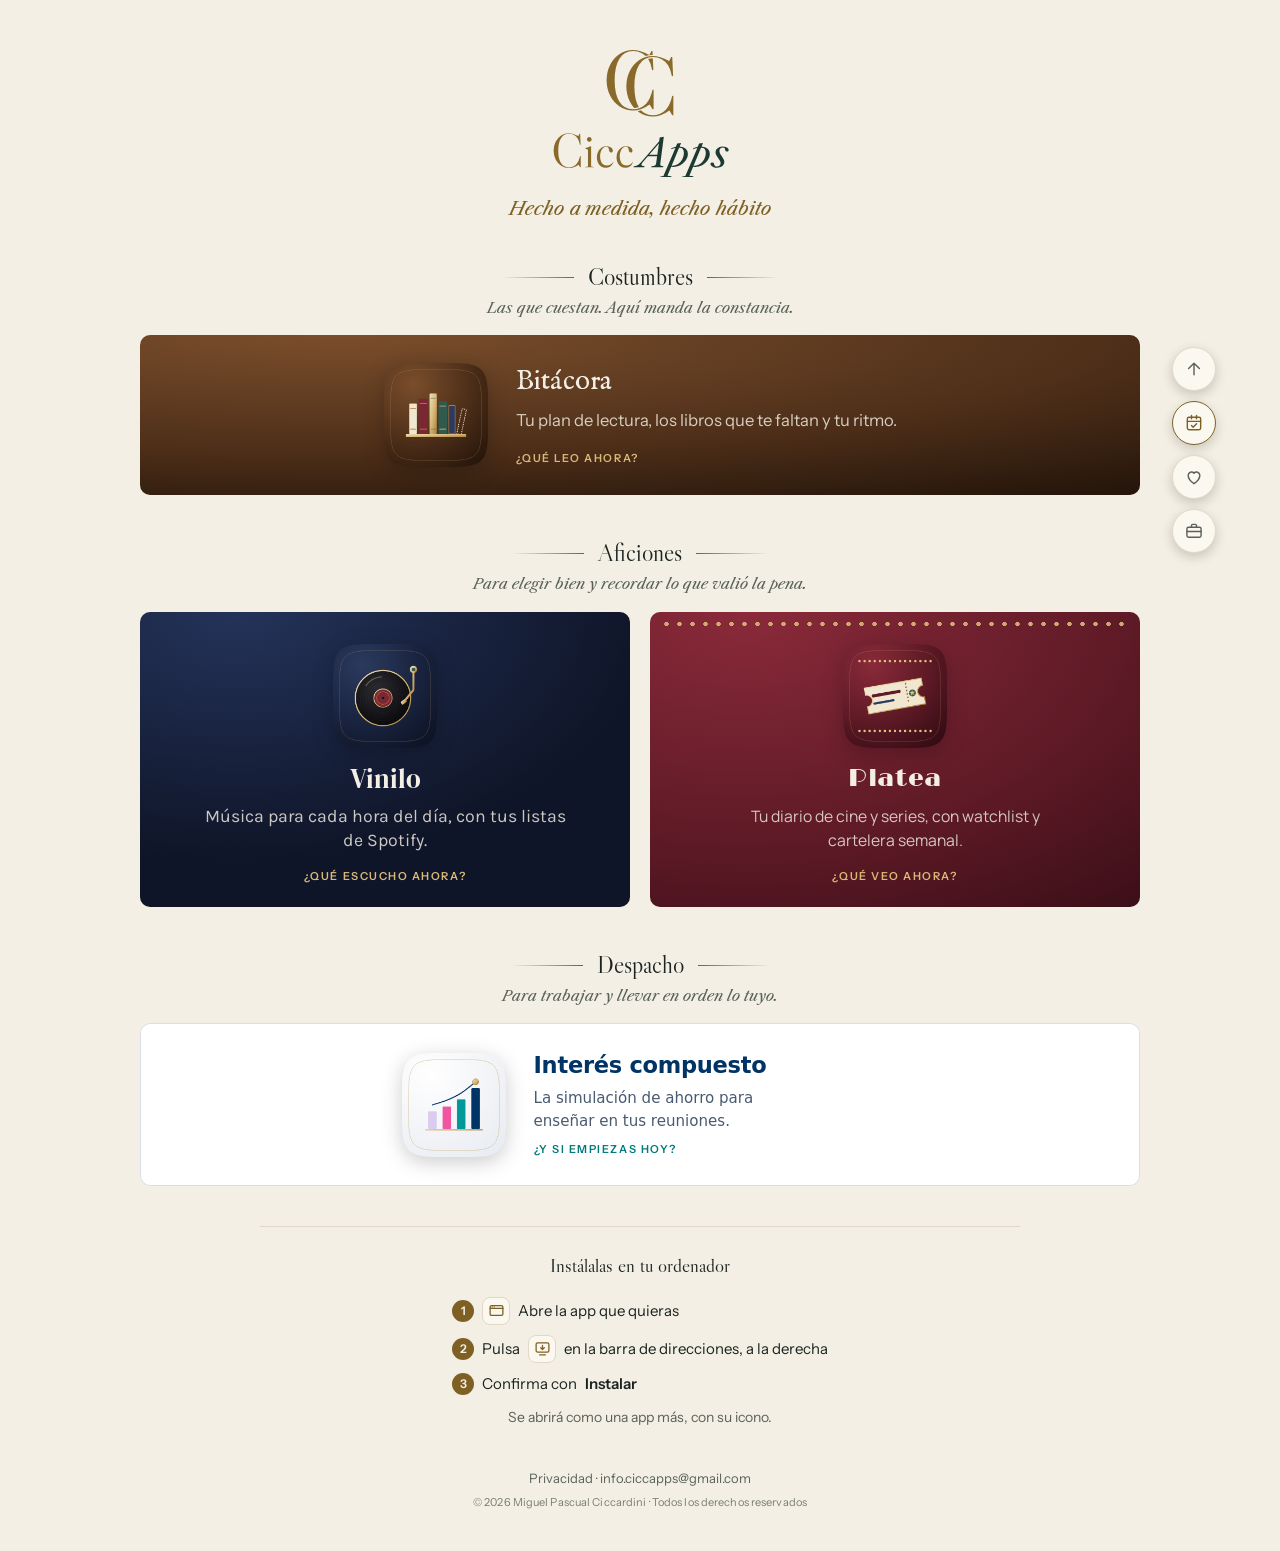
<file: index.html>
<!doctype html>
<html lang="es">
<head>
<meta charset="utf-8">
<meta name="viewport" content="width=device-width,initial-scale=1,viewport-fit=cover">
<title>CiccApps</title>
<meta name="description" content="CiccApps: hecho a medida, hecho hábito.">
<meta name="theme-color" content="#F3EFE4" media="(prefers-color-scheme: light)">
<meta name="theme-color" content="#0F1A17" media="(prefers-color-scheme: dark)">
<meta name="apple-mobile-web-app-capable" content="yes">
<meta name="mobile-web-app-capable" content="yes">
<meta name="apple-mobile-web-app-title" content="CiccApps">
<link rel="manifest" href="manifest.webmanifest">
<link rel="apple-touch-icon" href="iconos/ciccapps-180.png?v=6">
<link rel="icon" type="image/png" href="iconos/favicon-32.png">
<link rel="stylesheet" href="compartido/ciccapps.css?v=37">
<style>
/* Portada: la firma arriba, las apps en una cuadrícula de dos en dos y cómo instalarlas debajo */
* { box-sizing: border-box; }
html { -webkit-text-size-adjust: 100%; }
:root { padding-top: env(safe-area-inset-top, 0px); padding-bottom: env(safe-area-inset-bottom, 0px); }
body { margin: 0; background: var(--cc-fondo); color: var(--cc-tinta); font-family: var(--cc-sans); font-size: 16px; line-height: 1.55; }
.wrap { max-width: 1040px; margin: 0 auto; padding-block: 48px 40px; padding-left: max(20px, env(safe-area-inset-left, 0px)); padding-right: max(20px, env(safe-area-inset-right, 0px)); display: flex; flex-direction: column; gap: 40px; }
header { display: flex; flex-direction: column; align-items: center; gap: 14px; text-align: center; }
header img { width: auto; height: 132px; max-width: 82%; }
header .osc { display: none; }
@media (prefers-color-scheme: dark) { header .cla { display: none; } header .osc { display: block; } }
header p { margin: 0; text-wrap: balance; font-family: var(--cc-serif); font-style: italic; font-size: 19px; color: var(--cc-oro); }
.apps { display: grid; grid-template-columns: repeat(2, minmax(0, 1fr)); gap: 20px; }
.app { display: flex; flex-direction: column; gap: 12px; padding: 28px 18px 18px; background: var(--cc-fondo-alto); border: 1px solid var(--cc-linea); border-radius: 10px; text-decoration: none; color: inherit; transition: border-color .15s, transform .15s; min-width: 0; }
.app:hover { border-color: var(--cc-oro); transform: translateY(-2px); }
.app:focus-visible { outline: 2px solid var(--cc-oro); outline-offset: 2px; }
.app .ico { align-self: flex-start; line-height: 0; filter: drop-shadow(0 5px 10px rgba(0,0,0,.2)); }
.app img { width: 64px; height: 64px; display: block; -webkit-mask: url("data:image/svg+xml,%3Csvg xmlns='http://www.w3.org/2000/svg' viewBox='0 0 100 100'%3E%3Cpath d='M100.0 50.0L100.0 63.7L99.9 68.1L99.9 71.2L99.8 73.8L99.6 76.0L99.4 77.9L99.2 79.7L99.0 81.3L98.7 82.7L98.4 84.0L98.1 85.3L97.7 86.5L97.3 87.5L96.9 88.6L96.4 89.5L95.9 90.4L95.4 91.3L94.8 92.1L94.2 92.8L93.5 93.5L92.8 94.2L92.1 94.8L91.3 95.4L90.4 95.9L89.5 96.4L88.6 96.9L87.5 97.3L86.5 97.7L85.3 98.1L84.0 98.4L82.7 98.7L81.3 99.0L79.7 99.2L77.9 99.4L76.0 99.6L73.8 99.8L71.2 99.9L68.1 99.9L63.7 100.0L50.0 100.0L36.3 100.0L31.9 99.9L28.8 99.9L26.2 99.8L24.0 99.6L22.1 99.4L20.3 99.2L18.7 99.0L17.3 98.7L16.0 98.4L14.7 98.1L13.5 97.7L12.5 97.3L11.4 96.9L10.5 96.4L9.6 95.9L8.7 95.4L7.9 94.8L7.2 94.2L6.5 93.5L5.8 92.8L5.2 92.1L4.6 91.3L4.1 90.4L3.6 89.5L3.1 88.6L2.7 87.5L2.3 86.5L1.9 85.3L1.6 84.0L1.3 82.7L1.0 81.3L0.8 79.7L0.6 77.9L0.4 76.0L0.2 73.8L0.1 71.2L0.1 68.1L0.0 63.7L0.0 50.0L0.0 36.3L0.1 31.9L0.1 28.8L0.2 26.2L0.4 24.0L0.6 22.1L0.8 20.3L1.0 18.7L1.3 17.3L1.6 16.0L1.9 14.7L2.3 13.5L2.7 12.5L3.1 11.4L3.6 10.5L4.1 9.6L4.6 8.7L5.2 7.9L5.8 7.2L6.5 6.5L7.2 5.8L7.9 5.2L8.7 4.6L9.6 4.1L10.5 3.6L11.4 3.1L12.5 2.7L13.5 2.3L14.7 1.9L16.0 1.6L17.3 1.3L18.7 1.0L20.3 0.8L22.1 0.6L24.0 0.4L26.2 0.2L28.8 0.1L31.9 0.1L36.3 0.0L50.0 0.0L63.7 0.0L68.1 0.1L71.2 0.1L73.8 0.2L76.0 0.4L77.9 0.6L79.7 0.8L81.3 1.0L82.7 1.3L84.0 1.6L85.3 1.9L86.5 2.3L87.5 2.7L88.6 3.1L89.5 3.6L90.4 4.1L91.3 4.6L92.1 5.2L92.8 5.8L93.5 6.5L94.2 7.2L94.8 7.9L95.4 8.7L95.9 9.6L96.4 10.5L96.9 11.4L97.3 12.5L97.7 13.5L98.1 14.7L98.4 16.0L98.7 17.3L99.0 18.7L99.2 20.3L99.4 22.1L99.6 24.0L99.8 26.2L99.9 28.8L99.9 31.9L100.0 36.3Z'/%3E%3C/svg%3E") center / 100% 100% no-repeat; mask: url("data:image/svg+xml,%3Csvg xmlns='http://www.w3.org/2000/svg' viewBox='0 0 100 100'%3E%3Cpath d='M100.0 50.0L100.0 63.7L99.9 68.1L99.9 71.2L99.8 73.8L99.6 76.0L99.4 77.9L99.2 79.7L99.0 81.3L98.7 82.7L98.4 84.0L98.1 85.3L97.7 86.5L97.3 87.5L96.9 88.6L96.4 89.5L95.9 90.4L95.4 91.3L94.8 92.1L94.2 92.8L93.5 93.5L92.8 94.2L92.1 94.8L91.3 95.4L90.4 95.9L89.5 96.4L88.6 96.9L87.5 97.3L86.5 97.7L85.3 98.1L84.0 98.4L82.7 98.7L81.3 99.0L79.7 99.2L77.9 99.4L76.0 99.6L73.8 99.8L71.2 99.9L68.1 99.9L63.7 100.0L50.0 100.0L36.3 100.0L31.9 99.9L28.8 99.9L26.2 99.8L24.0 99.6L22.1 99.4L20.3 99.2L18.7 99.0L17.3 98.7L16.0 98.4L14.7 98.1L13.5 97.7L12.5 97.3L11.4 96.9L10.5 96.4L9.6 95.9L8.7 95.4L7.9 94.8L7.2 94.2L6.5 93.5L5.8 92.8L5.2 92.1L4.6 91.3L4.1 90.4L3.6 89.5L3.1 88.6L2.7 87.5L2.3 86.5L1.9 85.3L1.6 84.0L1.3 82.7L1.0 81.3L0.8 79.7L0.6 77.9L0.4 76.0L0.2 73.8L0.1 71.2L0.1 68.1L0.0 63.7L0.0 50.0L0.0 36.3L0.1 31.9L0.1 28.8L0.2 26.2L0.4 24.0L0.6 22.1L0.8 20.3L1.0 18.7L1.3 17.3L1.6 16.0L1.9 14.7L2.3 13.5L2.7 12.5L3.1 11.4L3.6 10.5L4.1 9.6L4.6 8.7L5.2 7.9L5.8 7.2L6.5 6.5L7.2 5.8L7.9 5.2L8.7 4.6L9.6 4.1L10.5 3.6L11.4 3.1L12.5 2.7L13.5 2.3L14.7 1.9L16.0 1.6L17.3 1.3L18.7 1.0L20.3 0.8L22.1 0.6L24.0 0.4L26.2 0.2L28.8 0.1L31.9 0.1L36.3 0.0L50.0 0.0L63.7 0.0L68.1 0.1L71.2 0.1L73.8 0.2L76.0 0.4L77.9 0.6L79.7 0.8L81.3 1.0L82.7 1.3L84.0 1.6L85.3 1.9L86.5 2.3L87.5 2.7L88.6 3.1L89.5 3.6L90.4 4.1L91.3 4.6L92.1 5.2L92.8 5.8L93.5 6.5L94.2 7.2L94.8 7.9L95.4 8.7L95.9 9.6L96.4 10.5L96.9 11.4L97.3 12.5L97.7 13.5L98.1 14.7L98.4 16.0L98.7 17.3L99.0 18.7L99.2 20.3L99.4 22.1L99.6 24.0L99.8 26.2L99.9 28.8L99.9 31.9L100.0 36.3Z'/%3E%3C/svg%3E") center / 100% 100% no-repeat; }
.app h3 { margin: 0; font-family: var(--cc-display); font-weight: 400; font-size: 22px; line-height: 1.15; text-wrap: balance; }
.app p { margin: 0; font-size: 14px; line-height: 1.45; color: var(--cc-tinta-suave); }
.app small { margin-top: auto; font-size: 11px; font-weight: 600; letter-spacing: .14em; text-transform: uppercase; color: var(--cc-oro); padding-top: 4px; }
.instalar { border-top: 1px solid var(--cc-linea); padding-top: 24px; display: grid; grid-template-columns: repeat(2, minmax(0, 1fr)); gap: 20px; }
.instalar h3 { margin: 0 0 6px; font-family: var(--cc-display); font-weight: 400; font-size: 19px; }
.instalar p { margin: 0; font-size: 14px; color: var(--cc-tinta-suave); }
.instalar.una { grid-template-columns: 1fr; text-align: center; justify-items: center; }
.instalar.una p { max-width: 52ch; text-wrap: pretty; }
.pasos { list-style: none; counter-reset: paso; margin: 10px auto 12px; padding: 0; display: inline-grid; gap: 10px; text-align: left; font-size: 15px; color: var(--cc-tinta); }
.pasos li { counter-increment: paso; display: flex; align-items: center; gap: 8px; flex-wrap: wrap; line-height: 1.4; }
.pasos li::before { content: counter(paso); flex: none; width: 22px; height: 22px; border-radius: 50%; display: grid; place-items: center; font: 600 12px var(--cc-sans); color: var(--cc-sobre-primario, #0F1A17); background: var(--cc-oro); }
.pasos b { font-weight: 600; }
.ico-i { display: inline-grid; place-items: center; width: 28px; height: 28px; border-radius: 8px; background: var(--cc-fondo-alto); border: 1px solid var(--cc-linea); color: var(--cc-oro); flex: none; }
.ico-i svg { width: 17px; height: 17px; fill: none; stroke: currentColor; stroke-width: 1.8; stroke-linecap: round; stroke-linejoin: round; }
.ico-i svg circle { fill: currentColor; stroke: none; }
.instalar[hidden] { display: none; }
.pie { text-align: center; font-size: 13px; color: var(--cc-tinta-suave); }
.pie { display: flex; flex-direction: column; align-items: center; gap: 6px; }
.pie p { margin: 0; }
.pie .cc-copy { margin-top: 0; }
.pie a { color: var(--cc-tinta-suave); text-decoration: none; }
.pie a:hover { color: var(--cc-oro); }

/* Cada tarjeta con la identidad de su app: su color y su letra */
.app { position: relative; overflow: hidden; border: 0; color: #F3EFE4; }
.app p { color: inherit; opacity: .82; }
.app small { color: var(--acento); }
.app:hover { border-color: transparent; box-shadow: 0 10px 24px rgba(0,0,0,.18); }
.a-bit { background: radial-gradient(130% 120% at 20% 0%, #7A4E2C, #4E2F19 60%, #26160B); --acento: #D9B878; }
.a-bit h3 { font-family: "IM Fell English", Georgia, serif; }
.a-pla { background: radial-gradient(130% 130% at 20% 0%, #8A2A3A, #5E1A26 60%, #3A0E17); --acento: #D9B878; }
.a-pla::before { content: ""; position: absolute; left: 10px; right: 10px; top: 9px; height: 6px; background: radial-gradient(circle, #D9B878 2px, transparent 2.4px) 0 0/13px 6px repeat-x; opacity: .9; }
.a-pla h3 { font-family: "Limelight", Georgia, serif; letter-spacing: .02em; }
.a-pla p, .a-vin p { font-family: "Manrope", system-ui, sans-serif; }
.a-vin { background: radial-gradient(130% 130% at 20% 0%, #24335A, #0F1528 65%); --acento: #D9B878; }
.a-vin h3 { font-family: "DM Serif Display", Georgia, serif; }
.a-vin p { font-family: "Karla", system-ui, sans-serif; }
.a-ic { background: #FFFFFF; color: #003366; box-shadow: inset 0 0 0 1px #D9DEE7; --acento: #007A7A; }
.a-ic h3 { font-family: "Segoe UI Black", "Segoe UI", "Open Sans", system-ui, sans-serif; font-weight: 800; letter-spacing: -.01em; }
.a-ic p { font-family: "Segoe UI", "Open Sans", system-ui, sans-serif; color: #4A5A70; opacity: 1; }
.app img { box-shadow: none; }
/* Tarjetas centradas, con el icono como protagonista */
.app { align-items: center; text-align: center; }
.app .ico { align-self: center; margin-bottom: 4px; }
.app img { width: 84px; height: 84px; }
.app small { align-self: center; }
/* Cada app con su letra, pero todas del mismo tamaño a la vista: se iguala la altura de las minúsculas */
.app h3 { font-size-adjust: 0.5; }
.app p { font-size-adjust: 0.53; text-wrap: pretty; }
@media (max-width: 520px) {
  .wrap { padding-block: 32px 28px; gap: 32px; }
  .app { padding: 24px 14px 14px; gap: 10px; }
  .app small { font-size: 10.5px; letter-spacing: .06em; }
  /* Del mismo tamaño que en la pantalla de inicio del iPhone (80 pt en uno de 440 pt de ancho) */
  .app img { width: min(18vw, 80px); height: min(18vw, 80px); }
  .app h3 { font-size: 19px; }
  .app p { font-size: 13px; }
  .instalar { grid-template-columns: 1fr; gap: 14px; }
}
@media (min-width: 900px) { .instalar { max-width: 760px; margin-inline: auto; width: 100%; } }
@media (prefers-reduced-motion: reduce) { .app { transition: none; } }

/* Familias: título con filetes dorados y una línea en cursiva; cada familia con su cuadrícula */
.familias { display: flex; flex-direction: column; gap: 36px; }
.familia { display: flex; flex-direction: column; gap: 16px; }
.fam-cab { display: flex; flex-direction: column; align-items: center; gap: 4px; text-align: center; }
.fam-cab h2 { margin: 0; display: flex; align-items: center; justify-content: center; gap: 14px; width: 100%; font-family: var(--cc-display); font-weight: 400; font-size: 24px; line-height: 1.2; }
.fam-cab h2::before, .fam-cab h2::after { content: ""; flex: 0 1 72px; height: 1px; background: linear-gradient(to right, transparent, var(--cc-oro)); }
.fam-cab h2::after { background: linear-gradient(to left, transparent, var(--cc-oro)); }
.fam-cab p { margin: 0; font-family: var(--cc-serif); font-style: italic; font-size: 15px; color: var(--cc-tinta-suave); text-wrap: balance; }
/* Una familia impar en el móvil: la primera app va a lo ancho (en Despacho, la última), con el icono a la izquierda, para que ninguna quede sola en su fila */
:is(.apps:not(.al-final) > .app:first-child:nth-last-child(odd), .apps.al-final > .app:last-child:nth-child(odd)) { grid-column: 1 / -1; display: grid; grid-template-columns: auto minmax(0, 1fr); column-gap: 18px; row-gap: 4px; align-items: center; text-align: left; padding: 20px 20px 18px; }
:is(.apps:not(.al-final) > .app:first-child:nth-last-child(odd), .apps.al-final > .app:last-child:nth-child(odd)) .ico { grid-row: 1 / span 3; align-self: center; margin: 0; }
:is(.apps:not(.al-final) > .app:first-child:nth-last-child(odd), .apps.al-final > .app:last-child:nth-child(odd)) small { align-self: start; justify-self: start; padding-top: 2px; }
:is(.apps:not(.al-final) > .app:first-child:nth-last-child(odd), .apps.al-final > .app:last-child:nth-child(odd)) p { text-wrap: balance; }
@media (min-width: 900px) {
  .familias { gap: 44px; }
  /* En la pantalla grande y en el ordenador cada fila llena el ancho: dos apps, mitad y mitad; una, la fila entera con el icono a la izquierda */
  .apps { display: flex; justify-content: center; gap: 20px; }
  .apps > .app { flex: 1 1 0; min-width: 0; padding: 32px 24px 22px; }
  .app img { width: 104px; height: 104px; }
  .app h3 { font-size: 26px; }
  .app p { font-size: 16px; max-width: 36ch; }
  :is(.apps:not(.al-final) > .app:first-child:nth-last-child(odd), .apps.al-final > .app:last-child:nth-child(odd)) { grid-column: auto; display: flex; flex-direction: column; align-items: center; text-align: center; padding: 28px 18px 18px; }
  :is(.apps:not(.al-final) > .app:first-child:nth-last-child(odd), .apps.al-final > .app:last-child:nth-child(odd)) .ico { margin-bottom: 4px; }
  :is(.apps:not(.al-final) > .app:first-child:nth-last-child(odd), .apps.al-final > .app:last-child:nth-child(odd)) small { align-self: center; }
  .familia .apps > .app:first-child:only-child { display: grid; grid-template-columns: auto minmax(0, max-content); column-gap: 28px; row-gap: 6px; align-items: center; justify-content: center; text-align: left; padding: 28px 32px; }
  .familia .apps > .app:first-child:only-child .ico { grid-row: 1 / span 3; margin: 0; }
  .familia .apps > .app:first-child:only-child small { align-self: start; justify-self: start; }
}
/* Barra lateral: en pantallas con una franja segura ancha a un lado (la exterior del iPhone Duo), botones para ir por familias. Igual que en Vinilo */
.rail { z-index: 40; display: none; }
.rail.si { display: flex; }
/* Con la barra lateral, los saltos dejan el título de la familia a 22px de arriba, donde Platea y Bitácora dejan sus pestañas (iOS puede difuminar ese borde) */
html.con-rail { scroll-padding-top: 22px; }
.rail button { appearance: none; width: 44px; height: 44px; border-radius: 50%; border: 1px solid var(--cc-linea); background: var(--cc-fondo-alto); color: var(--cc-tinta-suave); display: grid; place-items: center; cursor: pointer; padding: 0; box-shadow: 0 4px 12px rgba(0,0,0,.18); }
.rail button.on { color: var(--cc-oro); border-color: var(--cc-oro); }
.rail svg { width: 20px; height: 20px; fill: none; stroke: currentColor; stroke-width: 1.7; stroke-linecap: round; stroke-linejoin: round; }
</style>
</head>
<body>
<div class="wrap">
  <header>
    <img class="cla" src="iconos/logotipo-apilado-claro.svg" alt="CiccApps">
    <img class="osc" src="iconos/logotipo-apilado-oscuro.svg" alt="CiccApps">
    <p>Hecho a medida, hecho hábito</p>
  </header>

  <main class="familias">
    <section class="familia" aria-labelledby="fCos">
      <div class="fam-cab"><h2 id="fCos">Costumbres</h2><p>Las que cuestan. Aquí manda la constancia.</p></div>
      <div class="apps">
    <a class="app a-bit" href="bitacora/"><span class="ico"><img src="iconos/bitacora-192.png?v=6" alt=""></span><h3>Bitácora</h3><p>Tu plan de lectura, los libros que te faltan y tu ritmo.</p><small>¿Qué leo ahora?</small></a>
      </div>
    </section>
    <section class="familia" aria-labelledby="fAfi">
      <div class="fam-cab"><h2 id="fAfi">Aficiones</h2><p>Para elegir bien y recordar lo que valió la pena.</p></div>
      <div class="apps">
    <a class="app a-vin" href="vinilo/"><span class="ico"><img src="iconos/vinilo-192.png?v=6" alt=""></span><h3>Vinilo</h3><p>Música para cada hora del día, con tus listas de Spotify.</p><small>¿Qué escucho ahora?</small></a>
    <a class="app a-pla" href="platea/"><span class="ico"><img src="iconos/platea-192.png?v=6" alt=""></span><h3>Platea</h3><p>Tu diario de cine y series, con watchlist y cartelera semanal.</p><small>¿Qué veo ahora?</small></a>
      </div>
    </section>
    <section class="familia" aria-labelledby="fDes">
      <div class="fam-cab"><h2 id="fDes">Despacho</h2><p>Para trabajar y llevar en orden lo tuyo.</p></div>
      <!-- Interés compuesto siempre la última; Cartapacio y Cochera van antes -->
      <div class="apps al-final">
    <a class="app a-ic" href="interes-compuesto/"><span class="ico"><img src="iconos/interes-compuesto-192.png?v=6" alt=""></span><h3>Interés compuesto</h3><p>La simulación de ahorro para enseñar en tus reuniones.</p><small>¿Y si empiezas hoy?</small></a>
      </div>
    </section>
  </main>

  <section class="instalar" id="instalar" aria-label="Cómo instalar">
    <div><h3>En el móvil</h3><p>En iPhone, abre la app en Safari, pulsa Compartir y elige «Añadir a pantalla de inicio». En Android, en Chrome: menú ⋮ › «Instalar aplicación». Se abrirá a pantalla completa, con su icono.</p></div>
    <div><h3>En el ordenador</h3><p>En Chrome o Edge, pulsa el icono de instalar de la barra de direcciones. En Safari para Mac: Archivo › Añadir al Dock.</p></div>
  </section>
<script>
/* Solo la explicación que toca según el dispositivo y el navegador; si ya se abre como app instalada, no hace falta */
(function(){
  var sec=document.getElementById('instalar');if(!sec)return;
  var instalada=(window.matchMedia&&matchMedia('(display-mode: standalone)').matches)||navigator.standalone===true;
  if(instalada){sec.hidden=true;return}
  var ua=navigator.userAgent||'',pl=(navigator.userAgentData&&navigator.userAgentData.platform)||navigator.platform||'';
  var ios=/iPhone|iPad|iPod/.test(ua)||(/Mac/.test(pl)&&navigator.maxTouchPoints>1);
  var android=/Android/i.test(ua),mac=!ios&&/Mac/i.test(pl+ua),win=/Win/i.test(pl+ua);
  var edge=/Edg\//.test(ua),firefox=/Firefox|FxiOS/.test(ua),chrome=/Chrome|CriOS/.test(ua)&&!edge,safari=/Safari/.test(ua)&&!chrome&&!edge&&!firefox&&!/CriOS|FxiOS|EdgiOS/.test(ua);
  var ipad=ios&&(/iPad/.test(ua)||navigator.maxTouchPoints>1&&!/iPhone/.test(ua));
  // iconos como los del sistema, para que se reconozcan a la primera
  var I={
    compartir:'<svg viewBox="0 0 24 24"><path d="M12 3v12M8 7l4-4 4 4"/><path d="M7 10H6a1 1 0 0 0-1 1v9a1 1 0 0 0 1 1h12a1 1 0 0 0 1-1v-9a1 1 0 0 0-1-1h-1"/></svg>',
    anadir:'<svg viewBox="0 0 24 24"><rect x="4" y="4" width="16" height="16" rx="4"/><path d="M12 8v8M8 12h8"/></svg>',
    menu:'<svg viewBox="0 0 24 24"><circle cx="12" cy="5" r="1.6"/><circle cx="12" cy="12" r="1.6"/><circle cx="12" cy="19" r="1.6"/></svg>',
    menuh:'<svg viewBox="0 0 24 24"><circle cx="5" cy="12" r="1.6"/><circle cx="12" cy="12" r="1.6"/><circle cx="19" cy="12" r="1.6"/></svg>',
    instalar:'<svg viewBox="0 0 24 24"><rect x="3" y="4" width="18" height="13" rx="2"/><path d="M12 7.5v6M9.5 11l2.5 2.5 2.5-2.5M8 21h8"/></svg>',
    dock:'<svg viewBox="0 0 24 24"><rect x="3" y="4" width="18" height="16" rx="2"/><path d="M3 15h18M7 18h2M11 18h2M15 18h2"/></svg>',
    abrir:'<svg viewBox="0 0 24 24"><rect x="6" y="3" width="12" height="18" rx="3"/><path d="M11 18h2"/></svg>',
    ventana:'<svg viewBox="0 0 24 24"><rect x="3" y="5" width="18" height="14" rx="2"/><path d="M3 9h18"/><circle cx="6" cy="7" r=".9"/><circle cx="8.8" cy="7" r=".9"/></svg>'
  };
  var ico=function(n){return '<span class="ico-i" aria-hidden="true">'+I[n]+'</span>'};
  var t,pasos;
  var abre=ico(ios||android?'abrir':'ventana')+'Abre la app que quieras';
  if(ios){t=ipad?'Instálalas en tu iPad':'Instálalas en tu iPhone';
    pasos=[abre,'Pulsa '+ico('compartir')+' <b>Compartir</b>','Elige '+ico('anadir')+' <b>Añadir a pantalla de inicio</b>']}
  else if(android){t='Instálalas en tu Android';
    pasos=[abre,'Pulsa '+ico('menu')+' el menú','Elige '+ico('anadir')+' <b>'+(firefox?'Instalar':'Instalar aplicación')+'</b>']}
  else{t=mac?'Instálalas en tu Mac':win?'Instálalas en tu PC':'Instálalas en tu ordenador';
    if(safari)pasos=[abre,'En la barra de menús, pulsa <b>Archivo</b>','Elige '+ico('dock')+' <b>Añadir al Dock</b>'];
    else if(edge)pasos=[abre,'Pulsa '+ico('menuh')+' el menú','Elige <b>Aplicaciones</b> › '+ico('instalar')+' <b>Instalar este sitio</b>'];
    else if(chrome)pasos=[abre,'Pulsa '+ico('instalar')+' en la barra de direcciones, a la derecha','Confirma con <b>Instalar</b>'];
    else pasos=null}
  var html=pasos?'<ol class="pasos">'+pasos.map(function(x){return '<li>'+x+'</li>'}).join('')+'</ol><p>Se abrirá como una app más, con su icono.</p>'
    :'<p>Este navegador no instala apps. Ábrelas en Chrome'+(mac?', Safari':'')+' o Edge para tenerlas con su icono.</p>';
  sec.innerHTML='<div><h3>'+t+'</h3>'+html+'</div>';sec.classList.add('una');

})();
</script>
  <footer class="pie"><p><a href="privacidad/">Privacidad</a> · <a href="mailto:info.ciccapps@gmail.com">info.ciccapps@gmail.com</a></p><small class="cc-copy"><span>© 2026 Miguel Pascual Ciccardini</span><span class="cc-copy-sep"> · </span><span>Todos los derechos reservados</span></small></footer>
</div>
<script src="compartido/rail.js?v=6"></script>
<nav class="rail" id="rail" aria-label="Ir a">
  <button type="button" data-ir="arriba" aria-label="Arriba" title="Arriba"><svg viewBox="0 0 24 24"><path d="M12 19V5M5.5 11.5L12 5l6.5 6.5"/></svg></button>
  <button type="button" data-ir="fCos" aria-label="Costumbres" title="Costumbres"><svg viewBox="0 0 24 24"><rect x="4" y="5" width="16" height="15" rx="2"/><path d="M4 10h16M9 3v4M15 3v4M9 15l2 2 4-4"/></svg></button>
  <button type="button" data-ir="fAfi" aria-label="Aficiones" title="Aficiones"><svg viewBox="0 0 24 24"><path d="M12 20s-7-4.4-7-10a4 4 0 0 1 7-2.6A4 4 0 0 1 19 10c0 5.6-7 10-7 10z"/></svg></button>
  <button type="button" data-ir="fDes" aria-label="Despacho" title="Despacho"><svg viewBox="0 0 24 24"><rect x="3.5" y="7.5" width="17" height="12" rx="2"/><path d="M9 7.5v-2A1.5 1.5 0 0 1 10.5 4h3A1.5 1.5 0 0 1 15 5.5v2M3.5 12.5h17"/></svg></button>
</nav>
<script>
// Barra lateral: dónde va en cada pantalla lo decide compartido/rail.js
(() => {
  const r = document.getElementById("rail");
  ccRail(r, { junto: () => document.querySelector(".wrap") });
  const fam = id => document.getElementById(id).closest("section");
  r.onclick = e => { const b = e.target.closest("[data-ir]"); if (!b) return; const d = b.dataset.ir;
    scrollTo(scrollX, scrollY); // corta la inercia del dedo, que en iOS se come el salto
    if (d === "arriba") scrollTo({ top: 0, behavior: "smooth" }); else fam(d).scrollIntoView({ behavior: "smooth", block: "start" }); };
  // marca la familia que se está viendo
  const ids = ["fCos", "fAfi", "fDes"], marca = () => { const y = innerHeight * .35; let act = "arriba";
    ids.forEach(id => { if (fam(id).getBoundingClientRect().top < y) act = id; });
    r.querySelectorAll("[data-ir]").forEach(b => b.classList.toggle("on", b.dataset.ir === act)); };
  addEventListener("scroll", marca, { passive: true }); marca();
})();
</script>
<script>if ("serviceWorker" in navigator) navigator.serviceWorker.register("/sw.js").catch(() => {});</script>
<script src="compartido/actualizar.js?v=3"></script>
</body>
</html>
</file>
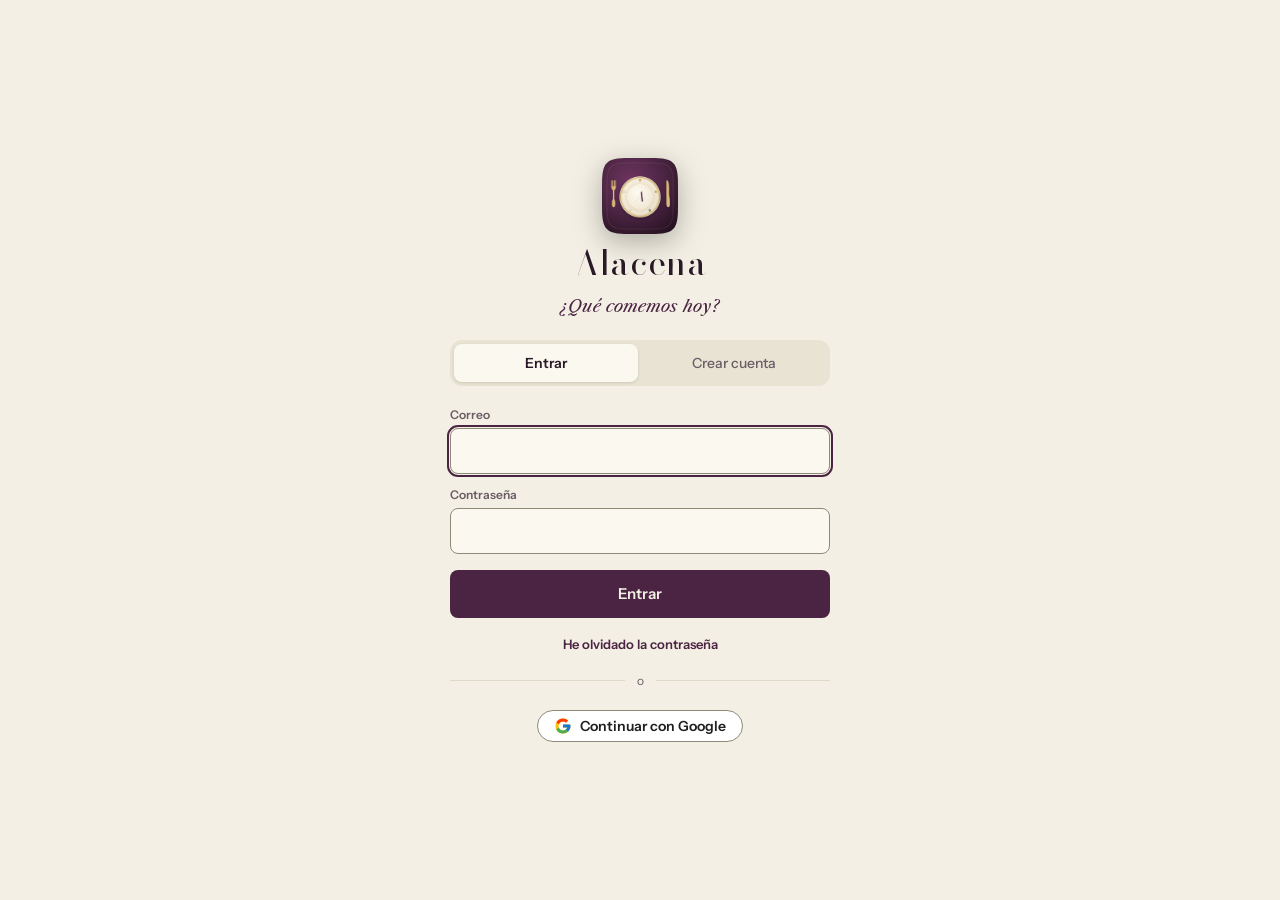
<file: alacena/index.html>
<!doctype html>
<html lang="es">
<head>
<meta charset="utf-8">
<meta name="viewport" content="width=device-width,initial-scale=1,viewport-fit=cover">
<title>Alacena</title>
<meta name="description" content="Tu plan de comidas, tus recetas y tu compra. Una CiccApp.">
<meta name="theme-color" content="#F3EFE4" media="(prefers-color-scheme: light)">
<meta name="theme-color" content="#120C15" media="(prefers-color-scheme: dark)">
<meta name="apple-mobile-web-app-capable" content="yes">
<meta name="mobile-web-app-capable" content="yes">
<meta name="apple-mobile-web-app-title" content="Alacena">
<meta name="apple-mobile-web-app-status-bar-style" content="default">
<link rel="manifest" href="manifest.webmanifest">
<link rel="apple-touch-icon" href="../iconos/alacena-180.png?v=1">
<link rel="icon" type="image/png" href="../iconos/alacena-192.png?v=1">
<link rel="stylesheet" href="../compartido/ciccapps.css?v=37">
<style>
/* Alacena: una carta de restaurante clásica. Mantel de vichy berenjena, plato de porcelana con filete de oro y cubertería de plata.
   La cabecera va dentro del mantel, con el plato: una sola pieza. Debajo, la carta del día; en el ordenador, en dos columnas. */
@font-face{font-family:"Bodoni Moda";src:url("../compartido/fuentes/BodoniModa-var.woff2") format("woff2");font-weight:400 900;font-display:swap}
@font-face{font-family:"Bodoni Moda";src:url("../compartido/fuentes/BodoniModa-var-i.woff2") format("woff2");font-weight:400;font-style:italic;font-display:swap}
@font-face{font-family:"Figtree";src:url("../compartido/fuentes/Figtree-var.woff2") format("woff2");font-weight:400 600;font-display:swap}
@font-face{font-family:"IBM Plex Mono";src:url("../compartido/fuentes/IBMPlexMono-500.woff2") format("woff2");font-weight:500;font-display:swap}
:root{
  --fondo:#F3EFE4;--alto:#FBF8F0;--hundido:#E9E3D3;--linea:#E0D9C8;--linea-f:#8F8A78;--tinta:#2A1A27;--suave:#6A5D66;
  --oro:#B8954A;--oro-t:#7E6024;--app-t:#4A2442;--prim:#4A2442;--sobre-prim:#F3EFE4;--exito:#2F6B45;--aviso:#8E5410;
  --lino:#ECE4D6;--vichy:rgba(74,36,66,.045);--servilleta:#FBF8F1;--velo:rgba(0,0,0,0);
  --sombra:0 1px 2px rgba(42,26,39,.06),0 8px 24px rgba(42,26,39,.06);
  --f-tit:"Bodoni Moda",Georgia,serif;--f-txt:"Figtree",system-ui,-apple-system,"Segoe UI",sans-serif;--f-mono:"IBM Plex Mono",ui-monospace,Menlo,monospace;
}
@media (prefers-color-scheme:dark){:root:not([data-theme="light"]){
  --fondo:#120C15;--alto:#1C1420;--hundido:#261B2B;--linea:#33263A;--linea-f:#6E5E72;--tinta:#EDE6D3;--suave:#AA9EAA;
  --oro-t:#D9B878;--app-t:#C99BC0;--prim:#E0A23C;--sobre-prim:#120C15;--exito:#6FBF8A;--aviso:#E0A25A;
  --lino:#241A28;--vichy:rgba(201,155,192,.035);--servilleta:#E6DFD3;--velo:rgba(18,12,21,.10);
  --sombra:0 1px 2px rgba(0,0,0,.4),0 8px 24px rgba(0,0,0,.35);color-scheme:dark}}
:root[data-theme="dark"]{
  --fondo:#120C15;--alto:#1C1420;--hundido:#261B2B;--linea:#33263A;--linea-f:#6E5E72;--tinta:#EDE6D3;--suave:#AA9EAA;
  --oro-t:#D9B878;--app-t:#C99BC0;--prim:#E0A23C;--sobre-prim:#120C15;--exito:#6FBF8A;--aviso:#E0A25A;
  --lino:#241A28;--vichy:rgba(201,155,192,.035);--servilleta:#E6DFD3;--velo:rgba(18,12,21,.10);
  --sombra:0 1px 2px rgba(0,0,0,.4),0 8px 24px rgba(0,0,0,.35);color-scheme:dark}
*{box-sizing:border-box}
html{-webkit-text-size-adjust:100%}
body{margin:0;background:var(--fondo);color:var(--tinta);font-family:var(--f-txt);font-size:16px;line-height:1.5}
body::before{content:"";position:fixed;inset:0 0 auto;height:env(safe-area-inset-top,0px);z-index:10;background:var(--fondo)}
[hidden]{display:none!important}
button,input,select,textarea{font:inherit;color:inherit}
:focus-visible{outline:2px solid var(--oro-t);outline-offset:2px}
.wrap{max-width:1120px;margin:0 auto;padding:calc(env(safe-area-inset-top,0px) + 20px) max(20px,env(safe-area-inset-right,0px)) 32px max(20px,env(safe-area-inset-left,0px));display:flex;flex-direction:column;gap:28px}
.cargando{padding:96px 0;text-align:center;color:var(--suave);font-family:var(--f-tit);font-style:italic;font-size:18px}
.mono{font-family:var(--f-mono);font-variant-numeric:tabular-nums}
.ojo{font-size:11px;line-height:16px;font-weight:600;letter-spacing:.14em;text-transform:uppercase;color:var(--suave)}
.ojo.oro{color:var(--oro-t)}
h2.tit{margin:0;font-family:var(--f-tit);font-weight:500;font-size:28px;line-height:32px;text-wrap:balance}
.suave{color:var(--suave)}
.p{margin:0}
.pila{display:flex;flex-direction:column;gap:12px}
.pila.g8{gap:8px}.pila.g24{gap:24px}
.tarjeta{display:flex;flex-direction:column;gap:12px;padding:16px;border:1px solid var(--linea);border-radius:8px;background:var(--alto)}
.aviso{padding:16px 18px;border-radius:8px;background:var(--hundido);font-size:14px;line-height:21px;text-wrap:pretty}
/* el aviso de salud, discreto: texto suelto, sin tarjeta */
.aviso-nutri{font-size:13.5px;line-height:20px;color:var(--suave)}
.aviso-nutri strong{font-weight:600;color:var(--tinta)}
/* el título grande de la marca: a este tamaño Bodoni deja los trazos finos casi invisibles; se usa un tamaño óptico menor */
.marca{font-family:var(--f-tit);font-weight:600;font-variation-settings:"opsz" 30}
.aviso strong{font-weight:600}

/* botones */
.btn{min-height:44px;border-radius:8px;font-size:14px;font-weight:600;cursor:pointer;padding:0 14px;border:1px solid var(--linea-f);background:transparent;color:var(--tinta);display:inline-flex;align-items:center;justify-content:center;gap:6px;text-decoration:none;text-align:center;line-height:1.2}
.btn.prim{background:var(--prim);color:var(--sobre-prim);border-color:var(--prim)}
.btn.grande{min-height:48px;font-size:15px}
.btn[disabled]{opacity:.55;cursor:default}
.fila2{display:grid;grid-template-columns:repeat(2,minmax(0,1fr));gap:8px}
.fila3{display:grid;grid-template-columns:repeat(3,minmax(0,1fr));gap:8px}
.enlace{border:0;background:none;padding:6px;color:var(--suave);font-size:13px;font-weight:600;cursor:pointer;text-decoration:underline;text-underline-offset:3px}
.pildora{display:inline-flex;align-items:center;min-height:30px;padding:4px 12px;border-radius:999px;border:1px solid var(--linea-f);font-size:12.5px;font-weight:600;color:var(--app-t);white-space:nowrap}
.pildora.tenue{border-color:var(--linea);color:var(--suave);font-weight:500}

/* pestañas: abajo en el móvil, arriba y centradas en el ordenador */
.pestanas{position:fixed;left:0;right:0;bottom:0;z-index:8;display:grid;grid-template-columns:repeat(5,minmax(0,1fr));background:var(--fondo);border-top:1px solid var(--linea);padding:0 max(8px,env(safe-area-inset-right,0px)) env(safe-area-inset-bottom,0px) max(8px,env(safe-area-inset-left,0px))}
.pest{display:flex;flex-direction:column;align-items:center;justify-content:center;gap:2px;min-height:56px;border:0;background:transparent;color:var(--suave);font-size:11px;font-weight:600;cursor:pointer;padding:0}
.pest[aria-current="page"]{color:var(--app-t)}
body.con-pestanas{padding-bottom:calc(64px + env(safe-area-inset-bottom,0px))}
@media (min-width:900px){
  body.con-pestanas{padding-bottom:0}
  .pestanas{position:static;width:100%;max-width:640px;margin:0 auto;gap:4px;padding:4px;border:0;border-radius:12px;background:var(--hundido)}
  .pest{flex-direction:row;min-height:44px;border-radius:8px;font-size:14px}
  .pest svg{display:none}
  .pest[aria-current="page"]{background:var(--alto);color:var(--tinta);box-shadow:0 1px 3px rgba(0,0,0,.12)}
}

/* la pieza: mantel con la cabecera y el plato */
.mantel{position:relative;border-radius:12px;overflow:hidden;line-height:0;background-color:var(--lino);background-image:radial-gradient(ellipse 75% 70% at 50% 52%,rgba(0,0,0,0) 55%,rgba(0,0,0,.16) 100%),linear-gradient(90deg,var(--vichy) 50%,transparent 50%),linear-gradient(var(--vichy) 50%,transparent 50%);background-size:100% 100%,14px 14px,14px 14px}
.mantel header{line-height:normal;display:flex;flex-direction:column;align-items:center;gap:6px;text-align:center;padding:30px 20px 0}
.mantel .fecha{font-family:var(--f-tit);font-size:13px;line-height:18px;font-weight:500;letter-spacing:.2em;color:var(--oro-t);text-transform:uppercase}
.mantel h1{margin:0;font-family:var(--f-tit);font-weight:600;font-variation-settings:"opsz" 30;font-size:clamp(50px,15vw,64px);line-height:1.02;letter-spacing:.01em;color:var(--app-t)}
.mantel .lema{margin:0;font-family:var(--f-tit);font-style:italic;font-size:22px;line-height:28px;color:var(--oro-t)}
.mantel svg.plato{width:100%;height:auto;display:block}
.alh-plato{font-family:var(--f-tit);font-size:11px;line-height:15px;color:#2A1A27;text-align:center;text-wrap:balance;display:-webkit-box;-webkit-box-orient:vertical;-webkit-line-clamp:2;overflow:hidden;hyphens:none}
.leyenda{margin:0;font-size:13px;line-height:19px;color:var(--suave);text-wrap:pretty}

/* hoy */
.dos{display:flex;flex-wrap:wrap;gap:32px;align-items:flex-start}
.dos>.col{flex:1 1 340px;min-width:0;display:flex;flex-direction:column;gap:24px}
.cifras{display:grid;grid-template-columns:repeat(3,minmax(0,1fr));border:1px solid var(--linea);border-radius:8px;background:var(--alto)}
.cifras div{display:flex;flex-direction:column;gap:2px;padding:12px;min-width:0}
.cifras div+div{border-left:1px solid var(--linea)}
.cifras b{font-family:var(--f-mono);font-weight:500;font-size:clamp(16px,5.1vw,20px);line-height:26px;white-space:nowrap}
.cifras span{font-size:12px;line-height:16px;color:var(--suave)}
.carta{display:flex;flex-direction:column;border:1px solid var(--linea);border-radius:8px;background:var(--alto);overflow:hidden}
.comida{display:grid;grid-template-columns:52px minmax(0,1fr);gap:4px 12px;padding:16px;border-top:1px solid var(--linea)}
.comida:first-child{border-top:0}
.comida .hora{font-family:var(--f-mono);font-size:13px;line-height:22px;color:var(--suave)}
.comida .cab{display:flex;justify-content:space-between;align-items:baseline;gap:8px}
.comida .nom{font-family:var(--f-tit);font-size:12.5px;line-height:22px;letter-spacing:.2em;text-transform:uppercase;color:var(--app-t)}
.comida .est{font-size:12px;line-height:22px;font-weight:600;white-space:nowrap}
.comida .est.hecha{color:var(--exito)}.comida .est.proxima{color:var(--aviso)}.comida .est.pendiente,.comida .est.fuera{color:var(--suave)}
.comida .plato{border:0;background:none;padding:0;text-align:left;cursor:pointer;font-size:15px;line-height:21px;color:var(--tinta)}
.comida .meta{font-size:13px;line-height:19px;color:var(--suave)}
.comida .acc{grid-column:1/-1;display:grid;grid-template-columns:minmax(0,1fr) minmax(0,1fr) minmax(0,1.3fr);gap:8px;margin-top:8px}
.comida .acc .btn{padding-left:6px;padding-right:6px;white-space:nowrap}
.comida .acc.dos-b{grid-template-columns:repeat(2,minmax(0,1fr))}
.art .pto{width:8px;height:8px;border-radius:50%;background:var(--oro-t);justify-self:center;align-self:center}
.tiendas{display:grid;grid-template-columns:repeat(2,minmax(0,1fr));gap:8px}
.tiendas div{display:flex;flex-direction:column;padding:12px;border-radius:8px;background:var(--hundido);min-width:0}
.tiendas b{font-size:14px;font-weight:600}.tiendas span{font-size:13px;color:var(--suave)}

/* semana */
.dia{display:flex;flex-direction:column;border:1px solid var(--linea);border-radius:8px;background:var(--alto);overflow:hidden}
.dia>.cab{display:flex;justify-content:space-between;align-items:baseline;gap:8px;padding:12px 16px;background:var(--hundido)}
.dia>.cab b{font-family:var(--f-tit);font-weight:500;font-size:19px}
.dia>.cab span{font-family:var(--f-mono);font-size:12.5px;color:var(--suave)}
.dia.hoy>.cab b::after{content:" · hoy";font-family:var(--f-tit);font-style:italic;color:var(--oro-t)}
.linea{display:grid;grid-template-columns:112px minmax(0,1fr);gap:12px;padding:10px 16px;border-top:1px solid var(--linea);align-items:baseline;width:100%;border-left:0;border-right:0;border-bottom:0;background:none;text-align:left;cursor:pointer}
.linea:first-of-type{border-top:0}
.linea .nom{font-family:var(--f-tit);font-size:11.5px;letter-spacing:.16em;text-transform:uppercase;color:var(--app-t)}
.linea .pl{font-size:14.5px;line-height:20px}
.semanas-grid{display:grid;grid-template-columns:repeat(auto-fill,minmax(min(320px,100%),1fr));gap:16px}
@media (max-width:420px){.linea{grid-template-columns:92px minmax(0,1fr)}}

/* compra */
.seccion{display:flex;flex-direction:column;border:1px solid var(--linea);border-radius:8px;background:var(--alto);overflow:hidden}
.seccion h3{margin:0;padding:10px 16px;background:var(--hundido);font-family:var(--f-tit);font-weight:500;font-size:17px;display:flex;justify-content:space-between;gap:8px}
.seccion h3 span{font-family:var(--f-txt);font-size:12.5px;color:var(--suave);font-weight:500}
.art{display:grid;grid-template-columns:28px minmax(0,1fr) auto;gap:10px;align-items:center;padding:10px 16px;border-top:1px solid var(--linea);cursor:pointer}
.seccion h3+.art{border-top:0}
.art input{width:20px;height:20px;margin:0;accent-color:var(--prim)}
.art .n{font-size:15px;line-height:20px}
.art .c{font-family:var(--f-mono);font-size:13px;color:var(--suave);white-space:nowrap}
.art.ok .n,.art.ok .c{text-decoration:line-through;color:var(--suave)}
.campo{font-size:16px;padding:11px 12px;border:1px solid var(--linea-f);border-radius:6px;background:var(--alto);color:var(--tinta);width:100%;min-width:0}
.campo::placeholder{color:var(--suave);opacity:1}
.anadir{display:grid;grid-template-columns:minmax(0,1fr) auto;gap:8px}

/* catálogo */
.cat{display:grid;grid-template-columns:minmax(0,1fr) auto;gap:4px 12px;padding:12px 16px;border-top:1px solid var(--linea);align-items:center}
.cat:first-child{border-top:0}
.cat .n{font-size:14.5px;line-height:20px}
.cat .m{font-family:var(--f-mono);font-size:12px;color:var(--suave)}
.cat a{grid-row:1/3;grid-column:2}

/* cuestionario */
.cue{max-width:560px;width:100%;margin:0 auto;display:flex;flex-direction:column;gap:24px;padding-bottom:96px}
.cue .barra{height:4px;border-radius:2px;background:var(--hundido);overflow:hidden}
.cue .barra div{height:100%;background:var(--oro);transition:width .3s}
.cue .preg{display:flex;flex-direction:column;gap:8px}
.cue .preg>b{font-size:14px;line-height:20px;font-weight:600}
.cue .ayuda{font-size:13px;line-height:19px;color:var(--suave)}
.cue .nota{font-size:13px;line-height:19px;color:var(--oro-t)}
.cue .error{font-size:13px;line-height:19px;color:var(--aviso);font-weight:600}
.ops{display:grid;gap:8px}
.chip,.op{min-height:44px;padding:8px 4px;border:1px solid var(--linea-f);background:var(--alto);color:var(--tinta);font-size:14px;font-weight:500;line-height:1.2;cursor:pointer;min-width:0;border-radius:999px}
.op{border-radius:8px;text-align:left;padding:8px 12px}
.chip[aria-pressed="true"],.op[aria-pressed="true"]{background:var(--prim);color:var(--sobre-prim);border-color:var(--prim)}
.campos{display:grid;gap:8px}
.campos label{display:flex;flex-direction:column;gap:4px;min-width:0}
.campos label span{font-size:12px;line-height:16px;font-weight:600;color:var(--suave)}
.navcue{position:fixed;left:0;right:0;bottom:0;z-index:8;background:var(--fondo);border-top:1px solid var(--linea);padding:12px max(20px,env(safe-area-inset-right,0px)) calc(16px + env(safe-area-inset-bottom,0px)) max(20px,env(safe-area-inset-left,0px))}
.navcue>div{max-width:560px;margin:0 auto;display:grid;grid-template-columns:repeat(2,minmax(0,1fr));gap:8px}
.eleccion{display:flex;flex-direction:column;gap:4px;text-align:left;padding:16px;border-radius:8px;background:var(--alto);color:var(--tinta);cursor:pointer;border:1px solid var(--linea)}
.eleccion.oro{border-color:var(--oro);box-shadow:var(--sombra)}
.eleccion b{font-family:var(--f-tit);font-weight:500;font-size:20px;line-height:25px}
.eleccion span{font-size:14px;line-height:21px;color:var(--suave)}
.subida{display:flex;flex-direction:column;align-items:center;gap:16px;padding:24px 16px;border:1.5px dashed var(--linea-f);border-radius:12px;background:var(--alto);text-align:center}
.archivos{display:flex;flex-direction:column;gap:6px;width:100%}
.archivos div{display:flex;justify-content:space-between;gap:8px;align-items:center;font-size:14px;padding:8px 12px;border:1px solid var(--linea);border-radius:6px;text-align:left}
.archivos div span{overflow:hidden;text-overflow:ellipsis;white-space:nowrap;min-width:0}
.resumen{display:flex;flex-direction:column;border:1px solid var(--linea);border-radius:8px;background:var(--alto);overflow:hidden}
.resumen div{display:flex;flex-direction:column;gap:2px;padding:12px 16px;border-top:1px solid var(--linea)}
.resumen div:first-child{border-top:0}
.resumen b{font-size:12px;line-height:16px;font-weight:600;color:var(--suave)}
.resumen span{font-size:14px;line-height:20px}
.creando{display:flex;flex-direction:column;align-items:center;gap:20px;text-align:center;padding:56px 0 24px}
.creando svg{animation:girar 9s linear infinite}
@keyframes girar{to{transform:rotate(360deg)}}
@media (prefers-reduced-motion:reduce){.creando svg{animation:none}}
.creando p{margin:0;font-family:var(--f-tit);font-style:italic;font-size:19px;color:var(--oro-t);min-height:28px}
.macro{display:grid;grid-template-columns:repeat(4,minmax(0,1fr));border:1px solid var(--linea);border-radius:8px;background:var(--alto)}
.macro div{display:flex;flex-direction:column;align-items:center;padding:12px 4px;min-width:0}
.macro div+div{border-left:1px solid var(--linea)}
.macro b{font-family:var(--f-mono);font-weight:500;font-size:18px;white-space:nowrap}
.macro span{font-size:12px;color:var(--suave)}

/* ventanas emergentes: la pieza común de ciccapps.css (.cc-velo > .cc-hoja > .cc-cab); aquí, sus colores y el contenido */
.cc-hoja{background:var(--fondo);color:var(--tinta);box-shadow:0 -8px 30px rgba(0,0,0,.25)}
.cc-sub{color:var(--suave);text-wrap:balance}
.cc-cab h2{font-family:var(--f-tit);font-weight:500;font-size:24px;line-height:29px;text-wrap:balance}
.cc-cerrar{color:var(--suave)}
.hoja-cuerpo{display:flex;flex-direction:column;gap:16px;padding-top:10px}
.hoja-cuerpo ol{margin:0;padding-left:22px;display:flex;flex-direction:column;gap:8px;font-size:15px;line-height:22px}
.hoja-cuerpo ul{margin:0;padding-left:20px;font-size:15px;line-height:22px}
.toast{position:fixed;left:50%;bottom:calc(80px + env(safe-area-inset-bottom,0px));transform:translateX(-50%);background:var(--tinta);color:var(--fondo);padding:10px 16px;border-radius:8px;font-size:14px;z-index:30;max-width:calc(100% - 40px);text-align:center}
.pie{display:flex;flex-direction:column;align-items:center;gap:8px;text-align:center}
.pie .aviso-pie{margin:0;max-width:60ch;text-wrap:balance;font-size:13px;line-height:19px;color:var(--suave)}
/* el pie va dentro de la columna, que ya deja la franja segura: sin margen propio, para que quede centrado con el resto */
.cc-firma{padding-top:12px}
#app .cc-firma{padding-left:0;padding-right:0}
/* barra lateral: solo en la pantalla exterior del Duo, cuando la franja segura de la derecha deja sitio (44 px) */
.rail{z-index:9;display:none}
body.con-pestanas .rail.si{display:flex}
/* el Duo plegado difumina el borde de arriba aunque la franja segura sea 0: se baja el contenido */
/* Con la franja lateral (pantalla exterior del Duo): el contenido empieza a 20 px de arriba y los saltos dejan el mismo aire, como en Platea y la portada */
html.con-rail{scroll-padding-top:20px}
.rail button{appearance:none;width:44px;height:44px;border-radius:50%;border:1px solid var(--linea);background:var(--alto);color:var(--suave);display:grid;place-items:center;cursor:pointer;padding:0;box-shadow:0 4px 12px rgba(0,0,0,.18)}
.rail button.on{color:var(--app-t);border-color:var(--app-t)}
.rail svg{width:20px;height:20px;fill:none;stroke:currentColor;stroke-width:1.7;stroke-linecap:round;stroke-linejoin:round}
@media (max-width:560px){.cc-copy .cc-copy-sep{display:none}.cc-copy span{display:block}}
</style>
</head>
<body>
<div class="wrap" id="app"><p class="cargando">Poniendo la mesa…</p></div>
<nav class="pestanas" id="pestanas" aria-label="Secciones" hidden></nav>
<nav class="rail" id="rail" aria-label="Ir a"></nav>
<div id="hojas"></div>
<div class="toast" id="toast" hidden></div>

<script src="../compartido/supabase.js"></script>
<script src="../compartido/cuenta.js?v=20"></script>
<script src="../compartido/rail.js?v=6"></script>
<script>
"use strict";
/* ---------- utilidades ---------- */
const $=id=>document.getElementById(id);
const esc=s=>String(s==null?"":s).replace(/[&<>"]/g,c=>({"&":"&amp;","<":"&lt;",">":"&gt;",'"':"&quot;"}[c]));
const fmt=n=>Number(n||0).toLocaleString("es-ES");
let tmToast;function toast(t){const e=$("toast");e.textContent=t;e.hidden=false;clearTimeout(tmToast);tmToast=setTimeout(()=>e.hidden=true,2600)}
const ISO=d=>d.getFullYear()+"-"+String(d.getMonth()+1).padStart(2,"0")+"-"+String(d.getDate()).padStart(2,"0");
const LETRAS="DLMXJVS"; // getDay(): 0 = domingo
const DIAS=["L","M","X","J","V","S","D"];
const NOMBRE_DIA={L:"Lunes",M:"Martes",X:"Miércoles",J:"Jueves",V:"Viernes",S:"Sábado",D:"Domingo"};
const DIA_COMPRA={L:"El lunes",M:"El martes",X:"El miércoles",J:"El jueves",V:"El viernes",S:"El sábado",D:"El domingo"};
const MESES=["enero","febrero","marzo","abril","mayo","junio","julio","agosto","septiembre","octubre","noviembre","diciembre"];
function hoyFecha(){return new Date()}
function lunesDe(d){const x=new Date(d);const k=(x.getDay()+6)%7;x.setDate(x.getDate()-k);x.setHours(0,0,0,0);return x}
const ORIGEN=()=>PLAN&&PLAN.origen==="nutricionista"?"De tu nutricionista":"Con IA";
function fechaDeLetra(l){const x=lunesDe(hoyFecha());x.setDate(x.getDate()+DIAS.indexOf(l));return x}
const ORDEN_SECCIONES=["Fruta y verdura","Panadería","Carne","Pescado","Charcutería y quesos","Lácteos y huevos","Despensa","Bebidas","Otros","Congelados"];

/* ---------- estado ---------- */
let sb=null,USUARIO=null;
let PERFIL=null;      // respuestas del cuestionario
let PLAN=null;        // plan activo
let REG={};           // registro de la semana: "fecha|comida" -> fila
let COMPRA={marcados:[],extra:[]};
let RECETAS={};       // caché de recetas del plan
let CAT=null;         // catálogo de Wetaca y Knoweats
let VISTA="hoy";
let CUE=null;         // estado del cuestionario cuando está abierto

/* ---------- la pieza: plato del día ---------- */
const PLATO_SVG="<defs><pattern id=\"alhVichy\" width=\"16\" height=\"16\" patternUnits=\"userSpaceOnUse\"><rect width=\"8\" height=\"16\" style=\"fill: var(--vichy)\"><\/rect><rect width=\"16\" height=\"8\" style=\"fill: var(--vichy)\"><\/rect><\/pattern><pattern id=\"alhTrama\" width=\"3\" height=\"3\" patternUnits=\"userSpaceOnUse\"><path d=\"M0 0.5H3M0.5 0V3\" stroke=\"#000000\" stroke-opacity=\".035\" stroke-width=\".6\"><\/path><\/pattern><radialGradient id=\"alhVineta\" cx=\"50%\" cy=\"48%\" r=\"70%\"><stop offset=\".55\" stop-color=\"#000000\" stop-opacity=\"0\"><\/stop><stop offset=\"1\" stop-color=\"#000000\" stop-opacity=\".22\"><\/stop><\/radialGradient><filter id=\"alhSombra\" x=\"-30%\" y=\"-30%\" width=\"160%\" height=\"160%\"><feGaussianBlur in=\"SourceAlpha\" stdDeviation=\"2.6\"><\/feGaussianBlur><feOffset dx=\"2.5\" dy=\"4\"><\/feOffset><feComponentTransfer><feFuncA type=\"linear\" slope=\".32\"><\/feFuncA><\/feComponentTransfer><feMerge><feMergeNode><\/feMergeNode><feMergeNode in=\"SourceGraphic\"><\/feMergeNode><\/feMerge><\/filter><filter id=\"alhSombraPlato\" x=\"-20%\" y=\"-20%\" width=\"140%\" height=\"140%\"><feGaussianBlur in=\"SourceAlpha\" stdDeviation=\"6\"><\/feGaussianBlur><feOffset dx=\"3\" dy=\"8\"><\/feOffset><feComponentTransfer><feFuncA type=\"linear\" slope=\".30\"><\/feFuncA><\/feComponentTransfer><feMerge><feMergeNode><\/feMergeNode><feMergeNode in=\"SourceGraphic\"><\/feMergeNode><\/feMerge><\/filter><filter id=\"alhBrillo\"><feGaussianBlur stdDeviation=\"2.2\"><\/feGaussianBlur><\/filter><linearGradient id=\"alhPlata\" x1=\"0\" y1=\"0\" x2=\"1\" y2=\"0\"><stop offset=\"0\" stop-color=\"#6F757C\"><\/stop><stop offset=\".22\" stop-color=\"#C9CED3\"><\/stop><stop offset=\".40\" stop-color=\"#F7F9FA\"><\/stop><stop offset=\".55\" stop-color=\"#D4D8DC\"><\/stop><stop offset=\".82\" stop-color=\"#9AA0A6\"><\/stop><stop offset=\"1\" stop-color=\"#5F656B\"><\/stop><\/linearGradient><linearGradient id=\"alhPlataV\" x1=\"0\" y1=\"0\" x2=\"0\" y2=\"1\"><stop offset=\"0\" stop-color=\"#FFFFFF\" stop-opacity=\".0\"><\/stop><stop offset=\".5\" stop-color=\"#FFFFFF\" stop-opacity=\".25\"><\/stop><stop offset=\"1\" stop-color=\"#000000\" stop-opacity=\".12\"><\/stop><\/linearGradient><radialGradient id=\"alhCuchara\" cx=\"45%\" cy=\"60%\" r=\"60%\"><stop offset=\"0\" stop-color=\"#FAFBFC\"><\/stop><stop offset=\".45\" stop-color=\"#C3C8CD\"><\/stop><stop offset=\".8\" stop-color=\"#8A9096\"><\/stop><stop offset=\"1\" stop-color=\"#D9DDE1\"><\/stop><\/radialGradient><radialGradient id=\"alhLoza\" cx=\"46%\" cy=\"42%\" r=\"62%\"><stop offset=\"0\" stop-color=\"#FFFFFF\"><\/stop><stop offset=\".7\" stop-color=\"#FBF8F2\"><\/stop><stop offset=\"1\" stop-color=\"#EAE3D6\"><\/stop><\/radialGradient><radialGradient id=\"alhFondoPlato\" cx=\"48%\" cy=\"44%\" r=\"55%\"><stop offset=\"0\" stop-color=\"#FFFFFF\"><\/stop><stop offset=\".85\" stop-color=\"#F8F4EC\"><\/stop><stop offset=\"1\" stop-color=\"#E9E2D4\"><\/stop><\/radialGradient><linearGradient id=\"alhOro\" x1=\"0\" y1=\"0\" x2=\"1\" y2=\"1\"><stop offset=\"0\" stop-color=\"#A98434\"><\/stop><stop offset=\".35\" stop-color=\"#EBD398\"><\/stop><stop offset=\".6\" stop-color=\"#B8954A\"><\/stop><stop offset=\"1\" stop-color=\"#8C6A26\"><\/stop><\/linearGradient><radialGradient id=\"alhMedalla\" cx=\"38%\" cy=\"35%\" r=\"70%\"><stop offset=\"0\" stop-color=\"#F3DEA6\"><\/stop><stop offset=\".55\" stop-color=\"#C29F52\"><\/stop><stop offset=\"1\" stop-color=\"#8C6A26\"><\/stop><\/radialGradient><linearGradient id=\"alhHoja\" x1=\"0\" y1=\"0\" x2=\"1\" y2=\"0\"><stop offset=\"0\" stop-color=\"#8C9298\"><\/stop><stop offset=\".07\" stop-color=\"#DDE1E4\"><\/stop><stop offset=\".17\" stop-color=\"#AEB4B9\"><\/stop><stop offset=\".22\" stop-color=\"#E6E9EC\"><\/stop><stop offset=\".68\" stop-color=\"#F4F6F7\"><\/stop><stop offset=\".92\" stop-color=\"#C6CBCF\"><\/stop><stop offset=\"1\" stop-color=\"#7E848A\"><\/stop><\/linearGradient><filter id=\"alhLinoF\" x=\"0\" y=\"0\" width=\"100%\" height=\"100%\"><feTurbulence type=\"fractalNoise\" baseFrequency=\".9 .035\" numOctaves=\"2\" seed=\"3\" result=\"h\"><\/feTurbulence><feTurbulence type=\"fractalNoise\" baseFrequency=\".035 .9\" numOctaves=\"2\" seed=\"7\" result=\"v\"><\/feTurbulence><feBlend in=\"h\" in2=\"v\" mode=\"multiply\" result=\"t\"><\/feBlend><feColorMatrix in=\"t\" type=\"matrix\" values=\"0 0 0 0 .29  0 0 0 0 .14  0 0 0 0 .26  -1.4 0 0 0 .95\"><\/feColorMatrix><\/filter><linearGradient id=\"alhPlataS\" x1=\"0\" y1=\"0\" x2=\"1\" y2=\"0\"><stop offset=\"0\" stop-color=\"#9097A0\"/><stop offset=\".28\" stop-color=\"#D5D9DD\"/><stop offset=\".48\" stop-color=\"#EFF1F3\"/><stop offset=\".7\" stop-color=\"#D0D4D8\"/><stop offset=\"1\" stop-color=\"#8C939B\"/><\/linearGradient><linearGradient id=\"alhOroL\" x1=\"0\" y1=\"0\" x2=\"0\" y2=\"340\" gradientUnits=\"userSpaceOnUse\"><stop offset=\"0\" stop-color=\"#C9A55A\"/><stop offset=\".5\" stop-color=\"#A9853A\"/><stop offset=\"1\" stop-color=\"#C9A55A\"/><\/linearGradient><filter id=\"alhSombraS\" x=\"-30%\" y=\"-30%\" width=\"160%\" height=\"160%\"><feGaussianBlur in=\"SourceAlpha\" stdDeviation=\"2\"/><feOffset dx=\"1.6\" dy=\"2.6\"/><feComponentTransfer><feFuncA type=\"linear\" slope=\".2\"/><\/feComponentTransfer><feMerge><feMergeNode/><feMergeNode in=\"SourceGraphic\"/><\/feMerge><\/filter><\/defs><g filter=\"url(#alhSombra)\"><path d=\"M18 24h62c3 0 5 2 5 5v282c0 3-2 5-5 5H18c-3 0-5-2-5-5V29c0-3 2-5 5-5z\" style=\"fill: var(--servilleta)\"/><\/g><path d=\"M21 32h56v276H21z\" fill=\"none\" stroke=\"#B8954A\" stroke-width=\".8\" stroke-dasharray=\"2.2 2\"/><path d=\"M13 290h72\" stroke=\"#000000\" stroke-opacity=\".07\" stroke-width=\"1.2\"/><path d=\"M13 292h72\" stroke=\"#FFFFFF\" stroke-opacity=\".5\" stroke-width=\"1\"/><text x=\"49\" y=\"62\" text-anchor=\"middle\" style=\"font-family: 'Bodoni Moda', Georgia, serif; font-style: italic; font-size: 15px; fill: #B8954A\">A<\/text><g filter=\"url(#alhSombraS)\"><path d=\"M37.5 131V101Q37.5 99 39.50 99Q41.50 99 41.50 101V129A1.167 1.167 0 0 0 43.83 129V101Q43.833333333333336 99 45.83 99Q47.83 99 47.83 101V129A1.167 1.167 0 0 0 50.17 129V101Q50.16666666666667 99 52.17 99Q54.17 99 54.17 101V129A1.167 1.167 0 0 0 56.50 129V101Q56.5 99 58.50 99Q60.50 99 60.50 101V131C60.5 142 52.4 146 51.6 155V170C51.6 203.6 55.192 231.60000000000002 57.6 272.97A8.6 9.03 0 0 1 40.4 272.97C42.808 231.60000000000002 46.4 203.6 46.4 170V155C45.6 146 37.5 142 37.5 131Z\" fill=\"url(#alhPlataS)\"/><path d=\"M37.5 131V101Q37.5 99 39.50 99Q41.50 99 41.50 101V129A1.167 1.167 0 0 0 43.83 129V101Q43.833333333333336 99 45.83 99Q47.83 99 47.83 101V129A1.167 1.167 0 0 0 50.17 129V101Q50.16666666666667 99 52.17 99Q54.17 99 54.17 101V129A1.167 1.167 0 0 0 56.50 129V101Q56.5 99 58.50 99Q60.50 99 60.50 101V131C60.5 142 52.4 146 51.6 155V170C51.6 203.6 55.192 231.60000000000002 57.6 272.97A8.6 9.03 0 0 1 40.4 272.97C42.808 231.60000000000002 46.4 203.6 46.4 170V155C45.6 146 37.5 142 37.5 131Z\" fill=\"url(#alhPlataV)\"/><path d=\"M37.5 131V101Q37.5 99 39.50 99Q41.50 99 41.50 101V129A1.167 1.167 0 0 0 43.83 129V101Q43.833333333333336 99 45.83 99Q47.83 99 47.83 101V129A1.167 1.167 0 0 0 50.17 129V101Q50.16666666666667 99 52.17 99Q54.17 99 54.17 101V129A1.167 1.167 0 0 0 56.50 129V101Q56.5 99 58.50 99Q60.50 99 60.50 101V131C60.5 142 52.4 146 51.6 155V170C51.6 203.6 55.192 231.60000000000002 57.6 272.97A8.6 9.03 0 0 1 40.4 272.97C42.808 231.60000000000002 46.4 203.6 46.4 170V155C45.6 146 37.5 142 37.5 131Z\" fill=\"none\" stroke=\"#6F757C\" stroke-opacity=\".35\" stroke-width=\".5\"/><path d=\"M42.6 262.97A6.3999999999999995 6.72 0 0 0 55.4 262.97\" fill=\"none\" stroke=\"#6F757C\" stroke-opacity=\".35\" stroke-width=\".6\"/><\/g><g filter=\"url(#alhSombraS)\"><path d=\"M368.0 164V83C368.0 67 363.0 59 359.0 59C352.5 60 351.0 75 351.0 91C351.0 117 352.0 148 354.4 160C355.6 165 357.4 167 357.4 170C357.4 203.6 353.808 231.60000000000002 351.4 272.97A8.6 9.03 0 0 0 368.6 272.97C366.192 231.60000000000002 362.6 203.6 362.6 170C362.6 166 368.0 165 368.0 164Z\" fill=\"url(#alhPlataS)\"/><path d=\"M368.0 164V83C368.0 67 363.0 59 359.0 59C352.5 60 351.0 75 351.0 91C351.0 117 352.0 148 354.4 160C355.6 165 357.4 167 357.4 170C357.4 203.6 353.808 231.60000000000002 351.4 272.97A8.6 9.03 0 0 0 368.6 272.97C366.192 231.60000000000002 362.6 203.6 362.6 170C362.6 166 368.0 165 368.0 164Z\" fill=\"url(#alhPlataV)\"/><path d=\"M368.0 164V83C368.0 67 363.0 59 359.0 59C352.5 60 351.0 75 351.0 91C351.0 117 352.0 148 354.4 160C355.6 165 357.4 167 357.4 170C357.4 203.6 353.808 231.60000000000002 351.4 272.97A8.6 9.03 0 0 0 368.6 272.97C366.192 231.60000000000002 362.6 203.6 362.6 170C362.6 166 368.0 165 368.0 164Z\" fill=\"none\" stroke=\"#6F757C\" stroke-opacity=\".35\" stroke-width=\".5\"/><path d=\"M353.4 89C353.4 116 354.2 147 356.4 158\" fill=\"none\" stroke=\"#6F757C\" stroke-opacity=\".3\" stroke-width=\".6\"/><path d=\"M353.6 262.97A6.3999999999999995 6.72 0 0 0 366.4 262.97\" fill=\"none\" stroke=\"#6F757C\" stroke-opacity=\".35\" stroke-width=\".6\"/><\/g><g filter=\"url(#alhSombraS)\"><path d=\"M400 94C416.32 94 417 118 417 125C417 143.8 405 153 402.6 160V170C402.6 203.6 406.192 231.60000000000002 408.6 272.97A8.6 9.03 0 0 1 391.4 272.97C393.808 231.60000000000002 397.4 203.6 397.4 170V160C395 153 383 143.8 383 125C383 118 383.68 94 400 94Z\" fill=\"url(#alhPlataS)\"/><path d=\"M400 94C416.32 94 417 118 417 125C417 143.8 405 153 402.6 160V170C402.6 203.6 406.192 231.60000000000002 408.6 272.97A8.6 9.03 0 0 1 391.4 272.97C393.808 231.60000000000002 397.4 203.6 397.4 170V160C395 153 383 143.8 383 125C383 118 383.68 94 400 94Z\" fill=\"url(#alhPlataV)\"/><path d=\"M400 94C416.32 94 417 118 417 125C417 143.8 405 153 402.6 160V170C402.6 203.6 406.192 231.60000000000002 408.6 272.97A8.6 9.03 0 0 1 391.4 272.97C393.808 231.60000000000002 397.4 203.6 397.4 170V160C395 153 383 143.8 383 125C383 118 383.68 94 400 94Z\" fill=\"none\" stroke=\"#6F757C\" stroke-opacity=\".35\" stroke-width=\".5\"/><path d=\"M400 97.2C413.6 97.2 414 119 414 125C414 141.4 404 149 400 149C396 149 386 141.4 386 125C386 119 386.4 97.2 400 97.2Z\" fill=\"none\" stroke=\"#6F757C\" stroke-opacity=\".3\" stroke-width=\".6\"/><path d=\"M393.6 262.97A6.3999999999999995 6.72 0 0 0 406.4 262.97\" fill=\"none\" stroke=\"#6F757C\" stroke-opacity=\".35\" stroke-width=\".6\"/><\/g><g filter=\"url(#alhSombraPlato)\"><circle cx=\"214\" cy=\"170\" r=\"124\" fill=\"url(#alhLoza)\"/><\/g><circle cx=\"214\" cy=\"170\" r=\"123.4\" fill=\"none\" stroke=\"#D6CDBB\" stroke-width=\"1\"/><circle cx=\"214\" cy=\"170\" r=\"117\" fill=\"none\" stroke=\"url(#alhOro)\" stroke-width=\"2.6\"/><circle cx=\"214\" cy=\"170\" r=\"112.4\" fill=\"none\" stroke=\"url(#alhOro)\" stroke-width=\".8\"/><circle cx=\"214\" cy=\"170\" r=\"86\" fill=\"url(#alhFondoPlato)\"/><circle cx=\"214\" cy=\"170\" r=\"86\" fill=\"none\" stroke=\"#DED5C4\" stroke-width=\"1.4\"/><circle cx=\"214\" cy=\"170\" r=\"87.4\" fill=\"none\" stroke=\"#FFFFFF\" stroke-width=\"1\"/><circle cx=\"214\" cy=\"170\" r=\"80\" fill=\"none\" stroke=\"url(#alhOro)\" stroke-width=\".6\"/><path d=\"M127.4 120a100 100 0 0 1 49-62.7\" fill=\"none\" stroke=\"#FFFFFF\" stroke-width=\"6\" stroke-linecap=\"round\" opacity=\".8\" filter=\"url(#alhBrillo)\"/>@@MARCAS@@<circle cx=\"214\" cy=\"170\" r=\"124\" style=\"fill: var(--velo)\"/>@@TEXTO@@";
function piezaHTML(est){
  const n=est.marcas.length;
  const marcas=est.marcas.map((m,i)=>{
    const a=(-90+360/n*i)*Math.PI/180,x=(214+100*Math.cos(a)).toFixed(1),y=(170+100*Math.sin(a)).toFixed(1);
    if(m==="hecha")return `<circle cx="${x}" cy="${y}" r="5.4" fill="#B8954A"/>`;
    if(m==="proxima")return `<circle cx="${x}" cy="${y}" r="4.8" fill="none" stroke="#D0922E" stroke-width="1.2"/><circle cx="${x}" cy="${y}" r="1.7" fill="#D0922E"/>`;
    return `<circle cx="${x}" cy="${y}" r="4.8" fill="none" stroke="#B8954A" stroke-width=".8"/>`;
  }).join("");
  const texto=`<text x="214" y="137" text-anchor="middle" style="font-family:'Bodoni Moda',Georgia,serif;font-size:8.5px;letter-spacing:1.8px;fill:#6A5D66">${esc(est.cuando)}</text>`+
    `<text x="214" y="161" text-anchor="middle" style="font-family:'Bodoni Moda',Georgia,serif;font-style:italic;font-size:22px;fill:#4A2442">${esc(est.comida)}</text>`+
    `<path d="M188 171h20M220 171h20" stroke="#B8954A" stroke-width=".7"/><path d="M214 168l3 3-3 3-3-3z" fill="#B8954A"/>`+
    `<foreignObject x="160" y="178" width="108" height="32"><div xmlns="http://www.w3.org/1999/xhtml" class="alh-plato">${esc(est.plato)}</div></foreignObject>`;
  const d=hoyFecha();
  return `<div class="mantel"><header><span class="fecha">${["Domingo","Lunes","Martes","Miércoles","Jueves","Viernes","Sábado"][d.getDay()]} ${d.getDate()} de ${MESES[d.getMonth()]}</span><h1>Alacena</h1><p class="lema">¿Qué comemos hoy?</p>
<svg width="132" height="10" viewBox="0 0 132 10" aria-hidden="true" style="display:block;margin-top:4px"><path d="M0 5h56M76 5h56" stroke="#B8954A" stroke-width=".8"/><path d="M66 1l4 4-4 4-4-4z" fill="#B8954A"/><circle cx="58.5" cy="5" r="1.2" fill="#B8954A"/><circle cx="73.5" cy="5" r="1.2" fill="#B8954A"/></svg></header>
<svg class="plato" viewBox="0 0 430 340" role="img" aria-label="${esc(est.aria)}">${PLATO_SVG.replace("@@MARCAS@@",marcas).replace("@@TEXTO@@",texto)}</svg></div>`;
}

/* ---------- datos del plan ---------- */
const plato=id=>PLAN&&PLAN.platos.find(p=>p.id===id)||null;
function menuDe(letra){
  if(!PLAN)return[];
  const d=(PLAN.dias||[]).find(z=>z.dia===letra)||{menu:[]};
  return (PLAN.comidas||[]).map(c=>{const m=d.menu.find(x=>x.comida===c.clave);return m?{comida:c,plato:plato(m.plato)}:null}).filter(x=>x&&x.plato);
}
const regDe=(fecha,clave)=>REG[fecha+"|"+clave]||null;
function estadoHoy(){
  const f=ISO(hoyFecha()),menu=menuDe(LETRAS[hoyFecha().getDay()]);
  let prox=-1;
  const est=menu.map((m,i)=>{const r=regDe(f,m.comida.clave);if(r)return r.estado==="fuera"?"fuera":"hecha";if(prox<0){prox=i;return"proxima"}return"pendiente"});
  return {menu,est,prox};
}
const kcalDia=letra=>menuDe(letra).reduce((s,m)=>s+(m.plato.kcal||0),0);

/* ---------- vistas ---------- */
const PESTANAS=[
  ["hoy","Hoy",'<circle cx="12" cy="12" r="8"/><circle cx="12" cy="12" r="4.5"/>'],
  ["semana","Semana",'<rect x="4" y="5" width="16" height="15" rx="2"/><path d="M4 10h16M9 3v4M15 3v4"/>'],
  ["compra","Compra",'<path d="M5 8h14l-1.5 11h-11z"/><path d="M9 8a3 3 0 0 1 6 0"/>'],
  ["fuera","Fuera",'<path d="M12 21s-6-5.5-6-11a6 6 0 0 1 12 0c0 5.5-6 11-6 11z"/><circle cx="12" cy="10" r="2"/>'],
  ["plan","Tu plan",'<path d="M7 4h10v16H7z"/><path d="M10 9h4M10 13h4"/>'],
];
function pintaPestanas(){
  const n=$("pestanas");
  n.innerHTML=PESTANAS.map(([k,t,ico])=>`<button class="pest" data-v="${k}"${VISTA===k?' aria-current="page"':""}><svg width="22" height="22" viewBox="0 0 24 24" fill="none" stroke="currentColor" stroke-width="1.6" stroke-linecap="round" stroke-linejoin="round" aria-hidden="true">${ico}</svg>${t}</button>`).join("");
  n.querySelectorAll(".pest").forEach(b=>b.onclick=()=>ir(b.dataset.v));
  // la barra lateral del Duo: Arriba y las mismas secciones, con la que se está viendo iluminada
  const r=$("rail");
  r.innerHTML=`<button type="button" data-ir="arriba" aria-label="Arriba" title="Arriba"><svg viewBox="0 0 24 24"><path d="M12 19V5M5.5 11.5L12 5l6.5 6.5"/></svg></button>`+
    PESTANAS.map(([k,t,ico])=>`<button type="button" data-ir="${k}" aria-label="${t}" title="${t}"${VISTA===k?' class="on" aria-current="page"':""}><svg viewBox="0 0 24 24">${ico}</svg></button>`).join("");
  r.querySelectorAll("[data-ir]").forEach(b=>b.onclick=()=>{scrollTo(scrollX,scrollY);b.dataset.ir==="arriba"?scrollTo({top:0,behavior:"smooth"}):ir(b.dataset.ir)});
}
// dónde va la barra lo decide compartido/rail.js; sin botón en el iPhone, que ya tiene abajo las pestañas con las mismas secciones
ccRail($("rail"),{junto:()=>document.querySelector(".wrap"),boton:false});
function ir(v){VISTA=v;pinta();window.scrollTo(0,0)}
function pinta(){
  const app=$("app");
  if(CUE){$("pestanas").hidden=true;document.body.classList.remove("con-pestanas");pintaCuestionario();return}
  if(!PLAN){$("pestanas").hidden=true;document.body.classList.remove("con-pestanas");app.innerHTML=inicioHTML();enlazaInicio();return}
  $("pestanas").hidden=false;document.body.classList.add("con-pestanas");pintaPestanas();
  // en el ordenador las pestañas van arriba, dentro de la columna
  const escritorio=matchMedia("(min-width:900px)").matches;
  const nav=$("pestanas");
  if(escritorio&&nav.parentElement!==app)app.before(nav);
  if(!escritorio&&nav.parentElement!==document.body)document.body.appendChild(nav);
  const v={hoy:vistaHoy,semana:vistaSemana,compra:vistaCompra,fuera:vistaFuera,plan:vistaPlan}[VISTA]||vistaHoy;
  app.innerHTML=v()+pieHTML();
  CiccCuenta.firma("Alacena",$("firma"));
  enlaza();
}
matchMedia("(min-width:900px)").addEventListener("change",()=>{if(PLAN&&!CUE)pinta()});
function pieHTML(){return `<footer class="pie"><p class="aviso-pie">Alacena no sustituye a un nutricionista. Si tienes alguna condición de salud, importa la dieta de uno.</p><div id="firma"></div><button class="enlace" data-acc="salir">Cerrar sesión</button></footer>`}

function vistaHoy(){
  const {menu,est,prox}=estadoHoy();
  const letra=LETRAS[hoyFecha().getDay()];
  const hechas=est.filter(e=>e==="hecha"||e==="fuera").length;
  const sig=prox>=0?menu[prox]:null;
  const pieza=piezaHTML({
    marcas:est.map(e=>e==="fuera"?"hecha":e),
    cuando:sig?"PRÓXIMA · "+sig.comida.hora:(menu.length?"HOY":""),
    comida:sig?sig.comida.nombre:(menu.length?"Día completo":"Sin plan"),
    plato:sig?sig.plato.nombre:(menu.length?"Todas las comidas hechas":"Hoy no hay comidas en tu plan"),
    aria:`El plato del día: ${hechas} de ${menu.length} comidas hechas`+(sig?`; la próxima es ${sig.comida.nombre.toLowerCase()} a las ${sig.comida.hora}`:""),
  });
  const entreno=(PERFIL&&Array.isArray(PERFIL.dias)?PERFIL.dias:[]).includes(letra);
  const minutos=menu.reduce((s,m)=>s+(m.plato.catalogo?0:(m.plato.minutos||0)),0);
  const consejos=PLAN.consejos||[];
  const consejo=consejos.length?consejos[(hoyFecha().getDate())%consejos.length]:"";
  const carta=menu.map((m,i)=>{
    const e=est[i],r=regDe(ISO(hoyFecha()),m.comida.clave);
    const etiqueta={hecha:"● Hecha",proxima:"● Próxima",pendiente:"○ Pendiente",fuera:"● Fuera"}[e];
    const acc=e==="proxima"?`<div class="acc"><button class="btn prim" data-hecha="${m.comida.clave}">Hecha</button><button class="btn" data-cambiar="${m.comida.clave}">Cambiar</button><button class="btn" data-fuera="${m.comida.clave}">Como fuera</button></div>`:
      (r?`<div class="acc dos-b"><button class="btn" data-deshacer="${m.comida.clave}">Deshacer</button><button class="btn" data-receta="${m.plato.id}">Ver receta</button></div>`:"");
    return `<div class="comida"><span class="hora">${esc(m.comida.hora)}</span><div class="pila g8" style="gap:2px"><div class="cab"><span class="nom">${esc(m.comida.nombre)}</span><span class="est ${e}">${etiqueta}</span></div>
<button class="plato" data-receta="${m.plato.id}">${esc(m.plato.nombre)}</button><span class="meta">${metaPlato(m.plato)}</span></div>${acc}</div>`;
  }).join("");
  const art=listaCompra(),pend=art.items.filter(x=>!COMPRA.marcados.includes(x.k)).length;
  const dc=PERFIL&&PERFIL.diaCompra?DIA_COMPRA[PERFIL.diaCompra]:"Esta semana";
  return `<div class="dos"><div class="col"><figure class="pila" style="margin:0">${pieza}
<div style="display:flex;flex-wrap:wrap;gap:8px"><span class="pildora">${entreno?"Día de entreno":"Día de descanso"}</span><span class="pildora tenue">${PLAN.origen==="nutricionista"?"Dieta de tu nutricionista":"Plan creado con IA"}</span></div>
<figcaption class="leyenda">Cada marca del ala es una comida del día: dorada, hecha; con aro azafrán, la próxima; solo el contorno, pendiente.</figcaption></figure>
<div class="cifras"><div><b>${hechas} de ${menu.length}</b><span>comidas hechas</span></div><div><b>${fmt(kcalDia(letra)||PLAN.objetivo.kcal)}</b><span>kcal de hoy</span></div><div><b>${minutos} min</b><span>de cocina hoy</span></div></div>
${consejo?`<section class="tarjeta"><span class="ojo oro">Consejo para hoy</span><p class="p" style="font-size:16px;line-height:24px">${esc(consejo)}</p></section>`:""}</div>
<div class="col"><h2 class="tit">La carta de hoy</h2><div class="carta">${carta||'<div class="comida"><span></span><span class="suave">Hoy no hay comidas en tu plan.</span></div>'}</div>
<section class="tarjeta"><div class="pila" style="gap:2px"><span class="ojo">Tu lista</span><span style="font-family:var(--f-tit);font-size:22px;line-height:27px">${esc(dc)}</span></div>
<div class="tiendas"><div><b>${pend} ${pend===1?"producto":"productos"}</b><span>por comprar</span></div><div><b>${art.secciones.length} ${art.secciones.length===1?"sección":"secciones"}</b><span>${esc((PERFIL&&PERFIL.super||[]).join(" y ")||"en tu tienda")}</span></div></div>
<button class="btn" data-ir="compra">Ver la lista</button></section></div></div>`;
}
function metaPlato(p){
  if(p.catalogo){const f=p.catalogo.split(":")[0];return (f==="wetaca"?"Wetaca":"Knoweats")+" · calentar 3 min"}
  return [p.aparato==="Sin cocinar"?"Sin cocinar":p.aparato,p.minutos?p.minutos+" min":"",p.tanda?"de tanda":""].filter(Boolean).join(" · ");
}

function vistaSemana(){
  const hoy=LETRAS[hoyFecha().getDay()];
  const dias=DIAS.map(l=>{
    const f=fechaDeLetra(l);
    const lineas=menuDe(l).map(m=>`<button class="linea" data-receta="${m.plato.id}"><span class="nom">${esc(m.comida.nombre)}</span><span class="pl">${esc(m.plato.nombre)}</span></button>`).join("");
    return `<section class="dia${l===hoy?" hoy":""}"><div class="cab"><b>${NOMBRE_DIA[l]} ${f.getDate()}</b><span>${fmt(kcalDia(l))} kcal</span></div>${lineas||'<p class="p suave" style="padding:12px 16px">Sin comidas.</p>'}</section>`;
  }).join("");
  return `<div class="pila g24"><div class="pila g8"><span class="ojo">${ORIGEN()}</span><h2 class="tit">El menú de la semana</h2><p class="p suave">Toca un plato para ver la receta. Los de tanda se cocinan una vez y salen varios días.</p></div><div class="semanas-grid">${dias}</div></div>`;
}

/* lista de la compra: suma de los ingredientes de toda la semana, por secciones */
function listaCompra(){
  const items={},pedir={};
  if(PLAN)for(const l of DIAS)for(const m of menuDe(l)){
    const p=m.plato;
    if(p.catalogo){pedir[p.catalogo]=pedir[p.catalogo]||{ref:p.catalogo,nombre:p.nombre,veces:0};pedir[p.catalogo].veces++;continue}
    for(const i of p.ingredientes||[]){
      const u=String(i.unidad||"").toLowerCase().trim(),k=(String(i.nombre).toLowerCase().trim()+"|"+u);
      items[k]=items[k]||{k,nombre:i.nombre,unidad:u,cantidad:0,seccion:ORDEN_SECCIONES.includes(i.seccion)?i.seccion:"Otros"};
      items[k].cantidad+=Number(i.cantidad)||0;
    }
  }
  for(const e of COMPRA.extra||[])items["extra|"+e]={k:"extra|"+e,nombre:e,unidad:"",cantidad:0,seccion:"Otros",extra:true};
  const lista=Object.values(items).sort((a,b)=>a.nombre.localeCompare(b.nombre,"es"));
  const secciones=ORDEN_SECCIONES.filter(s=>lista.some(x=>x.seccion===s));
  return {items:lista,secciones,pedir:Object.values(pedir)};
}
function cantidad(x){
  if(!x.cantidad)return"";
  let c=x.cantidad,u=x.unidad;
  if(u==="g"&&c>=1000){c=c/1000;u="kg"}
  if(u==="ml"&&c>=1000){c=c/1000;u="l"}
  if(u==="ud"||u==="uds"||u==="unidad"||u==="unidades"){c=Math.ceil(c);u=c===1?"ud":"uds"}
  else c=u==="kg"||u==="l"?Math.round(c*10)/10:Math.round(c/5)*5||Math.round(c);
  return c.toLocaleString("es-ES")+" "+u;
}
function vistaCompra(){
  const L=listaCompra();
  const dc=PERFIL&&PERFIL.diaCompra?DIA_COMPRA[PERFIL.diaCompra]:"Esta semana";
  const secs=L.secciones.map(s=>{
    const its=L.items.filter(x=>x.seccion===s);
    const quedan=its.filter(x=>!COMPRA.marcados.includes(x.k)).length;
    return `<section class="seccion"><h3>${esc(s)}<span>${quedan?quedan+" por coger":"todo cogido"}</span></h3>${its.map(x=>`<label class="art${COMPRA.marcados.includes(x.k)?" ok":""}"><input type="checkbox" data-art="${esc(x.k)}"${COMPRA.marcados.includes(x.k)?" checked":""}><span class="n">${esc(x.nombre)}</span><span class="c">${x.extra?'<button class="enlace" data-quitar="'+esc(x.k)+'" style="padding:0">Quitar</button>':esc(cantidad(x))}</span></label>`).join("")}</section>`;
  }).join("");
  const pedir=L.pedir.length?`<section class="seccion"><h3>Para pedir<span>Wetaca y Knoweats</span></h3>${L.pedir.map(p=>{const c=CAT&&CAT.find(z=>z.fuente+":"+z.ref===p.ref);return `<div class="art" style="cursor:default"><span class="pto" aria-hidden="true"></span><span class="n">${esc(p.nombre)} <span class="suave">× ${p.veces}</span></span>${c&&c.url?`<a class="btn" href="${esc(c.url)}" target="_blank" rel="noopener" style="min-height:36px">Pedir</a>`:""}</div>`}).join("")}</section>`:"";
  return `<div class="pila g24" style="max-width:760px;width:100%;margin:0 auto"><div class="pila g8"><span class="ojo">Tu lista</span><h2 class="tit">${esc(dc)}</h2><p class="p suave">Sumado y por secciones, en el orden de la tienda. Los congelados, al final, para que no se descongelen.</p></div>
<div class="fila2"><button class="btn" data-acc="copiar">Copiar la lista</button><button class="btn" data-acc="reiniciar">Desmarcar todo</button></div>
<form class="anadir" id="anadir"><input class="campo" id="extra" placeholder="Añadir algo más" autocomplete="off"><button class="btn prim">Añadir</button></form>
${secs||'<p class="p suave">Tu plan no tiene ingredientes que comprar.</p>'}${pedir}</div>`;
}

function vistaFuera(){
  const f=PLAN.fuera||[];
  const sitios=(PERFIL&&PERFIL.sitios||[]).join(", ");
  const hechasFuera=Object.values(REG).filter(r=>r.estado==="fuera").length;
  return `<div class="pila g24" style="max-width:760px;width:100%;margin:0 auto"><div class="pila g8"><span class="ojo">Comer fuera</span><h2 class="tit">Qué pedir</h2><p class="p suave">${sitios?"Para "+esc(sitios)+". ":""}${hechasFuera?`Esta semana has comido fuera ${hechasFuera} ${hechasFuera===1?"vez":"veces"}.`:"Esta semana aún no has comido fuera."}</p></div>
${f.length?f.map(x=>`<section class="tarjeta"><span class="ojo oro">${esc(x.sitio)}</span><p class="p" style="font-size:15.5px;line-height:23px">${esc(x.consejo)}</p></section>`).join(""):'<p class="p suave">Tu plan no trae consejos para comer fuera.</p>'}
<div class="aviso">Si un día comes fuera, márcalo en la carta de hoy con <strong>Como fuera</strong>: cuenta como comida hecha y la lista de la compra no cambia.</div></div>`;
}

function vistaPlan(){
  const o=PLAN.objetivo||{};
  const creado=new Date(PLAN.creado);
  const cat=CAT?CAT.filter(c=>c.kcal&&c.kcal>=200&&c.kcal<=1100&&c.disponible):[];
  const filtro=window.__fCat||"wetaca";
  const catHTML=cat.filter(c=>c.fuente===filtro).sort((a,b)=>b.proteinas-a.proteinas).map(c=>`<div class="cat"><span class="n">${esc(c.nombre)}</span><span class="m">${c.kcal} kcal · P${Math.round(c.proteinas)} H${Math.round(c.hidratos)} G${Math.round(c.grasas)}${c.precio?' <span style="white-space:nowrap">· '+Number(c.precio).toLocaleString("es-ES",{style:"currency",currency:"EUR"})+"</span>":""}</span>${c.url?`<a class="btn" href="${esc(c.url)}" target="_blank" rel="noopener" style="min-height:36px">Pedir</a>`:""}</div>`).join("");
  const act=CAT&&CAT.length?new Date(Math.max(...CAT.map(c=>+new Date(c.visto)))):null;
  return `<div class="pila g24" style="max-width:760px;width:100%;margin:0 auto">
<div class="pila g8"><span class="ojo">${PLAN.origen==="nutricionista"?"Importada":"Con IA"}</span><h2 class="tit">${PLAN.origen==="nutricionista"?"La dieta de tu nutricionista":"Tu dieta, hecha a medida"}</h2><p class="p suave">Desde el ${creado.getDate()} de ${MESES[creado.getMonth()]}. ${esc(o.explicacion||"")}</p></div>
<div class="macro"><div><b>${fmt(o.kcal)}</b><span>kcal</span></div><div><b>${fmt(o.proteinas)} g</b><span>proteína</span></div><div><b>${fmt(o.hidratos)} g</b><span>hidratos</span></div><div><b>${fmt(o.grasas)} g</b><span>grasas</span></div></div>
${PLAN.notas?`<div class="aviso">${esc(PLAN.notas)}</div>`:""}
<div class="pila g8"><button class="btn prim grande" data-acc="rehacer">Rehacer tu dieta con la IA</button><button class="btn grande" data-acc="importar">Importar la de tu nutricionista</button><button class="btn grande" data-acc="respuestas">Cambiar tus respuestas</button></div>
<div class="aviso-nutri"><strong>Alacena no sustituye a un nutricionista.</strong> Si tienes alguna condición de salud (diabetes, hipertensión, enfermedad renal, embarazo o un trastorno de la conducta alimentaria), lo mejor es importar la dieta de uno.</div>
<section class="pila"><div class="pila g8"><span class="ojo">Platos preparados</span><h2 class="tit" style="font-size:24px;line-height:29px">Wetaca y Knoweats</h2><p class="p suave">Sus cartas con kilocalorías y macros por ración, para pedir cuando no te apetezca cocinar. Se actualizan solas${act?"; la última vez, el "+act.getDate()+" de "+MESES[act.getMonth()]:""}.</p></div>
<div class="fila2"><button class="chip" data-fcat="wetaca" aria-pressed="${filtro==="wetaca"}">Wetaca</button><button class="chip" data-fcat="knoweats" aria-pressed="${filtro==="knoweats"}">Knoweats</button></div>
<div class="carta">${CAT?catHTML||'<p class="p suave" style="padding:12px 16px">Aún no hay platos en este catálogo.</p>':'<p class="p suave" style="padding:12px 16px">Cargando el catálogo…</p>'}</div></section>
<section class="pila g8"><span class="ojo">Tus datos</span><p class="p suave">Tus respuestas, tu peso, tus alergias, tu plan y lo que marcas cada día solo los ves tú. Puedes borrarlos cuando quieras y empezar de cero.</p>
<div class="fila2"><a class="btn grande" href="../privacidad/#alacena">Privacidad</a><button class="btn grande" data-acc="borrar">Borrar datos</button></div></section>
</div>`;
}

function inicioHTML(){
  return `<div class="cue" style="padding-bottom:24px"><div class="pila" style="align-items:center;text-align:center;padding-top:24px">
<img src="../iconos/alacena-192.png?v=1" alt="" width="76" height="76" style="border-radius:17px;box-shadow:0 8px 14px rgba(0,0,0,.28)">
<h1 class="marca" style="margin:0;font-size:52px;line-height:56px;color:var(--app-t)">Alacena</h1><p class="p" style="font-family:var(--f-tit);font-style:italic;font-size:22px;line-height:28px;color:var(--oro-t)">¿Qué comemos hoy?</p></div>
<p class="p suave" style="text-align:center;text-wrap:balance">Vamos a preparar tu plan de comidas. Elige cómo empezar.</p>
<div class="pila"><button class="eleccion oro" data-acc="crear"><b>Crear tu dieta desde cero</b><span>Con la IA, a partir de unas preguntas sobre ti, tus gustos y tu cocina. Unos&nbsp;5&nbsp;minutos.</span></button>
<button class="eleccion" data-acc="importar"><b>Importar la de tu nutricionista</b><span>Subes el PDF o una foto y la IA la convierte en tu plan. Tú lo revisas antes de&nbsp;guardarlo.</span></button></div>
<div class="aviso-nutri"><strong>Alacena no sustituye a un nutricionista.</strong> Si tienes alguna condición de salud (diabetes, hipertensión, enfermedad renal, embarazo o un trastorno de la conducta alimentaria), lo mejor es importar la dieta de uno.</div>
<div id="firma"></div><button class="enlace" data-acc="salir" style="align-self:center">Cerrar sesión</button></div>`;
}
function enlazaInicio(){CiccCuenta.firma("Alacena",$("firma"));enlaza()}

/* ---------- acciones ---------- */
function enlaza(){
  const app=$("app");
  app.querySelectorAll("[data-ir]").forEach(b=>b.onclick=()=>ir(b.dataset.ir));
  app.querySelectorAll("[data-receta]").forEach(b=>b.onclick=()=>hojaPlato(b.dataset.receta));
  app.querySelectorAll("[data-hecha]").forEach(b=>b.onclick=()=>marcar(b.dataset.hecha,"hecha"));
  app.querySelectorAll("[data-fuera]").forEach(b=>b.onclick=()=>marcar(b.dataset.fuera,"fuera"));
  app.querySelectorAll("[data-deshacer]").forEach(b=>b.onclick=()=>deshacer(b.dataset.deshacer));
  app.querySelectorAll("[data-cambiar]").forEach(b=>b.onclick=()=>hojaCambiar(b.dataset.cambiar));
  app.querySelectorAll("[data-art]").forEach(c=>c.onchange=()=>marcaArticulo(c.dataset.art,c.checked));
  app.querySelectorAll("[data-quitar]").forEach(b=>b.onclick=e=>{e.preventDefault();quitaExtra(b.dataset.quitar)});
  app.querySelectorAll("[data-fcat]").forEach(b=>b.onclick=()=>{window.__fCat=b.dataset.fcat;pinta()});
  const f=$("anadir");if(f)f.onsubmit=e=>{e.preventDefault();const v=$("extra").value.trim();if(v)anadeExtra(v)};
  app.querySelectorAll("[data-acc]").forEach(b=>b.onclick=()=>{
    const a=b.dataset.acc;
    if(a==="salir")CiccCuenta.salir();
    if(a==="crear"||a==="rehacer")abreCuestionario("paso",0);
    if(a==="respuestas")abreCuestionario("paso",0);
    if(a==="importar")abreCuestionario("importar");
    if(a==="copiar")copiaLista();
    if(a==="reiniciar"){COMPRA.marcados=[];guardaCompra();pinta()}
    if(a==="borrar")borraDatos();
  });
}

// borra todo lo de Alacena de esta cuenta (cada tabla solo deja tocar las filas propias)
async function borraDatos(){
  if(!confirm("¿Borrar todos tus datos de Alacena? Se borran tus respuestas, tus planes, las recetas guardadas, la compra y lo que has marcado. No se puede deshacer."))return;
  for(const t of["alacena_recetas","alacena_registro","alacena_compra","alacena_planes","alacena_perfil"]){
    const r=await sb.from(t).delete().not("user_id","is",null);
    if(r.error){toast("No se han podido borrar. Revisa la conexión y vuelve a probar.");return}
  }
  try{localStorage.removeItem("alacena-cat")}catch(_){}
  PERFIL=null;PLAN=null;REG={};RECETAS={};COMPRA={marcados:[],extra:[]};VISTA="hoy";
  pinta();window.scrollTo(0,0);toast("Tus datos de Alacena se han borrado");
}

async function marcar(clave,estado){
  const fecha=ISO(hoyFecha()),m=menuDe(LETRAS[hoyFecha().getDay()]).find(x=>x.comida.clave===clave);
  const fila={fecha,comida:clave,estado,plato:m?m.plato.nombre:null};
  REG[fecha+"|"+clave]=fila;pinta();
  const r=await sb.from("alacena_registro").upsert(fila,{onConflict:"user_id,fecha,comida"});
  if(r.error){delete REG[fecha+"|"+clave];pinta();toast("No se ha podido guardar");return}
  if(estado==="fuera"&&(PLAN.fuera||[]).length)hojaFuera();
}
async function deshacer(clave){
  const fecha=ISO(hoyFecha()),prev=REG[fecha+"|"+clave];
  delete REG[fecha+"|"+clave];pinta();
  const r=await sb.from("alacena_registro").delete().eq("fecha",fecha).eq("comida",clave);
  if(r.error){REG[fecha+"|"+clave]=prev;pinta();toast("No se ha podido deshacer")}
}

let tmCompra;function guardaCompra(){clearTimeout(tmCompra);tmCompra=setTimeout(async()=>{
  const r=await sb.from("alacena_compra").upsert({semana:ISO(lunesDe(hoyFecha())),marcados:COMPRA.marcados,extra:COMPRA.extra,actualizado:new Date().toISOString()},{onConflict:"user_id,semana"});
  if(r.error)toast("No se ha podido guardar la lista");
},500)}
function marcaArticulo(k,ok){COMPRA.marcados=COMPRA.marcados.filter(x=>x!==k);if(ok)COMPRA.marcados.push(k);guardaCompra();pinta()}
function anadeExtra(v){COMPRA.extra=[...(COMPRA.extra||[]).filter(x=>x!==v),v.slice(0,80)];guardaCompra();pinta()}
function quitaExtra(k){const v=k.slice(6);COMPRA.extra=(COMPRA.extra||[]).filter(x=>x!==v);COMPRA.marcados=COMPRA.marcados.filter(x=>x!==k);guardaCompra();pinta()}
async function copiaLista(){
  const L=listaCompra();
  const t=L.secciones.map(s=>s.toUpperCase()+"\n"+L.items.filter(x=>x.seccion===s&&!COMPRA.marcados.includes(x.k)).map(x=>"· "+x.nombre+(x.cantidad?" ("+cantidad(x)+")":"")).join("\n")).filter(b=>b.includes("·")).join("\n\n");
  try{await navigator.clipboard.writeText(t||"Nada por comprar");toast("Lista copiada")}catch(_){toast("No se ha podido copiar")}
}

/* ---------- hojas ---------- */
function hoja(cab,html){
  const raiz=$("hojas");
  raiz.innerHTML=`<div class="cc-velo" id="hojaFondo"><div class="cc-hoja" role="dialog" aria-modal="true" tabindex="-1">${cab}<div class="cc-cuerpo hoja-cuerpo">${html}</div></div></div>`;
  const fondo=$("hojaFondo"),h=fondo.querySelector(".cc-hoja");
  void fondo.offsetHeight;fondo.classList.add("cc-dentro");document.documentElement.classList.add("cc-abierta");
  const cerrar=()=>{document.removeEventListener("keydown",tecla);fondo.classList.remove("cc-dentro");document.documentElement.classList.remove("cc-abierta");setTimeout(()=>fondo.remove(),300)};
  const tecla=e=>{if(e.key==="Escape")cerrar()};
  document.addEventListener("keydown",tecla);
  fondo.onclick=e=>{if(e.target===fondo)cerrar()};
  fondo.querySelectorAll("[data-cerrar]").forEach(b=>b.onclick=cerrar);
  h.cerrar=cerrar;h.focus({preventScroll:true});
  return h;
}
const cabHoja=(t,sub)=>`<div class="cc-cab"><div><h2>${esc(t)}</h2>${sub?`<span class="cc-sub">${esc(sub)}</span>`:""}</div><button class="cc-cerrar" data-cerrar aria-label="Cerrar">×</button></div>`;

async function hojaPlato(id){
  const p=plato(id);if(!p)return;
  const veces=DIAS.reduce((s,l)=>s+menuDe(l).filter(m=>m.plato.id===id).length,0);
  const c=p.catalogo&&CAT?CAT.find(z=>z.fuente+":"+z.ref===p.catalogo):null;
  const ingr=(p.ingredientes||[]).map(i=>`<li>${esc(i.nombre)} <span class="suave mono" style="font-size:13px">${esc(cantidad({cantidad:i.cantidad,unidad:String(i.unidad||"").toLowerCase()}))}</span></li>`).join("");
  const h=hoja(cabHoja(p.nombre,metaPlato(p)),
    `<div class="macro"><div><b>${fmt(p.kcal)}</b><span>kcal</span></div><div><b>${fmt(p.proteinas)} g</b><span>proteína</span></div><div><b>${fmt(p.hidratos)} g</b><span>hidratos</span></div><div><b>${fmt(p.grasas)} g</b><span>grasas</span></div></div>`+
    (p.catalogo?`<p class="p suave">Plato preparado de ${p.catalogo.startsWith("wetaca")?"Wetaca":"Knoweats"}. Sale ${veces} ${veces===1?"vez":"veces"} esta semana.</p>${c&&c.url?`<a class="btn prim grande" href="${esc(c.url)}" target="_blank" rel="noopener">Pedir en ${p.catalogo.startsWith("wetaca")?"Wetaca":"Knoweats"}</a>`:""}`:
    `<div class="pila g8"><span class="ojo">Ingredientes por ración</span><ul>${ingr||"<li>Sin ingredientes</li>"}</ul></div><div id="pasos" class="pila g8"></div>`));
  if(p.catalogo)return;
  const pinta=r=>{$("pasos").innerHTML=`<span class="ojo">Cómo se hace${r.raciones>1?" · "+r.raciones+" raciones":""}</span><ol>${(r.pasos||[]).map(s=>`<li>${esc(s)}</li>`).join("")}</ol>${r.truco?`<div class="aviso"><strong>Truco.</strong> ${esc(r.truco)}</div>`:""}${r.guardar?`<p class="p suave" style="font-size:14px">${esc(r.guardar)}</p>`:""}`};
  if(RECETAS[id]){pinta(RECETAS[id]);return}
  $("pasos").innerHTML=`<button class="btn grande" id="verPasos">Ver los pasos</button><p class="p suave" style="font-size:13px">La IA escribe la receta con tus aparatos la primera vez; después queda guardada.</p>`;
  $("verPasos").onclick=async()=>{
    $("verPasos").disabled=true;$("verPasos").textContent="Escribiendo la receta…";
    try{
      const d=await ia({accion:"receta",plato:p,aparatos:PERFIL&&PERFIL.aparatos||[],raciones:p.tanda?veces:1});
      RECETAS[id]=d.receta;pinta(d.receta);
      sb.from("alacena_recetas").upsert({plan_id:PLAN.id,clave:id,receta:d.receta},{onConflict:"plan_id,clave"}).then(()=>{});
    }catch(e){if($("pasos"))$("pasos").innerHTML=`<p class="p" style="color:var(--aviso)">${esc(e.message)}</p>`}
  };
}

function hojaFuera(){
  hoja(cabHoja("Que aproveche","Comer fuera"),(PLAN.fuera||[]).map(x=>`<section class="tarjeta"><span class="ojo oro">${esc(x.sitio)}</span><p class="p">${esc(x.consejo)}</p></section>`).join("")+`<button class="btn prim grande" data-cerrar>Entendido</button>`);
}

function hojaCambiar(clave){
  const letra=LETRAS[hoyFecha().getDay()],m=menuDe(letra).find(x=>x.comida.clave===clave);if(!m)return;
  const h=hoja(cabHoja("Cambiar "+m.comida.nombre.toLowerCase(),m.plato.nombre),
    `<label class="pila g8"><span class="ojo">¿Qué te apetece? (opcional)</span><input class="campo" id="motivo" placeholder="Algo con pasta, algo rápido…" maxlength="200"></label><button class="btn prim grande" id="proponer">Proponer 3 platos</button><div id="opciones" class="pila"></div>`);
  $("proponer").onclick=async()=>{
    $("proponer").disabled=true;$("proponer").textContent="Buscando platos…";
    try{
      const d=await ia({accion:"cambiar",plato:m.plato,comida:m.comida.nombre,motivo:$("motivo").value.trim(),respuestas:PERFIL||{}});
      $("proponer").hidden=true;
      $("opciones").innerHTML=(d.opciones||[]).map((o,i)=>`<section class="tarjeta"><div class="pila g8" style="gap:2px"><b style="font-family:var(--f-tit);font-weight:500;font-size:19px">${esc(o.nombre)}</b><span class="suave" style="font-size:13px">${esc(metaPlato(o))} · ${o.kcal} kcal · P${o.proteinas} H${o.hidratos} G${o.grasas}</span></div><button class="btn" data-op="${i}">Elegir este</button></section>`).join("")||'<p class="p suave">No han salido opciones. Prueba otra vez.</p>';
      $("opciones").querySelectorAll("[data-op]").forEach(b=>b.onclick=async()=>{
        const o=d.opciones[+b.dataset.op],nuevo={...o,id:"c"+Date.now().toString(36),catalogo:"",tanda:false};
        const platos=[...PLAN.platos,nuevo];
        const dias=PLAN.dias.map(z=>z.dia!==letra?z:{...z,menu:z.menu.map(x=>x.comida===clave?{...x,plato:nuevo.id}:x)});
        const r=await sb.from("alacena_planes").update({platos,dias}).eq("id",PLAN.id);
        if(r.error){toast("No se ha podido cambiar");return}
        PLAN.platos=platos;PLAN.dias=dias;h.cerrar();pinta();toast("Plato cambiado para hoy");
      });
    }catch(e){$("proponer").disabled=false;$("proponer").textContent="Proponer 3 platos";$("opciones").innerHTML=`<p class="p" style="color:var(--aviso)">${esc(e.message)}</p>`}
  };
}

/* ---------- IA ---------- */
async function ia(cuerpo){
  const r=await sb.functions.invoke("alacena",{body:cuerpo});
  if(r.error){
    let m="La IA no ha podido responder. Prueba en un rato.";
    try{const j=await r.error.context.json();if(j&&j.mensaje)m=j.mensaje}catch(_){}
    throw new Error(m);
  }
  return r.data;
}

/* ---------- cuestionario ---------- */
const PASOS=[
  {titulo:"Tu objetivo",intro:"Para qué quieres el plan y a qué ritmo.",preguntas:[
    {k:"objetivo",label:"Objetivo",cols:2,ops:["Perder grasa","Ganar músculo","Mantenerme","Comer mejor"],req:true},
    {k:"ritmo",label:"Ritmo",cols:3,ops:["Suave","Moderado","Rápido"],ayuda:"Suave: unos 0,25 kg a la semana. Moderado: 0,5 kg. Rápido: hasta 0,75 kg."}]},
  {titulo:"Tus datos",intro:"Con esto calcula lo que necesitas cada día.",preguntas:[
    {k:"sexo",label:"Sexo",cols:2,ops:["Hombre","Mujer"],req:true,ayuda:"Solo para calcular tus necesidades."},
    {tipo:"campos",cols:3,campos:[{k:"edad",label:"Edad",ph:"años",modo:"numeric"},{k:"altura",label:"Altura",ph:"cm",modo:"numeric"},{k:"peso",label:"Peso",ph:"kg",modo:"decimal"}]},
    {k:"actividad",label:"Actividad fuera del deporte",cols:2,ops:["Sentado casi siempre","Algo de movimiento","De pie a menudo","Trabajo físico"]},
    {k:"dias",label:"Días de entreno",cols:7,multi:true,ops:DIAS,nota:"Más adelante se rellenará solo con Palestra y Sendero."}]},
  {titulo:"Tus gustos",intro:"Lo que más te gusta saldrá más a menudo.",preguntas:[
    {k:"encanta",label:"Lo que te encanta",cols:3,multi:true,ops:["Pescado","Carne","Pasta","Arroz","Legumbres","Huevos"]},
    {k:"nocome",label:"Lo que no comes",cols:3,multi:true,ops:["Marisco","Pescado azul","Casquería","Setas","Picante","Cilantro"]},
    {tipo:"campos",cols:1,campos:[{k:"otros",label:"Algo más que quieras añadir",ph:"Por ejemplo: no me gusta la coliflor",modo:"text"}]},
    {k:"alergias",label:"Alergias o intolerancias",cols:3,multi:true,ops:["Ninguna","Gluten","Lactosa","Frutos secos","Huevo","Marisco"]},
    {k:"dieta",label:"¿Sigues alguna dieta?",cols:3,ops:["Ninguna","Mediterránea","Vegetariana","Vegana","Sin gluten","Ayuno 16/8"]}]},
  {titulo:"Tus horarios",intro:"El plan se ajusta a tus horas, no al revés.",preguntas:[
    {k:"comidas",label:"Comidas al día",cols:4,ops:["3","4","5","6"]},
    {tipo:"campos",cols:3,campos:[{k:"hDesayuno",label:"Desayuno",ph:"08:00",modo:"numeric"},{k:"hComida",label:"Comida",ph:"14:30",modo:"numeric"},{k:"hCena",label:"Cena",ph:"21:30",modo:"numeric"}]}]},
  {titulo:"Tu cocina",intro:"Las recetas solo usarán lo que tengas en casa.",preguntas:[
    {k:"aparatos",label:"Qué tienes",cols:2,multi:true,ops:["Airfryer","Microondas","Horno","Fuegos","Robot de cocina","Olla rápida"]}]},
  {titulo:"Cómo quieres comer",preguntas:[
    {k:"modo",label:"Tu forma de comer",cols:1,ops:["Cocinarlo todo","Mezclar con platos preparados","Con comida a domicilio (Wetaca, Knoweats)"]},
    {k:"tiempo",label:"Tiempo para cocinar cada día",cols:4,ops:["15 min","30 min","45 min","1 h o más"]},
    {k:"tandas",label:"¿Cocinar por tandas un día a la semana?",cols:2,ops:["Sí, un día","No, cada día"]}]},
  {titulo:"Comer fuera",intro:"Así sabrá qué proponerte en tus sitios de siempre.",preguntas:[
    {k:"fuera",label:"Veces por semana",cols:5,ops:["0","1","2","3","4+"]},
    {k:"sitios",label:"Dónde sueles comer",cols:2,multi:true,ops:["Menú del día","Japonés","Italiano","Asador","Hamburguesería","En la oficina"]}]},
  {titulo:"La compra",intro:"La lista saldrá sumada y por secciones de la tienda.",preguntas:[
    {k:"super",label:"Supermercados",cols:3,multi:true,ops:["Mercadona","Aldi","Lidl","Carrefour","Dia","Otro"]},
    {k:"diaCompra",label:"Día de la compra",cols:7,ops:DIAS},
    {tipo:"campos",cols:1,campos:[{k:"presupuesto",label:"Presupuesto aproximado",ph:"€ a la semana",modo:"decimal"}]}]},
];
function abreCuestionario(vista,i){CUE={vista,i:i||0,r:JSON.parse(JSON.stringify(PERFIL||{})),archivos:[],error:"",plan:null,origen:vista==="importar"?"nutricionista":"ia"};pinta();window.scrollTo(0,0)}
function cierraCuestionario(){CUE=null;$("hojas").innerHTML="";document.documentElement.classList.remove("cc-abierta");pinta();window.scrollTo(0,0)}
function valida(i){
  const r=CUE.r;
  if(i===0&&!r.objetivo)return"Elige tu objetivo.";
  if(i===1){
    if(!r.sexo)return"Elige una opción en «Sexo».";
    const e=+r.edad,a=+r.altura,p=+String(r.peso||"").replace(",",".");
    if(!(e>13&&e<100))return"Escribe tu edad en años.";
    if(!(a>120&&a<230))return"Escribe tu altura en centímetros.";
    if(!(p>35&&p<250))return"Escribe tu peso en kilos.";
  }
  if(i===3)for(const k of["hDesayuno","hComida","hCena"])if(r[k]&&!/^([01]?\d|2[0-3])[:.][0-5]\d$/.test(r[k]))return"Escribe las horas como 08:00.";
  return"";
}
function pintaCuestionario(){
  const app=$("app"),c=CUE;
  let cuerpo="",nav="";
  if(c.vista==="paso"){
    const P=PASOS[c.i],tot=PASOS.length;
    cuerpo=`<div class="pila g8"><span class="ojo">Paso ${c.i+1} de ${tot}</span><div class="barra"><div style="width:${Math.round((c.i+1)/tot*100)}%"></div></div><h2 class="tit" style="margin-top:8px">${esc(P.titulo)}</h2>${P.intro?`<p class="p suave">${esc(P.intro)}</p>`:""}</div>`+
      P.preguntas.map(q=>{
        if(q.tipo==="campos")return `<div class="preg"><div class="campos" style="grid-template-columns:repeat(${q.cols},minmax(0,1fr))">${q.campos.map(f=>`<label><span>${esc(f.label)}</span><input class="campo" data-campo="${f.k}" inputmode="${f.modo}" placeholder="${esc(f.ph)}" value="${esc(c.r[f.k]||"")}" autocomplete="off"></label>`).join("")}</div></div>`;
        const sel=c.r[q.k];
        return `<div class="preg"><b>${esc(q.label)}</b>${q.ayuda?`<span class="ayuda">${esc(q.ayuda)}</span>`:""}<div class="ops" style="grid-template-columns:repeat(${q.cols},minmax(0,1fr))">${q.ops.map(o=>{const on=q.multi?(sel||[]).includes(o):sel===o;return `<button class="${q.cols<=2?"op":"chip"}" aria-pressed="${on}" data-k="${q.k}" data-v="${esc(o)}"${q.multi?' data-multi="1"':""}>${esc(o)}</button>`}).join("")}</div>${q.nota?`<span class="nota">${esc(q.nota)}</span>`:""}</div>`;
      }).join("")+(c.error?`<p class="p cue error" role="alert" style="padding:0">${esc(c.error)}</p>`:"");
    nav=`<button class="btn grande" data-cue="atras">Atrás</button><button class="btn prim grande" data-cue="siguiente">Siguiente</button>`;
  }
  if(c.vista==="fin"){
    const res=PASOS.map(P=>{const v=[];for(const q of P.preguntas){if(q.tipo==="campos"){for(const f of q.campos)if(c.r[f.k])v.push(f.label+": "+c.r[f.k]+({años:" años",cm:" cm",kg:" kg"}[f.ph]||""))}else{const x=c.r[q.k];if(Array.isArray(x)?x.length:x)v.push(Array.isArray(x)?x.join(", "):x)}}return `<div><b>${esc(P.titulo)}</b><span>${esc(v.join(" · ")||"Sin responder")}</span></div>`}).join("");
    cuerpo=`<div class="pila g8"><span class="ojo">Resumen</span><h2 class="tit">Todo listo</h2><p class="p suave">La IA preparará tu semana: menú, recetas solo con tus aparatos y la lista de la compra por secciones. Podrás cambiar cualquier plato.</p></div><div class="resumen">${res}</div>${c.error?`<p class="p cue error" role="alert">${esc(c.error)}</p>`:""}`;
    nav=`<button class="btn grande" data-cue="atras">Atrás</button><button class="btn prim grande" data-cue="crear">Crear tu dieta</button>`;
  }
  if(c.vista==="importar"){
    cuerpo=`<div class="pila g8"><span class="ojo">Importar</span><h2 class="tit">La dieta de tu nutricionista</h2><p class="p suave">Sube el PDF o haz una foto de cada hoja. La IA la convierte en tu plan y tú lo revisas antes de guardarlo.</p></div>
<div class="subida"><svg width="40" height="40" viewBox="0 0 24 24" fill="none" stroke="currentColor" stroke-width="1.5" stroke-linecap="round" stroke-linejoin="round" aria-hidden="true" style="color:var(--oro-t)"><path d="M14 3H7a2 2 0 0 0-2 2v14a2 2 0 0 0 2 2h10a2 2 0 0 0 2-2V8z"/><path d="M14 3v5h5"/><path d="M12 17v-6M9 14l3-3 3 3"/></svg><span class="suave" style="font-size:14px">PDF, JPG o PNG · hasta 10 páginas</span>
<div class="fila2" style="width:100%"><label class="btn prim">Subir archivo<input type="file" id="fArchivo" accept="application/pdf,image/jpeg,image/png,image/webp" multiple hidden></label><label class="btn">Hacer foto<input type="file" id="fFoto" accept="image/*" capture="environment" hidden></label></div>
${c.archivos.length?`<div class="archivos">${c.archivos.map((a,i)=>`<div><span>${esc(a.nombre)}</span><button class="enlace" data-quitaf="${i}" style="padding:0">Quitar</button></div>`).join("")}</div>`:""}</div>
<div class="pila g8"><b style="font-size:14px">Qué saca de tu dieta</b><div class="fila2"><div class="tarjeta" style="padding:12px;font-size:14px;line-height:20px">Comidas y horarios</div><div class="tarjeta" style="padding:12px;font-size:14px;line-height:20px">Cantidades de cada plato</div><div class="tarjeta" style="padding:12px;font-size:14px;line-height:20px">Alternativas e intercambios</div><div class="tarjeta" style="padding:12px;font-size:14px;line-height:20px">Indicaciones para días de entreno</div></div></div>
<p class="p suave" style="font-size:14px">Las cantidades de tu nutricionista se respetan tal cual: la IA solo las ordena en la app, no las cambia.</p>${c.error?`<p class="p cue error" role="alert">${esc(c.error)}</p>`:""}`;
    nav=`<button class="btn grande" data-cue="atras">Atrás</button><button class="btn prim grande" data-cue="convertir"${c.archivos.length?"":" disabled"}>Convertir en tu plan</button>`;
  }
  if(c.vista==="creando"){
    cuerpo=`<div class="creando"><svg width="120" height="120" viewBox="0 0 120 120" aria-hidden="true"><circle cx="60" cy="60" r="54" fill="#FBF8F2" stroke="#B8954A" stroke-width="2.4"/><circle cx="60" cy="60" r="49" fill="none" stroke="#B8954A" stroke-width=".8"/><circle cx="60" cy="60" r="36" fill="none" stroke="#DED5C4" stroke-width="1.2"/>${[0,1,2,3,4].map(i=>{const a=(-90+72*i)*Math.PI/180;return `<circle cx="${(60+42.5*Math.cos(a)).toFixed(1)}" cy="${(60+42.5*Math.sin(a)).toFixed(1)}" r="2.6" fill="#B8954A" opacity="${.3+i*.17}"/>`}).join("")}</svg>
<p id="frase" aria-live="polite">${c.origen==="nutricionista"?"Leyendo la dieta de tu nutricionista…":"Calculando lo que necesitas…"}</p><span class="suave" style="font-size:14px">Tarda un minuto, más o menos. No cierres la app.</span></div>`;
  }
  if(c.vista==="revisar"){
    const p=c.plan,o=p.objetivo||{};
    const lunes=(p.dias.find(d=>d.dia==="L")||{menu:[]}).menu.map(m=>{const pl=p.platos.find(x=>x.id===m.plato),co=p.comidas.find(x=>x.clave===m.comida);return pl&&co?`<div class="linea" style="cursor:default"><span class="nom">${esc(co.nombre)}</span><span class="pl">${esc(pl.nombre)}</span></div>`:""}).join("");
    const vacio=!p.platos.length;
    cuerpo=`<div class="pila g8"><span class="ojo">${c.origen==="nutricionista"?"De tu nutricionista":"Con IA"}</span><h2 class="tit">${vacio?"No ha salido un plan":"Tu plan, listo"}</h2><p class="p suave">${esc(o.explicacion||"")}</p></div>
${vacio?"":`<div class="macro"><div><b>${fmt(o.kcal)}</b><span>kcal</span></div><div><b>${fmt(o.proteinas)} g</b><span>proteína</span></div><div><b>${fmt(o.hidratos)} g</b><span>hidratos</span></div><div><b>${fmt(o.grasas)} g</b><span>grasas</span></div></div>
<section class="dia"><div class="cab"><b>Así sería el lunes</b><span>${p.platos.length} platos en la semana</span></div>${lunes}</section>`}
${p.notas?`<div class="aviso">${esc(p.notas)}</div>`:""}${c.error?`<p class="p cue error" role="alert">${esc(c.error)}</p>`:""}`;
    nav=`<button class="btn grande" data-cue="otra">${c.origen==="nutricionista"?"Volver":"Hacer otra"}</button><button class="btn prim grande" data-cue="guardar"${vacio?" disabled":""}>Guardar tu plan</button>`;
  }
  const cerrar=PLAN&&c.vista!=="creando"?`<button class="enlace" data-cue="cerrar" style="align-self:flex-end;margin-bottom:-16px">Cerrar</button>`:"";
  app.innerHTML=`<div class="cue">${cerrar}${cuerpo}</div>`+(nav?`<div class="navcue"><div>${nav}</div></div>`:"");
  enlazaCuestionario();
}
function enlazaCuestionario(){
  const app=$("app"),c=CUE;
  app.querySelectorAll("[data-k]").forEach(b=>b.onclick=()=>{
    const k=b.dataset.k,v=b.dataset.v;
    if(b.dataset.multi){const a=c.r[k]||[];c.r[k]=a.includes(v)?a.filter(x=>x!==v):[...a,v];if(k==="alergias"&&v==="Ninguna"&&c.r[k].includes("Ninguna"))c.r[k]=["Ninguna"];else if(k==="alergias")c.r[k]=c.r[k].filter(x=>x!=="Ninguna")}
    else c.r[k]=c.r[k]===v?null:v;
    c.error="";const y=window.scrollY;pintaCuestionario();window.scrollTo(0,y);
  });
  app.querySelectorAll("[data-campo]").forEach(i=>i.oninput=()=>{c.r[i.dataset.campo]=i.value.trim()});
  app.querySelectorAll("[data-quitaf]").forEach(b=>b.onclick=()=>{c.archivos.splice(+b.dataset.quitaf,1);pintaCuestionario()});
  const fa=$("fArchivo"),ff=$("fFoto");
  if(fa)fa.onchange=()=>leeArchivos(fa.files);
  if(ff)ff.onchange=()=>leeArchivos(ff.files);
  app.querySelectorAll("[data-cue]").forEach(b=>b.onclick=()=>accionCue(b.dataset.cue));
}
async function accionCue(a){
  const c=CUE;
  if(a==="cerrar")return cierraCuestionario();
  if(a==="atras"){
    if(c.vista==="paso"&&c.i>0)c.i--;
    else if(c.vista==="fin"){c.vista="paso";c.i=PASOS.length-1}
    else return PLAN?cierraCuestionario():(CUE=null,pinta());
    c.error="";pintaCuestionario();window.scrollTo(0,0);return;
  }
  if(a==="siguiente"){
    const e=valida(c.i);if(e){c.error=e;pintaCuestionario();return}
    if(c.i<PASOS.length-1)c.i++;else c.vista="fin";
    pintaCuestionario();window.scrollTo(0,0);return;
  }
  if(a==="crear"){
    c.vista="creando";pintaCuestionario();window.scrollTo(0,0);
    const frases=["Calculando lo que necesitas…","Eligiendo platos que te gustan…",`Ajustando las recetas a ${((c.r.aparatos||[])[0]||"tu cocina").toLowerCase().replace(/^airfryer$/,"tu airfryer")}…`,"Repartiendo la semana…","Sumando la lista de la compra…","Poniendo la mesa…"];
    let k=0;const tm=setInterval(()=>{k=(k+1)%frases.length;const f=$("frase");if(f)f.textContent=frases[k]},7000);
    sb.from("alacena_perfil").upsert({respuestas:c.r,actualizado:new Date().toISOString()},{onConflict:"user_id"}).then(()=>{});
    PERFIL=c.r;
    try{const d=await ia({accion:"crear",respuestas:c.r});c.plan=d.plan;c.vista="revisar";c.error=""}
    catch(e){c.vista="fin";c.error=e.message}
    clearInterval(tm);if(CUE===c){pintaCuestionario();window.scrollTo(0,0)}return;
  }
  if(a==="convertir"){
    c.vista="creando";pintaCuestionario();window.scrollTo(0,0);
    const frases=["Leyendo la dieta de tu nutricionista…","Ordenando comidas y horarios…","Respetando cada cantidad…","Sumando la lista de la compra…"];
    let k=0;const tm=setInterval(()=>{k=(k+1)%frases.length;const f=$("frase");if(f)f.textContent=frases[k]},7000);
    try{const d=await ia({accion:"importar",archivos:c.archivos.map(x=>({tipo:x.tipo,media:x.media,datos:x.datos})),respuestas:PERFIL||{}});c.plan=d.plan;c.vista="revisar";c.error=""}
    catch(e){c.vista="importar";c.error=e.message}
    clearInterval(tm);if(CUE===c){pintaCuestionario();window.scrollTo(0,0)}return;
  }
  if(a==="otra"){c.vista=c.origen==="nutricionista"?"importar":"fin";c.plan=null;pintaCuestionario();return}
  if(a==="guardar"){
    const p=c.plan;
    const b=document.querySelector('[data-cue="guardar"]');if(b){b.disabled=true;b.textContent="Guardando…"}
    await sb.from("alacena_planes").update({activo:false}).eq("activo",true);
    const r=await sb.from("alacena_planes").insert({origen:c.origen,activo:true,objetivo:p.objetivo,comidas:p.comidas,platos:p.platos,dias:p.dias,fuera:p.fuera,consejos:p.consejos,notas:p.notas}).select().single();
    if(r.error){c.error="No se ha podido guardar. Vuelve a intentarlo.";pintaCuestionario();return}
    PLAN=r.data;RECETAS={};COMPRA={marcados:[],extra:COMPRA.extra||[]};guardaCompra();
    CUE=null;VISTA="hoy";pinta();window.scrollTo(0,0);toast("Tu plan está listo");
  }
}
async function leeArchivos(lista){
  const c=CUE;
  for(const f of Array.from(lista||[])){
    if(c.archivos.length>=10){c.error="Como mucho, 10 archivos.";break}
    try{
      if(f.type==="application/pdf"){
        if(f.size>12e6){c.error="El PDF es demasiado grande (máximo 12 MB).";continue}
        c.archivos.push({nombre:f.name,tipo:"pdf",media:f.type,datos:await b64(f)});
      }else if(/^image\//.test(f.type)){
        c.archivos.push({nombre:f.name||"Foto",tipo:"imagen",media:"image/jpeg",datos:await reduce(f)});
      }
    }catch(_){c.error="No se ha podido leer "+f.name+"."}
  }
  pintaCuestionario();
}
const b64=f=>new Promise((ok,ko)=>{const r=new FileReader();r.onload=()=>ok(String(r.result).split(",")[1]);r.onerror=ko;r.readAsDataURL(f)});
// las fotos se reducen a 1800 px y JPEG: se leen igual de bien y pesan mucho menos
async function reduce(f){
  const img=await createImageBitmap(f);
  const k=Math.min(1,1800/Math.max(img.width,img.height));
  const cv=document.createElement("canvas");cv.width=Math.round(img.width*k);cv.height=Math.round(img.height*k);
  cv.getContext("2d").drawImage(img,0,0,cv.width,cv.height);
  return cv.toDataURL("image/jpeg",.85).split(",")[1];
}

/* ---------- carga ---------- */
async function cargar(){
  const lunes=lunesDe(hoyFecha()),dom=new Date(lunes);dom.setDate(dom.getDate()+6);
  const [p,pl,rg,cp]=await Promise.all([
    sb.from("alacena_perfil").select("respuestas").maybeSingle(),
    sb.from("alacena_planes").select("*").eq("activo",true).order("creado",{ascending:false}).limit(1).maybeSingle(),
    sb.from("alacena_registro").select("fecha,comida,estado,plato").gte("fecha",ISO(lunes)).lte("fecha",ISO(dom)),
    sb.from("alacena_compra").select("marcados,extra").eq("semana",ISO(lunes)).maybeSingle(),
  ]);
  if(pl.error){$("app").innerHTML='<p class="cargando">No se ha podido abrir la alacena. Revisa la conexión y vuelve a entrar.</p>';return}
  PERFIL=p.data?p.data.respuestas:null;
  PLAN=pl.data||null;
  REG={};(rg.data||[]).forEach(r=>REG[r.fecha+"|"+r.comida]=r);
  COMPRA=cp.data?{marcados:cp.data.marcados||[],extra:cp.data.extra||[]}:{marcados:[],extra:[]};
  if(PLAN){const rc=await sb.from("alacena_recetas").select("clave,receta").eq("plan_id",PLAN.id);RECETAS={};(rc.data||[]).forEach(x=>RECETAS[x.clave]=x.receta)}
  pinta();
  cargaCatalogo();
}
async function cargaCatalogo(){
  // una vez al día, la app pide al servidor que revise los catálogos (si son recientes, no hace nada)
  try{const h=ISO(new Date());if(localStorage.getItem("alacena-cat")!==h){localStorage.setItem("alacena-cat",h);await sb.functions.invoke("catalogos",{body:{}})}}catch(_){}
  const r=await sb.from("alacena_catalogo").select("fuente,ref,nombre,kcal,proteinas,hidratos,grasas,precio,url,disponible,visto");
  CAT=r.data||[];
  if(!CUE&&PLAN&&(VISTA==="plan"||VISTA==="compra"))pinta();
}

const TEMA_ACCESO={claro:{fondo:"#F3EFE4","fondo-alto":"#FBF8F0",hundido:"#E9E3D3",linea:"#E0D9C8","linea-fuerte":"#8F8A78",tinta:"#2A1A27","tinta-suave":"#6A5D66",oro:"#4A2442",primario:"#4A2442","sobre-primario":"#F3EFE4","display-app":'"Bodoni Moda",Georgia,serif',"display-tracking":".01em"},
  oscuro:{fondo:"#120C15","fondo-alto":"#1C1420",hundido:"#261B2B",linea:"#33263A","linea-fuerte":"#6E5E72",tinta:"#EDE6D3","tinta-suave":"#AA9EAA",oro:"#D9B878",primario:"#E0A23C","sobre-primario":"#120C15","display-app":'"Bodoni Moda",Georgia,serif',"display-tracking":".01em"}};
CiccCuenta.iniciar({app:"Alacena",icono:"../iconos/alacena-192.png?v=1",lema:"¿Qué comemos hoy?",tema:TEMA_ACCESO}).then(async r=>{
  sb=r.sb;USUARIO=r.usuario||null;await cargar();
});
</script>
<script src="../compartido/actualizar.js?v=3"></script>
</body>
</html>
</file>
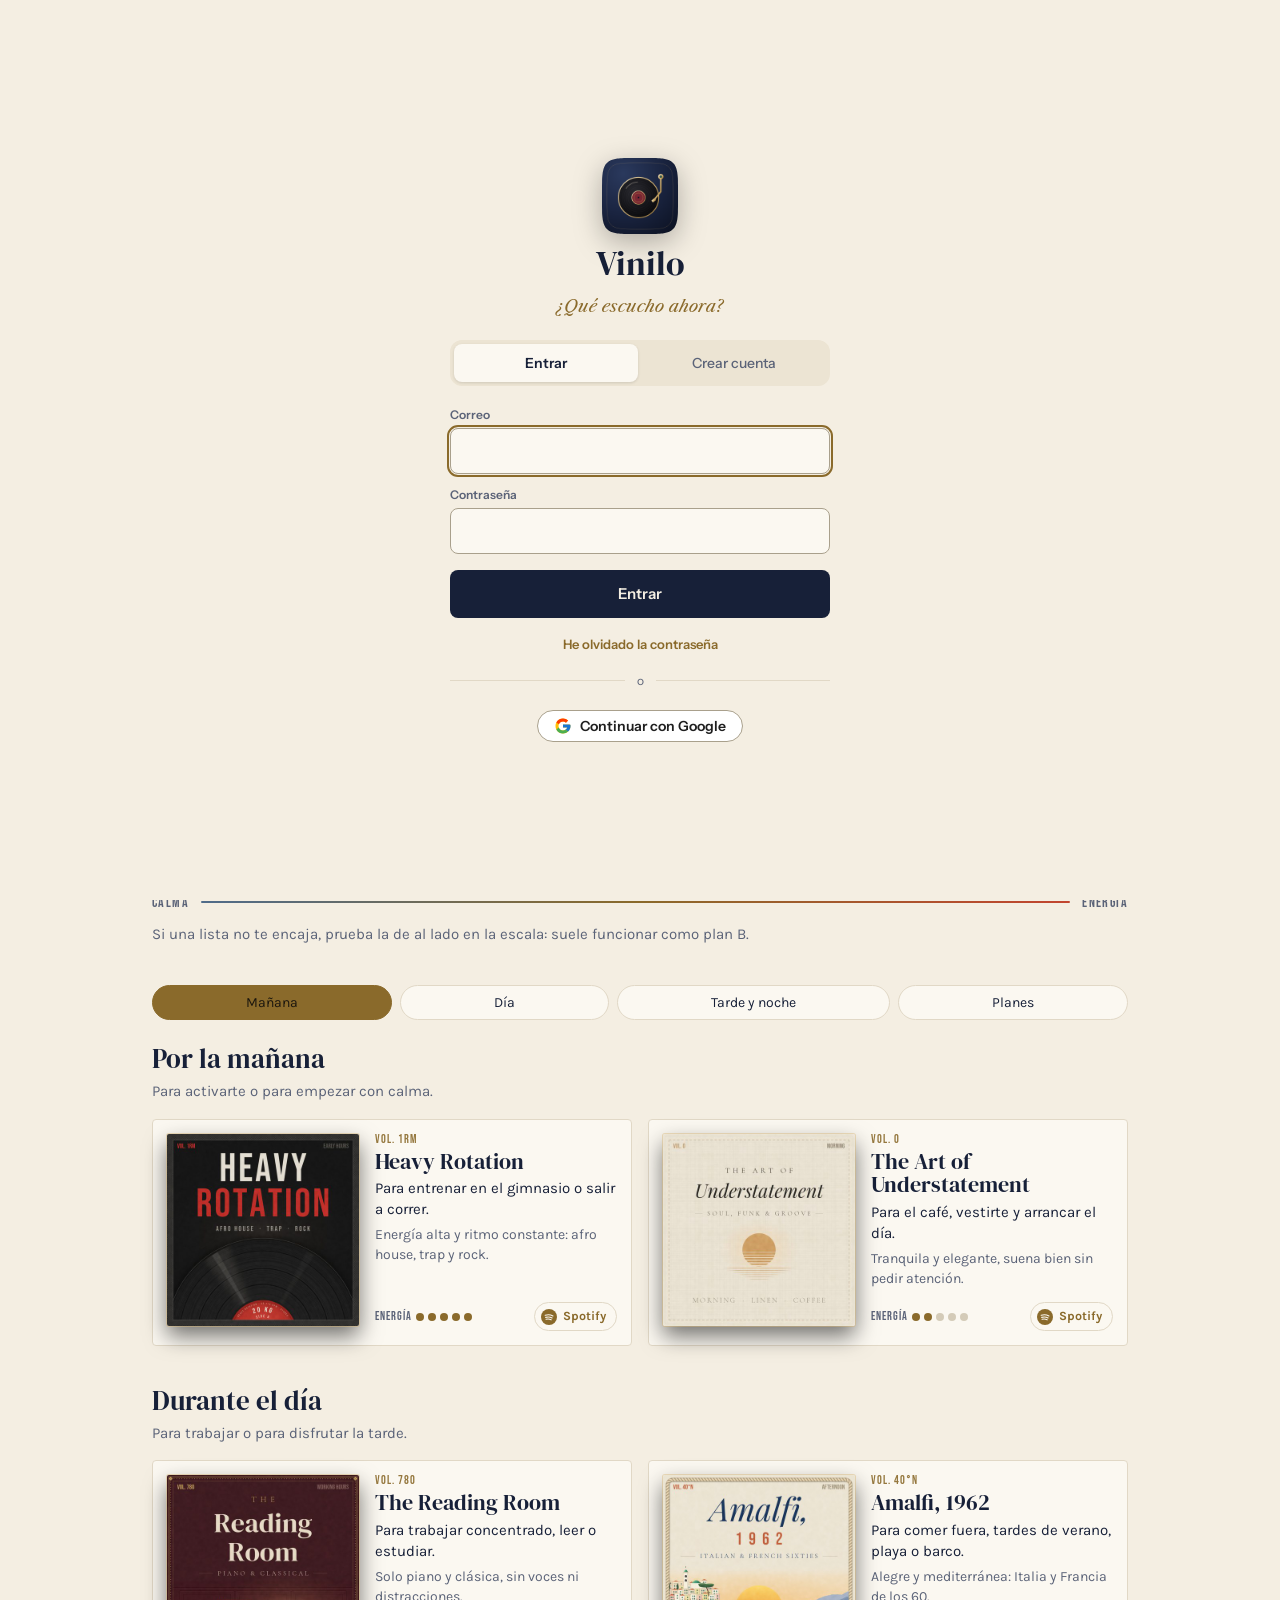
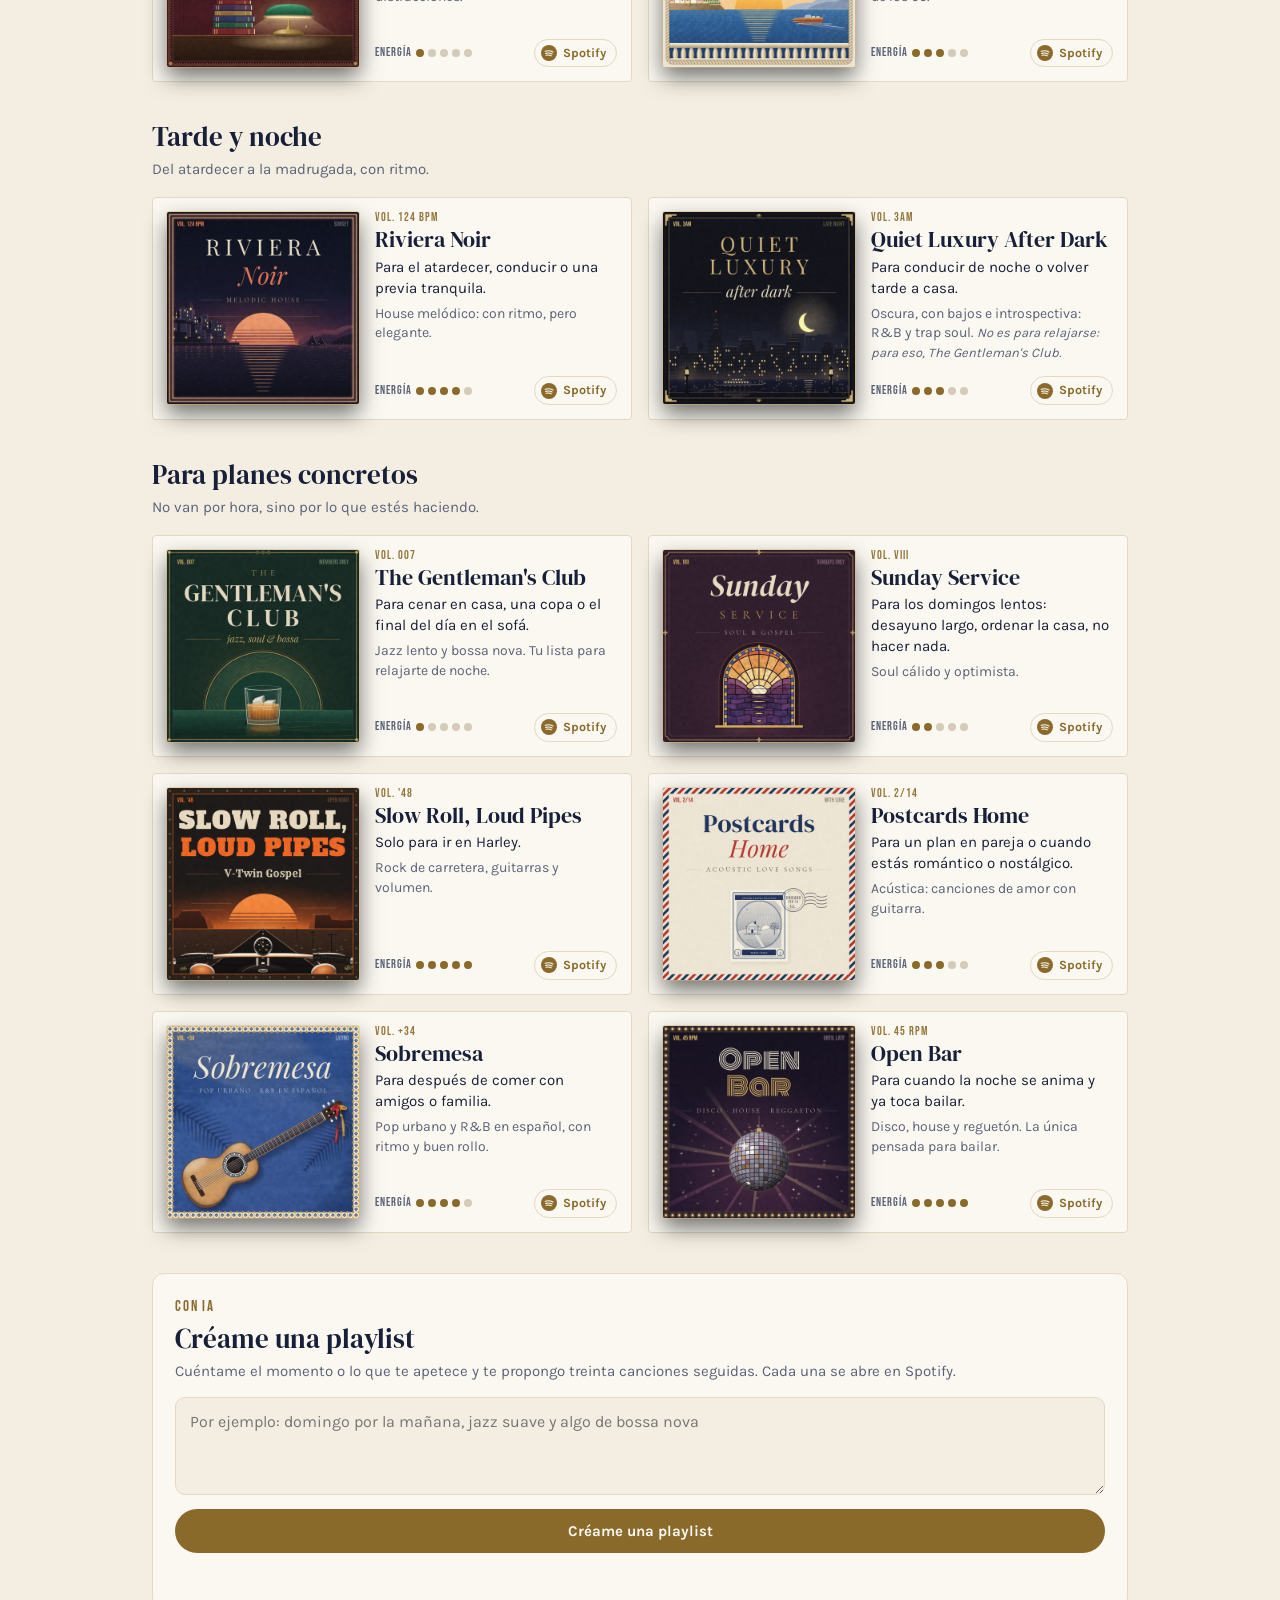
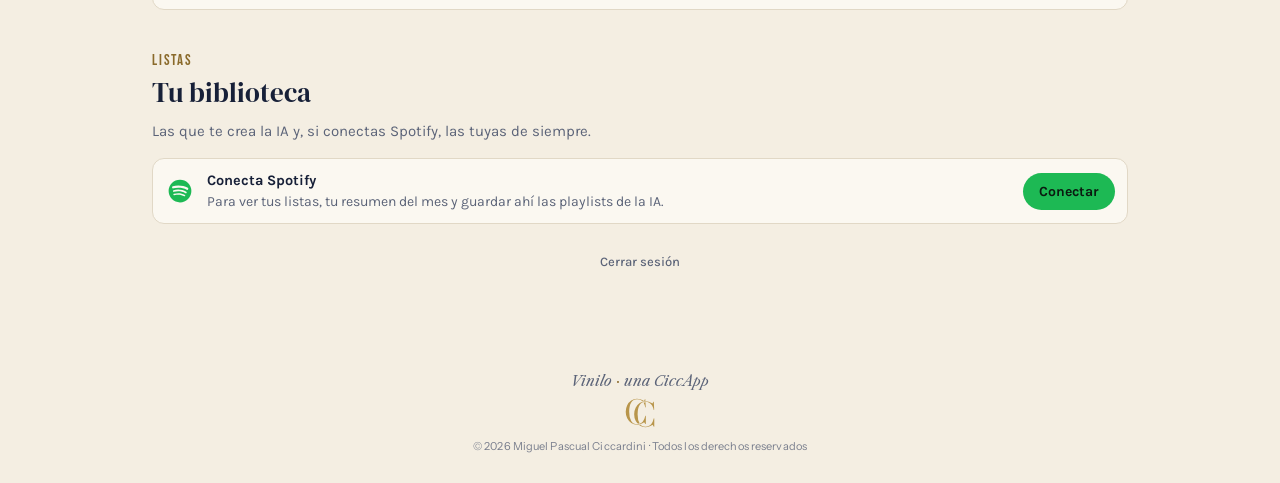
<file: banda-sonora/index.html>
<!doctype html><html lang="es"><head><meta charset="utf-8"><title>Vinilo</title><meta http-equiv="refresh" content="0; url=/vinilo/"><script>location.replace('/vinilo/'+location.search+location.hash)</script></head><body></body></html>
</file>
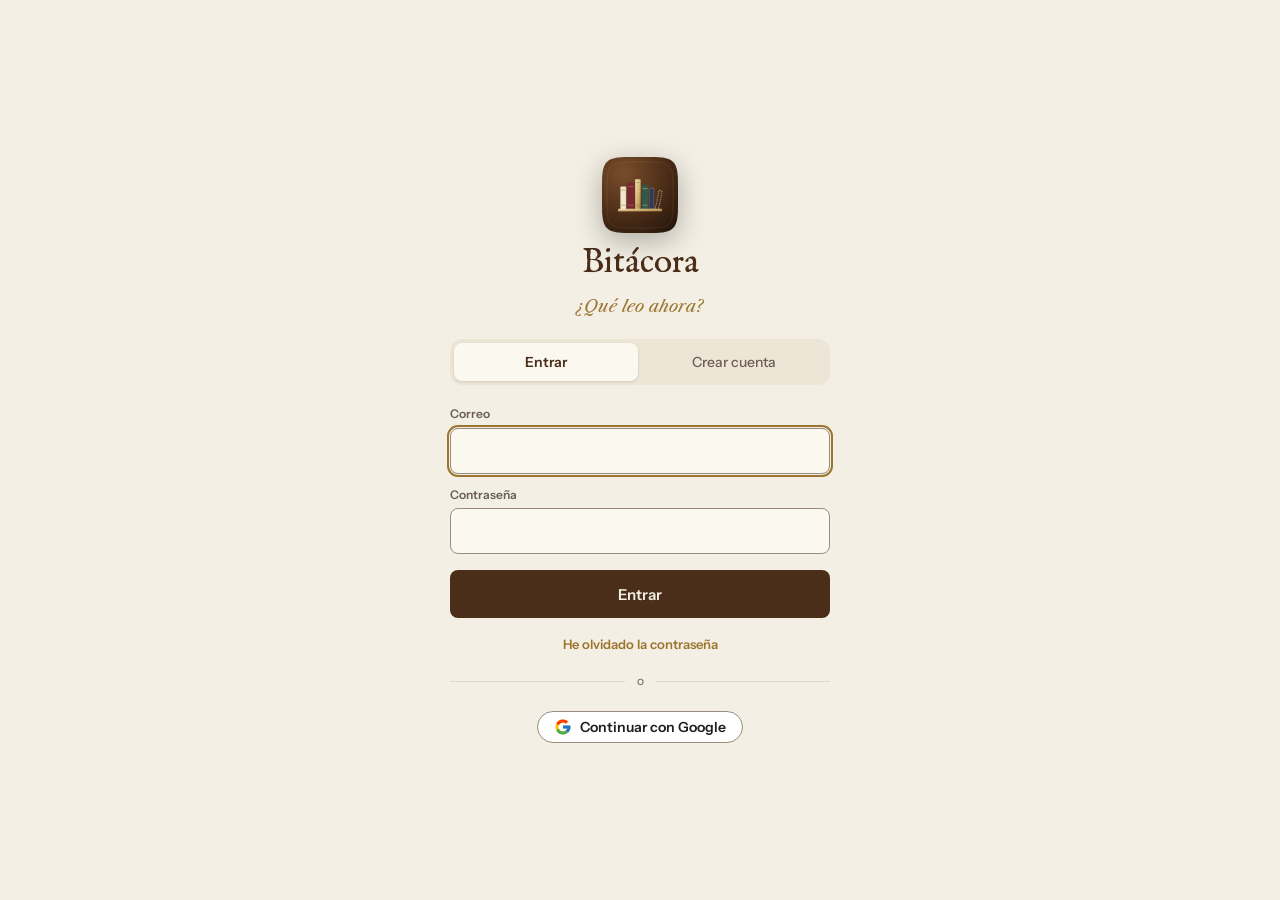
<file: bitacora/index.html>
<!doctype html>
<html lang="es">
<head>
<meta charset="utf-8">
<meta name="viewport" content="width=device-width,initial-scale=1,viewport-fit=cover">
<title>Bitácora</title>
<meta name="description" content="Plan de lectura, libros por comprar y qué leer según el mood. Una CiccApp.">
<meta name="theme-color" content="#F3EFE4" media="(prefers-color-scheme: light)">
<meta name="theme-color" content="#17110C" media="(prefers-color-scheme: dark)">
<meta name="apple-mobile-web-app-capable" content="yes">
<meta name="mobile-web-app-capable" content="yes">
<meta name="apple-mobile-web-app-title" content="Bitácora">
<meta name="apple-mobile-web-app-status-bar-style" content="default">
<link rel="manifest" href="manifest.webmanifest">
<link rel="apple-touch-icon" href="../iconos/bitacora-180.png?v=6">
<link rel="icon" type="image/png" href="../iconos/bitacora-192.png?v=6">
<link rel="stylesheet" href="../compartido/ciccapps.css?v=37">
<link rel="stylesheet" href="../compartido/logros.css?v=12">
<style>
/* Layout: resumen + "ahora" arriba; tres vistas (Plan con estanterías por etapa, ¿Qué leo? por mood, Compras); ficha del libro como hoja inferior */
:root{
  --paper:#F3EFE4; --card:#FBF8F0; --ink:#4B2E19; --muted:#6B5E52; --line:#E0D9C8;
  --gold:#9C7630; --gold-soft:#F2E6C9; --shelf:#C9BFA8; --empty:#E9E3D3;
  --s1:#2F5D50; --s2:#2B3A5E; --s3:#7A2633; --s4:#8A6A2A; --s5:#4E3552; --sx:#6B6A5E;
  --ok:#2F6B45; --warn:#9A5B12; --relieve:#9A8B7C;
  --f-display:"IM Fell English","Libre Caslon Text",Georgia,serif;
  --f-cifra:"EB Garamond",Georgia,serif;
  --f-body:"Instrument Sans",system-ui,-apple-system,"Segoe UI",sans-serif;
  --f-mono:"IBM Plex Mono",ui-monospace,Menlo,monospace;
}
@media (prefers-color-scheme:dark){:root:not([data-theme="light"]){
  --paper:#17110C; --card:#221912; --ink:#EDE6D3; --muted:#ADA092; --line:#3A2C20;
  --gold:#D9B878; --gold-soft:#3A2F17; --shelf:#4A3A2A; --empty:#2A2018;
  --s1:#5E9B88; --s2:#7F93C4; --s3:#BE6273; --s4:#C99A45; --s5:#A98BB8; --sx:#A39F8E;
  --ok:#6FBF8A; --warn:#E0A25A; --relieve:#6B5A48; color-scheme:dark}}
:root[data-theme="dark"]{
  --paper:#17110C; --card:#221912; --ink:#EDE6D3; --muted:#ADA092; --line:#3A2C20;
  --gold:#D9B878; --gold-soft:#3A2F17; --shelf:#4A3A2A; --empty:#2A2018;
  --s1:#5E9B88; --s2:#7F93C4; --s3:#BE6273; --s4:#C99A45; --s5:#A98BB8; --sx:#A39F8E;
  --ok:#6FBF8A; --warn:#E0A25A; --relieve:#6B5A48; color-scheme:dark}

*{box-sizing:border-box}
html{-webkit-text-size-adjust:100%}
:root{padding-top:env(safe-area-inset-top,0px);padding-bottom:env(safe-area-inset-bottom,0px)}
body{margin:0}
[hidden]{display:none!important}
.addrow{display:grid;grid-template-columns:1fr;gap:8px}
.empezar{display:flex;flex-direction:column;gap:16px;padding:24px 20px;border:1px solid var(--line);border-radius:8px;background:var(--card)}
.empezar h2{font-size:26px}
.empezar .two{display:grid;grid-template-columns:1fr 1fr;gap:8px}
.foot-actions{display:grid;grid-template-columns:1fr 1fr;gap:8px;width:100%;max-width:420px}
.mgrid{display:grid;grid-template-columns:repeat(3,minmax(0,1fr));gap:6px}
.mgrid button{font-size:12.5px;padding:8px 4px;border-radius:999px;border:1px solid var(--line);background:var(--card);cursor:pointer;white-space:nowrap;overflow:hidden;text-overflow:ellipsis}
.mgrid button[aria-pressed="true"]{background:var(--ink);color:var(--paper);border-color:var(--ink)}
input[type=text],select{font:inherit;font-size:16px;padding:9px 10px;border:1px solid var(--line);border-radius:6px;background:var(--paper);color:var(--ink);width:100%;min-width:0}
.btn.danger{color:var(--s3);border-color:transparent;padding-left:0}
.cargando{padding:48px 0;text-align:center;color:var(--muted)}
body.nuevo .summary,body.nuevo .habito,body.nuevo .now,body.nuevo .tabs,body.nuevo .foot-actions{display:none}
body{background:var(--paper);color:var(--ink);font-family:var(--f-body);font-size:15px;line-height:1.5}
.wrap{max-width:860px;margin:0 auto;padding-block:24px 64px;
  padding-left:max(20px,env(safe-area-inset-left,0px));padding-right:max(20px,env(safe-area-inset-right,0px));
  display:flex;flex-direction:column;gap:28px}
h1,h2,h3{font-family:var(--f-display);font-weight:400;text-wrap:balance;margin:0}
.eyebrow{font-size:11px;letter-spacing:.14em;text-transform:uppercase;color:var(--muted);font-weight:600}
.mono{font-family:var(--f-mono);font-variant-numeric:tabular-nums}
a{color:var(--gold)}
button{font:inherit;color:inherit}

header{display:flex;flex-direction:column;gap:6px}
header h1{font-size:clamp(34px,8vw,52px);line-height:1}
header p{margin:0;color:var(--muted);max-width:58ch}

.summary{display:grid;grid-template-columns:repeat(4,1fr);gap:1px;background:var(--line);border:1px solid var(--line);border-radius:6px;overflow:hidden}
.stat{background:var(--card);padding:14px 16px;display:flex;flex-direction:column;gap:2px;min-width:0}
.stat b{font-family:var(--f-cifra);font-weight:500;font-variant-numeric:lining-nums tabular-nums;font-size:28px;line-height:1.1}
.stat span{font-size:12px;color:var(--muted)}
.bar{height:4px;background:var(--empty);border-radius:2px;overflow:hidden;margin-top:6px}
.bar i{display:block;height:100%;background:var(--gold);transition:width .5s}
@media (max-width:560px){
  .stat{padding:10px 10px 12px}.stat b{font-size:24px}.stat span{font-size:11px;line-height:1.3}
  header p{font-size:14px}
  .now-card{padding:12px 14px}.now-card .go{display:none}.now-card h3{font-size:18px}
  .stage-head h2{font-size:21px}.stage-num{font-size:28px;min-width:22px}
  .row{padding:10px 12px;gap:8px;grid-template-columns:24px 1fr auto}
  .seg button{font-size:12.5px;padding:8px 2px}
}
.stage-toggle{all:unset;cursor:pointer;display:flex;gap:12px;align-items:flex-start;flex:1;min-width:0}
.stage-toggle:focus-visible{outline:2px solid var(--gold);outline-offset:4px;border-radius:4px}
.chev{width:18px;height:18px;flex:none;margin-top:8px;color:var(--muted);transition:transform .2s}
.stage.closed .chev{transform:rotate(-90deg)}
.stage.closed .list,.stage.closed .stage-head p{display:none}

.now{display:flex;flex-direction:column;gap:10px}
.now-card{display:flex;align-items:center;gap:14px;padding:14px 16px;border:1px solid var(--gold);background:var(--gold-soft);border-radius:6px;cursor:pointer;text-align:left;width:100%}
.now-card.soft{border-color:var(--line);background:var(--card)}
.spine-mini{width:14px;height:46px;border-radius:2px;flex:none}
.spine-mini.lectura{width:18px;height:56px;position:relative;box-shadow:inset -3px 0 0 rgba(0,0,0,.18)}
.spine-mini.lectura::after{content:"";position:absolute;left:5px;top:-2px;width:6px;height:calc(var(--pr) + 6px);max-height:calc(100% + 10px);background:#7A2633;border:1px solid rgba(241,230,207,.75);border-top:0;clip-path:polygon(0 0,100% 0,100% 100%,50% calc(100% - 5px),0 100%);transition:height .4s}
.now-card .txt{flex:1;min-width:0;display:flex;flex-direction:column;gap:2px}
.now-card h3{font-size:20px;line-height:1.2}
.now-card small{color:var(--muted)}
.now-card .go{font-size:13px;font-weight:600;color:var(--gold);white-space:nowrap}
.now-card .bar{max-width:280px}
.hint{font-size:13px;color:var(--muted);margin:0}

.tabs{display:flex;gap:4px;background:var(--empty);padding:4px;border-radius:10px;position:sticky;top:max(env(safe-area-inset-top,0px),14px);z-index:5}
/* franja opaca arriba (la zona segura o, si es 0, 14 px): tapa lo que pasa por detrás de la hora y del difuminado de iOS, y deja aire sobre las pestañas fijas */
body::before{content:"";position:fixed;inset:0 0 auto;height:max(env(safe-area-inset-top,0px),14px);z-index:10;background:var(--paper)}
.tab{flex:1;padding:9px 6px;border:none;border-radius:7px;background:transparent;cursor:pointer;font-size:14px;font-weight:500;color:var(--muted)}
.tab[aria-selected="true"]{background:var(--card);color:var(--ink);box-shadow:0 1px 3px rgba(0,0,0,.12);font-weight:600}
.tab .ct{font-family:var(--f-mono);font-size:11px;margin-left:4px;color:var(--gold)}
.view{display:flex;flex-direction:column;gap:24px}

.shelves{display:flex;flex-direction:column;gap:20px}
.shelf-row{display:flex;flex-direction:column;gap:6px}
.shelf-head{display:flex;justify-content:space-between;align-items:baseline;gap:8px;font:inherit;font-size:12px;color:var(--muted);background:none;border:0;padding:4px 0;margin:-4px 0;text-align:left;cursor:pointer;width:100%}
.shelf-head .ir{display:inline-block;margin-left:2px;color:var(--gold);transition:transform .2s}.shelf-head:hover .ir{transform:translateY(2px)}.shelf-head:hover strong{text-decoration:underline;text-underline-offset:3px}
.shelf-head:focus-visible{outline:2px solid var(--gold);outline-offset:2px;border-radius:4px}
.stage{scroll-margin-top:calc(max(env(safe-area-inset-top,0px),14px) + 62px)}
.shelf-head strong{color:var(--ink);font-weight:600}
.shelf{display:flex;flex-wrap:wrap;align-items:flex-end;gap:3px;padding:0 4px;border-bottom:5px solid var(--shelf);min-height:70px}
.spine{border:1.5px solid var(--sc);border-bottom-width:0 !important;border-radius:2px 2px 0 0;background:transparent;cursor:pointer;padding:0;position:relative;transition:transform .2s,background .3s}
.spine.nope{border-style:dotted;opacity:.55}
.spine:hover,.spine:focus-visible{transform:translateY(-4px);outline:none}
.spine:focus-visible{box-shadow:0 0 0 2px var(--gold)}
.spine.leido{background:var(--sc);opacity:1;border-style:solid}
.spine.leido::after{content:"";position:absolute;left:2px;right:2px;top:18%;height:2px;background:var(--gold);opacity:.8}
.spine.leyendo{background:linear-gradient(to top,var(--sc) var(--pr,35%),transparent var(--pr,35%));border-style:solid;opacity:1;transform:translateY(-6px)}
.spine.leyendo::before{content:"";position:absolute;right:3px;top:-1px;width:4px;height:42%;background:var(--gold);clip-path:polygon(0 0,100% 0,100% 100%,50% 82%,0 100%)}
.spine.abandonado{opacity:.3;border-style:dashed}
.legend{display:flex;gap:6px 14px;flex-wrap:wrap;font-size:12px;color:var(--muted);padding-top:2px}
.legend span{display:inline-flex;align-items:center;gap:6px}
.legend i{display:inline-block;width:8px;height:16px;border:1.5px solid var(--muted);border-bottom:none;border-radius:2px 2px 0 0}
.legend i.d{border-style:dotted}.legend i.f{background:var(--muted)}.legend i.g{background:linear-gradient(to top,var(--muted) 45%,transparent 45%);position:relative}.legend i.g::before{content:"";position:absolute;right:1px;top:-1px;width:3px;height:7px;background:var(--gold);clip-path:polygon(0 0,100% 0,100% 100%,50% 80%,0 100%)}
@media (prefers-reduced-motion:reduce){.spine,.bar i,.chev{transition:none}}

.chips{display:flex;gap:6px;flex-wrap:wrap}
.filters{display:flex;gap:4px;background:var(--empty);padding:4px;border-radius:10px}
.filters .chip{flex:1 1 0;min-width:0;border:none;background:transparent;border-radius:7px;padding:7px 2px;font-size:13px;font-weight:500;color:var(--muted);white-space:nowrap;overflow:hidden;text-overflow:ellipsis}
.filters .chip[aria-pressed="true"]{background:var(--card);color:var(--ink);box-shadow:0 1px 3px rgba(0,0,0,.12);font-weight:600}
@media (max-width:380px){.filters .chip{font-size:11.5px}.tab{font-size:13px}}
.chip{font-size:13px;padding:6px 12px;border-radius:999px;border:1px solid var(--line);background:var(--card);cursor:pointer}
.chip[aria-pressed="true"]{background:var(--ink);color:var(--paper);border-color:var(--ink)}
.chip:focus-visible,.status-btn:focus-visible,.row:focus-visible,.tab:focus-visible,.btn:focus-visible{outline:2px solid var(--gold);outline-offset:2px}

.stage{display:flex;flex-direction:column;gap:14px}
.stage-head{display:flex;gap:12px;align-items:flex-start;border-top:2px solid var(--sc);padding-top:12px}
.stage-num{font-family:var(--f-cifra);font-weight:500;font-variant-numeric:lining-nums;font-size:34px;line-height:1;color:var(--sc);min-width:28px}
.stage-head .txt{flex:1;min-width:0;display:flex;flex-direction:column;gap:2px}
.stage-head h2{font-size:24px;line-height:1.15}
.stage-head p{margin:0;color:var(--muted);font-size:14px;max-width:62ch}
.stage-count{font-size:12px;color:var(--muted);white-space:nowrap;padding-top:6px}
.list{display:flex;flex-direction:column;border:1px solid var(--line);border-radius:6px;overflow:hidden;background:var(--card)}
.group-label{padding:10px 14px 4px;font-size:11px;letter-spacing:.12em;text-transform:uppercase;color:var(--muted);font-weight:600;border-top:1px solid var(--line)}
.group-label:first-child{border-top:none}
.row{display:grid;grid-template-columns:30px 1fr auto;gap:10px;align-items:center;padding:10px 14px;border-top:1px solid var(--line);cursor:pointer}
.row:first-child,.group-label+.row{border-top:none}
.row:hover{background:color-mix(in srgb,var(--paper) 60%,transparent)}
.row .n{font-family:var(--f-mono);font-size:12px;color:var(--muted)}
.row .info{min-width:0}
.row .t{font-weight:500;display:flex;flex-wrap:wrap;gap:6px;align-items:baseline}
.row .meta{font-size:13px;color:var(--muted)}
.row.leido .t{color:var(--muted);text-decoration:line-through;text-decoration-color:var(--line)}
.row.abandonado .t{color:var(--muted);font-style:italic}
.tag{font-size:10.5px;letter-spacing:.06em;text-transform:uppercase;font-weight:600;padding:1px 6px;border-radius:3px;border:1px solid currentColor;color:var(--sc);white-space:nowrap}
.own{font-size:12px;white-space:nowrap}
.own.no{color:var(--warn)} .own.si{color:var(--ok)}
.stars-inline{color:var(--gold);font-size:12px;letter-spacing:1px}
.status-btn{width:34px;height:34px;border-radius:50%;border:1.5px solid var(--line);background:var(--card);cursor:pointer;display:grid;place-items:center;color:var(--muted);padding:0}
.status-btn svg{width:16px;height:16px}
.row.leyendo .status-btn{border-color:var(--gold);color:var(--gold);background:var(--gold-soft)}
.row.leido .status-btn{border-color:var(--ok);background:var(--ok);color:var(--card)}
.empty-msg{padding:14px;color:var(--muted);font-size:14px}

/* Mood */
.mood-intro h2{font-size:28px}
.mood-grid{display:grid;grid-template-columns:repeat(2,minmax(0,1fr));gap:8px}
@media (min-width:720px){.mood-grid{grid-template-columns:repeat(5,minmax(0,1fr))}}
.mood-actions{display:flex;flex-direction:column;gap:12px}
.mood-actions .two{display:grid;grid-template-columns:1fr 1fr;gap:8px}
.mood-actions .btn{padding:10px 8px;font-size:14px}
.mood{display:flex;flex-direction:column;gap:2px;text-align:left;padding:12px 14px;min-width:0;border:1px solid var(--line);border-radius:8px;background:var(--card);cursor:pointer}
.mood b{font-weight:600}.mood span{font-size:12px;color:var(--muted)}
.mood[aria-pressed="true"]{border-color:var(--gold);background:var(--gold-soft)}
.toggle{display:flex;align-items:center;gap:8px;font-size:14px;cursor:pointer}
.toggle input{width:18px;height:18px;accent-color:var(--gold)}
.picks{display:flex;flex-direction:column;gap:10px}
.habito{display:grid;grid-template-columns:1fr 1fr;gap:8px}
.hab{background:var(--card);border:1px solid var(--line);border-radius:6px;padding:14px 16px;display:flex;flex-direction:column;gap:2px;min-width:0}
.hab b{font-family:var(--f-cifra);font-weight:500;font-variant-numeric:lining-nums tabular-nums;font-size:32px;line-height:1.1}
.hab>span:not(.eyebrow){font-size:12.5px;color:var(--muted)}
.hab .bar{margin:6px 0 2px}
.hab .btn{margin-top:auto;align-self:stretch;padding-top:7px;padding-bottom:7px;font-size:13px}
.hab .btn.hecho{background:var(--ink);color:var(--paper);border-color:var(--ink)}
.mes-btn{grid-column:1/-1;display:flex;justify-content:space-between;align-items:center;background:var(--card);border:1px solid var(--line);border-radius:6px;padding:11px 16px;font:600 14px var(--f-body,inherit);color:var(--ink);cursor:pointer}
.mes-btn.nuevo{background:var(--ink);color:var(--paper);border-color:var(--ink)}
/* Logros: la vitrina común con los colores y letras de Bitácora */
:root{--cl-fondo:var(--card);--cl-tinta:var(--ink);--cl-suave:var(--muted);--cl-linea:var(--line);--cl-oro:var(--gold);--cl-vacio:var(--empty);--cl-relieve:var(--relieve);
  --cl-titulo:var(--f-display);--cl-serif:var(--f-display);--cl-sans:var(--f-body)}
.cl-cuenta b{font-family:var(--f-cifra);font-weight:500;font-variant-numeric:lining-nums tabular-nums}
.vit-txt{display:flex;align-items:center;gap:10px;min-width:0}
#vitrinaMed{display:block;width:24px;flex:none}
/* En la exterior del Duo (zona segura de arriba 0): 22 px de aire arriba, como Platea. La página empieza ahí,
   las pestañas fijas se quedan ahí al bajar y los saltos de la barra lateral también; el difuminado de iOS se deja tal cual */
html.con-rail{scroll-padding-top:22px}
html.con-rail body::before{height:env(safe-area-inset-top,0px)}
/* …salvo cuando las pestañas ya están pegadas arriba: entonces lo que pasa por encima de ellas se tapa con el fondo (Miguel) */
html.con-rail.pegada body::before{height:max(env(safe-area-inset-top,0px),22px)}
/* con las pestañas pegadas, un margen opaco de 8 px alrededor (como la barra de Platea): no asoma nada por las esquinas ni justo debajo */
html.con-rail.pegada .tabs{box-shadow:0 0 0 8px var(--paper)}
html.con-rail .wrap{padding-top:22px!important}
html.con-rail .tabs{top:max(env(safe-area-inset-top,0px),22px)}
/* con la página corrida por iOS (html.cc-tope, ciccapps.css), las pestañas pegadas suben lo mismo */
html.cc-tope.con-rail .tabs{top:calc(22px - var(--cc-tope))}
html.cc-tope.con-rail .stage{scroll-margin-top:calc(64px - var(--cc-tope))}
html.con-rail .stage{scroll-margin-top:calc(max(env(safe-area-inset-top,0px),22px) + 42px)}
.rail{z-index:15;display:none}
.rail.si{display:flex}
.rail button{appearance:none;width:44px;height:44px;border-radius:50%;border:1px solid var(--line);background:var(--card);color:var(--muted);display:grid;place-items:center;cursor:pointer;padding:0;box-shadow:0 4px 12px rgba(0,0,0,.18)}
.rail button.on{color:var(--gold);border-color:var(--gold)}
.rail button:focus-visible{outline:2px solid var(--gold);outline-offset:2px}
.rail svg{width:20px;height:20px;fill:none;stroke:currentColor;stroke-width:1.7;stroke-linecap:round;stroke-linejoin:round}
.mes-grid{display:grid;grid-template-columns:repeat(4,minmax(0,1fr));gap:8px;margin:14px 0 6px}
@media (max-width:420px){.mes-grid{grid-template-columns:repeat(2,minmax(0,1fr))}}
.mes-grid div{background:var(--paper);border-radius:6px;padding:12px 10px;display:flex;flex-direction:column}
.mes-grid b{font-family:var(--f-cifra);font-weight:500;font-variant-numeric:lining-nums tabular-nums;font-size:30px;line-height:1}.mes-grid span{font-size:11.5px;color:var(--muted)}
.mes-cal{display:grid;grid-template-columns:repeat(7,26px);justify-content:center;gap:5px;margin:16px 0 18px}
.mes-cal i{width:26px;height:26px;border-radius:5px;background:var(--line);font:500 10px var(--f-mono);font-style:normal;display:grid;place-items:center;color:var(--muted)}.mes-cal i.si{color:var(--paper)}.mes-cal i.si{background:var(--ink)}.mes-cal i.vacio{background:none}
.mes-libro{display:flex;gap:12px;align-items:center;padding:8px 0;border-top:1px solid var(--line)}
.mes-libro img{width:40px;height:60px;object-fit:cover;border-radius:3px}.mes-libro b{display:block}.mes-libro span{font-size:13px;color:var(--muted)}
.fr-list{display:flex;flex-direction:column;gap:10px;margin-bottom:4px}
.fr{margin:0;padding:10px 12px 8px 14px;background:var(--paper);border-radius:6px;position:relative}
.fr::before{content:"";position:absolute;left:0;top:10px;bottom:10px;width:3px;border-radius:2px;background:var(--gold)}
.fr blockquote{margin:0;font-family:"IM Fell English","Libre Caslon Text",Georgia,serif;font-style:italic;font-size:17px;line-height:1.45;color:var(--ink)}
.fr figcaption{display:flex;justify-content:space-between;align-items:center;font-size:12px;color:var(--muted);margin-top:4px;min-height:24px}
.fr-del{background:none;border:0;color:var(--muted);font:inherit;font-size:12px;cursor:pointer;padding:4px 0 4px 8px;margin-left:auto}
.fr-row{display:grid;grid-template-columns:1fr auto;gap:8px;margin-top:8px}
.frases textarea{min-height:64px}
.hab input{font:inherit;font-size:16px;width:100%;padding:6px 8px;border:1px solid var(--line);border-radius:6px;background:var(--paper);color:var(--ink);margin-top:6px}
.resumen{justify-content:center;font-size:13px;color:var(--muted)}
.salir-link{border:0;background:none;color:var(--muted);font:600 13px var(--f-body);cursor:pointer;padding:6px}
.lookup{display:flex;flex-direction:column;gap:6px}
.lookup .row2{display:grid;grid-template-columns:1fr auto;gap:8px}
.sug{display:flex;flex-direction:column;border:1px solid var(--line);border-radius:6px;overflow:hidden;background:var(--paper)}
.sug button{display:grid;grid-template-columns:34px 1fr;gap:10px;align-items:center;text-align:left;padding:8px 10px;border:0;border-bottom:1px solid var(--line);background:transparent;cursor:pointer;color:var(--ink)}
.sug button:last-child{border-bottom:0}
.sug img,.sug i{width:34px;height:50px;object-fit:cover;border-radius:2px;background:var(--empty);display:block}
.sug b{font-weight:600;font-size:14px;display:block}.sug span{font-size:12px;color:var(--muted)}
.cover-prev{display:flex;gap:12px;align-items:center}.cover-prev img{width:56px;height:84px;object-fit:cover;border-radius:3px;box-shadow:0 2px 8px rgba(0,0,0,.18)}
.scan{position:fixed;inset:0;z-index:40;background:#000;display:flex;flex-direction:column;align-items:center;justify-content:center;gap:14px;padding:24px}
.scan video{width:min(92vw,480px);aspect-ratio:3/4;object-fit:cover;border-radius:12px;border:2px solid var(--gold)}
.scan p{color:#fff;margin:0;font-size:14px;text-align:center}
.scan button{border:0;border-radius:999px;padding:10px 22px;font:600 15px var(--f-body);background:#fff;color:#111;cursor:pointer}
.ia{display:flex;flex-direction:column;gap:12px;padding:18px;border:1px solid var(--line);border-radius:8px;background:var(--card);margin-top:8px}
.ia h2{font-size:26px}
.ia textarea{font:inherit;font-size:16px;padding:10px 12px;border:1px solid var(--line);border-radius:6px;background:var(--paper);color:var(--ink);width:100%;resize:vertical;min-height:84px}
.ia textarea:focus{outline:2px solid var(--gold);outline-offset:1px}
.ia .btn.primary{align-self:stretch}
.ia-pick{cursor:default}
.ia-why{font-size:13.5px;color:var(--ink);opacity:.85}
.ia-acc{margin-top:8px}
.ia-ok{font-size:13px;font-weight:600;color:var(--ok)}
.ia-info{margin:0}

.pick{display:grid;grid-template-columns:auto 1fr;gap:14px;padding:14px 16px;border:1px solid var(--line);border-radius:8px;background:var(--card);cursor:pointer;text-align:left;width:100%}
.pick.top{border-color:var(--gold)}
.pick h3{font-size:21px;line-height:1.15}
.pick .why2{font-size:13px;color:var(--muted)}
.reasons{display:flex;flex-wrap:wrap;gap:6px;margin-top:6px}
.reasons span{font-size:11.5px;padding:2px 8px;border-radius:999px;background:var(--paper);color:var(--ink)}

/* Compras */
.buy{display:flex;flex-direction:column;gap:8px;padding:14px 16px;border:1px solid var(--line);border-radius:8px;background:var(--card)}
.buy.soon{border-color:var(--warn)}
.buy-top{display:flex;justify-content:space-between;gap:10px;align-items:flex-start}
.buy h3{font-size:20px;line-height:1.15}
.buy .by{font-size:13px;color:var(--muted)}
.ed{font-size:14px;background:var(--paper);border-radius:6px;padding:10px 12px;display:flex;flex-direction:column;gap:3px}
.ed b{font-weight:600}.ed small{color:var(--muted)}
.buy-actions{display:flex;gap:8px;flex-wrap:wrap;align-items:center}
.pill{font-size:11px;font-weight:600;letter-spacing:.06em;text-transform:uppercase;padding:2px 8px;border-radius:999px;white-space:nowrap}
.pill.soon{background:var(--warn);color:var(--card)}
.pill.later{border:1px solid var(--line);color:var(--muted)}
.sm{font-size:13px;padding:7px 12px}
.linkbtn{font-size:13px;font-weight:600;text-decoration:none;padding:7px 4px}

/* Hojas: la ventana emergente común (ciccapps.css: .cc-velo > .cc-hoja > .cc-cab), como la vitrina; aquí, colores y reparto interior */
.cc-hoja{background:var(--cl-fondo);color:var(--cl-tinta);font-family:var(--f-body);box-shadow:var(--cl-sombra)}
.cc-cab h2{font-family:var(--f-display)}
.cc-cab .eyebrow{display:block;margin-bottom:2px}
/* con antetítulo la cabecera es más alta: en el Duo, lo de debajo empieza justo pasada la muesca */
.cc-cerrar{color:var(--muted)}
.cc-cerrar:focus-visible{outline-color:var(--gold)}
.sheet{display:flex;flex-direction:column;gap:16px}
.sheet>.cc-cuerpo{display:flex;flex-direction:column;gap:16px} /* solo el cuerpo se desplaza, bajo la cabecera fija */
.sheet .by{color:var(--muted);margin-top:4px}
.seg{display:grid;grid-template-columns:repeat(4,1fr);gap:4px;background:var(--paper);padding:4px;border-radius:8px}
.seg.two{grid-template-columns:1fr 1fr}
.seg button{font-size:13px;padding:8px 4px;border:none;border-radius:6px;background:transparent;cursor:pointer}
.seg button[aria-pressed="true"]{background:var(--card);box-shadow:0 1px 3px rgba(0,0,0,.15);font-weight:600}
.field{display:flex;flex-direction:column;gap:4px}
.field label,.field .lbl{font-size:12px;color:var(--muted);font-weight:500}
.dates{display:grid;grid-template-columns:minmax(0,1fr) minmax(0,1fr);gap:10px}
input[type=date],input[type=number],textarea{font:inherit;font-size:16px;padding:9px 10px;border:1px solid var(--line);border-radius:6px;background:var(--paper);color:var(--ink);width:100%;min-width:0}
textarea{min-height:90px;resize:vertical}
.rate{display:flex;gap:4px}
.rate button{font-size:26px;line-height:1;background:none;border:none;cursor:pointer;color:var(--line);padding:2px}
.rate button.on{color:var(--gold)}
.sheet-actions{display:flex;gap:10px;justify-content:flex-end}
.btn{font-weight:600;font-size:14px;padding:10px 18px;border-radius:6px;border:1px solid var(--line);background:transparent;cursor:pointer}
.btn.primary{background:var(--ink);color:var(--paper);border-color:var(--ink)}
.why{font-size:13px;color:var(--muted);background:var(--paper);border-radius:6px;padding:10px 12px;margin:0}
.links{display:flex;gap:16px;flex-wrap:wrap}
.links a{font-size:14px;font-weight:600;text-decoration:none}
.toast{position:fixed;left:50%;bottom:calc(20px + env(safe-area-inset-bottom,0px));transform:translateX(-50%);background:var(--ink);color:var(--paper);padding:8px 16px;border-radius:999px;font-size:13px;z-index:30;white-space:nowrap}
footer{font-size:12px;color:var(--muted);text-align:center;display:flex;flex-direction:column;gap:10px;align-items:center}

/* ===== CiccApps · capa común: misma rejilla, márgenes y tipografía en todas las apps ===== */
body{font-family:"Instrument Sans",system-ui,-apple-system,"Segoe UI",sans-serif;font-size:15px;line-height:1.55}
@media (min-width:900px){body{font-size:16px}}
.wrap{max-width:1040px!important;margin-inline:auto!important;padding-block:28px 72px!important;padding-left:max(20px,env(safe-area-inset-left,0px))!important;padding-right:max(20px,env(safe-area-inset-right,0px))!important;gap:32px!important}
@media (min-width:768px){.wrap{padding-top:44px!important;padding-left:max(32px,env(safe-area-inset-left,0px))!important;padding-right:max(32px,env(safe-area-inset-right,0px))!important}}
.cab{display:flex;flex-direction:column;gap:8px;max-width:680px}
.cab .eyebrow{font-family:"Instrument Sans",system-ui,-apple-system,"Segoe UI",sans-serif;font-size:11px;line-height:16px;font-weight:600;letter-spacing:.16em;text-transform:uppercase;color:var(--muted)}
.cab h1{font-family:"IM Fell English","Libre Caslon Text",Georgia,serif;font-weight:400;font-size:clamp(46px,12vw,66px);line-height:1;letter-spacing:0;margin:0;text-wrap:balance}
.cab h1 .desc{font-family:"Libre Caslon Text",Georgia,serif;font-size:.4em;color:var(--muted);letter-spacing:.01em;white-space:nowrap}
.cab .lema{font-family:"IM Fell English","Libre Caslon Text",Georgia,serif;font-style:italic;font-size:clamp(20px,5.2vw,25px);line-height:1.25;color:var(--gold);margin:0}
.cab .lede{text-wrap:pretty;margin:0;color:var(--muted);max-width:62ch;font-size:inherit}
/* Cabecera como tapa de libro encuadernada en cuero: el mismo degradado que el icono, filete dorado doble */
.cab{position:relative;max-width:none;background:radial-gradient(130% 150% at 22% 10%,#7A4E2C,#4E2F19 58%,#26160B);color:#F1E6CF;border-radius:6px 12px 12px 6px;padding:26px 26px 24px 34px;box-shadow:0 1px 2px rgba(38,22,11,.25),0 10px 28px rgba(38,22,11,.22);overflow:hidden}
.cab::before{content:"";position:absolute;inset:9px 9px 9px 17px;border:1px solid rgba(217,184,120,.55);border-radius:3px 8px 8px 3px;box-shadow:inset 0 0 0 3px transparent,inset 0 0 0 4px rgba(217,184,120,.35);pointer-events:none}
.cab::after{content:"";position:absolute;left:0;top:0;bottom:0;width:10px;background:linear-gradient(90deg,rgba(0,0,0,.35),rgba(0,0,0,0) 60%,rgba(255,255,255,.06));pointer-events:none}
.cab{align-items:center;text-align:center;gap:6px;padding:30px 26px 28px 34px}
.cab .eyebrow{color:#D9B878;opacity:.92}
.cab .rosa{width:50px;height:50px;margin:8px 0 4px;filter:drop-shadow(0 1px 0 rgba(0,0,0,.35))}
.cab h1{background:linear-gradient(180deg,#F6E7C2,#D9B878 55%,#A9823D);-webkit-background-clip:text;background-clip:text;color:transparent;filter:drop-shadow(0 1px 0 rgba(0,0,0,.45));padding:0 .05em}
.cab .orn{color:#D9B878;font-size:15px;line-height:1;opacity:.8;margin:2px 0 0}
.cab .lema{color:#E8D4A8}
.lede-fuera{margin:-6px 0 0;color:var(--muted);font-size:14px;text-align:center;text-wrap:balance}
@media (min-width:900px){.cab{padding:40px 40px 36px 48px}.cab .rosa{width:58px;height:58px}}


/* En pantallas anchas los lomos crecen con --z (sin zoom: en iOS rompía la barra lateral fija) */
@media (min-width:900px){.shelf{--z:1.45;gap:4px;padding:0 6px;border-bottom-width:7px;min-height:100px}.spine{border-width:2px}}
h2{font-family:"IM Fell English","Libre Caslon Text",Georgia,serif;font-weight:400}
.cc-firma{padding-top:24px}
#pie .cc-firma{padding-inline:0} /* el pie ya va dentro de .wrap, que deja los márgenes y la franja lateral */
</style>

</head>
<body class="nuevo">
<div class="wrap">
  <header class="cab">
    <span class="eyebrow" id="planCount">Plan de lectura</span>
    <svg class="rosa" viewBox="0 0 100 100" aria-hidden="true"><defs><linearGradient id="rosaOro" x1="0" y1="0" x2="1" y2="1"><stop offset="0" stop-color="#F1E2BD"/><stop offset=".5" stop-color="#D9B878"/><stop offset="1" stop-color="#A9823D"/></linearGradient></defs><circle cx="50" cy="50" r="46" fill="none" stroke="url(#rosaOro)" stroke-width="1.6"/><circle cx="50" cy="50" r="40" fill="none" stroke="url(#rosaOro)" stroke-width=".8" stroke-dasharray="1 3"/><path d="M50 6 L56 44 L94 50 L56 56 L50 94 L44 56 L6 50 L44 44Z" fill="url(#rosaOro)"/><path d="M50 22 L53 47 L78 50 L53 53 L50 78 L47 53 L22 50 L47 47Z" fill="#4E2F19" opacity=".55" transform="rotate(45 50 50)"/><path d="M50 6 L56 44 L50 50Z M94 50 L56 56 L50 50Z M50 94 L44 56 L50 50Z M6 50 L44 44 L50 50Z" fill="#7A4E2C" opacity=".45"/><circle cx="50" cy="50" r="3.2" fill="#2F1C0E"/></svg>
    <h1>Bitácora</h1>
    <span class="orn" aria-hidden="true">❦</span>
    <p class="lema">¿Qué leo ahora?</p>
  </header>
  <p class="lede-fuera">Toca un libro para abrir su ficha. El círculo de cada fila avanza su estado de un toque.</p>

  <section class="summary" aria-label="Resumen">
    <div class="stat"><b id="sRead" class="mono">0</b><span id="sReadOf">leídos del plan</span><div class="bar"><i id="sBar" style="width:0%"></i></div></div>
    <div class="stat"><b id="sPages" class="mono">0</b><span>páginas leídas</span></div>
    <div class="stat"><b id="sStage">1</b><span id="sStageName">etapa actual</span></div>
    <div class="stat"><b id="sOwned" class="mono">0</b><span>en casa sin leer</span></div>
  </section>

  <section class="habito" aria-label="Hábito">
    <div class="hab"><span class="eyebrow">Racha</span><b id="hRacha" class="mono">0</b><span id="hRachaTxt">días seguidos leyendo</span><button class="btn sm" id="hHoy" type="button">He leído hoy</button></div>
    <div class="hab"><span class="eyebrow" id="hObjAnio">Objetivo</span><b id="hObj" class="mono">0</b><span id="hObjTxt">libros este año</span><div class="bar"><i id="hObjBar" style="width:0%"></i></div><button class="btn sm" id="hObjEdit" type="button">Cambiar</button></div>
    <button class="mes-btn" id="mesBtn" type="button"><span id="mesTxt">Tu mes de lectura</span><span aria-hidden="true">→</span></button>
    <button class="mes-btn" id="vitrinaBtn" type="button"><span class="vit-txt"><span id="vitrinaMed"></span><span id="vitrinaTxt">Vitrina de medallas</span></span><span aria-hidden="true">→</span></button>
  </section>

  <section class="now" aria-label="Ahora">
    <span class="eyebrow" id="nowLabel">Ahora mismo</span>
    <div id="nowList" style="display:flex;flex-direction:column;gap:8px"></div>
  </section>

  <div class="tabs" role="tablist">
    <button class="tab" role="tab" id="tab-plan" data-tab="plan" aria-selected="true">Plan</button>
    <button class="tab" role="tab" id="tab-mood" data-tab="mood" aria-selected="false">¿Qué leo?</button>
    <button class="tab" role="tab" id="tab-compras" data-tab="compras" aria-selected="false">Compras<span class="ct" id="buyCount"></span></button>
  </div>

  <div id="view" class="view"><p class="cargando">Abriendo tu bitácora…</p></div>

  <footer id="pie">
    <div class="foot-actions"><button class="chip" id="exportGR">Exportar a Goodreads</button><button class="chip" id="misDatos">Descargar tus datos</button></div>
    <button class="salir-link" id="salir" type="button">Cerrar sesión</button>
    <span id="syncNote">Sincronizado en todos tus dispositivos · páginas aproximadas según ediciones habituales en español.</span>
  </footer>
</div>

<nav class="rail" id="rail" aria-label="Ir a">
  <button type="button" data-ir="arriba" aria-label="Arriba" title="Arriba"><svg viewBox="0 0 24 24"><path d="M12 19V5M5.5 11.5L12 5l6.5 6.5"/></svg></button>
  <button type="button" data-ir="plan" aria-label="Plan" title="Plan"><svg viewBox="0 0 24 24"><path d="M5 4.5v15M9.5 4.5v15M14 5.5l4.5 14M3 19.5h18"/></svg></button>
  <button type="button" data-ir="mood" aria-label="¿Qué leo?" title="¿Qué leo?"><svg viewBox="0 0 24 24"><circle cx="12" cy="12" r="9"/><path d="M15.5 8.5l-2 5-5 2 2-5z"/></svg></button>
  <button type="button" data-ir="compras" aria-label="Compras" title="Compras"><svg viewBox="0 0 24 24"><path d="M5.5 8h13l-1 12h-11z"/><path d="M9 10V7a3 3 0 0 1 6 0v3"/></svg></button>
  <button type="button" data-ir="vitrina" aria-label="Vitrina de medallas" title="Vitrina de medallas"><svg viewBox="0 0 24 24"><path d="M8 3h8l-2.6 6.2h-2.8z"/><circle cx="12" cy="15" r="5.5"/><path d="M12 12.6l.8 1.6 1.7.2-1.2 1.2.3 1.7-1.6-.8-1.6.8.3-1.7-1.2-1.2 1.7-.2z" fill="currentColor" stroke="none"/></svg></button>
</nav>
<div id="sheetRoot"></div>
<div class="toast" id="toast" hidden></div>

<script src="../compartido/supabase.js"></script>
<script src="../compartido/cuenta.js?v=20"></script>
<script src="../compartido/logros.js?v=8"></script>
<script src="../compartido/rail.js?v=6"></script>
<script>
const MOODS={
 engancha:["Que me enganche","No poder soltarlo"],
 corto:["Algo corto","Terminarlo en pocos días"],
 ligero:["Algo ligero","Sin esfuerzo, para relajarme"],
 misterio:["Misterio","Pistas y giros"],
 evadir:["Evadirme","Otros mundos y aventuras"],
 emocion:["Emocionarme","Historias que tocan"],
 pensar:["Pensar","Preguntas grandes"],
 epico:["Épico","Héroes, guerras y viajes"],
 aprender:["Aprender algo","Útil para la vida o el trabajo"],
 clasico:["Un gran clásico","De los que hay que leer"]};
const CLASICOS=new Set(["principito","ratones","cronica","noches","rebelion","ivan","moscas","extranjero","tregua","kokoro","stoner","jugador","1984","gatsby","persuasion","restos","inocencia","crimen","iliada","odisea","eneida","montecristo","karamazov","quijote","meditaciones"]);

const PLANTILLA=[
 {id:"e1",n:"1",c:"--s1",name:"Recuperar el hábito",why:"Libros cortos que se terminan en pocos días. Mezclo un misterio y un libro sobre hábitos entre los clásicos para que no sean seis dramas seguidos.",books:[
  ["ratones","De ratones y hombres","John Steinbeck",130,"",["emocion"]],
  ["cronica","Crónica de una muerte anunciada","Gabriel García Márquez",130,"",["engancha","misterio"]],
  ["habitos","Hábitos atómicos","James Clear",330,"Práctico",["aprender"]],
  ["ninguno","Y no quedó ninguno","Agatha Christie",260,"Misterio",["misterio","engancha"]],
  ["noches","Noches blancas","Fiódor Dostoyevski",100,"",["emocion"]],
  ["rebelion","Rebelión en la granja","George Orwell",150,"",["pensar"]],
  ["ivan","La muerte de Iván Ilich","León Tolstói",110,"",["pensar"]],
  ["moscas","El señor de las moscas","William Golding",260,"",["pensar","engancha"]]]},
 {id:"e2",n:"2",c:"--s2",name:"Abrir el abanico",why:"Géneros y países distintos. Harry Quebert va pronto porque engancha y te demuestra que puedes con un libro largo.",books:[
  ["extranjero","El extranjero","Albert Camus",140,"",["pensar"]],
  ["quebert","La verdad sobre el caso Harry Quebert","Joël Dicker",670,"Misterio",["misterio","engancha"]],
  ["tregua","La tregua","Mario Benedetti",200,"",["emocion"]],
  ["kokoro","Kokoro","Natsume Sōseki",280,"",["emocion","pensar"]],
  ["psicodinero","La psicología del dinero","Morgan Housel",260,"Práctico",["aprender"]],
  ["stoner","Stoner","John Williams",330,"",["emocion"]],
  ["sombra","La sombra del viento","Carlos Ruiz Zafón",570,"",["engancha","misterio"]],
  ["abel","Abel","Alessandro Baricco",170,"",["evadir"]],
  ["carretera","La carretera","Cormac McCarthy",210,"",["emocion","engancha"]],
  ["tokio","Tokio Blues","Haruki Murakami",380,"",["emocion"]]]},
 {id:"e3",n:"3",c:"--s3",name:"Misterio y clásicos modernos",why:"El Orient Express sirve de descanso entre clásicos. Kafka en la orilla sube aquí: es una novela normal, no un gran proyecto.",books:[
  ["orient","Asesinato en el Orient Express","Agatha Christie",250,"Misterio",["misterio","ligero"]],
  ["jugador","El jugador","Fiódor Dostoyevski",200,"",["engancha"]],
  ["1984","1984","George Orwell",350,"",["pensar","engancha"]],
  ["influencia","Influencia","Robert Cialdini",400,"Práctico",["aprender"]],
  ["fundacion","Fundación","Isaac Asimov",260,"Ciencia ficción",["evadir","pensar","engancha"]],
  ["gatsby","El gran Gatsby","F. Scott Fitzgerald",200,"",["emocion"]],
  ["persuasion","Persuasión","Jane Austen",280,"",["emocion","ligero"]],
  ["kafka","Kafka en la orilla","Haruki Murakami",600,"",["evadir","pensar"]],
  ["restos","Los restos del día","Kazuo Ishiguro",260,"",["emocion"]],
  ["inocencia","La edad de la inocencia","Edith Wharton",330,"",["emocion"]]]},
 {id:"e4",n:"4",c:"--s4",name:"Hábito consolidado",why:"Bloque griego en orden: la Ilíada, su reinterpretación en La canción de Aquiles, la Odisea y Circe, que sale de ella. Dune cierra la etapa como premio.",books:[
  ["crimen","Crimen y castigo","Fiódor Dostoyevski",650,"",["pensar","misterio"]],
  ["voss","Rompe la barrera del no","Chris Voss",300,"Práctico",["aprender"]],
  ["iliada","La Ilíada","Homero",500,"",["epico"]],
  ["aquiles","La canción de Aquiles","Madeline Miller",380,"",["epico","emocion","engancha"]],
  ["odisea","La Odisea","Homero",450,"",["epico","evadir"]],
  ["circe","Circe","Madeline Miller",400,"",["epico","emocion","engancha"]],
  ["junco","El infinito en un junco","Irene Vallejo",450,"Ensayo",["aprender"]],
  ["dune","Dune","Frank Herbert",700,"Ciencia ficción",["evadir","epico","engancha"]]]},
 {id:"e5",n:"5",c:"--s5",name:"Grandes proyectos",why:"Libros largos o exigentes. Montecristo es el más adictivo de todos: úsalo de descanso entre Karamázov y el Quijote si hace falta.",books:[
  ["king","22/11/63","Stephen King",870,"",["engancha","evadir"]],
  ["viento","El nombre del viento","Patrick Rothfuss",880,"",["evadir","engancha"]],
  ["montecristo","El conde de Montecristo","Alexandre Dumas",1300,"",["engancha","evadir","epico"]],
  ["sisifo","El mito de Sísifo","Albert Camus",180,"Ensayo",["pensar"]],
  ["kahneman","Pensar rápido, pensar despacio","Daniel Kahneman",650,"Práctico",["aprender","pensar"]],
  ["karamazov","Los hermanos Karamázov","Fiódor Dostoyevski",1000,"",["pensar"]],
  ["quijote","Don Quijote de la Mancha","Miguel de Cervantes",1250,"",["epico"]]]},
 {id:"ex",n:"+",c:"--sx",name:"Intercalables",extra:true,why:"Sin orden ni número. Úsalos cuando te dé pereza el siguiente de la lista: mejor leer otra cosa que no leer.",groups:[
  ["Red de seguridad · fantasía",[
   ["reyes","El camino de los reyes","Brandon Sanderson",1200,"Fantasía",["evadir","epico"]],
   ["aleacion","Aleación de ley","Brandon Sanderson",380,"Fantasía",["evadir","engancha"]],
   ["locke","Las mentiras de Locke Lamora","Scott Lynch",700,"Fantasía",["evadir","engancha"]]]],
  ["Ligeros",[
   ["cuento","Un cuento perfecto","Elísabet Benavent",500,"",["ligero"]],
   ["grecia","Cómo meter toda la Antigua Grecia en un ascensor","Teodoro Papakostas",250,"Ensayo",["aprender","ligero"]],
   ["sapiens","Sapiens. De animales a dioses","Yuval Noah Harari",496,"Ensayo",["aprender","engancha"]]]],
  ["A sorbos",[
   ["principito","El principito","Antoine de Saint-Exupéry",96,"",["ligero","corto"]],
   ["meditaciones","Meditaciones","Marco Aurelio",200,"Ensayo",["pensar","corto"]]]],
  ["Opcional, si Homero te engancha",[
   ["eneida","La Eneida","Virgilio",400,"",["epico"]]]],
  ["Psicología y crecimiento",[
   ["attached","Attached","Amir Levine y Rachel Heller",300,"",["aprender"]],
   ["burns","Sentirse bien","David D. Burns",700,"",["aprender"]],
   ["dones","Los dones de la imperfección","Brené Brown",200,"",["aprender"]]]],
  ["Finanzas",[
   ["malkiel","Un paseo aleatorio por Wall Street","Burton G. Malkiel",450,"Práctico",["aprender"]]]]
 ]}
];

/* Ediciones recomendadas para comprar: {id:{ed, why, alt}} */
const PLANTILLA_EDS={"sapiens": {"ed": "Debate · trad. Joandomènec Ros", "why": "Traducción española de referencia; en tapa blanda económica", "alt": "Debolsillo (bolsillo aún más barato)"}, "principito": {"ed": "Salamandra · trad. Bonifacio del Carril", "why": "Traducción clásica en español, con las ilustraciones originales del autor", "alt": ""}, "ratones": {"ed": "Edhasa · Edhasa Literaria · trad. Román A. Jiménez", "why": "Traducción española clásica y fluida; es la edición de referencia en España", "alt": ""}, "cronica": {"ed": "Debolsillo · Contemporánea", "why": "Texto original del autor; edición barata y fácil de encontrar", "alt": ""}, "habitos": {"ed": "Diana · Autoconocimiento · trad. Gabriela Moya", "why": "Única traducción española; buena legibilidad", "alt": ""}, "ninguno": {"ed": "Booket · Biblioteca Agatha Christie", "why": "Bolsillo económico con el título actual revisado", "alt": ""}, "noches": {"ed": "Nórdica Libros · Ilustrados · trad. Marta Sánchez-Nieves", "why": "Traducción directa del ruso y edición ilustrada muy cuidada", "alt": "Alianza bolsillo (Noches blancas / El pequeño héroe)"}, "rebelion": {"ed": "Debolsillo · Contemporánea · trad. Miguel Temprano García", "why": "Traducción moderna y precisa de un traductor de prestigio", "alt": ""}, "ivan": {"ed": "Alianza · El libro de bolsillo (con Hadyi Murad) · trad. Juan López-Morillas", "why": "Traducción directa del ruso, muy cuidada, en bolsillo barato", "alt": "Penguin Clásicos · trad. Augusto Vidal"}, "moscas": {"ed": "Alianza · El libro de bolsillo · trad. Carmen Vergara", "why": "Traducción española de referencia en bolsillo asequible", "alt": ""}, "extranjero": {"ed": "Alianza · trad. José Ángel Valente", "why": "Traducción del poeta Valente; sobria, como el original", "alt": ""}, "quebert": {"ed": "Debolsillo · Best Seller · trad. Juan Carlos Durán Romero", "why": "Traducción española habitual de Dicker; bolsillo económico", "alt": ""}, "tregua": {"ed": "Debolsillo · Contemporánea", "why": "Texto original del autor en edición barata y fácil de encontrar", "alt": ""}, "kokoro": {"ed": "Gredos · Biblioteca Universal · trad. Carlos Rubio", "why": "Traducción directa del japonés, con introducción y notas", "alt": ""}, "psicodinero": {"ed": "Planeta · trad. Arnau Figueras Deulofeu", "why": "Única traducción; lectura muy clara", "alt": "Bolsillo Planeta"}, "stoner": {"ed": "Baile del Sol · trad. Antonio Díez Fernández", "why": "Única edición española; fue la que lanzó el fenómeno", "alt": ""}, "sombra": {"ed": "Booket · Biblioteca Carlos Ruiz Zafón", "why": "Texto original del autor en bolsillo económico", "alt": ""}, "abel": {"ed": "Anagrama · Panorama de narrativas · trad. Xavier González Rovira", "why": "Traductor de confianza de Baricco en castellano", "alt": ""}, "carretera": {"ed": "Debolsillo · Contemporánea · trad. Luis Murillo Fort", "why": "Traductor habitual de McCarthy; respeta su prosa seca", "alt": ""}, "tokio": {"ed": "Tusquets · Maxi · trad. Lourdes Porta", "why": "Traducción directa del japonés en bolsillo", "alt": ""}, "orient": {"ed": "Booket · Biblioteca Agatha Christie · trad. Eduardo Machado Quevedo", "why": "Edición de bolsillo actual y económica", "alt": ""}, "jugador": {"ed": "Alianza · Biblioteca Dostoyevski (bolsillo) · trad. Juan López-Morillas", "why": "Traducción directa del ruso, rigurosa y legible", "alt": "Alma Clásicos Ilustrados · trad. Rafael Torres"}, "1984": {"ed": "Debolsillo · Contemporánea · trad. Miguel Temprano García", "why": "Traducción moderna y la más recomendada hoy", "alt": ""}, "influencia": {"ed": "HarperCollins · trad. Jesús de la Torre Olid", "why": "Edición nueva y ampliada", "alt": ""}, "gatsby": {"ed": "Anagrama · Compactos · trad. Justo Navarro", "why": "Traducción literaria muy elogiada, en bolsillo", "alt": "Debolsillo · trad. José Luis López Muñoz"}, "persuasion": {"ed": "Alba · Clásica · trad. Francisco Torres Oliver", "why": "Traductor de clásicos ingleses de gran prestigio", "alt": "Penguin Clásicos · trad. Manuel Ortega y Gasset"}, "kafka": {"ed": "Tusquets · Maxi · trad. Lourdes Porta", "why": "Traducción directa del japonés en bolsillo", "alt": ""}, "restos": {"ed": "Anagrama · Compactos · trad. Ángel Luis Hernández Francés", "why": "Traducción española de referencia en bolsillo asequible", "alt": ""}, "inocencia": {"ed": "Tusquets · Andanzas · trad. Manuel Sáenz de Heredia", "why": "Edición española cuidada y vigente", "alt": ""}, "crimen": {"ed": "Alianza · Biblioteca Dostoyevski (bolsillo) · trad. Juan López-Morillas", "why": "Traducción directa del ruso, clásica y legible, bolsillo barato", "alt": "Cátedra Letras Universales · trad. Isabel Vicente (anotada)"}, "voss": {"ed": "Conecta · trad. María Serrano Giménez", "why": "Única traducción; lectura ágil", "alt": "Debolsillo (bolsillo)"}, "iliada": {"ed": "Blackie Books · edición portátil · prosa de Samuel Butler · ilustr. Calpurnio", "why": "Gemela de tu Odisea: misma prosa y mismo formato", "alt": "Edición completa de Clásicos liberados, con extras"}, "aquiles": {"ed": "Alianza · AdN (bolsillo) · trad. José Miguel Pallarés Sanmiguel", "why": "Única traducción española, en bolsillo económico", "alt": ""}, "odisea": {"ed": "Blackie Books · edición portátil · prosa de Samuel Butler · ilustr. Calpurnio", "why": "El mismo texto que la grande, más manejable y barata. Es la que te recomendé", "alt": "Edición completa «Odisea liberada»: añade la Penélope de Atwood y prólogo de Irene Vallejo"}, "junco": {"ed": "Debolsillo", "why": "Misma obra que la de Siruela, más barata", "alt": "Siruela (tapa dura original)"}, "eneida": {"ed": "Gredos · Biblioteca Clásica Gredos · trad. Javier de Echave-Sustaeta", "why": "Traducción en prosa de referencia, coherente con leer Homero en prosa", "alt": "Alianza bolsillo · trad. Rafael Fontán Barreiro (en verso)"}, "king": {"ed": "Debolsillo · Best Seller", "why": "Edición estándar de King en España, en bolsillo", "alt": ""}, "viento": {"ed": "Debolsillo · Best Seller · trad. Gemma Rovira Ortega", "why": "Traducción muy elogiada y única en castellano", "alt": ""}, "sisifo": {"ed": "Debolsillo · Contemporánea · trad. Esther Benítez", "why": "Gran traductora del francés; ensayo claro y legible", "alt": ""}, "karamazov": {"ed": "Alianza · Biblioteca Dostoyevski (bolsillo) · trad. Augusto Vidal", "why": "Traducción directa clásica, completa y asequible", "alt": "Alba Clásica Maior · trad. Otero, Sánchez-Nieves y Rebón (cara, difícil de encontrar)"}, "quijote": {"ed": "Destino · versión en castellano actual de Andrés Trapiello", "why": "Texto íntegro en español de hoy; sin notas ni arcaísmos", "alt": "Austral bolsillo (Trapiello). Texto original: RAE/Alfaguara, ed. Francisco Rico"}, "reyes": {"ed": "B de Bolsillo / Ediciones B · trad. Rafael Marín Trechera", "why": "Traductor habitual de Sanderson en España", "alt": ""}, "aleacion": {"ed": "Debolsillo · Best Seller · trad. Rafael Marín Trechera", "why": "Misma traducción que el resto de Mistborn, en bolsillo", "alt": ""}, "locke": {"ed": "trad. Javier Martín Lalanda", "why": "Única traducción española; comprueba la editorial actual", "alt": ""}, "cuento": {"ed": "Debolsillo", "why": "Texto original de la autora en bolsillo económico", "alt": ""}, "grecia": {"ed": "Paidós · Contextos", "why": "Única edición en papel", "alt": "eBook"}, "attached": {"ed": "Books4pocket (Urano) · «Maneras de amar» · trad. Victoria Simó Perales", "why": "En España se publica como «Maneras de amar», en bolsillo", "alt": ""}, "burns": {"ed": "Paidós · Biblioteca David D. Burns · trad. Beatriz López y Graciela Jáuregui", "why": "Única edición española vigente", "alt": ""}, "dones": {"ed": "Zenith (Planeta)", "why": "Edición española vigente", "alt": "eBook"}, "malkiel": {"ed": "Alianza · 12.ª ed. actualizada · trad. María Hernández Díaz", "why": "Edición española más reciente y actualizada", "alt": ""}, "circe": {"ed": "Alianza · AdN", "why": "Misma colección y traducción que tu Canción de Aquiles", "alt": ""}, "montecristo": {"ed": "Cualquier edición íntegra (más de 1.000 páginas)", "why": "Evita las versiones abreviadas o adaptadas, que recortan media novela", "alt": ""}, "dune": {"ed": "Debolsillo · Nueva edición (Las crónicas de Dune 1)", "why": "Edición revisada actual, en bolsillo", "alt": ""}, "fundacion": {"ed": "Debolsillo · Best Seller", "why": "Bolsillo económico; hay estuche con la trilogía si te engancha", "alt": ""}, "meditaciones": {"ed": "Alianza · El libro de bolsillo", "why": "Traducción directa del griego, barata y fácil de llevar", "alt": ""}, "kahneman": {"ed": "Debolsillo · tapa blanda", "why": "Mismo texto que la tapa dura, mucho más barato", "alt": ""}};

/* Modelo: etapas y libros de la base de datos */
let STAGES=[],BOOKS={},MAIN=[],ALL=[],EDS={},state={};let sb=null;
const COLOR={verde:"--s1",marino:"--s2",burdeos:"--s3",ocre:"--s4",ciruela:"--s5",pizarra:"--s5",taupe:"--sx"};
const COLOR_DE={"--s1":"verde","--s2":"marino","--s3":"burdeos","--s4":"ocre","--s5":"ciruela","--sx":"taupe"};
function construir(etapas,libros){
  BOOKS={};EDS={};state={};let num=0;
  const ord=[...etapas].sort((x,y)=>x.orden-y.orden);const main=ord.filter(e=>!e.intercalable);
  STAGES=ord.map((e,si)=>({id:e.clave,dbid:e.id,n:e.intercalable?"+":String(main.indexOf(e)+1),c:COLOR[e.color]||"--sx",name:e.nombre,why:e.descripcion||"",extra:e.intercalable,idx:si}));
  STAGES.forEach(st_=>{
    const ls=libros.filter(l=>l.etapa===st_.id).sort((x,y)=>x.orden-y.orden);
    const groups=[];ls.forEach(l=>{const g=l.grupo||null;let G=groups.find(x=>x[0]===g);if(!G){G=[g,[]];groups.push(G)}G[1].push(l)});
    if(!groups.length)groups.push([null,[]]);
    st_._groups=groups.map(([label,arr])=>[label,arr.map(l=>{
      const m=[...(l.moods||[])];if((l.paginas||0)<=220&&!m.includes("corto"))m.push("corto");
      const bk={id:l.id,clave:l.clave,cov:l.portada||"",isbn:l.isbn||"",t:l.titulo,a:l.autor||"",p:l.paginas||250,tag:l.etiqueta||"",moods:m,stage:st_,n:st_.extra?null:++num,orden:l.orden};
      BOOKS[l.id]=bk;if(l.edicion)EDS[l.id]=l.edicion;
      state[l.id]={estado:l.estado,tengo:l.tengo,pagina:l.pagina??"",inicio:l.inicio||"",fin:l.fin||"",nota:l.nota||0,comentario:l.comentario||""};
      return bk})]);
    st_._all=st_._groups.flatMap(g=>g[1]);
  });
  MAIN=STAGES.filter(x=>!x.extra).flatMap(x=>x._all);ALL=Object.values(BOOKS);
}

let tab="plan";let filter="todos";let moodSel=new Set();let onlyOwned=true;
const LS="bitacora-lectura-v1";
try{const t=localStorage.getItem(LS+"-tab");if(t)tab=t}catch(e){}
const S=id=>state[id]||{};
const st=id=>S(id).estado||"pendiente";
const owned=id=>!!S(id).tengo;
const open=id=>!["leido","abandonado"].includes(st(id));
const esc=s=>String(s??"").replace(/[&<>"]/g,c=>({"&":"&amp;","<":"&lt;",">":"&gt;",'"':"&quot;"}[c]));
const today=()=>{const d=new Date();return new Date(d.getTime()-d.getTimezoneOffset()*6e4).toISOString().slice(0,10)};
const MES=["ene","feb","mar","abr","may","jun","jul","ago","sep","oct","nov","dic"];
const fmt=d=>{if(!d)return"";const[y,m,dd]=d.split("-");return `${+dd} ${MES[m-1]} ${y}`};
const days=(a,b)=>Math.max(1,Math.round((new Date(b)-new Date(a))/864e5)+1);
const gr=b=>`https://www.goodreads.com/search?q=${encodeURIComponent(b.t+" "+b.a)}`;
const amz=b=>`https://www.amazon.es/s?k=${encodeURIComponent(b.t+" "+b.a+(EDS[b.id]&&EDS[b.id].pub?" "+EDS[b.id].pub:""))}`;

/* Ritmo: páginas por día a partir de libros con fechas; 20 si aún no hay datos */
function pace(){
  const hoy=new Date();let suma=0,primero=null;
  for(let i=0;i<14;i++){const d=new Date(hoy);d.setDate(d.getDate()-i);const k=diaISO(d);if(PAGS[k]){suma+=PAGS[k];primero=i}}
  if(suma>0)return {ppd:Math.max(2,suma/Math.max(7,primero+1)),real:true,log:true};
  const done=ALL.filter(b=>st(b.id)==="leido"&&S(b.id).inicio&&S(b.id).fin);
  if(!done.length)return {ppd:20,real:false};
  const p=done.reduce((s,b)=>s+b.p,0),d=done.reduce((s,b)=>s+days(S(b.id).inicio,S(b.id).fin),0);
  return {ppd:Math.max(5,p/d),real:true};
}
const curStage=()=>STAGES.filter(s=>!s.extra).find(s=>s._all.some(b=>open(b.id)))||STAGES[4];

const ICON={pendiente:'<svg viewBox="0 0 16 16" fill="none" stroke="currentColor" stroke-width="1.6"><path d="M8 4v8M4 8h8"/></svg>',
 leyendo:'<svg viewBox="0 0 16 16" fill="none" stroke="currentColor" stroke-width="1.6"><path d="M2 3.5h4.5A1.5 1.5 0 0 1 8 5v8a1.5 1.5 0 0 0-1.5-1.5H2zM14 3.5H9.5A1.5 1.5 0 0 0 8 5v8a1.5 1.5 0 0 1 1.5-1.5H14z"/></svg>',
 leido:'<svg viewBox="0 0 16 16" fill="none" stroke="currentColor" stroke-width="2"><path d="M3.5 8.5l3 3 6-7"/></svg>',
 abandonado:'<svg viewBox="0 0 16 16" fill="none" stroke="currentColor" stroke-width="1.6"><path d="M4 8h8"/></svg>'};
const LABEL={pendiente:"Pendiente",leyendo:"Leyendo",leido:"Leído",abandonado:"Abandonado"};

function render(){renderTop();renderView();try{renderHabito()}catch(_){}evalLogros()}

function renderTop(){
  const read=MAIN.filter(b=>st(b.id)==="leido");
  const allRead=ALL.filter(b=>st(b.id)==="leido");
  const extra=allRead.length-read.length;
  document.getElementById("sRead").textContent=read.length+(extra?`+${extra}`:"");
  document.getElementById("sReadOf").textContent=`de ${MAIN.length} leídos`;
  document.getElementById("planCount").textContent=`Plan de lectura · ${MAIN.length} libros`;
  document.getElementById("sBar").style.width=(read.length/MAIN.length*100)+"%";
  document.getElementById("sPages").textContent=allRead.reduce((s,b)=>s+b.p,0).toLocaleString("es-ES");
  const cs=curStage();
  document.getElementById("sStage").textContent=cs.n;
  document.getElementById("sStageName").textContent="etapa actual";document.getElementById("sStageName").parentElement.title=cs.name;
  document.getElementById("sOwned").textContent=ALL.filter(b=>owned(b.id)&&st(b.id)==="pendiente").length;
  const toBuy=MAIN.filter(b=>open(b.id)&&!owned(b.id)).length;
  document.getElementById("buyCount").textContent=toBuy||"";

  const P=pace();
  const reading=ALL.filter(b=>st(b.id)==="leyendo");
  const nl=document.getElementById("nowList");let html="";
  if(reading.length){
    document.getElementById("nowLabel").textContent="Leyendo ahora";
    html=reading.map(b=>{const s=S(b.id);const pg=+s.pagina||0;const pct=Math.min(100,Math.round(pg/b.p*100));
      const rest=Math.max(0,b.p-pg);const eta=Math.ceil(rest/P.ppd);
      const d=s.inicio?`día ${days(s.inicio,today())}`:"sin fecha de inicio";
      const fin=new Date();fin.setDate(fin.getDate()+eta);const fecha=fin.getDate()+" de "+MESES[fin.getMonth()]+(fin.getFullYear()!==new Date().getFullYear()?" de "+fin.getFullYear():"");
      return `<button class="now-card" data-open="${b.id}"><span class="spine-mini lectura" style="background:var(${b.stage.c});--pr:${Math.max(6,pct)}%" aria-hidden="true"></span><span class="txt"><h3>${esc(b.t)}</h3>
      <small>${esc(b.a)} · ${d}${pg?` · pág. ${pg} de ≈${b.p}`:""}</small>
      <span class="bar"><i style="width:${pct}%"></i></span>
      <small>${pg?(eta<=0?"Te queda nada y menos":`A este ritmo lo terminas el ${fecha}`):"Apunta la página por la que vas para ver cuándo lo terminas"}</small></span><span class="go">Página</span></button>`}).join("");
  }else{
    const nextPlan=MAIN.find(b=>st(b.id)==="pendiente");
    const nextOwned=MAIN.find(b=>st(b.id)==="pendiente"&&owned(b.id));
    document.getElementById("nowLabel").textContent=nextPlan?"Siguiente":"Lista completada";
    if(!nextPlan)html=`<p class="why">Has terminado el plan entero. Los intercalables siguen ahí.</p>`;
    else{
      const pick=owned(nextPlan.id)?nextPlan:(nextOwned||nextPlan);
      html=card(pick,"Empezar hoy");
      if(pick!==nextPlan)html+=`<p class="hint">El siguiente del plan es <strong>${esc(nextPlan.t)}</strong>, pero aún no lo tienes. Empieza por este y mira la pestaña Compras.</p>`;
    }
  }
  nl.innerHTML=html;
}
function card(b,go){return `<button class="now-card" data-start="${b.id}"><span class="spine-mini" style="background:var(${b.stage.c})"></span><span class="txt"><h3>${esc(b.t)}</h3><small>${esc(b.a)} · ≈${b.p} páginas · ${b.n?"Etapa "+b.stage.n:"Intercalable"}${owned(b.id)?" · lo tienes":""}</small></span><span class="go">${go}</span></button>`}

function renderView(){
  document.querySelectorAll(".tab").forEach(t=>t.setAttribute("aria-selected",t.dataset.tab===tab));
  const v=document.getElementById("view");
  v.innerHTML=tab==="plan"?viewPlan():tab==="mood"?viewMood():viewBuy();
}

function viewPlan(){
  const shelves=STAGES.map(s=>{
    const done=s._all.filter(b=>st(b.id)==="leido").length;
    return `<div class="shelf-row"><button type="button" class="shelf-head" data-goto="${s.id}" aria-label="Ir a ${esc(s.extra?"Intercalables":"Etapa "+s.n+", "+s.name)}"><span><strong>${s.extra?"Intercalables":"Etapa "+s.n}</strong> · ${esc(s.extra?"sin orden":s.name)} <span class="ir" aria-hidden="true">↓</span></span><span class="mono">${done}/${s._all.length}</span></button>
    <div class="shelf">${s._all.map(b=>{const w=Math.round(7+b.p/38);const h=48+((b.id.charCodeAt(0)*7+b.id.length*5)%22);const e=st(b.id);
      return `<button class="spine ${e} ${owned(b.id)||e!=="pendiente"?"":"nope"}" style="--sc:var(${s.c});width:calc(${w}px*var(--z,1));height:calc(${h}px*var(--z,1))${e==="leyendo"?";--pr:"+Math.max(8,Math.min(92,Math.round((+S(b.id).pagina||0)/b.p*100)))+"%":""}" data-open="${b.id}" title="${esc(b.t)}" aria-label="${esc(b.t)}, ${LABEL[e]}${owned(b.id)?", lo tienes":""}"></button>`}).join("")}</div></div>`}).join("");
  const legend=`<div class="legend"><span><i></i>Lo tienes</span><span><i class="d"></i>Por comprar</span><span><i class="g"></i>Leyendo</span><span><i class="f"></i>Leído</span></div>`;
  const chips=`<div class="filters" role="group" aria-label="Filtrar">${[["todos","Todos"],["pendiente","Por leer"],["tengo","Tengo"],["leyendo","Leyendo"],["leido","Leídos"]].map(([k,l])=>`<button class="chip" id="f-${k}" data-f="${k}" aria-pressed="${filter===k}">${l}</button>`).join("")}</div>`;
  const pass=b=>filter==="todos"||(filter==="tengo"?owned(b.id)&&open(b.id):st(b.id)===filter);
  const stages=STAGES.map(s=>{
    const done=s._all.filter(b=>st(b.id)==="leido").length;
    let rows="",any=false;
    s._groups.forEach(([label,arr])=>{const vis=arr.filter(pass);if(!vis.length)return;any=true;
      if(label)rows+=`<div class="group-label">${esc(label)}</div>`;
      rows+=vis.map(row).join("")});
    if(!any)rows=`<div class="empty-msg">Nada con este filtro en esta etapa.</div>`;
    const closed=filter==="todos"&&!isOpen(s);
    return `<section class="stage ${closed?"closed":""}" style="--sc:var(${s.c})"><div class="stage-head"><button class="stage-toggle" id="st-${s.id}" data-stage="${s.id}" aria-expanded="${!closed}"><span class="stage-num">${s.n}</span><span class="txt"><span class="eyebrow">${s.extra?"Fuera de orden":"Etapa "+s.n}${s===curStage()?" · ahora":""}</span><h2>${esc(s.name)}</h2><p>${esc(s.why)}</p></span><svg class="chev" viewBox="0 0 16 16" fill="none" stroke="currentColor" stroke-width="1.8"><path d="M4 6l4 4 4-4"/></svg></button><span class="stage-count mono">${done}/${s._all.length}</span></div><div class="list">${rows}</div></section>`}).join("");
  return `<div class="shelves">${shelves}${legend}</div><div class="addrow"><button class="btn" id="nuevoLibro">Añadir libro</button></div>${chips}<div style="display:flex;flex-direction:column;gap:22px">${stages}</div>`;
}
function row(b){const e=st(b.id);const s=S(b.id);
  let meta=`${esc(b.a)} · ≈${b.p} pág.`;
  if(e==="leido"&&s.fin)meta+=` · terminado ${fmt(s.fin)}`;
  if(e==="leyendo")meta+=s.pagina?` · pág. ${s.pagina}`:" · leyendo";
  const own=open(b.id)?(owned(b.id)?`<span class="own si">● Lo tienes</span>`:`<span class="own no">○ Por comprar</span>`):"";
  return `<div class="row ${e}" data-open="${b.id}" tabindex="0" role="button" aria-label="${esc(b.t)}" style="--sc:var(${b.stage.c})">
    <span class="n">${b.n?String(b.n).padStart(2,"0"):"·"}</span>
    <span class="info"><span class="t">${esc(b.t)}${b.tag?` <span class="tag">${b.tag}</span>`:""}${s.nota?` <span class="stars-inline">${"★".repeat(s.nota)}</span>`:""}</span><span class="meta">${meta} ${own}</span></span>
    <button class="status-btn" data-adv="${b.id}" aria-label="Estado: ${LABEL[e]}. Avanzar">${ICON[e]}</button></div>`}

/* Etapas plegables: abierta la actual; el resto según lo que elijas */
let openSt={};try{openSt=JSON.parse(localStorage.getItem(LS+"-open")||"{}")}catch(e){}
const isOpen=s=>s.id in openSt?openSt[s.id]:s===curStage();
/* ¿Qué leo? */
function ranked(){
  const cs=curStage().idx;const P=pace();
  return ALL.filter(b=>st(b.id)==="pendiente"&&(!onlyOwned||owned(b.id))).map(b=>{
    const hit=[...moodSel].filter(m=>b.moods.includes(m));
    let sc=hit.length*10;const why=hit.map(m=>MOODS[m][0]);
    if(owned(b.id)){sc+=5;why.push("Lo tienes")}
    if(b.stage.extra){sc+=1;why.push("Intercalable")}
    else if(b.stage.idx<=cs){sc+=6;why.push(b.stage.idx<cs?"Pendiente de una etapa anterior":"Toca en tu etapa")}
    else sc-=3*(b.stage.idx-cs);
    if(b.n)sc-=b.n*0.02;
    why.push(`≈${Math.max(1,Math.ceil(b.p/P.ppd))} días a tu ritmo`);
    return {b,sc,hit:hit.length,why};
  }).filter(x=>!moodSel.size||x.hit>0).sort((a,b)=>b.sc-a.sc);
}
function viewMood(){
  const list=ranked().slice(0,4);
  const moods=Object.entries(MOODS).map(([k,[l,d]])=>`<button class="mood" id="m-${k}" data-mood="${k}" aria-pressed="${moodSel.has(k)}"><b>${l}</b><span>${d}</span></button>`).join("");
  const picks=list.length?list.map((x,i)=>`<button class="pick ${i===0?"top":""}" data-open="${x.b.id}" style="--sc:var(${x.b.stage.c})"><span class="spine-mini" style="background:var(${x.b.stage.c})"></span>
    <span style="display:flex;flex-direction:column;gap:2px;min-width:0"><span class="eyebrow">${i===0?"Te recomiendo":"También encaja"}</span><h3>${esc(x.b.t)}</h3><span class="why2">${esc(x.b.a)} · ≈${x.b.p} páginas</span>
    <span class="reasons">${x.why.map(w=>`<span>${esc(w)}</span>`).join("")}</span></span></button>`).join("")
    :`<p class="why">${onlyOwned?"Ninguno de los que tienes encaja con eso. Desmarca «Solo los que tengo» para ver opciones de compra.":"No hay pendientes que encajen. Prueba con otro mood."}</p>`;
  return `<div class="mood-intro" style="display:flex;flex-direction:column;gap:6px"><h2>¿Qué te apetece hoy?</h2><p class="hint">Elige uno o varios. Priorizo lo que encaja con tu mood, lo que ya tienes y lo que toca en tu etapa.</p></div>
  <div class="mood-grid">${moods}</div>
  <div class="mood-actions">
    <label class="toggle"><input type="checkbox" id="onlyOwned" ${onlyOwned?"checked":""}> Solo los que tengo</label>
    <div class="two"><button class="btn" id="moodClear">Limpiar</button><button class="btn primary" id="moodRandom">Sorpréndeme</button></div></div>
  <div class="picks">${picks}</div>
  ${viewIA()}`;
}
/* Créame una lista (IA) */
const IA={res:[],info:"",busy:false,txt:""};
function viewIA(){
  const res=IA.res.map((l,i)=>`<article class="pick ia-pick"><span class="spine-mini" style="background:var(--gold)"></span>
    <span style="display:flex;flex-direction:column;gap:2px;min-width:0"><h3>${esc(l.titulo)}</h3><span class="why2">${esc(l.autor)}${l.paginas?` · ≈${l.paginas} páginas`:""}</span>
    ${l.por_que?`<span class="ia-why">${esc(l.por_que)}</span>`:""}
    <span class="ia-acc">${l.added?`<span class="ia-ok">Añadido a Intercalables</span>`:`<button class="btn sm primary" data-ia-add="${i}">Añadir a tu lista</button>`}</span></span></article>`).join("");
  return `<section class="ia" aria-labelledby="iaH"><div style="display:flex;flex-direction:column;gap:6px"><span class="eyebrow">Con IA</span><h2 id="iaH">Créame una lista</h2>
    <p class="hint">Cuéntame qué te apetece y te propongo diez libros que no estén ya en tu bitácora.</p></div>
    <textarea id="iaTxt" rows="3" maxlength="400" placeholder="Por ejemplo: novelas cortas de misterio ambientadas en Japón">${esc(IA.txt)}</textarea>
    <button class="btn primary" id="iaGo" ${IA.busy?"disabled":""}>${IA.busy?"Pensando…":"Créame una lista"}</button>
    ${IA.info?`<p class="hint ia-info">${esc(IA.info)}</p>`:""}
    ${res?`<div class="picks">${res}</div>`:""}</section>`;
}
async function pedirIA(){
  const t=(document.getElementById("iaTxt")||{}).value||"";IA.txt=t;
  if(t.trim().length<3){toast("Cuéntame qué te apetece");return}
  IA.busy=true;IA.info="";renderView();
  const leidos=ALL.filter(b=>st(b.id)==="leido").map(b=>b.t+" — "+b.a);
  const pendientes=ALL.filter(b=>st(b.id)!=="leido").map(b=>b.t);
  try{
    const r=await sb.functions.invoke("ia-lista",{body:{peticion:t,leidos,pendientes}});
    if(r.error){let m="La IA no ha podido responder. Prueba en un rato.";try{const j=await r.error.context.json();if(j&&j.mensaje)m=j.mensaje}catch(_){}IA.info=m}
    else{IA.res=r.data.libros||[];const q=r.data.limite-r.data.usados;IA.info=q>0?`Te quedan ${q} ${q===1?"lista":"listas"} este mes.`:"Era tu última lista de este mes."}
  }catch(err){IA.info="No se pudo conectar con la IA."}
  IA.busy=false;renderView();
}
async function anadirIA(i){
  const l=IA.res[i];if(!l||l.added)return;
  const etapa=STAGES.some(z=>z.id==="ex")?"ex":(STAGES[STAGES.length-1]||{}).id;
  let g=null;try{g=(await buscarLibros(l.titulo+" "+(l.autor||"")))[0]||null}catch(_){}
  const row={titulo:l.titulo,autor:l.autor||null,paginas:l.paginas||(g&&g.paginas)||null,portada:g&&g.portada||null,isbn:g&&g.isbn||null,etapa,grupo:"Sugeridos por la IA",moods:l.moods||[],
    edicion:l.edicion?{ed:l.edicion,why:"",alt:""}:null,orden:Date.now()%2147483647,tengo:false};
  const r=await sb.from("libros").insert(row);
  if(r.error){toast("No se pudo añadir");return}
  l.added=true;toast("Añadido");cargar();
}

/* Compras */
function viewBuy(){
  const queue=MAIN.filter(b=>open(b.id)&&!owned(b.id));
  const extras=ALL.filter(b=>b.stage.extra&&open(b.id)&&!owned(b.id));
  // "Pronto": libros que llegarán en las próximas 6 posiciones del plan
  const pend=MAIN.filter(b=>open(b.id));
  const soonIds=new Set(pend.slice(0,6).map(b=>b.id));
  const block=b=>{const e=EDS[b.id];const soon=soonIds.has(b.id);
    return `<article class="buy ${soon?"soon":""}" style="--sc:var(${b.stage.c})">
      <div class="buy-top"><div><span class="eyebrow">${b.n?`Nº ${b.n} · Etapa ${b.stage.n}`:"Intercalable"}</span><h3>${esc(b.t)}</h3><div class="by">${esc(b.a)}</div></div>
      ${b.n?`<span class="pill ${soon?"soon":"later"}">${soon?"Pronto":"Más adelante"}</span>`:""}</div>
      ${e?`<div class="ed"><span class="eyebrow">Edición recomendada</span><b>${esc(e.ed)}</b>${e.why?`<span>${esc(e.why)}</span>`:""}${e.alt?`<small>Más barata: ${esc(e.alt)}</small>`:""}</div>`:""}
      <div class="buy-actions"><button class="btn sm primary" data-own="${b.id}">Ya lo tengo</button><a class="linkbtn" href="${amz(b)}" target="_blank" rel="noopener">Amazon ↗</a><a class="linkbtn" href="${gr(b)}" target="_blank" rel="noopener">Goodreads ↗</a></div></article>`};
  const soonList=queue.filter(b=>soonIds.has(b.id));
  return `<div style="display:flex;flex-direction:column;gap:6px"><h2 style="font-size:28px">Próximas compras</h2>
    <p class="hint">${queue.length?`Te faltan ${queue.length} libros del plan. ${soonList.length?`<strong>${soonList.length}</strong> llegan en los próximos libros: cómpralos antes.`:"Ninguno corre prisa todavía."} Al marcar «Ya lo tengo» pasa a tu estantería.`:"Tienes todos los libros del plan."}</p></div>
    <div style="display:flex;flex-direction:column;gap:10px">${queue.map(block).join("")}</div>
    ${extras.length?`<div style="display:flex;flex-direction:column;gap:6px;margin-top:8px"><h2 style="font-size:22px">Intercalables por comprar</h2><p class="hint">Sin prisa. Uno de fantasía en casa es buena red de seguridad.</p></div><div style="display:flex;flex-direction:column;gap:10px">${extras.map(block).join("")}</div>`:""}`;
}

/* Guardado en la base de datos */
async function persist(id,patch){
  if("pagina" in patch||patch.estado==="leyendo"||patch.estado==="leido")marcarHoy();
  const p={};for(const k in patch){let v=patch[k];if((k==="inicio"||k==="fin")&&!v)v=null;if(k==="pagina"&&(v===""||v==null))v=null;if(k==="nota"&&!v)v=0;p[k]=v}
  const r=await sb.from("libros").update(p).eq("id",id);
  if(r.error)toast("No se pudo guardar. Revisa la conexión.");
}
function setBook(id,patch){
  const antes=state[id]||{};
  if("pagina" in patch&&antes.estado==="leyendo"){const d=(+patch.pagina||0)-(+antes.pagina||0);if(d>0&&d<1500)sumarPaginas(d)}
  state[id]=Object.assign({estado:"pendiente"},state[id]||{},patch);
  render();persist(id,patch);
}
function advance(id){
  const e=st(id);
  if(e==="pendiente"){setBook(id,{estado:"leyendo",inicio:S(id).inicio||today(),tengo:true});toast("Empezado: "+BOOKS[id].t)}
  else if(e==="leyendo"){setBook(id,{estado:"leido",fin:S(id).fin||today(),pagina:BOOKS[id].p});openSheet(id,"Terminado. ¿Qué nota le pones?")}
  else openSheet(id);
}

/* Ficha */
let sheetId=null,draft=null;
/* Ventana emergente común: se abre deslizando y se cierra con la X, tocando fuera o con Escape */
let hoja=null;
function abrirHoja(tid,cab,cuerpo,cerrar){
  const root=document.getElementById("sheetRoot");root.replaceChildren();
  const v=document.createElement("div");v.className="cc-velo";
  v.innerHTML=`<div class="cc-hoja sheet" role="dialog" aria-modal="true" aria-labelledby="${tid}" tabindex="-1"><div class="cc-cab"><div>${cab}</div><button type="button" class="cc-cerrar" aria-label="Cerrar">×</button></div><div class="cc-cuerpo">${cuerpo}</div></div>`;
  root.appendChild(v);v.offsetWidth;v.classList.add("cc-dentro");document.documentElement.classList.add("cc-abierta");
  v.addEventListener("click",e=>{if(e.target===v)cerrar()});v.querySelector(".cc-cerrar").onclick=cerrar;
  hoja={v,cerrar};v.querySelector(".cc-hoja").focus({preventScroll:true});return v;
}
function cerrarHoja(){if(!hoja)return;const v=hoja.v;hoja=null;v.classList.remove("cc-dentro");document.documentElement.classList.remove("cc-abierta");setTimeout(()=>v.remove(),300)}
function openSheet(id,msg){
  sheetId=id;const b=BOOKS[id];draft=Object.assign({estado:"pendiente",inicio:"",fin:"",nota:0,comentario:"",tengo:false,pagina:""},state[id]||{});
  const e=EDS[id];
  const root=abrirHoja("shT",`<span class="eyebrow">${b.n?"Nº "+b.n+" · Etapa "+b.stage.n:"Intercalable"} · ≈${b.p} páginas</span><h2 id="shT">${esc(b.t)}</h2>`,`
    <div class="cover-prev">${b.cov?`<img src="${esc(b.cov)}" alt="" loading="lazy">`:""}<div class="by">${esc(b.a)}</div></div>
    ${msg?`<p class="why">${esc(msg)}</p>`:""}
    <div class="field"><span class="lbl">Estado</span><div class="seg" role="group" aria-label="Estado">${["pendiente","leyendo","leido","abandonado"].map(k=>`<button id="seg-${k}" data-seg="${k}" aria-pressed="${draft.estado===k}">${LABEL[k]}</button>`).join("")}</div></div>
    <div class="field"><span class="lbl">¿Lo tienes?</span><div class="seg two" role="group" aria-label="Lo tienes">
      <button id="own-si" data-ownseg="1" aria-pressed="${!!draft.tengo}">Lo tengo</button><button id="own-no" data-ownseg="0" aria-pressed="${!draft.tengo}">Por comprar</button></div></div>
    <div class="field" id="pgField" ${draft.estado==="leyendo"?"":"hidden"}><label for="dPg">Voy por la página</label><input type="number" id="dPg" min="0" max="${b.p*2}" inputmode="numeric" value="${draft.pagina||""}" placeholder="de ≈${b.p}"></div>
    <div class="dates"><div class="field"><label for="dIni">Empezado</label><input type="date" id="dIni" value="${draft.inicio||""}"></div>
    <div class="field"><label for="dFin">Terminado</label><input type="date" id="dFin" value="${draft.fin||""}"></div></div>
    <div class="field"><span class="lbl">Valoración</span><div class="rate" id="rate">${[1,2,3,4,5].map(i=>`<button data-rate="${i}" class="${i<=draft.nota?"on":""}" aria-label="${i} de 5">★</button>`).join("")}</div></div>
    <div class="field"><label for="dCom">Notas o lo que te dejó</label><textarea id="dCom">${esc(draft.comentario||"")}</textarea></div>
    <div class="field frases"><span class="lbl">Frases subrayadas</span><div id="frList" class="fr-list"><p class="hint" style="margin:0">Cargando…</p></div>
      <textarea id="frTxt" rows="2" maxlength="2000" placeholder="Copia aquí una frase que quieras guardar" aria-label="Frase nueva"></textarea>
      <div class="fr-row"><input type="number" id="frPg" inputmode="numeric" min="1" placeholder="Página (opcional)" aria-label="Página de la frase"><button class="btn" id="frAdd" type="button">Guardar frase</button></div></div>
    ${e&&!draft.tengo?`<div class="ed" style="font-size:14px;background:var(--paper);border-radius:6px;padding:10px 12px;display:flex;flex-direction:column;gap:3px"><span class="eyebrow">Edición recomendada</span><b>${esc(e.ed)}</b>${e.why?`<span>${esc(e.why)}</span>`:""}${e.alt?`<small style="color:var(--muted)">Más barata: ${esc(e.alt)}</small>`:""}</div>`:""}
    <div class="links"><a href="${gr(b)}" target="_blank" rel="noopener">Goodreads ↗</a><a href="${amz(b)}" target="_blank" rel="noopener">Amazon ↗</a></div>
    <div class="sheet-actions" style="justify-content:space-between"><button class="btn" id="shEdit">Editar libro</button><button class="btn primary" id="shSave">Guardar</button></div>`,closeSheet);
  document.getElementById("shEdit").onclick=()=>{const i=sheetId;closeSheet();formLibro(i)};
  root.querySelectorAll("[data-seg]").forEach(x=>x.onclick=()=>{draft.estado=x.dataset.seg;
    if(draft.estado==="leyendo"){if(!document.getElementById("dIni").value)document.getElementById("dIni").value=today();setOwn(true)}
    if(draft.estado==="leido"&&!document.getElementById("dFin").value)document.getElementById("dFin").value=today();
    document.getElementById("pgField").hidden=draft.estado!=="leyendo";
    root.querySelectorAll("[data-seg]").forEach(y=>y.setAttribute("aria-pressed",y===x))});
  const setOwn=v=>{draft.tengo=v;root.querySelectorAll("[data-ownseg]").forEach(y=>y.setAttribute("aria-pressed",(y.dataset.ownseg==="1")===v))};
  root.querySelectorAll("[data-ownseg]").forEach(x=>x.onclick=()=>setOwn(x.dataset.ownseg==="1"));
  root.querySelectorAll("[data-rate]").forEach(x=>x.onclick=()=>{const v=+x.dataset.rate;draft.nota=draft.nota===v?0:v;
    root.querySelectorAll("[data-rate]").forEach(y=>y.classList.toggle("on",+y.dataset.rate<=draft.nota))});
  document.getElementById("shSave").onclick=()=>{
    const pg=parseInt(document.getElementById("dPg").value,10);
    setBook(sheetId,{estado:draft.estado,tengo:draft.tengo||draft.estado!=="pendiente"&&draft.tengo,inicio:document.getElementById("dIni").value,fin:document.getElementById("dFin").value,
      nota:draft.nota,comentario:document.getElementById("dCom").value.trim(),pagina:draft.estado==="leido"?b.p:(isNaN(pg)?"":pg)});
    closeSheet();toast("Guardado");};
  cargarFrases(id);
  document.getElementById("frAdd").onclick=async()=>{const t=document.getElementById("frTxt").value.trim();if(!t){toast("Escribe la frase");return}
    const pg=parseInt(document.getElementById("frPg").value,10);
    const r=await sb.from("frases").insert({libro_id:id,texto:t,pagina:isNaN(pg)?null:pg}).select().single();
    if(r.error){toast("No se pudo guardar la frase");return}
    document.getElementById("frTxt").value="";document.getElementById("frPg").value="";toast("Frase guardada");NFRASES++;evalLogros();cargarFrases(id)};
  if(draft.estado==="leyendo")document.getElementById("dPg").focus({preventScroll:true});
}
async function cargarFrases(id){
  const r=await sb.from("frases").select("*").eq("libro_id",id).order("creado");const L=document.getElementById("frList");if(!L||sheetId!==id)return;
  const F=(r.data||[]).filter(f=>f.libro_id===id);
  L.innerHTML=F.length?F.map(f=>`<figure class="fr"><blockquote>${esc(f.texto)}</blockquote><figcaption>${f.pagina?"Pág. "+f.pagina:""}<button type="button" class="fr-del" data-frdel="${f.id}">Borrar</button></figcaption></figure>`).join(""):`<p class="hint" style="margin:0">Aún no has guardado ninguna frase de este libro.</p>`;
  L.querySelectorAll("[data-frdel]").forEach(x=>x.onclick=async()=>{if(x.dataset.ok!=="1"){x.dataset.ok="1";x.textContent="¿Seguro?";setTimeout(()=>{if(x.isConnected){x.dataset.ok="";x.textContent="Borrar"}},3000);return}
    const r=await sb.from("frases").delete().eq("id",x.dataset.frdel);if(!r.error)NFRASES=Math.max(0,NFRASES-1);cargarFrases(id)});
}
function closeSheet(){cerrarHoja();sheetId=null;render()}
document.addEventListener("keydown",e=>{if(e.key==="Escape"&&hoja)hoja.cerrar()});
let tt;function toast(m){const t=document.getElementById("toast");t.textContent=m;t.hidden=false;clearTimeout(tt);tt=setTimeout(()=>t.hidden=true,2200)}

/* Eventos */
document.addEventListener("click",e=>{
  if(e.target.closest(".sheet"))return;
  const g=(sel)=>e.target.closest(sel);let x;
  if(x=g("[data-adv]")){e.stopPropagation();advance(x.dataset.adv);return}
  if(x=g("[data-own]")){setBook(x.dataset.own,{tengo:true});toast("Añadido a tu estantería");return}
  if(x=g("[data-start]")){advance(x.dataset.start);return}
  if(x=g("[data-open]")){openSheet(x.dataset.open);return}
  if(x=g("[data-tab]")){tab=x.dataset.tab;try{localStorage.setItem(LS+"-tab",tab)}catch(err){}renderView();return}
  if(x=g("[data-f]")){filter=x.dataset.f;renderView();return}
  if(x=g("[data-goto]")){const s=STAGES.find(z=>z.id===x.dataset.goto);if(filter==="todos"&&!isOpen(s)){openSt[s.id]=true;try{localStorage.setItem(LS+"-open",JSON.stringify(openSt))}catch(err){}renderView()}
    const t=document.getElementById("st-"+s.id);if(t){t.closest(".stage").scrollIntoView({behavior:matchMedia("(prefers-reduced-motion: reduce)").matches?"auto":"smooth",block:"start"});t.focus({preventScroll:true})}return}
  if(x=g("[data-stage]")){const s=STAGES.find(z=>z.id===x.dataset.stage);openSt[s.id]=!isOpen(s);try{localStorage.setItem(LS+"-open",JSON.stringify(openSt))}catch(err){}renderView();return}
  if(x=g("[data-mood]")){const k=x.dataset.mood;moodSel.has(k)?moodSel.delete(k):moodSel.add(k);renderView();return}
  if(g("#moodClear")){moodSel.clear();renderView();return}
  if(g("#iaGo")){pedirIA();return}
  if(x=g("[data-ia-add]")){anadirIA(+x.dataset.iaAdd);return}
  if(g("#nuevoLibro")){formLibro(null);return}
  if(x=g("[data-plantilla]")){empezar(x.dataset.plantilla==="1");return}
  if(g("#moodRandom")){const l=ranked().slice(0,8);if(l.length)openSheet(l[Math.floor(Math.random()*l.length)].b.id,"¿Qué tal este?");return}
});
document.addEventListener("input",e=>{if(e.target.id==="iaTxt")IA.txt=e.target.value});
document.addEventListener("change",e=>{if(e.target.id==="onlyOwned"){onlyOwned=e.target.checked;renderView()}});
document.addEventListener("keydown",e=>{if((e.key==="Enter"||e.key===" ")&&e.target.classList&&e.target.classList.contains("row")){e.preventDefault();openSheet(e.target.dataset.open)}});



/* Buscar un libro (Google Books) y escanear su código de barras */
async function buscarLibros(q){
  const isbn=q.replace(/[^0-9Xx]/g,"");const consulta=(isbn.length===10||isbn.length===13)&&/^[0-9]/.test(q.trim())?"isbn:"+isbn:q;
  const r=await fetch("https://www.googleapis.com/books/v1/volumes?maxResults=6&printType=books&q="+encodeURIComponent(consulta));
  if(!r.ok)return[];const j=await r.json();
  return (j.items||[]).map(it=>{const v=it.volumeInfo||{};const ids=v.industryIdentifiers||[];const i13=(ids.find(x=>x.type==="ISBN_13")||ids.find(x=>x.type==="ISBN_10")||{}).identifier||null;
    const img=v.imageLinks&&(v.imageLinks.thumbnail||v.imageLinks.smallThumbnail);
    return {titulo:v.title+(v.subtitle&&v.title.length<30?". "+v.subtitle:""),autor:(v.authors||[]).join(", "),paginas:v.pageCount||null,portada:img?img.replace("http://","https://").replace("&edge=curl",""):null,isbn:i13,editorial:v.publisher||"",anio:(v.publishedDate||"").slice(0,4)}});
}
function conectarBusqueda(extra){
  const q=document.getElementById("lQ"),sug=document.getElementById("lSug"),cov=document.getElementById("lCov");let tm,res=[];
  const elegir=x=>{document.getElementById("lT").value=x.titulo||"";document.getElementById("lA").value=x.autor||"";if(x.paginas)document.getElementById("lP").value=x.paginas;
    extra.portada=x.portada;extra.isbn=x.isbn;sug.hidden=true;q.value="";
    cov.hidden=!x.portada;cov.innerHTML=x.portada?`<img src="${esc(x.portada)}" alt=""><span class="hint" style="margin:0">${esc([x.editorial,x.anio].filter(Boolean).join(" · ")||"Portada y datos de tu edición")}</span>`:"";toast("Datos rellenados")};
  const pinta=()=>{sug.hidden=!res.length;sug.innerHTML=res.map((x,i)=>`<button type="button" data-sug="${i}">${x.portada?`<img src="${esc(x.portada)}" alt="">`:"<i></i>"}<span><b>${esc(x.titulo)}</b><span>${esc([x.autor,x.editorial,x.anio].filter(Boolean).join(" · "))}${x.paginas?` · ${x.paginas} págs.`:""}</span></span></button>`).join("")};
  sug.onclick=e=>{const t=e.target.closest("[data-sug]");if(t)elegir(res[+t.dataset.sug])};
  q.oninput=()=>{clearTimeout(tm);const v=q.value.trim();if(v.length<3){res=[];pinta();return}tm=setTimeout(async()=>{try{res=await buscarLibros(v);pinta()}catch(_){}} ,350)};
  document.getElementById("lScan").onclick=()=>escanear(async code=>{try{const r=await buscarLibros(code);if(r.length)elegir(r[0]);else{extra.isbn=code;toast("No encuentro ese ISBN; rellénalo a mano")}}catch(_){toast("Sin conexión")}});
}
async function escanear(cuando){
  const capa=document.createElement("div");capa.className="scan";capa.innerHTML=`<video playsinline muted></video><p>Apunta al código de barras de la contraportada</p><button type="button">Cancelar</button>`;
  document.body.appendChild(capa);const video=capa.querySelector("video");let stream=null,parar=false,lector=null;
  const cerrar=()=>{parar=true;try{lector&&lector.reset()}catch(_){}if(stream)stream.getTracks().forEach(t=>t.stop());capa.remove()};
  capa.querySelector("button").onclick=cerrar;
  try{
    if("BarcodeDetector" in window){
      stream=await navigator.mediaDevices.getUserMedia({video:{facingMode:"environment"}});video.srcObject=stream;await video.play();
      const det=new BarcodeDetector({formats:["ean_13","ean_8","upc_a"]});
      const bucle=async()=>{if(parar)return;try{const c=await det.detect(video);if(c.length){const v=c[0].rawValue;cerrar();cuando(v);return}}catch(_){}requestAnimationFrame(bucle)};bucle();
    }else{
      if(!window.ZXing){await new Promise((ok,ko)=>{const sc=document.createElement("script");sc.src="https://cdn.jsdelivr.net/npm/@zxing/library@0.21.3/umd/index.min.js";sc.onload=ok;sc.onerror=ko;document.head.appendChild(sc)})}
      lector=new ZXing.BrowserMultiFormatReader();
      lector.decodeFromVideoDevice(null,video,(r)=>{if(r&&!parar){const v=r.getText();cerrar();cuando(v)}});
    }
  }catch(err){cerrar();toast("No se pudo abrir la cámara")}
}

/* Hábito: racha de días leyendo y objetivo anual */
let DIAS=new Set(),AJ={},PAGS={},NDIAS=0,NFRASES=0;
const hoyISO=()=>{const d=new Date();return d.getFullYear()+"-"+String(d.getMonth()+1).padStart(2,"0")+"-"+String(d.getDate()).padStart(2,"0")};
const diaISO=d=>d.getFullYear()+"-"+String(d.getMonth()+1).padStart(2,"0")+"-"+String(d.getDate()).padStart(2,"0");
function racha(){let n=0;const d=new Date();if(!DIAS.has(diaISO(d)))d.setDate(d.getDate()-1);while(DIAS.has(diaISO(d))){n++;d.setDate(d.getDate()-1)}return n}
async function marcarHoy(){const h=hoyISO();if(DIAS.has(h))return;DIAS.add(h);NDIAS++;renderHabito();evalLogros();const r=await sb.from("lectura_dias").insert({dia:h});if(r.error&&!/duplicate/i.test(r.error.message))toast("No se pudo guardar el día")}
async function sumarPaginas(n){if(!(n>0))return;const h=hoyISO();PAGS[h]=(PAGS[h]||0)+n;if(!DIAS.has(h))NDIAS++;DIAS.add(h);renderHabito();evalLogros();
  const r=await sb.from("lectura_dias").upsert({dia:h,paginas:PAGS[h]},{onConflict:"user_id,dia"});if(r.error)toast("No se pudieron guardar las páginas")}
async function desmarcarHoy(){const h=hoyISO();if(DIAS.has(h))NDIAS--;DIAS.delete(h);delete PAGS[h];renderHabito();await sb.from("lectura_dias").delete().eq("dia",h)}
async function guardarAjustes(patch){AJ=Object.assign({},AJ,patch);const r=await sb.from("ajustes").upsert({app:"bitacora",datos:AJ,actualizado:new Date().toISOString()});if(r.error)toast("No se pudo guardar")}
function renderHabito(){
  marcarMesNuevo();
  const n=racha();const hoy=DIAS.has(hoyISO());
  document.getElementById("hRacha").textContent=n;
  document.getElementById("hRachaTxt").textContent=n===1?"día leyendo":"días seguidos leyendo";
  const b=document.getElementById("hHoy");const ph=PAGS[hoyISO()]||0;b.textContent=hoy?(ph?"Hoy · "+ph+" págs":"Leído hoy ✓"):"He leído hoy";b.classList.toggle("hecho",hoy);
  const y=new Date().getFullYear();const meta=+AJ.objetivo||12;
  const hechos=ALL.filter(x=>st(x.id)==="leido"&&String(S(x.id).fin||"").startsWith(String(y))).length;
  document.getElementById("hObjAnio").textContent="Objetivo "+y;
  document.getElementById("hObj").textContent=hechos+" de "+meta;
  document.getElementById("hObjTxt").textContent=hechos>=meta?"¡objetivo cumplido!":"libros este año";
  document.getElementById("hObjBar").style.width=Math.min(100,hechos/meta*100)+"%";
}
/* Tu mes de lectura: del 1 al 7 enseña el mes que acaba de terminar */
const MESES=["enero","febrero","marzo","abril","mayo","junio","julio","agosto","septiembre","octubre","noviembre","diciembre"];
function mesResumen(){const d=new Date();if(d.getDate()<=7)d.setDate(0);return {y:d.getFullYear(),m:d.getMonth(),cerrado:new Date().getDate()<=7}}
function marcarMesNuevo(){const {y,m,cerrado}=mesResumen();const t=document.getElementById("mesTxt");if(!t)return;
  t.textContent=cerrado?"Tu "+MESES[m]+" en Bitácora":"Tu mes de lectura";let v=null;try{v=localStorage.getItem("bitacora-mes-visto")}catch(_){}
  document.getElementById("mesBtn").classList.toggle("nuevo",cerrado&&v!==y+"-"+(m+1))}
function tuMes(){
  const {y,m,cerrado}=mesResumen();const pre=y+"-"+String(m+1).padStart(2,"0");const nd=new Date(y,m+1,0).getDate();
  const hasta=cerrado?nd:new Date().getDate();
  const dias=[];for(let i=1;i<=nd;i++)dias.push(DIAS.has(pre+"-"+String(i).padStart(2,"0")));
  const leidos=dias.slice(0,hasta).filter(Boolean).length;
  const pagMes=Object.keys(PAGS).filter(k=>k.startsWith(pre)).reduce((a,k)=>a+PAGS[k],0);let mejor=0,c=0;dias.forEach(s=>{c=s?c+1:0;mejor=Math.max(mejor,c)});
  const fin=ALL.filter(b=>st(b.id)==="leido"&&String(S(b.id).fin||"").startsWith(pre));
  const empez=ALL.filter(b=>String(S(b.id).inicio||"").startsWith(pre)).length;
  const pags=fin.reduce((a,b)=>a+(+b.p||0),0);
  const ant=new Date(y,m-1,1);const preA=ant.getFullYear()+"-"+String(ant.getMonth()+1).padStart(2,"0");
  const diasA=[...DIAS].filter(d=>d.startsWith(preA)).length;const dif=leidos-diasA;
  const cmp=diasA||leidos?(dif>0?`${dif} días más leyendo que en ${MESES[ant.getMonth()]}`:dif<0?`${-dif} días menos que en ${MESES[ant.getMonth()]}`:`Los mismos días que en ${MESES[ant.getMonth()]}`):"";
  const off=(new Date(y,m,1).getDay()+6)%7;
  abrirHoja("mesT",`<span class="eyebrow">${cerrado?"Tu resumen":"Hasta hoy"}</span><h2 id="mesT" style="text-transform:capitalize">${MESES[m]}</h2>`,`
    <div class="mes-grid"><div><b class="mono">${leidos}</b><span>días leyendo</span></div><div><b class="mono">${pagMes}</b><span>páginas</span></div><div><b class="mono">${mejor}</b><span>mejor racha</span></div><div><b class="mono">${fin.length}</b><span>${fin.length===1?"libro terminado":"libros terminados"}</span></div></div>
    ${cmp?`<p class="hint" style="margin:0">${cmp}${empez?` · ${empez} ${empez===1?"libro empezado":"libros empezados"}`:""}.</p>`:""}
    <div class="mes-cal" aria-label="Días que leíste">${"<i class=\"vacio\"></i>".repeat(off)}${dias.map((s,i)=>`<i class="${s?"si":""}">${i+1}</i>`).join("")}</div>
    ${fin.length?`<span class="eyebrow">Terminados</span>${fin.map(b=>`<div class="mes-libro">${b.cov?`<img src="${esc(b.cov)}" alt="">`:""}<div><b>${esc(b.t)}</b><span>${esc(b.a)}${S(b.id).nota?" · "+"★".repeat(S(b.id).nota):""}</span></div></div>`).join("")}`:`<p class="hint">${leidos?"Este mes no has terminado ningún libro, pero has seguido leyendo. Eso cuenta.":"Aún no hay días marcados. Pulsa «He leído hoy» cuando leas."}</p>`}
`,cerrarHoja);
  try{localStorage.setItem("bitacora-mes-visto",y+"-"+(m+1))}catch(_){}document.getElementById("mesBtn").classList.remove("nuevo");
}
document.getElementById("mesBtn").onclick=tuMes;
document.getElementById("hHoy").onclick=apuntarHoy;
function apuntarHoy(){
  const lect=ALL.filter(b=>st(b.id)==="leyendo");const h=hoyISO();const hoy=DIAS.has(h);
  sheetId="__hoy";const cer=()=>{cerrarHoja();sheetId=null};
  const root=abrirHoja("hoyT",`<span class="eyebrow">${hoy?"Leído hoy"+(PAGS[h]?" · "+PAGS[h]+" páginas":""):"Lectura de hoy"}</span><h2 id="hoyT">¿Por dónde vas?</h2>`,`
    ${lect.map(b=>`<div class="field"><label for="hp-${b.id}">${esc(b.t)}</label><input type="number" inputmode="numeric" min="0" max="${b.p*2}" id="hp-${b.id}" data-hp="${b.id}" value="${S(b.id).pagina||""}" placeholder="Página, de ≈${b.p}"></div>`).join("")}
    <div class="field"><label for="hpExtra">${lect.length?"Otras páginas leídas hoy":"Páginas leídas hoy"}</label><input type="number" inputmode="numeric" min="0" max="1500" id="hpExtra" placeholder="${lect.length?"Opcional: revistas, otro libro…":"Por ejemplo, 25"}"></div>
    <p class="hint" style="margin:0">Las páginas cuentan para tu ritmo y para el resumen del mes.</p>
    <div class="sheet-actions" style="justify-content:space-between">${hoy?`<button class="btn" id="hpNo">No he leído hoy</button>`:"<span></span>"}<button class="btn primary" id="hpOk">Guardar</button></div>`,()=>cer());
  if(hoy)document.getElementById("hpNo").onclick=()=>{cer();desmarcarHoy();toast("Quitado el día de hoy")};
  document.getElementById("hpOk").onclick=()=>{
    root.querySelectorAll("[data-hp]").forEach(i=>{const id=i.dataset.hp;const v=parseInt(i.value,10);if(!isNaN(v)&&v!==(+S(id).pagina||0))setBook(id,{pagina:Math.min(v,BOOKS[id].p)})});
    const x=parseInt(document.getElementById("hpExtra").value,10);if(x>0)sumarPaginas(x);
    marcarHoy();cer();render();toast(PAGS[h]?"Hoy llevas "+PAGS[h]+" páginas":"Día apuntado");};
  const f=root.querySelector("[data-hp]")||document.getElementById("hpExtra");f.focus({preventScroll:true});
}
let editObj=false;
document.getElementById("hObjEdit").onclick=async ev=>{
  const btn=ev.currentTarget,box=btn.parentElement;
  if(!editObj){editObj=true;const i=document.createElement("input");i.type="number";i.min="1";i.max="200";i.inputMode="numeric";i.id="hObjIn";i.value=+AJ.objetivo||12;i.setAttribute("aria-label","Libros que quieres leer este año");box.insertBefore(i,btn);btn.textContent="Guardar";i.focus();i.select();return}
  const i=document.getElementById("hObjIn");const v=Math.max(1,Math.min(200,parseInt(i&&i.value,10)||12));if(i)i.remove();btn.textContent="Cambiar";editObj=false;
  await guardarAjustes({objetivo:v});renderHabito();toast("Objetivo: "+v+" libros");
};
document.getElementById("misDatos").onclick=async()=>{
  const [e,l,d,a,f]=await Promise.all([sb.from("etapas").select("*"),sb.from("libros").select("*"),sb.from("lectura_dias").select("*"),sb.from("ajustes").select("*").eq("app","bitacora"),sb.from("frases").select("*")]);
  const blob=new Blob([JSON.stringify({app:"Bitácora",exportado:new Date().toISOString(),etapas:e.data,libros:l.data,dias:d.data,frases:f.data,ajustes:a.data},null,2)],{type:"application/json"});
  const u=URL.createObjectURL(blob);const x=document.createElement("a");x.href=u;x.download="bitacora-mis-datos.json";document.body.appendChild(x);x.click();setTimeout(()=>{URL.revokeObjectURL(u);x.remove()},500);toast("Copia descargada");
};

/* Exportación a Goodreads */
function goodreadsCSV(){
  const q=v=>`"${String(v??"").replace(/"/g,'""')}"`;const gd=d=>d?d.replace(/-/g,"/"):"";
  const shelf={pendiente:"to-read",leyendo:"currently-reading",leido:"read"};
  const rows=[["Title","Author","ISBN","My Rating","Date Read","Date Added","Bookshelves","Exclusive Shelf","My Review"]];
  ALL.forEach(b=>{const s=S(b.id);const e=st(b.id);if(e==="abandonado")return;
    rows.push([b.t,b.a,"",s.nota||0,e==="leido"?gd(s.fin):"",gd(s.inicio||today()),shelf[e]+(s.tengo?" owned":""),shelf[e],s.comentario||""])});
  return rows.map(r=>r.map(q).join(",")).join("\r\n");
}

/* Añadir o editar un libro */
function formLibro(id){
  const b=id?BOOKS[id]:null;const etapas=STAGES;
  let moods=new Set(b?b.moods.filter(m=>m!=="corto"):[]);
  const MS=Object.keys(MOODS).filter(k=>k!=="corto");
  sheetId="__form";
  const def=b?b.stage.id:((STAGES.find(x=>!x.extra)||STAGES[0]||{}).id);
  const root=abrirHoja("fT",`<span class="eyebrow">${b?"Editar libro":"Plan de lectura"}</span><h2 id="fT">${b?esc(b.t):"Nuevo libro"}</h2>`,`
    <div class="field lookup"><label for="lQ">${b?"Busca tu edición o escanea su código":"Busca el libro o escanea su código"}</label><div class="row2"><input type="text" id="lQ" placeholder="Título, autor o ISBN" autocomplete="off" enterkeyhint="search"><button type="button" class="btn" id="lScan">Escanear</button></div>
      <div class="sug" id="lSug" hidden></div><div class="cover-prev" id="lCov" ${b&&b.cov?"":"hidden"}>${b&&b.cov?`<img src="${esc(b.cov)}" alt="">`:""}<span class="hint" style="margin:0">Portada y datos de tu edición</span></div></div>
    <div class="field"><label for="lT">Título</label><input type="text" id="lT" value="${b?esc(b.t):""}" autocomplete="off"></div>
    <div class="dates"><div class="field"><label for="lA">Autor</label><input type="text" id="lA" value="${b?esc(b.a):""}" autocomplete="off"></div>
    <div class="field"><label for="lP">Páginas</label><input type="number" id="lP" inputmode="numeric" min="1" value="${b?b.p:""}" placeholder="≈ 250"></div></div>
    <div class="field"><label for="lE">Dónde va</label><select id="lE">${etapas.map(x=>`<option value="${x.id}" ${x.id===def?"selected":""}>${x.extra?"Intercalables":"Etapa "+x.n+" · "+esc(x.name)}</option>`).join("")}</select></div>
    <div class="field"><span class="lbl">Mood</span><div class="mgrid">${MS.map(k=>`<button type="button" data-fm="${k}" aria-pressed="${moods.has(k)}">${MOODS[k][0]}</button>`).join("")}</div></div>
    ${b?"":`<label class="toggle"><input type="checkbox" id="lO"> Ya lo tengo</label>`}
    <div class="sheet-actions" style="justify-content:space-between">${b?`<button class="btn danger" id="lDel">Eliminar libro</button>`:"<span></span>"}<button class="btn primary" id="lSave">${b?"Guardar":"Añadir"}</button></div>`,closeSheet);
  root.querySelectorAll("[data-fm]").forEach(x=>x.onclick=()=>{const k=x.dataset.fm;moods.has(k)?moods.delete(k):moods.add(k);x.setAttribute("aria-pressed",moods.has(k))});
  const extra={portada:b?b.cov||null:null,isbn:b?b.isbn||null:null};
  conectarBusqueda(extra);
  if(b){let armed=false;document.getElementById("lDel").onclick=async ev=>{if(!armed){armed=true;ev.target.textContent="Toca otra vez para eliminar";return}
    const r=await sb.from("libros").delete().eq("id",id);if(r.error){toast("No se pudo eliminar");return}closeSheet();toast("Eliminado");cargar()}}
  document.getElementById("lSave").onclick=async()=>{
    const t=document.getElementById("lT").value.trim();if(!t){document.getElementById("lT").focus();toast("Ponle un título");return}
    const row={titulo:t,autor:document.getElementById("lA").value.trim()||null,paginas:parseInt(document.getElementById("lP").value,10)||null,etapa:document.getElementById("lE").value,moods:[...moods],portada:extra.portada,isbn:extra.isbn};
    let r;
    if(b){if(row.etapa!==b.stage.id)row.orden=Date.now()%2147483647;r=await sb.from("libros").update(row).eq("id",id)}
    else{row.orden=Date.now()%2147483647;row.tengo=document.getElementById("lO").checked;r=await sb.from("libros").insert(row)}
    if(r.error){toast("No se pudo guardar: "+r.error.message);return}
    closeSheet();toast(b?"Guardado":"Añadido");cargar();
  };
  if(!b)setTimeout(()=>document.getElementById("lT").focus(),50);
}

/* Exportación a Goodreads */
function goodreadsCSV(){
  const q=v=>`"${String(v??"").replace(/"/g,'""')}"`;const gd=d=>d?d.replace(/-/g,"/"):"";
  const shelf={pendiente:"to-read",leyendo:"currently-reading",leido:"read"};
  const rows=[["Title","Author","ISBN","My Rating","Date Read","Date Added","Bookshelves","Exclusive Shelf","My Review"]];
  ALL.forEach(b=>{const s=S(b.id);const e=st(b.id);if(e==="abandonado")return;
    rows.push([b.t,b.a,"",s.nota||0,e==="leido"?gd(s.fin):"",gd(s.inicio||today()),shelf[e]+(s.tengo?" owned":""),shelf[e],s.comentario||""])});
  return rows.map(r=>r.map(q).join(",")).join("\r\n");
}
document.getElementById("exportGR").onclick=()=>{
  const blob=new Blob(["\ufeff"+goodreadsCSV()],{type:"text/csv"});const a=document.createElement("a");
  a.href=URL.createObjectURL(blob);a.download="bitacora-goodreads.csv";document.body.appendChild(a);a.click();setTimeout(()=>{URL.revokeObjectURL(a.href);a.remove()},500);
};
document.getElementById("salir").onclick=()=>CiccCuenta.salir();

/* Logros: medallas de bronce, plata y oro con lo que ya guarda la app */
const LOGROS=[
 {clave:"primer_libro",nombre:"Primer libro",texto:"Terminar tu primer libro en Bitácora",metrica:"libros",niveles:[1],motivo:"estrella"},
 {clave:"lector",nombre:"Lector de fondo",texto:"Terminados en tu bitácora",metrica:"libros",niveles:[5,15,40],unidad:"libros",unidad1:"libro",motivo:"libro"},
 {clave:"racha",nombre:"Racha",texto:"Seguidos leyendo, tu mejor racha",metrica:"mejor_racha",niveles:[7,30,100],unidad:"días",unidad1:"día",motivo:"llama"},
 {clave:"constancia",nombre:"Constancia",texto:"Con lectura apuntada",metrica:"dias",niveles:[30,100,365],unidad:"días",unidad1:"día",motivo:"calendario"},
 {clave:"paginas",nombre:"Páginas",texto:"Leídas en libros terminados",metrica:"paginas",niveles:[1000,5000,15000],unidad:"páginas",unidad1:"página",motivo:"pagina"},
 {clave:"etapas",nombre:"Rumbo firme",texto:"Del plan, terminadas de principio a fin",metrica:"etapas",niveles:[1,3,5],unidad:"etapas",unidad1:"etapa",motivo:"rosa"},
 {clave:"frases",nombre:"Subrayados",texto:"Guardadas de tus libros",metrica:"frases",niveles:[1,25,100],unidad:"frases",unidad1:"frase",motivo:"pluma"},
 {clave:"gran_tomo",nombre:"Gran tomo",texto:"En un solo libro terminado",metrica:"libro_mayor",niveles:[500,800,1000],unidad:"páginas",unidad1:"página",motivo:"tomo"},
 {clave:"maraton",nombre:"Maratón",texto:"Leídas en un solo día",metrica:"pags_dia",niveles:[50,100,150],unidad:"páginas",unidad1:"página",motivo:"reloj"},
 {clave:"objetivo",nombre:"Meta del año",texto:"Cumplir tu objetivo anual de libros",metrica:"objetivo",niveles:[1],motivo:"laurel"},
 {clave:"mes_impecable",nombre:"Mes impecable",texto:"Leer todos los días de un mes",metrica:"meses_completos",niveles:[1],motivo:"ancla",secreto:true},
 {clave:"itaca",nombre:"Rumbo a Ítaca",texto:"Terminar la Ilíada, La canción de Aquiles, la Odisea y Circe",metrica:"itaca",niveles:[1],motivo:"velero",secreto:true},
 {clave:"sant_jordi",nombre:"Libro y rosa",texto:"Terminar un libro un 23 de abril, Día del Libro",metrica:"dia_libro",niveles:[1],motivo:"rosaflor",secreto:true},
 {clave:"doce_meses",nombre:"La vuelta al año",texto:"Terminar al menos un libro en cada mes de un mismo año",metrica:"doce_meses",niveles:[1],motivo:"anio",secreto:true}];
const MOTIVOS_LOGROS={
 tomo:'<rect x="6" y="2.5" width="12" height="19" rx="1.2" fill="none" stroke-width="1.6"/><path d="M6 6.2h12M6 7.9h12M6 16.1h12M6 17.8h12" fill="none" stroke-width="1.1"/><rect x="9.5" y="10.3" width="5" height="3.4" rx=".4" stroke="none"/>',
 reloj:'<path d="M5.5 2.5h13M5.5 21.5h13" fill="none" stroke-width="1.7" stroke-linecap="round"/><path d="M7.5 2.5c0 5 4.5 6 4.5 9.5s-4.5 4.5-4.5 9.5M16.5 2.5c0 5-4.5 6-4.5 9.5s4.5 4.5 4.5 9.5" fill="none" stroke-width="1.6"/><path d="M8.8 20.5c1-2 2.1-2.8 3.2-2.8s2.2.8 3.2 2.8z" stroke-width=".6"/>',
 velero:'<path d="M12 2.8v14.4" fill="none" stroke-width="1.4"/><path d="M12.9 3.8l6.6 11.4h-6.6zM11.1 6.3l-5.4 8.9h5.4z" stroke="none"/><path d="M3 17.6h18l-2.6 3.6H5.6z" stroke="none"/>',
 rosaflor:'<path d="M12 3.2c3.1 0 5.2 2.1 5.2 4.8 0 2.9-2.3 4.8-5.2 4.8S6.8 10.9 6.8 8c0-2.7 2.1-4.8 5.2-4.8z" stroke="none"/><path d="M9.4 6.6c1.6 1.4 3.6 1.4 5.2 0M9.9 9.2c1.3.9 2.9.9 4.2 0" fill="none" stroke="#4B2E19" stroke-opacity=".55" stroke-width=".9" stroke-linecap="round"/><path d="M12 12.8v8.4" fill="none" stroke-width="1.5" stroke-linecap="round"/><path d="M12 17.4c-1.5-2.3-3.6-2.8-5.6-2.3.8 2 3 2.9 5.6 2.3zM12 15.8c1.3-1.9 3.2-2.3 4.9-1.9-.7 1.7-2.6 2.5-4.9 1.9z" stroke="none"/>',
 anio:'<circle cx="12.0" cy="3.8" r="1.7"/><circle cx="16.1" cy="4.9" r="1.15"/><circle cx="19.1" cy="7.9" r="1.15"/><circle cx="20.2" cy="12.0" r="1.15"/><circle cx="19.1" cy="16.1" r="1.15"/><circle cx="16.1" cy="19.1" r="1.15"/><circle cx="12.0" cy="20.2" r="1.15"/><circle cx="7.9" cy="19.1" r="1.15"/><circle cx="4.9" cy="16.1" r="1.15"/><circle cx="3.8" cy="12.0" r="1.15"/><circle cx="4.9" cy="7.9" r="1.15"/><circle cx="7.9" cy="4.9" r="1.15"/><circle cx="12" cy="12" r="2.2"/><path d="M12 12V7" fill="none" stroke-width="1.3" stroke-linecap="round"/>',
 ancla:'<circle cx="12" cy="4.5" r="2" fill="none" stroke-width="1.6"/><path d="M12 6.5v15M8 10h8M4.5 13.5c.5 4.5 3.5 7.5 7.5 8 4-.5 7-3.5 7.5-8" fill="none" stroke-width="1.6" stroke-linecap="round"/><path d="M2.8 15.2l1.7-2.2 2.2 1.8M21.2 15.2l-1.7-2.2-2.2 1.8" fill="none" stroke-width="1.6" stroke-linecap="round" stroke-linejoin="round"/>'};
function metricas(){
  const leidos=ALL.filter(b=>st(b.id)==="leido");
  const dias=[...DIAS].sort();let mejor=0,c=0,prev=null;
  dias.forEach(k=>{const d=new Date(k+"T12:00");c=prev&&Math.round((d-prev)/864e5)===1?c+1:1;mejor=Math.max(mejor,c);prev=d});
  const porMes={};dias.forEach(k=>{const m=k.slice(0,7);porMes[m]=(porMes[m]||0)+1});
  const completos=Object.keys(porMes).filter(m=>{const[y,mm]=m.split("-").map(Number);return porMes[m]===new Date(y,mm,0).getDate()}).length;
  const etapas=STAGES.filter(s=>!s.extra&&s._all.length&&s._all.every(b=>!open(b.id))&&s._all.some(b=>st(b.id)==="leido")).length;
  const y=String(new Date().getFullYear());const meta=+AJ.objetivo||12;
  return {libros:leidos.length,mejor_racha:mejor,dias:NDIAS,paginas:leidos.reduce((a,b)=>a+b.p,0),etapas,frases:NFRASES,
    libro_mayor:leidos.reduce((a,b)=>Math.max(a,b.p),0),pags_dia:Math.max(0,...Object.values(PAGS)),
    objetivo:leidos.filter(b=>String(S(b.id).fin||"").startsWith(y)).length>=meta?1:0,meses_completos:completos,
    itaca:["iliada","aquiles","odisea","circe"].every(k=>leidos.some(b=>b.clave===k))?1:0,
    dia_libro:leidos.some(b=>String(S(b.id).fin||"").slice(5)==="04-23")?1:0,
    doce_meses:Object.values(leidos.reduce((a,b)=>{const f=String(S(b.id).fin||"");if(f.length>=7)(a[f.slice(0,4)]=a[f.slice(0,4)]||new Set).add(f.slice(5,7));return a},{})).some(m=>m.size===12)?1:0};
}
let tLogros;
function evalLogros(){if(!sb||!STAGES.length||!window.CiccLogros)return;clearTimeout(tLogros);tLogros=setTimeout(()=>CiccLogros.evaluar(metricas()).then(pintarVitrina),600)}
function pintarVitrina(){const n=CiccLogros.total();
  document.getElementById("vitrinaTxt").textContent=n?`Vitrina · ${n} ${n===1?"medalla":"medallas"}`:"Vitrina de medallas";
  const m=document.getElementById("vitrinaMed");if(!m.firstChild)m.innerHTML=CiccLogros.medalla({nivel:3,motivo:"rosa",color:"#4B2E19"})}
document.getElementById("vitrinaBtn").onclick=()=>CiccLogros.vitrina();

/* Barra lateral: dónde va en cada pantalla lo decide compartido/rail.js; al empezar (body.nuevo) no sale */
(()=>{const r=document.getElementById("rail"),tabs=document.querySelector(".tabs");
  const ver=ccRail(r,{puede:()=>!document.body.classList.contains("nuevo"),junto:()=>document.querySelector(".wrap")});
  const suave=()=>matchMedia("(prefers-reduced-motion: reduce)").matches?"auto":"smooth";
  const marca=()=>{document.documentElement.classList.toggle("pegada",scrollY>0&&tabs.getBoundingClientRect().top<=parseFloat(getComputedStyle(tabs).top)+1);
    const act=tabs.getBoundingClientRect().top>innerHeight*.35?"arriba":tab;r.querySelectorAll("[data-ir]").forEach(b=>b.classList.toggle("on",b.dataset.ir===act))};
  r.onclick=e=>{const b=e.target.closest("[data-ir]");if(!b)return;const d=b.dataset.ir;
    if(d==="vitrina"){CiccLogros.vitrina();return}
    if(d==="arriba"){scrollTo({top:0,behavior:suave()});return}
    if(tab!==d){tab=d;try{localStorage.setItem(LS+"-tab",tab)}catch(err){}renderView()}
    // las pestañas son fijas (sticky): si ya se ha bajado, su posición en pantalla no dice dónde empiezan; se mide su sitio natural un instante
    const nat=()=>{const p=tabs.style.position;tabs.style.position="static";const y=scrollY+tabs.getBoundingClientRect().top;tabs.style.position=p;return y};
    scrollTo(scrollX,scrollY); // corta la inercia del dedo, que en iOS se come el salto
    scrollTo({top:Math.max(0,nat()-parseFloat(getComputedStyle(tabs).top||0)),behavior:suave()});marca()};
  addEventListener("scroll",marca,{passive:true});
  new MutationObserver(()=>{ver();marca()}).observe(document.body,{attributes:true,attributeFilter:["class"]});
  document.addEventListener("click",e=>{if(e.target.closest("[data-tab]"))setTimeout(marca)});ver();marca()})();

/* Primera vez: empezar con el plan o con una lista vacía */
function vistaEmpezar(){
  document.body.classList.add("nuevo");
  document.getElementById("view").innerHTML=`<div class="empezar"><span class="eyebrow">Primeros pasos</span><h2>¿Cómo quieres empezar?</h2>
  <p class="hint">Puedes partir del plan de lectura CiccApps (43 libros en cinco etapas, con ediciones recomendadas) o de una lista vacía para añadir tus propios libros.</p>
  <div class="two"><button class="btn" data-plantilla="0">Lista vacía</button><button class="btn primary" data-plantilla="1">Plan CiccApps</button></div></div>`;
}
async function empezar(conPlan){
  document.getElementById("view").innerHTML='<p class="cargando">Preparando tu bitácora…</p>';
  try{
    if(conPlan){
      const et=PLANTILLA.map((x,i)=>({clave:x.id,nombre:x.name,descripcion:x.why,orden:i,color:COLOR_DE[x.c],intercalable:!!x.extra}));
      let r=await sb.from("etapas").insert(et);if(r.error)throw r.error;
      const li=[];PLANTILLA.forEach(x=>{(x.groups||[[null,x.books]]).forEach(([g,arr])=>arr.forEach(([id,t,a,p,tag,moods])=>{const m=[...moods];if(CLASICOS.has(id))m.push("clasico");
        li.push({clave:id,etapa:x.id,grupo:g,orden:li.length,titulo:t,autor:a,paginas:p,etiqueta:tag||null,moods:m,edicion:PLANTILLA_EDS[id]||null})}))});
      r=await sb.from("libros").insert(li);if(r.error)throw r.error;
    }else{
      const r=await sb.from("etapas").insert([{clave:"lista",nombre:"Tu lista",descripcion:"Tus próximas lecturas, en orden.",orden:0,color:"verde"},{clave:"ex",nombre:"Intercalables",descripcion:"Sin orden: para cuando te apetezca otra cosa.",orden:1,color:"taupe",intercalable:true}]);if(r.error)throw r.error;
    }
    await cargar();
  }catch(e){toast("No se pudo preparar: "+(e.message||e));vistaEmpezar()}
}

/* Arranque */
async function cargar(){
  const desde=new Date();desde.setDate(desde.getDate()-400);
  const [e,l,d,a,nd,nf]=await Promise.all([sb.from("etapas").select("*"),sb.from("libros").select("*"),sb.from("lectura_dias").select("dia,paginas").gte("dia",diaISO(desde)),sb.from("ajustes").select("datos").eq("app","bitacora").maybeSingle(),
    sb.from("lectura_dias").select("dia",{count:"exact",head:true}),sb.from("frases").select("id",{count:"exact",head:true})]);
  DIAS=new Set((d.data||[]).map(x=>x.dia));NDIAS=Math.max(nd.count||0,DIAS.size);NFRASES=nf.count||0;PAGS={};(d.data||[]).forEach(x=>{if(x.paginas)PAGS[x.dia]=x.paginas});AJ=(a.data&&a.data.datos)||{};
  if(e.error||l.error){document.getElementById("view").innerHTML='<p class="cargando">No se pudo cargar. Comprueba la conexión y vuelve a abrir la app.</p>';return}
  if(!e.data.length){vistaEmpezar();return}
  document.body.classList.remove("nuevo");  construir(e.data,l.data);if(!sheetId)render();
}
const TEMA_ACCESO={claro:{fondo:"#F3EFE4","fondo-alto":"#FBF8F0",hundido:"#EDE5D6",linea:"#E0D9C8","linea-fuerte":"#9A8B7C",tinta:"#4B2E19","tinta-suave":"#6B5E52",oro:"#9C7630",primario:"#4B2E19","sobre-primario":"#F3EFE4","display-app":'"IM Fell English",Georgia,serif'},
  oscuro:{fondo:"#17110C","fondo-alto":"#221912",hundido:"#2A2018",linea:"#3A2C20","linea-fuerte":"#6B5A48",tinta:"#EDE6D3","tinta-suave":"#ADA092",oro:"#D9B878",primario:"#D9B878","sobre-primario":"#17110C","display-app":'"IM Fell English",Georgia,serif'}};
CiccCuenta.iniciar({tema:TEMA_ACCESO,app:"Bitácora",icono:"../iconos/bitacora-192.png?v=6",lema:"¿Qué leo ahora?"}).then(async r=>{
  sb=r.sb;CiccCuenta.firma("Bitácora",document.getElementById("pie"));
  CiccLogros.iniciar({sb,app:"bitacora",color:"#4B2E19",catalogo:LOGROS,motivos:MOTIVOS_LOGROS,nombre:"Bitácora"}).then(pintarVitrina);
  await cargar();
  document.addEventListener("visibilitychange",()=>{if(document.visibilityState==="visible"&&!sheetId)cargar()});
});
</script>
<script src="../compartido/actualizar.js?v=3"></script>
</body>
</html>
</file>
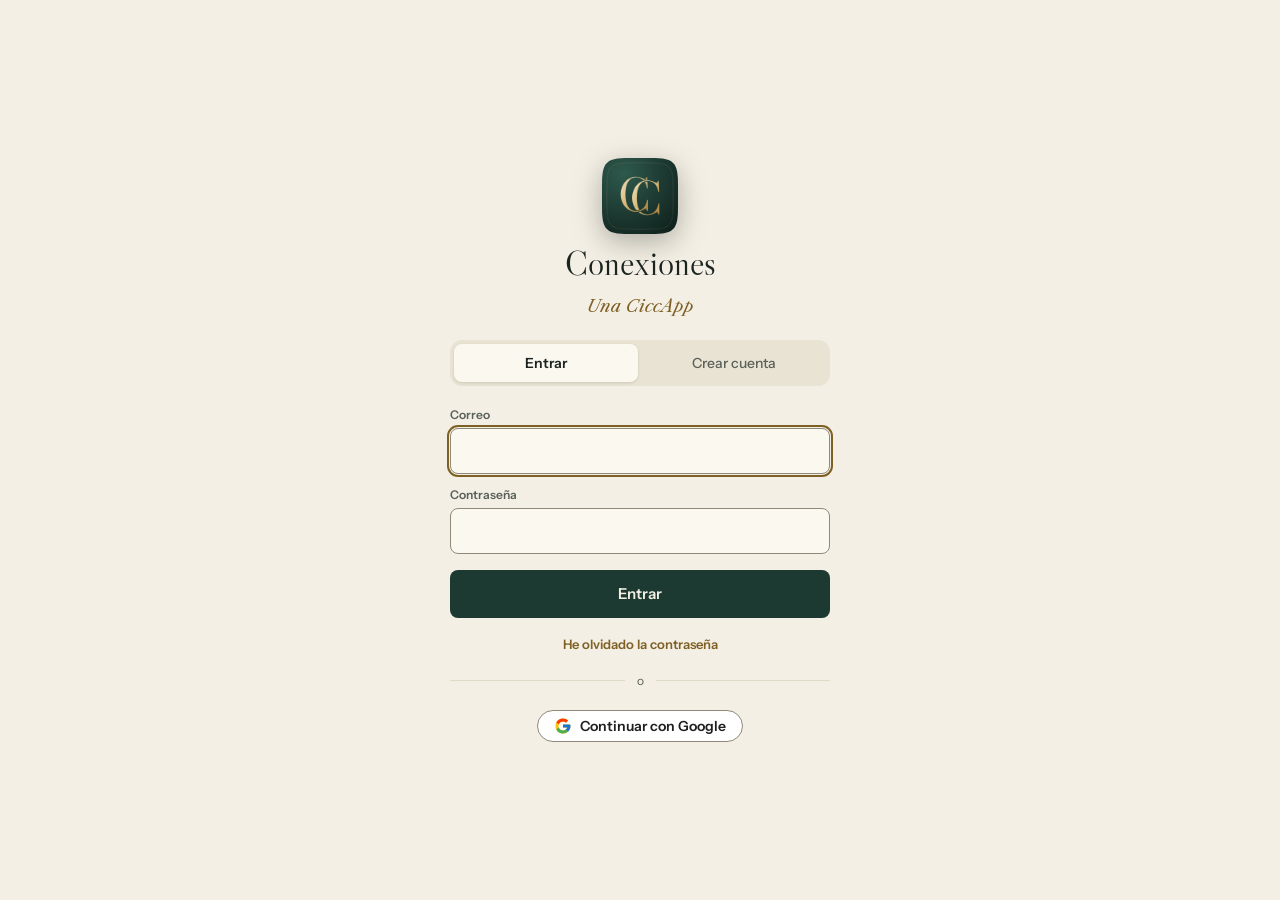
<file: conexiones/index.html>
<!doctype html>
<html lang="es">
<head>
<meta charset="utf-8">
<meta name="viewport" content="width=device-width,initial-scale=1,viewport-fit=cover">
<title>Conexiones · CiccApps</title>
<meta name="description" content="Los servicios conectados a tus CiccApps: Salud del iPhone, Withings y Google Calendar.">
<meta name="robots" content="noindex">
<meta name="theme-color" content="#F3EFE4" media="(prefers-color-scheme: light)">
<meta name="theme-color" content="#0F1A17" media="(prefers-color-scheme: dark)">
<link rel="icon" type="image/png" href="../iconos/favicon-32.png">
<link rel="apple-touch-icon" href="../iconos/ciccapps-180.png">
<link rel="stylesheet" href="../compartido/ciccapps.css?v=37">
<style>
* { box-sizing: border-box; }
html { -webkit-text-size-adjust: 100%; }
body { margin: 0; background: var(--cc-fondo); color: var(--cc-tinta); font-family: var(--cc-sans); font-size: 16px; line-height: 1.5; }
main { max-width: 640px; margin: 0 auto; padding: max(36px, env(safe-area-inset-top)) max(20px, env(safe-area-inset-right)) max(32px, env(safe-area-inset-bottom)) max(20px, env(safe-area-inset-left)); }
header { display: flex; flex-direction: column; align-items: center; gap: 10px; text-align: center; margin-bottom: 28px; }
header a img { width: auto; height: 88px; display: block; }
header .osc { display: none; }
@media (prefers-color-scheme: dark) { header .cla { display: none; } header .osc { display: block; } }
h1 { margin: 0; font-family: var(--cc-display); font-weight: 400; font-size: 34px; line-height: 1.1; }
header p { margin: 0; font-family: var(--cc-serif); font-style: italic; color: var(--cc-oro); }
h2 { margin: 0; font-family: var(--cc-display); font-weight: 400; font-size: 22px; line-height: 1.2; }
.aviso { margin: 0 0 16px; padding: 12px 16px; border-radius: 10px; background: var(--cc-hundido); font-size: 15px; text-align: center; }
.aviso.error { color: var(--cc-aviso); }
.aviso:empty { display: none; }
.tarjetas { display: flex; flex-direction: column; gap: 12px; }
.tarjeta { padding: 18px 20px; border: 1px solid var(--cc-linea); border-radius: 14px; background: var(--cc-fondo-alto); }
.tarjeta .cab { display: flex; align-items: center; justify-content: space-between; gap: 12px; }
.tarjeta p { margin: 6px 0 0; color: var(--cc-tinta-suave); font-size: 15px; }
.tarjeta .meta { margin-top: 10px; font-size: 14px; color: var(--cc-tinta); text-wrap: pretty; }
.tarjeta .admin { margin: 10px 0 0; text-align: center; font-size: 13px; color: var(--cc-tinta-suave); }
.tarjeta .admin button { border: 0; background: none; padding: 4px 6px; color: var(--cc-oro); font: 600 13px var(--cc-sans); cursor: pointer; }
.tarjeta .admin[hidden] { display: none; }
.chip { flex: none; padding: 3px 10px; border-radius: 999px; font-size: 12px; font-weight: 600; background: var(--cc-hundido); color: var(--cc-tinta-suave); white-space: nowrap; }
.chip.si { background: var(--cc-primario); color: var(--cc-sobre-primario); }
.chip.mal { background: transparent; border: 1px solid var(--cc-aviso); color: var(--cc-aviso); }
.botones { display: grid; grid-template-columns: repeat(auto-fit, minmax(150px, 1fr)); gap: 8px; margin-top: 14px; }
.botones:empty { display: none; }
.boton { min-height: 44px; padding: 0 16px; border: 1px solid var(--cc-linea-fuerte); border-radius: 10px; background: transparent; color: var(--cc-tinta); font: 600 15px var(--cc-sans); cursor: pointer; }
.boton.lleno { border-color: var(--cc-primario); background: var(--cc-primario); color: var(--cc-sobre-primario); }
.boton:disabled { opacity: .5; cursor: default; }
.boton:focus-visible { outline: 2px solid var(--cc-oro); outline-offset: 2px; }
.clave { margin-top: 14px; padding: 14px 16px; border-radius: 10px; background: var(--cc-hundido); }
.clave[hidden] { display: none; }
.clave p { margin: 0; color: var(--cc-tinta); }
.clave .dato { display: grid; grid-template-columns: 1fr auto; align-items: center; gap: 4px 10px; margin-top: 12px; }
.clave .dato span { grid-column: 1 / -1; font-size: 13px; color: var(--cc-tinta-suave); }
.clave code { min-width: 0; overflow-wrap: anywhere; font: 13px/1.4 ui-monospace, SFMono-Regular, Menlo, monospace; }
.clave .copiar { min-height: 36px; padding: 0 12px; border: 1px solid var(--cc-linea-fuerte); border-radius: 8px; background: var(--cc-fondo-alto); color: var(--cc-tinta); font: 600 13px var(--cc-sans); cursor: pointer; }
details.guia { margin-top: 14px; border-top: 1px solid var(--cc-linea); padding-top: 12px; }
details.guia summary { cursor: pointer; color: var(--cc-oro); font-weight: 600; font-size: 15px; }
details.guia ol { margin: 10px 0 0; padding-left: 22px; font-size: 15px; }
details.guia li { margin-top: 8px; }
details.guia code { padding: 1px 5px; border-radius: 5px; background: var(--cc-hundido); font: 13px ui-monospace, SFMono-Regular, Menlo, monospace; overflow-wrap: anywhere; }
.ultimos { margin-top: 28px; }
.ultimos ol { list-style: none; margin: 12px 0 0; padding: 0; border-top: 1px solid var(--cc-linea); }
.ultimos li { display: grid; grid-template-columns: 1fr auto; gap: 2px 12px; padding: 12px 0; border-bottom: 1px solid var(--cc-linea); }
.ultimos .nom { font-weight: 600; min-width: 0; overflow-wrap: anywhere; }
.ultimos .cifra { text-align: right; font-variant-numeric: tabular-nums; white-space: nowrap; }
.ultimos .det { grid-column: 1 / -1; font-size: 14px; color: var(--cc-tinta-suave); }
.compatible[hidden] { display: none; }
.compatible { margin: 12px 0 0; font-size: 13px; color: var(--cc-tinta-suave); text-align: center; }
.compatible b { color: #FC5200; font-weight: 700; letter-spacing: .02em; }
footer { margin-top: 36px; padding-top: 18px; border-top: 1px solid var(--cc-linea); text-align: center; }
footer .salir { border: 0; background: none; color: var(--cc-oro); font: 600 13px var(--cc-sans); cursor: pointer; padding: 6px 8px; }
</style>
</head>
<body>
<main>
  <header>
    <a href="../" aria-label="Ir a CiccApps"><img class="cla" src="../iconos/logotipo-apilado-claro.svg" alt="CiccApps"><img class="osc" src="../iconos/logotipo-apilado-oscuro.svg" alt="CiccApps"></a>
    <h1>Tus conexiones</h1>
    <p>Los servicios que alimentan tus CiccApps</p>
  </header>

  <p class="aviso" id="aviso" role="status" aria-live="polite"></p>

  <div class="tarjetas">
    <section class="tarjeta" aria-labelledby="tSalud">
      <div class="cab"><h2 id="tSalud">Salud del iPhone</h2><span class="chip" id="eSalud">Sin conectar</span></div>
      <p>Tus entrenos, pasos, sueño y pulso en reposo, con un Atajo automático. Vale para Apple Watch y para cualquier reloj que guarde sus entrenos en Salud.</p>
      <p class="meta" id="mSalud" hidden></p>
      <div class="botones" id="bSalud"></div>
      <div class="clave" id="cSalud" hidden>
        <p>Copia estos dos datos en tu Atajo ahora: la clave no se vuelve a mostrar. Si la pierdes, crea otra.</p>
        <div class="dato"><span>Dirección</span><code id="urlSalud"></code><button type="button" class="copiar" data-copiar="urlSalud">Copiar</button></div>
        <div class="dato"><span>Clave</span><code id="claveSalud"></code><button type="button" class="copiar" data-copiar="claveSalud">Copiar</button></div>
      </div>
      <details class="guia">
        <summary>Cómo montar el Atajo</summary>
        <ol>
          <li>Crea aquí tu clave y copia la dirección y la clave.</li>
          <li>En la app Atajos, crea un atajo llamado «CiccApps Salud». Busca en Salud los entrenos de los últimos dos días y, por cada uno, escribe una línea: <code>E;tipo;inicio;fin;km;kcal;pulso medio</code>. Las fechas, en formato ISO 8601.</li>
          <li>Si quieres, añade una línea por medida: <code>M;pasos;fecha;valor</code>. También sirven peso, grasa, sueño y pulso en reposo.</li>
          <li>Termina con «Obtener contenido de URL»: método POST, la dirección de arriba, la cabecera <code>Authorization</code> con <code>Bearer</code> y tu clave, y como cuerpo el texto con todas las líneas.</li>
          <li>Ejecútalo una vez a mano para darle permiso a Salud. Después, en Automatización, crea dos: al detener la alarma y a las 22:00, con «Ejecutar inmediatamente».</li>
        </ol>
      </details>
    </section>
    <section class="tarjeta" aria-labelledby="tWithings">
      <div class="cab"><h2 id="tWithings">Withings</h2><span class="chip" id="eWithings">Sin conectar</span></div>
      <p>Peso, grasa y masa muscular de tu báscula, en cuanto te pesas.</p>
      <p class="meta" id="mWithings" hidden></p>
      <div class="botones" id="bWithings"></div>
    </section>
    <section class="tarjeta" aria-labelledby="tGoogle">
      <div class="cab"><h2 id="tGoogle">Google Calendar</h2><span class="chip">Próximamente</span></div>
      <p>Tu plan semanal y las reservas de Playtomic.</p>
    </section>
    <section class="tarjeta" aria-labelledby="tStrava">
      <div class="cab"><h2 id="tStrava">Strava</h2><span class="chip" id="eStrava">Opcional</span></div>
      <p id="dStrava">Su conexión necesita una suscripción de pago de Strava, así que de momento está apagada. Tus entrenos llegan igual desde Salud.</p>
      <p class="meta" id="mStrava" hidden></p>
      <div class="botones" id="bStrava"></div>
      <p class="admin" id="aStrava" hidden>Avisos automáticos de entrenos nuevos · <button type="button" id="webhook">Activar</button></p>
    </section>
  </div>

  <section class="ultimos" id="ultimos" hidden aria-labelledby="tUltimos">
    <h2 id="tUltimos">Últimos entrenos</h2>
    <ol id="lista"></ol>
    <p class="compatible" id="compatible" hidden>Datos de <b>STRAVA</b> · Compatible con Strava</p>
  </section>

  <footer id="pie">
    <button type="button" class="salir" id="salir">Cerrar sesión</button>
  </footer>
</main>

<script src="../compartido/supabase.js"></script>
<script src="../compartido/cuenta.js?v=20"></script>
<script src="../compartido/motor/conexiones.js?v=2"></script>
<script>
(function () {
  'use strict';
  var DUENO = 'mpciccardini@gmail.com';
  var $ = function (id) { return document.getElementById(id); };
  var sb, usuario;

  function avisar(t, error) { $('aviso').textContent = t || ''; $('aviso').className = 'aviso' + (error ? ' error' : ''); }
  function boton(texto, clase, accion) {
    var b = document.createElement('button');
    b.type = 'button'; b.className = 'boton' + (clase ? ' ' + clase : ''); b.textContent = texto;
    b.onclick = async function () {
      var todos = document.querySelectorAll('.boton'); todos.forEach(function (x) { x.disabled = true; });
      try { await accion(); } catch (e) { avisar(e.message, true); }
      todos.forEach(function (x) { x.disabled = false; });
    };
    return b;
  }
  function haceCuanto(fecha) {
    if (!fecha) return 'nunca';
    var min = Math.round((Date.now() - new Date(fecha).getTime()) / 60000);
    if (min < 1) return 'ahora mismo';
    if (min < 60) return 'hace\u00a0' + min + '\u00a0min';
    var h = Math.round(min / 60); if (h < 24) return 'hace\u00a0' + h + '\u00a0h';
    var d = Math.round(h / 24); return 'hace\u00a0' + d + (d === 1 ? '\u00a0día' : '\u00a0días');
  }
  var TIPOS = { andar: 'Andar', correr: 'Correr', gym: 'Gym', boxeo: 'Boxeo', padel: 'Pádel', raqueta: 'Raqueta', otro: 'Entreno' };
  var APPS = { palestra: 'Palestra', sendero: 'Sendero' };
  function duracion(s) { if (!s) return ''; var m = Math.round(s / 60); return m < 60 ? m + ' min' : Math.floor(m / 60) + ' h ' + String(m % 60).padStart(2, '0') + ' min'; }

  function estado(chip, c, texto) {
    var activa = c && c.estado === 'activa';
    chip.textContent = activa ? (texto || 'Conectado') : c ? (c.estado === 'caducada' ? 'Hay que reconectar' : 'Desconectado') : 'Sin conectar';
    chip.className = 'chip' + (activa ? ' si' : c ? ' mal' : '');
    return activa;
  }
  function fechaCorta(f) { return new Date(f + (f.length === 10 ? 'T12:00:00' : '')).toLocaleDateString('es-ES', { day: 'numeric', month: 'short' }); }

  async function pintar() {
    var c = await CiccConexiones.lista(sb);
    pintarSalud(c.salud);
    await pintarWithings(c.withings);
    pintarStrava(c.strava);
    await ultimos();
  }

  function pintarSalud(s) {
    var bs = $('bSalud'), meta = $('mSalud'); bs.innerHTML = '';
    var nueva = async function () {
      var d = await CiccConexiones.llamar(sb, 'salud', { accion: 'clave' });
      $('urlSalud').textContent = d.url; $('claveSalud').textContent = d.clave; $('cSalud').hidden = false;
      avisar('Clave creada. Cópiala en tu Atajo.');
      await pintar();
    };
    if (estado($('eSalud'), s, s && !s.ultima_sync ? 'Esperando al Atajo' : null)) {
      meta.hidden = false;
      meta.textContent = s.ultima_sync ? 'Último envío del Atajo ' + haceCuanto(s.ultima_sync) : 'La clave está creada. Falta que el Atajo envíe sus primeros datos.';
      bs.append(
        boton('Nueva clave', '', async function () {
          if (!confirm('¿Crear una clave nueva? La anterior dejará de funcionar y tendrás que cambiarla en el Atajo.')) return;
          await nueva();
        }),
        boton('Desconectar', '', async function () {
          if (!confirm('¿Desconectar Salud? Los datos ya recibidos se quedan en tus apps.')) return;
          await CiccConexiones.desconectar(sb, 'salud');
          $('cSalud').hidden = true;
          avisar('Salud desconectado.');
          await pintar();
        })
      );
    } else {
      meta.hidden = true;
      bs.append(boton('Crear clave del Atajo', 'lleno', nueva));
    }
  }

  async function pintarWithings(w) {
    var bs = $('bWithings'), meta = $('mWithings'); bs.innerHTML = '';
    if (estado($('eWithings'), w)) {
      var r = await sb.from('medidas').select('fecha, valor').eq('fuente', 'withings').eq('tipo', 'peso').order('fecha', { ascending: false }).limit(1);
      var p = (r.data || [])[0];
      meta.hidden = false;
      meta.textContent = (p ? 'Último peso ' + Number(p.valor).toLocaleString('es-ES', { maximumFractionDigits: 1 }) + ' kg, el ' + fechaCorta(p.fecha) + ' · ' : '') + 'sincronizado ' + haceCuanto(w.ultima_sync);
      bs.append(
        boton('Sincronizar', 'lleno', async function () {
          avisar('Sincronizando con Withings…');
          var r = await CiccConexiones.sincronizar(sb, 'withings', 30);
          avisar(r.importadas === 1 ? '1 medida al día.' : (r.importadas || 0) + ' medidas al día.');
          await pintar();
        }),
        boton('Desconectar', '', async function () {
          if (!confirm('¿Desconectar Withings? Las medidas ya importadas se quedan en tus apps.')) return;
          await CiccConexiones.desconectar(sb, 'withings');
          avisar('Withings desconectado.');
          await pintar();
        })
      );
    } else {
      meta.hidden = true;
      bs.append(boton('Conectar con Withings', 'lleno', function () { avisar('Abriendo Withings…'); return CiccConexiones.conectar(sb, 'withings'); }));
    }
  }

  // Strava queda como opción apagada: solo se puede gestionar si ya estaba conectado
  function pintarStrava(s) {
    var bs = $('bStrava'), meta = $('mStrava'); bs.innerHTML = '';
    $('aStrava').hidden = true;
    if (!s) { $('eStrava').textContent = 'Opcional'; $('eStrava').className = 'chip'; meta.hidden = true; $('dStrava').hidden = false; return; }
    $('dStrava').hidden = true;
    if (estado($('eStrava'), s)) {
      meta.hidden = false;
      meta.textContent = (s.cuenta ? 'Cuenta de ' + s.cuenta + ' · ' : '') + 'última sincronización ' + haceCuanto(s.ultima_sync);
      bs.append(boton('Sincronizar', 'lleno', async function () {
        avisar('Sincronizando con Strava…');
        var r = await CiccConexiones.sincronizar(sb, 'strava', 30);
        avisar(r.importadas === 1 ? '1 entreno al día.' : (r.importadas || 0) + ' entrenos al día.');
        await pintar();
      }));
      $('aStrava').hidden = usuario.email !== DUENO;
    } else meta.hidden = true;
    bs.append(boton('Desconectar', '', async function () {
      if (!confirm('¿Desconectar Strava? Los entrenos ya importados se quedan en tus apps.')) return;
      await CiccConexiones.desconectar(sb, 'strava');
      avisar('Strava desconectado.');
      await pintar();
    }));
  }

  async function ultimos() {
    var r = await sb.from('actividades').select('nombre, tipo, app, inicio, duracion_s, distancia_m, fuente').order('inicio', { ascending: false }).limit(5);
    var filas = r.data || [];
    $('ultimos').hidden = !filas.length;
    $('compatible').hidden = !filas.some(function (a) { return a.fuente === 'strava'; });
    var ol = $('lista'); ol.innerHTML = '';
    filas.forEach(function (a) {
      var li = document.createElement('li');
      var nom = document.createElement('span'); nom.className = 'nom'; nom.textContent = a.nombre || TIPOS[a.tipo] || 'Entreno';
      var cifra = document.createElement('span'); cifra.className = 'cifra';
      cifra.textContent = a.distancia_m ? (a.distancia_m / 1000).toLocaleString('es-ES', { maximumFractionDigits: 1 }) + ' km' : duracion(a.duracion_s);
      var det = document.createElement('span'); det.className = 'det';
      det.textContent = new Date(a.inicio).toLocaleDateString('es-ES', { weekday: 'short', day: 'numeric', month: 'short' }) + ' · ' + (TIPOS[a.tipo] || a.tipo) + ' · ' + (APPS[a.app] || a.app) + (a.distancia_m && a.duracion_s ? ' · ' + duracion(a.duracion_s) : '');
      li.append(nom, cifra, det); ol.append(li);
    });
  }

  var MENSAJES = {
    strava: { ok: 'Strava conectado. Hemos traído tus entrenos de los últimos 30 días.', cancelado: 'Has cancelado la conexión con Strava.', sin_permiso: 'Para importar tus entrenos, marca «Ver datos de tus actividades» al conectar Strava.', error: 'Strava no ha podido completar la conexión. Vuelve a intentarlo.' },
    withings: { ok: 'Withings conectado. Hemos traído tus pesadas de los últimos 90 días.', cancelado: 'Has cancelado la conexión con Withings.', error: 'Withings no ha podido completar la conexión. Vuelve a intentarlo.' }
  };

  CiccCuenta.iniciar({ app: 'Conexiones', icono: '../iconos/ciccapps-192.png', lema: 'Una CiccApp' }).then(async function (r) {
    sb = r.sb; usuario = r.usuario;
    var vuelta = CiccConexiones.resultado();
    var textos = vuelta && MENSAJES[vuelta.proveedor];
    if (textos) avisar(textos[vuelta.resultado] || textos.error, vuelta.resultado !== 'ok');
    document.querySelectorAll('[data-copiar]').forEach(function (b) {
      b.onclick = async function () {
        try { await navigator.clipboard.writeText($(b.dataset.copiar).textContent); b.textContent = 'Copiado'; }
        catch (e) { getSelection().selectAllChildren($(b.dataset.copiar)); b.textContent = 'Seleccionado'; }
        setTimeout(function () { b.textContent = 'Copiar'; }, 2000);
      };
    });
    $('salir').onclick = function () { CiccCuenta.salir(); };
    $('webhook').onclick = async function () {
      try {
        var d = await CiccConexiones.llamar(sb, 'strava', { accion: 'webhook' });
        var ok = !!(d.suscripcion || d.alta);
        avisar(ok ? 'Avisos automáticos activos: cada entreno nuevo llegará solo.' : 'Strava no ha aceptado el alta de avisos.', !ok);
      } catch (e) { avisar(e.message, true); }
    };
    $('pie').prepend(CiccCuenta.firma('Conexiones', $('pie')));
    $('pie').append($('salir'));
    try { await pintar(); } catch (e) { avisar('No se han podido cargar tus conexiones.', true); }
  });
})();
</script>
<script src="../compartido/actualizar.js?v=3"></script>
</body>
</html>
</file>
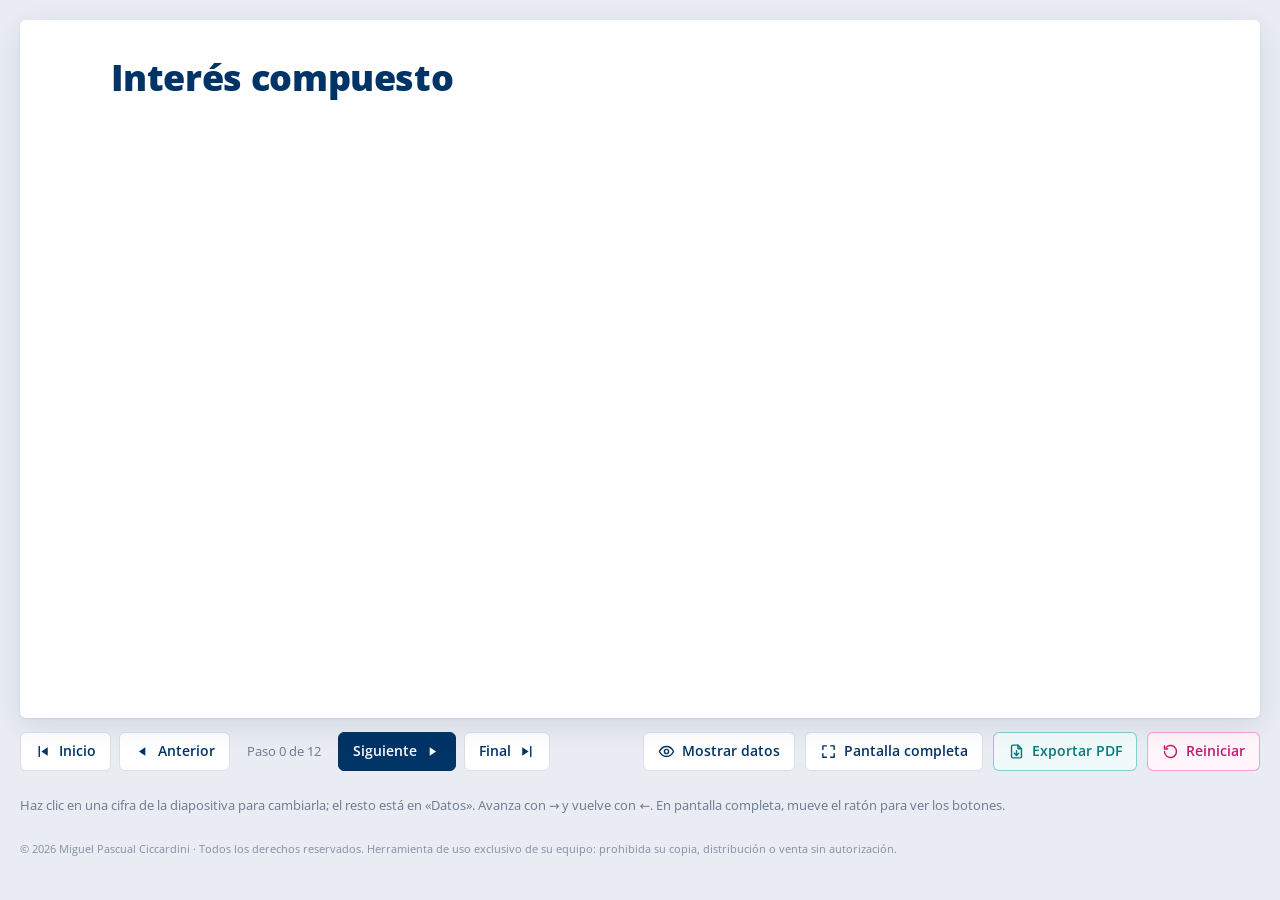
<file: interes-compuesto/index.html>
<!doctype html><html lang="es"><head><meta charset="utf-8"><meta name=viewport content="width=device-width,initial-scale=1,viewport-fit=cover"><style>:root{color-scheme:light;box-sizing:border-box;padding-top:env(safe-area-inset-top,0px);padding-bottom:env(safe-area-inset-bottom,0px)}html{scroll-padding-top:env(safe-area-inset-top,0px)}body{margin:0;padding:0;font:14px -apple-system,BlinkMacSystemFont,sans-serif;background:#fff;color:#000}img{max-width:100%}[hidden]:not([hidden=until-found i]){display:none!important}*{touch-action:manipulation}html{-webkit-text-size-adjust:100%;text-size-adjust:100%}
/* móvil: pasos en una fila de cuatro, el contador encima y el resto en una fila que se reparte por igual */
@media (max-width: 760px) and ((orientation: portrait) or (min-height: 601px) or (not (pointer: coarse))) {
  .bar { display: flex; flex-wrap: wrap; gap: 8px; }
  .bar .nav { flex: 1 1 100%; display: grid; grid-template-columns: repeat(4, minmax(0, 1fr)); gap: 8px; }
  .bar .nav .stepinfo { grid-column: 1 / -1; order: -1; text-align: center; }
  .bar > button { flex: 1 1 0; min-width: 0; }
  .bar button { justify-content: center; padding-inline: 6px; font-size: 13px; }
  .bar .grow { display: none; }
}
@media (max-width: 760px) and ((orientation: portrait) or (min-height: 601px) or (not (pointer: coarse))) { .note, .note * { white-space: normal !important; } .note .seg { white-space: nowrap !important; } .bar > button .lbl { display: none; } #toggleData::after { content: "Datos"; } #full::after { content: "Ampliar"; } #reset::after { content: "Reiniciar"; } .hint-pc { display: none; } .tablewrap { -webkit-overflow-scrolling: touch; } }
@media (max-width: 430px) { .bar .nav .nlbl { display: none; } }
.hint-movil { display: none; } @media (max-width: 760px) and ((orientation: portrait) or (min-height: 601px) or (not (pointer: coarse))) { .hint-movil { display: block; } }
</style><title>Interés compuesto</title>
<meta name="description" content="La simulación de ahorro para enseñar en tus reuniones.">
<meta name="theme-color" content="#E9ECF2">
<meta name="apple-mobile-web-app-capable" content="yes">
<meta name="mobile-web-app-capable" content="yes">
<meta name="apple-mobile-web-app-title" content="Interés">
<link rel="manifest" href="manifest.webmanifest">
<link rel="apple-touch-icon" href="../iconos/interes-compuesto-180.png?v=6">
<link rel="icon" type="image/png" href="../iconos/interes-compuesto-192.png?v=6">
</head><body>

<style>
/* Open Sans alojada en la propia web: así el PDF exportado lleva exactamente la misma letra que la pantalla (Segoe UI si está instalada) */
@font-face{font-family:'Open Sans';font-style:normal;font-weight:400;font-display:swap;src:url('/compartido/fuentes/OpenSans-400.woff2') format('woff2')}
@font-face{font-family:'Open Sans';font-style:normal;font-weight:600;font-display:swap;src:url('/compartido/fuentes/OpenSans-600.woff2') format('woff2')}
@font-face{font-family:'Open Sans';font-style:normal;font-weight:700;font-display:swap;src:url('/compartido/fuentes/OpenSans-700.woff2') format('woff2')}
@font-face{font-family:'Open Sans';font-style:normal;font-weight:800;font-display:swap;src:url('/compartido/fuentes/OpenSans-800.woff2') format('woff2')}
/* Layout: una «diapositiva» 16:9 como las de la presentación (título arriba a la izquierda, tres cajas lavanda,
   tabla con cabecera azul marino) que se va revelando por pasos; debajo, la barra de control y el panel de datos. */
:root {
  --navy: #003366;      /* texto y cabeceras (dk2 de la plantilla) */
  --teal: #009999;      /* positivo (accent1) */
  --pink: #FF3399;      /* retiradas / negativo (accent2) */
  --lav: #EBE0F5;       /* cajas lavanda de la plantilla */
  --row1: #F4F6F9;      /* filas alternas */
  --row2: #ECEEFA;
  --line: #D9DEE7;
  --muted: #6B7A8F;
  --slide: #FFFFFF;
  --page: #E9ECF2;
  --font: "Segoe UI", "Segoe UI Variable Text", "Open Sans", system-ui, -apple-system, sans-serif;
  --font-black: "Segoe UI Black", "Segoe UI", "Open Sans", system-ui, -apple-system, sans-serif;
  color-scheme: light;
}
* { box-sizing: border-box; }
html, body { min-height: 100%; }
body {
  margin: 0; background: var(--page); color: var(--navy); font-family: var(--font);
  padding-left: max(16px, env(safe-area-inset-left, 0px));
  padding-right: max(16px, env(safe-area-inset-right, 0px));
  padding-block: 20px 32px;
}
.wrap { max-width: 1240px; margin: 0 auto; display: grid; gap: 14px; }

/* ---------- diapositiva ---------- */
.stage {
  container-type: inline-size;
  background: var(--slide); border-radius: 6px;
  box-shadow: 0 1px 2px rgba(0, 51, 102, .08), 0 8px 28px rgba(0, 51, 102, .10);
  aspect-ratio: 16 / 9; width: 100%; overflow: hidden; position: relative;
}
.slide {
  position: absolute; inset: 0; display: flex; flex-direction: column;
  padding: 3.1cqw 7.3cqw 3cqw 7.3cqw; gap: 2.2cqw;
  font-size: 1.45cqw;
}
.slide:focus { outline: none; }
.stage:fullscreen { aspect-ratio: auto; border-radius: 0; display: grid; place-items: center; background: var(--slide); }
.stage:fullscreen .slide { position: relative; width: min(100vw, 177.78vh); height: min(56.25vw, 100vh); }
h1 {
  margin: 0; font-family: var(--font-black); font-weight: 900; font-size: 2.9cqw; letter-spacing: -.01em;
  color: var(--navy); line-height: 1.1; text-wrap: balance;
}
.boxes { display: grid; grid-template-columns: repeat(3, 1fr); gap: 6.6cqw; }
.box {
  background: var(--lav); min-height: 4.6cqw; display: flex; flex-direction: column; align-items: center;
  justify-content: center; padding: .5cqw 1cqw; text-align: center;
}
.big { font-family: var(--font-black); font-weight: 900; font-size: 2.35cqw; line-height: 1.15; white-space: nowrap;
  display: inline-flex; align-items: baseline; gap: .1em; }
.cap { font-size: .95cqw; color: var(--muted); margin-top: .15cqw; letter-spacing: .02em; }

/* inputs que parecen texto */
.ed {
  font: inherit; color: inherit; background: transparent; border: 0; padding: 0 .08em; margin: 0;
  text-align: right; border-bottom: 2px dotted transparent; border-radius: 2px; min-width: 1ch;
  -moz-appearance: textfield; appearance: textfield;
}
.ed::-webkit-outer-spin-button, .ed::-webkit-inner-spin-button { -webkit-appearance: none; margin: 0; }
.ed:hover { border-bottom-color: rgba(0, 51, 102, .35); cursor: text; }
.ed:focus { outline: none; border-bottom-color: var(--teal); background: rgba(255, 255, 255, .55); }
th .ed { color: #fff; text-align: center; }
.gline { display: block; margin-top: .15em; font-size: .72em; font-weight: 700; letter-spacing: .02em; opacity: .85; white-space: nowrap; }
th .ed:hover { border-bottom-color: rgba(255, 255, 255, .5); }
th .ed:focus { background: rgba(255, 255, 255, .12); border-bottom-color: #fff; }

/* tabla */
.tablewrap { flex: 0 0 auto; display: flex; flex-direction: column; }
table { width: 100%; border-collapse: collapse; table-layout: fixed; font-variant-numeric: tabular-nums; }
tbody tr { height: calc(var(--rowh, 2.85) * 1cqw); }
thead tr { height: 3.5cqw; }
th {
  background: var(--navy); color: #fff; font-family: var(--font-black); font-weight: 900; font-size: 1.55cqw;
  padding: .9cqw .6cqw; text-align: center; border-right: 1px solid rgba(255, 255, 255, .25); white-space: nowrap;
}
th:last-child { border-right: 0; }
td {
  text-align: center; padding: 0 .6cqw; font-size: calc(var(--rowh, 2.85) * .53cqw); line-height: 1.15; font-weight: 700;
  border-right: 1px solid #fff; white-space: nowrap;
}
td:last-child { border-right: 0; }
tbody tr:nth-child(odd) td { background: var(--row1); }
tbody tr:nth-child(even) td { background: var(--row2); }
td.yr { font-family: var(--font-black); font-weight: 900; }
td.ic { color: var(--navy); }
td .f { font-weight: 400; } td .fi { opacity: .6; }
td .w { color: var(--pink); }
tr.final td { box-shadow: inset 0 -3px 0 var(--teal); }
td.ic.goal { color: var(--teal); }
col.c-yr { width: 22%; } col.c-cc { width: 22%; } col.c-ic { width: 56%; }
.ret col.c-yr { width: 22%; } .ret col.c-cc { width: 22%; } .ret col.c-ic { width: 28%; } .ret col.c-wr { width: 28%; }

.note {
  position: absolute; left: 7.3cqw; right: 7.3cqw; bottom: 3cqw; transform: none !important;
  display: flex; align-items: center; justify-content: space-between; gap: 2cqw; font-size: 1.15cqw; color: var(--navy);
  min-height: 2.4cqw;
}
.pill { display: inline-flex; align-items: center; gap: .5em; padding: .35cqw 1cqw; border-radius: 999px; font-weight: 700; }
.pill.ok { background: rgba(0, 153, 153, .12); color: #007A7A; }
.pill.ko { background: rgba(255, 51, 153, .12); color: #C2186E; }
#reset { color: #C2186E; border-color: rgba(255, 51, 153, .45); background: #FFF5FA; }
#reset:hover { border-color: #C2186E; background: #FFE9F3; }
.wrap:fullscreen #reset { display: none; }   /* en pantalla completa no está, para no reiniciar sin querer */
.pill.mid { background: rgba(224, 138, 0, .14); color: #9A5B00; }
.note .src { color: var(--muted); font-weight: 400; white-space: nowrap; }
/* etiquetas: pensión a la izquierda, objetivo a la derecha */
.note > span { white-space: nowrap; transition: opacity .35s ease, transform .35s ease; }

/* revelado por pasos: el hueco se mantiene para que nada salte */
.box, .note, #thead, tbody tr { transition: opacity .35s ease, transform .35s ease; }
.hide { opacity: 0 !important; pointer-events: none; transform: translateY(4px); transition: none !important; } /* ocultar es instantáneo (sin spoilers); aparecer, con fundido */
@media (prefers-reduced-motion: reduce) { .box, .note, #thead, tbody tr { transition: none; } .hide { transform: none; } }

/* ---------- barra de control ---------- */
.bar { display: flex; flex-wrap: wrap; align-items: center; gap: 10px; }
.bar .grow { flex: 1; }
button {
  font: 600 14px/1 var(--font); color: var(--navy); background: #fff; border: 1px solid var(--line);
  border-radius: 6px; padding: 10px 14px; cursor: pointer;
}
button:hover { border-color: var(--navy); }
button:focus-visible, input:focus-visible, select:focus-visible { outline: 2px solid var(--teal); outline-offset: 2px; }
button.primary { background: var(--navy); color: #fff; border-color: var(--navy); }
button.primary:hover { background: #00264D; }
.nav { display: flex; flex-wrap: wrap; align-items: center; gap: 8px; }
button { display: inline-flex; align-items: center; gap: 7px; }
.ic { width: 17px; height: 17px; fill: none; stroke: currentColor; stroke-width: 2; stroke-linecap: round; stroke-linejoin: round; flex: none; }
#toggleData[aria-expanded="false"] .slash { display: none; }
.ic .fl { fill: currentColor; stroke: none; }
.fs-out { display: none; }
.bar { flex-wrap: nowrap; }
@media (max-width: 1100px) { .bar { flex-wrap: wrap; } }

/* ---------- pantalla completa: diapositiva centrada; barra que aparece al mover el ratón; datos en un panel lateral ---------- */
.wrap:fullscreen { max-width: none; width: 100vw; height: 100vh; margin: 0; padding: 0; display: block; overflow: hidden; background: var(--slide); }
.wrap:fullscreen .stage { position: fixed; left: 50%; top: 50%; transform: translate(-50%, -50%); width: min(100vw, 177.78vh);
  height: min(56.25vw, 100vh); aspect-ratio: auto; border-radius: 0; box-shadow: none; }
.wrap:fullscreen .fs-in { display: none; } .wrap:fullscreen .fs-out { display: inline; }
.wrap:fullscreen .hint { display: none; }
.wrap:fullscreen .bar { position: fixed; left: 14px; bottom: 14px; z-index: 10; flex-wrap: nowrap; gap: 8px; max-width: calc(100vw - 28px);
  background: rgba(255, 255, 255, .97); padding: 8px; border-radius: 10px; box-shadow: 0 6px 24px rgba(0, 51, 102, .2);
  opacity: 0; pointer-events: none; transition: opacity .25s ease; }
.wrap:fullscreen .bar .grow { flex: 0 0 6px; }
.wrap:fullscreen .bar .lbl { display: none; }                       /* a la derecha, solo iconos (el nombre sale al pasar el ratón) */
.wrap.ui:fullscreen .bar, .wrap.data:fullscreen .bar, .wrap:fullscreen .bar:hover, .wrap:fullscreen .bar:has(:focus-visible) { opacity: 1; pointer-events: auto; }
.wrap:fullscreen .panel:not([hidden]) { position: fixed; top: 0; right: 0; bottom: 0; width: min(480px, 94vw); overflow-y: auto; z-index: 9;
  border: 0; border-radius: 0; box-shadow: -8px 0 30px rgba(0, 51, 102, .18); grid-template-columns: 1fr; padding-bottom: 90px;
  grid-template-areas: "h" "r" "g" "q" "pe" "w" "p" "x"; }
.wrap:fullscreen .cards { grid-template-columns: 1fr; }
/* pantalla completa: una sola fila abajo, sin fondo; navegación a la izquierda y el resto a la derecha */
.wrap:fullscreen .bar { left: 16px; right: 16px; bottom: 12px; max-width: none; transform: none; justify-content: space-between;
  background: transparent; box-shadow: none; padding: 0; gap: 6px; }
.wrap:fullscreen .bar .grow { flex: 1 1 auto; }
.wrap:fullscreen .bar button { padding: 7px 9px; font-size: 13px; box-shadow: 0 2px 8px rgba(0, 51, 102, .15); }
.wrap:fullscreen .bar .nav { flex-wrap: nowrap; gap: 6px; }
.wrap:fullscreen .bar .nlbl { display: none; }
.wrap:fullscreen .stepinfo { min-width: 0; padding: 4px 8px; border-radius: 999px; background: rgba(255, 255, 255, .9); }
/* los datos, a la derecha y por encima de la barra, para no tapar los botones */
.wrap:fullscreen .panel:not([hidden]) { bottom: 60px; padding-bottom: 20px; border-bottom-left-radius: 10px; }
.stepinfo { font-size: 13px; color: var(--muted); font-variant-numeric: tabular-nums; min-width: 92px; text-align: center; }
.hint { font-size: 12.5px; color: var(--muted); }
.copy { margin: 0; font-size: 11px; line-height: 1.45; color: var(--muted); opacity: .8; }
.wrap:fullscreen .copy { display: none; }
@media screen and (max-width: 760px) and ((orientation: portrait) or (min-height: 601px) or (not (pointer: coarse))) { .panel[hidden] ~ .copy { display: none; } .copy { text-align: center; text-wrap: balance; } }
@media print { .copy { display: none !important; } }

/* ---------- panel de datos ---------- */
.panel {
  background: #fff; border-radius: 6px; border: 1px solid var(--line); padding: 18px 20px 20px;
  display: grid; grid-template-columns: repeat(3, minmax(0, 1fr)); gap: 18px 36px;
}
.panel h2 { grid-column: 1 / -1; margin: 0; font: 800 15px/1.2 var(--font-black); letter-spacing: .04em; text-transform: uppercase; }
fieldset, .fs { border: 0; margin: 0; padding: 0; display: grid; gap: 8px; min-width: 0; align-content: start; }
legend, .lg { white-space: nowrap; float: left; width: 100%; font-weight: 700; font-size: 12px; letter-spacing: .06em; text-transform: uppercase; color: var(--muted); padding: 0; margin-bottom: 6px; }
label.fld { display: grid; grid-template-columns: 1fr 112px; align-items: center; gap: 10px; font-size: 14px; }
label.fld small { display: block; color: var(--muted); font-size: 12px; margin-top: 2px; }
.in {
  font: 600 14px var(--font); color: var(--navy); background: var(--lav); border: 1px solid transparent;
  border-radius: 4px; padding: 6px 10px; width: 100%; text-align: right; font-variant-numeric: tabular-nums;
}
.in:focus { outline: none; border-color: var(--teal); background: #fff; }
select.in { text-align: left; }
/* retiradas en columnas: cada retirada es una columna (año, importe y quitar) */
.wgrid { display: grid; grid-auto-flow: column; grid-template-rows: auto auto auto; grid-template-columns: auto repeat(4, minmax(0, 92px));
  grid-auto-columns: minmax(0, 92px); gap: 8px; align-items: center; font-size: 13px; overflow-x: auto; padding-bottom: 2px; }
.wgrid .h { color: var(--navy); font-size: 14px; padding-right: 4px; white-space: nowrap; }
.wgrid .in { padding: 6px 2px; font-size: 14px; text-align: center; }
@media (max-width: 440px) { .wgrid .in.long { font-size: 13px !important; letter-spacing: -.01em; } }   /* importes de 7 cifras con el punto: en el móvil, a 16 px no caben */
.x { width: 100%; height: 26px; padding: 0; justify-content: center; font-size: 17px; line-height: 1; font-weight: 700;
  color: #C2186E; background: #FFF5FA; border-color: rgba(255, 51, 153, .35); }
.x:hover { border-color: #C2186E; background: #FFE9F3; }
.addx { width: 100%; height: 26px; padding: 0; justify-content: center; font-size: 18px; line-height: 1; font-weight: 700;
  color: #007A7A; background: #F0FAFA; border-color: rgba(0, 153, 153, .4); }
.addx:hover { border-color: #007A7A; background: #E0F4F4; }
.addx:disabled { opacity: .35; cursor: default; }
/* «+» de las retiradas: en la siguiente columna libre, con el alto de año e importe; con 4 desaparece */
.wgrid .addx { grid-row: 1 / span 2; height: auto !important; align-self: stretch; border-style: dashed; font-size: 22px; }
.wgrid .addx[hidden] { display: none; }
/* plazos en dos columnas */
.pgrid { display: grid; grid-template-columns: auto minmax(0, 1fr) minmax(0, 1fr); gap: 8px; align-items: center; }
.pgrid .h { color: var(--navy); font-size: 14px; white-space: nowrap; }
.pgrid .h.c { text-align: center; color: var(--muted); font-weight: 700; font-size: 12px; letter-spacing: .06em; text-transform: uppercase; line-height: 1.2; padding-bottom: 6px; align-self: start; }
.pgrid .chk2 input { width: 13px; height: 13px; }
.pgrid .h.c.pl { text-align: left; }
.chk2 { display: flex; justify-content: center; align-items: center; gap: 6px; cursor: pointer; }
.chk2 input { width: 16px; height: 16px; accent-color: var(--navy); margin: 0; }
.pgrid .in:disabled { opacity: .45; }
.small { font-size: 12.5px; color: var(--muted); line-height: 1.45; text-wrap: pretty; }
.panel p.small { margin: 2px 0 0; }
@media (max-width: 760px) and ((orientation: portrait) or (min-height: 601px) or (not (pointer: coarse))) { .bar .grow { display: none; } .bar { justify-content: flex-start; } }   /* mismas distancias en todas las notas de Datos */
.row-actions { display: flex; flex-wrap: wrap; gap: 8px; }
.panel[hidden] { display: none; }
.ttime { margin: 2px 0 0; font-size: 14px; line-height: 1.55; }
.ttime b.ko { color: #C2186E; } .ttime b.ok { color: #007A7A; }
/* orden: rentabilidad y crecimiento arriba, las preguntas y debajo plazos, pensión y retiradas (en una columna:
   rentabilidad, preguntas, crecimiento y el resto) */
.panel { grid-template-columns: repeat(6, minmax(0, 1fr)); grid-template-areas: "h h h h h h" "r r g g x x" "q q q q q q" "pe pe w w p p"; }
.panel > .phead { grid-area: h; display: flex; align-items: center; justify-content: space-between; gap: 8px 16px; flex-wrap: wrap; } .panel > .ratecard.xtra { grid-area: x; } .panel > .ratecard { grid-area: r; } .panel > .growcard { grid-area: g; } .panel > .calc { grid-area: q; }
.panel > .plz { grid-area: p; } .panel > .pen { grid-area: pe; } .panel > .ret { grid-area: w; }
.gchk { display: inline-flex; align-items: center; gap: 7px; cursor: pointer; }
.gchk input { width: 15px; height: 15px; margin: 0; accent-color: var(--navy); }
.growcard:has(#f_gOn:not(:checked)) .rbig { opacity: .45; }
.ret:has(#f_wOn:not(:checked)) .wgrid { opacity: .45; }
/* vista normal ancha: renta, retiradas y plazos como tarjetas de la misma altura, con su nota al pie */
@media (min-width: 901px) {
  .wrap:not(:fullscreen) .panel { column-gap: 14px; }   /* las tarjetas de abajo, alineadas con las de las preguntas */
  .wrap:not(:fullscreen) .panel > :is(.pen, .ret, .plz) { display: flex; flex-direction: column; gap: 8px;
    background: #F7F4FB; border: 1px solid var(--lav); border-radius: 6px; padding: 14px; }
  .wrap:not(:fullscreen) .panel > :is(.pen, .ret, .plz) > p.small:last-child { margin-top: auto; }
}
.qc #tNote { margin: -4px 0 0; }
.ichk, .lchk { display: inline-flex; align-items: center; gap: 7px; cursor: pointer; }
.ichk input, .lchk input { width: 15px; height: 15px; margin: 0; accent-color: var(--navy); }
.pen:has(#f_inflOn:not(:checked)) #f_inf { opacity: .45; }
.ratecard { background: var(--lav); border-radius: 6px; padding: 10px 14px; display: grid; grid-template-columns: 1fr auto; align-items: center; gap: 12px; }
.rhead { display: grid; gap: 2px; }
.ratecard label { font-weight: 700; font-size: 12px; letter-spacing: .06em; text-transform: uppercase; color: var(--muted); }
.rhead .small { font-size: 11.5px; }
.xtra .xf { display: none; }
.wrap:fullscreen .panel > .xtra { display: block; background: none; padding: 0; }
.wrap:fullscreen .xtra .xf { display: inline; } .wrap:fullscreen .xtra .xn { display: none; }
.wrap:fullscreen .xtra .small { display: none; }
.wrap:fullscreen .xtra label { font-size: 14px; font-weight: 400; letter-spacing: 0; text-transform: none; color: inherit; }
.rbig { display: flex; align-items: baseline; justify-content: flex-end; gap: 4px; font: 900 22px/1.1 var(--font-black); color: var(--navy); }
.rbig .rin { font: 900 22px/1.1 var(--font-black); width: 3.4ch; padding: 2px 4px; text-align: center; background: rgba(255,255,255,.6); }
/* fuera de pantalla completa, las tres tarjetas con la misma estructura: título (y casilla) con su cifra en la primera fila, explicación en una línea debajo */
.wrap:not(:fullscreen) .panel > .ratecard { grid-template-rows: 30px auto; align-content: start; gap: 4px 12px; }
.wrap:not(:fullscreen) .ratecard .rhead { display: contents; }
.wrap:not(:fullscreen) .ratecard .rhead > label { grid-area: 1 / 1; white-space: nowrap; }
.wrap:not(:fullscreen) .ratecard .rhead > .small { grid-area: 2 / 1 / 3 / -1; }
.wrap:not(:fullscreen) .ratecard .rbig { grid-area: 1 / 2; }
/* si la tarjeta no da para «Crecimiento geométrico» y su cifra en una línea (tableta, móvil estrecho), queda «Crecimiento» */
.wrap:not(:fullscreen) .panel > .ratecard { container-type: inline-size; }
@container (max-width: 299px) { .geo { display: none; } }
.pgrid .in.ici { color: #007A7A; }
/* último paso: comparación sin / con interés compuesto, encima de la diapositiva */
.comp { position: absolute; inset: 0; z-index: 4; display: flex; align-items: center; justify-content: center;
  background: rgba(255, 255, 255, .97); transition: opacity .35s ease; }
.ccard { width: 78%; display: grid; gap: 3cqw; text-align: center; }
.comp h2 { margin: 0; font-family: var(--font-black); font-weight: 900; font-size: 3.2cqw; color: var(--navy); }
.clead { margin: 0; font-size: 2cqw; }
.cin { font-weight: 800; white-space: nowrap; }
.cboxes { display: grid; grid-template-columns: 1fr 1fr; gap: 4cqw; }
.cbox { background: var(--lav); padding: 2.4cqw 1cqw; display: grid; gap: .6cqw; }
.cnum { font-family: var(--font-black); font-weight: 900; font-size: 3.3cqw; line-height: 1.1; white-space: nowrap; }
.cbox.ko .cnum { color: #C2186E; } .cbox.ok .cnum { color: #007A7A; }
.cbox .cap { font-size: 1.35cqw; margin: 0; }
@media (max-width: 760px) and ((orientation: portrait) or (min-height: 601px) or (not (pointer: coarse))) {
  .comp h2 { font-size: 22px; } .clead { font-size: 15px; } .cnum { font-size: 26px; } .cbox .cap { font-size: 12px; }
  .cboxes { grid-template-columns: 1fr; gap: 10px; } .ccard { width: 90%; gap: 14px; } .cbox { padding: 14px 8px; }
}
.cards { display: grid; grid-template-columns: repeat(auto-fit, minmax(250px, 1fr)); gap: 14px; }
.qc { display: grid; gap: 10px; align-content: start; background: #F7F4FB; border: 1px solid var(--lav); border-radius: 6px; padding: 14px; }
.qc h3 { margin: 0 0 2px; font: 700 15px/1.3 var(--font); color: var(--navy); }
.qc .row-actions { margin-top: auto; }
.qc button { width: 100%; }
/* en una columna (pantalla completa, móvil): las preguntas en pestañas, una a la vista */
.agesel { display: flex; align-items: center; gap: 10px; font-size: 14px; flex-wrap: wrap; }
.agetabs { display: inline-grid; grid-auto-flow: column; gap: 6px; }
.agetabs button { justify-content: center; padding: 6px 12px; font-size: 13px; font-weight: 700; white-space: nowrap; }
.agetabs button[aria-pressed="true"] { background: var(--navy); border-color: var(--navy); color: #fff; }
.qtabs { display: none; grid-template-columns: repeat(3, minmax(0, 1fr)); gap: 6px; }
.qtabs button { justify-content: center; padding: 7px 4px; font-size: 13px; font-weight: 700; min-width: 0; white-space: nowrap; }
.qtabs button[aria-selected="true"] { background: var(--navy); border-color: var(--navy); color: #fff; }
.wrap:fullscreen .qtabs { display: grid; } .wrap:fullscreen .qc:not(.on) { display: none; }
@media (max-width: 900px) { .qtabs { display: grid; } .qc:not(.on) { display: none; } }

/* ---------- pantallas estrechas: la diapositiva deja de ser 16:9 ---------- */
@media (max-width: 900px) { .panel { grid-template-columns: 1fr; grid-template-areas: "h" "r" "g" "x" "q" "pe" "w" "p"; } }
/* pantallas medianas: plazos y pensión a medias y las retiradas debajo, para que ninguna cifra se corte */
@media (min-width: 901px) and (max-width: 1199px) { .panel { grid-template-areas: "h h h h h h" "r r g g x x" "q q q q q q" "pe pe pe w w w" "p p p p p p"; } .plz .pgrid { max-width: 560px; } }
@media (max-width: 480px) { .qtabs button { font-size: 12px; padding-inline: 2px; } }
@media (max-width: 760px) and ((orientation: portrait) or (min-height: 601px) or (not (pointer: coarse))) {
  .stage { aspect-ratio: auto; }
  .slide { position: static; padding: 18px 14px; gap: 14px; font-size: 14px; }
  h1 { font-size: 24px; }
  .boxes { grid-template-columns: 1fr; gap: 10px; }
  .box { min-height: 56px; }
  .big { font-size: 22px; }
  .cap { font-size: 12px; }
  .tablewrap { overflow-x: auto; }
  tbody tr, thead tr, table.dense tbody tr, table.xdense tbody tr { height: auto; }
  table { min-width: 520px; }
  th { font-size: 13px; padding: 10px 6px; }
  td { font-size: 13px; padding: 8px 6px; }
  .note { font-size: 13px; position: static; display: flex !important; flex-wrap: wrap; }
  .pill { padding: 6px 10px; }
}
</style>
<style>
/* tablas largas (hasta 50 años + años de retirada): filas algo más compactas para que todo quepa */
table.dense tbody tr { height: calc(var(--rowh, 2.85) * .86cqw); }
table.dense td { font-size: calc(var(--rowh, 2.85) * .86 * .53cqw); }
table.dense th { padding-block: .7cqw; }
table.xdense tbody tr { height: calc(var(--rowh, 2.85) * .74cqw); }
table.xdense td { font-size: calc(var(--rowh, 2.85) * .74 * .53cqw); }
table.xdense th { padding-block: .55cqw; font-size: 1.4cqw; }
td.wy { color: var(--pink); }
.chk { display: flex; align-items: center; gap: 7px; font-size: 14px; cursor: pointer; }
.chk input { width: 15px; height: 15px; margin: 0; accent-color: var(--navy); }
.sub { display: grid; gap: 10px; padding-left: 12px; border-left: 3px solid var(--lav); }
.sub[aria-disabled="true"] { opacity: .45; }
@media (max-width: 760px) and ((orientation: portrait) or (min-height: 601px) or (not (pointer: coarse))) { table.dense td, table.xdense td { font-size: 13px; padding-block: 7px; } }
</style>
<style>
/* ---------- exportar en PDF: botón verde azulado (como «Reiniciar» en rosa), junto a las demás herramientas ---------- */
#pdf { color: #007A7A; border-color: rgba(0, 153, 153, .45); background: #F0FAFA; }
#pdf:hover { border-color: #007A7A; background: #E0F4F4; }
.wrap:fullscreen #pdf { display: none; }        /* como «Reiniciar»: en pantalla completa se presenta, no se exporta */
.ppage { display: none; }
@media (max-width: 760px) and ((orientation: portrait) or (min-height: 601px) or (not (pointer: coarse))) { #pdf.busy::after { content: "Generando…"; } #pdf.busy .ic { display: none; } }
.printing * { transition: none !important; }
/* pantallas medianas: la navegación en una fila y las cuatro herramientas en otra (sin botones sueltos) */
@media (max-width: 1199px) { .bar { flex-wrap: wrap; } }
@media (min-width: 761px) and (max-width: 1199px) { .bar .nav { flex: 1 1 100%; } .bar .grow { display: none; } }
@media (max-width: 760px) and ((orientation: portrait) or (min-height: 601px) or (not (pointer: coarse))) { #pdf::after { content: "PDF"; } }
/* móvil estrecho con las cuatro herramientas: dos filas de dos, alineadas con las columnas de los pasos */
@media (max-width: 480px) {
  .bar:has(> #full:not([hidden])) > button { flex: 1 1 calc(50% - 5px); }
  .bar:has(> #full:not([hidden])) > #reset { margin-left: 0; }
}

/* ================= móvil y tableta (el escritorio, desde 1200 px, no cambia) ================= */
/* móvil: como en el escritorio, la tarjeta tiene un tamaño fijo (el alto de la pantalla menos la barra) y cada
   elemento ocupa ya su sitio desde el paso 0: al avanzar solo aparece, nada se mueve ni hace desplazar la página.
   Todos los botones van en una barra fija abajo: pasos arriba, herramientas debajo. */
@media screen and (max-width: 760px) and ((orientation: portrait) or (min-height: 601px) or (not (pointer: coarse))) {
  /* un solo espaciado: 16 px alrededor de la tarjeta, 12 px sobre los botones y 8 px entre filas; bajo los botones,
     la zona de la barra de inicio del iPhone, sin margen extra */
  :root { padding-bottom: 0; --m: 16px; --bpad: max(12px, calc(env(safe-area-inset-bottom, 0px) - 8px)); --barh: calc(105px + var(--bpad)); }
  body { padding: var(--m) max(20px, env(safe-area-inset-right, 0px)) calc(var(--barh) + var(--m)) max(20px, env(safe-area-inset-left, 0px)); }
  .wrap { gap: 12px; }
  .hint { display: none !important; }
  /* barra fija: dos filas compactas */
  .wrap:not(:fullscreen) .bar {
    position: fixed; left: 0; right: 0; bottom: 0; z-index: 20; display: flex; flex-wrap: wrap; gap: 8px;
    padding: 12px max(20px, env(safe-area-inset-right, 0px), calc((100vw - 680px) / 2)) var(--bpad) max(20px, env(safe-area-inset-left, 0px), calc((100vw - 680px) / 2));
    background: rgba(233, 236, 242, .94); -webkit-backdrop-filter: saturate(1.4) blur(14px); backdrop-filter: saturate(1.4) blur(14px);
    border-top: 1px solid rgba(0, 51, 102, .08);
  }
  /* fila 1: |◀  ◀ Anterior  Paso x de y  Siguiente ▶  ▶| */
  .wrap:not(:fullscreen) .bar .nav { flex: 1 1 100%; display: grid; grid-template-columns: 42px minmax(0, 1fr) auto minmax(0, 1fr) 42px; gap: 5px; }
  .bar #restart .nlbl, .bar #all .nlbl { display: none !important; }
  .bar .nav .stepinfo { order: 0; grid-column: auto; min-width: 0; padding: 0 3px; white-space: nowrap; font-size: 12.5px; }
  .bar .nav button { padding-inline: 4px; gap: 5px; font-size: 13px; }
  /* fila 2: Reiniciar a la izquierda (lejos de «Siguiente»), Datos en el centro, PDF a la derecha */
  .bar > #reset { order: 1; } .bar > #toggleData { order: 2; } .bar > #full { order: 3; } .bar > #pdf { order: 4; }
  .bar button { height: 42px; min-height: 42px; padding-block: 0; }
  .bar > button, .bar:has(> #full:not([hidden])) > button { flex: 1 1 0; min-width: 0; margin-left: 0; }
  /* tarjeta de alto fijo */
  .stage { aspect-ratio: auto; height: max(440px, calc(100dvh - env(safe-area-inset-top, 0px) - 2 * var(--m) - var(--barh))); }
  .slide { position: absolute; inset: 0; padding: 14px 14px 12px; gap: 10px; }
  h1 { flex: none; text-align: center; font-size: clamp(20px, min(6.6cqw, 3.4dvh), 30px); }
  .boxes { flex: none; grid-template-columns: repeat(3, minmax(0, 1fr)); gap: 6px; }
  .box { min-height: 0; padding: 7px 3px; }
  .big { font-size: var(--bigfs, 14px); white-space: nowrap; }
  .box .cap { font-size: var(--capfs, 10.5px); line-height: 1.2; white-space: nowrap; }
  /* rótulos cortos en el móvil, para que cada caja quepa en una línea */
  #bxGoal .cap, #bxFlat .cap { font-size: 0; }
  #bxGoal .cap::after { content: "capital objetivo"; font-size: var(--capfs, 10.5px); }
  #bxFlat .cap::after { content: "ahorrando al 0%"; font-size: var(--capfs, 10.5px); }
  .tablewrap { flex: 1 1 0; min-height: 0; overflow: hidden; }
  table { min-width: 0; }
  col.c-yr { width: 24%; } col.c-cc { width: 22%; } col.c-ic { width: 54%; }
  .ret col.c-yr { width: 24%; } .ret col.c-cc { width: 16%; } .ret col.c-ic { width: 35%; } .ret col.c-wr { width: 25%; }
  #tbl thead tr { height: var(--theadpx, 50px); }
  #tbl tbody tr { height: var(--rowpx, 32px); }
  #tbl th { white-space: normal; font-size: var(--thfs, 11px); line-height: 1.2; padding: 4px 4px; }
  #tbl.cc #h_cc { font-size: 0; } #tbl.cc #h_cc::after { content: "CUENTA"; font-size: var(--thfs, 11px); }   /* «cuenta corriente» si no cabe */
  th .nw { white-space: nowrap; }
  #tbl th:first-child { white-space: nowrap; }
  #tbl td { white-space: normal; font-size: var(--tdfs, 12px); line-height: 1.22; padding: 0 3px; }
  td.yr, td b, td .w { white-space: nowrap; }
  #tbl td.yr { font-family: var(--font); font-weight: 700; font-size: calc(var(--tdfs, 12px) * .92); }   /* los años: mayúsculas, un poco más pequeñas para que no destaquen   /* los años, del mismo tamaño y peso parecido al resto de la tabla */
  td .f { display: block; font-size: .86em; }      /* la cuenta en una línea y el resultado debajo */
  #tbl.tight td .f { display: inline; }             /* pantallas bajas: todo en una línea */
  #tbl.tight.ret td:last-child { font-size: .82em; line-height: 1.05; }   /* «con retiradas»: hasta dos líneas en la misma fila */
  /* etiquetas abajo, con su hueco reservado (hasta dos líneas cada una) */
  .note { position: static; flex: none; height: var(--noteh, 84px); display: flex !important; flex-direction: column; flex-wrap: nowrap;
    justify-content: flex-end; align-items: center; gap: 5px; font-size: 11.5px; line-height: 1.25; }
  .pill { justify-content: center; text-align: center; padding: 4px 10px; max-width: 100%; }
  .cboxes { gap: 10px; }
  /* datos: letra de 16 px en las casillas (el iPhone no amplía al tocar) y más aire */
  .panel { padding: 16px; gap: 20px; }
  .in, .wgrid .in { font-size: 16px; padding: 8px 10px; min-height: 40px; }
  label.fld { grid-template-columns: minmax(0, 1fr) min(128px, 42%); font-size: 15px; }
  .pgrid { grid-template-columns: minmax(0, .9fr) minmax(0, 1fr) minmax(0, 1fr); }
  .pgrid .in { padding-inline: 6px; }
  .wgrid .in { padding-inline: 2px; }
  .pgrid .h { white-space: normal; font-size: 15px; line-height: 1.2; }
  .pgrid .chk2 input { width: 18px; height: 18px; }
  .chk { font-size: 15px; }
  .x, .addx { height: 36px; }
  .cards { grid-template-columns: repeat(auto-fit, minmax(min(250px, 100%), 1fr)); }
  .qc button { min-height: 44px; justify-content: center; }
  @container (min-width: 480px) {
    td .f { display: inline; font-size: inherit; }
    .boxes { gap: 10px; }
    .slide { padding: 18px 20px 16px; gap: 12px; }
    .note { --noteh: 62px; font-size: 13px; }
  }
}
/* móvil: la página queda clavada (sin desplazar ni rebotar) mientras «Datos» está cerrado; si la pantalla es tan baja
   que la tarjeta no cabe, se puede desplazar como antes */
@media screen and (max-width: 760px) and (min-height: 600px) {
  html:has(#panel[hidden]), html:has(#panel[hidden]) body { overflow: hidden; overscroll-behavior: none; }
}
/* táctil: una franja del color de la página bajo la barra de estado, para que al desplazar «Datos» no se vea el
   contenido emborronado por debajo de la hora */
@media screen and (max-width: 760px), screen and (pointer: coarse) and (max-width: 1199px) and (min-height: 600px) {
  body::before { content: ""; position: fixed; top: 0; left: 0; right: 0; height: env(safe-area-inset-top, 0px); background: var(--page); z-index: 40; pointer-events: none; }
}
/* móvil girado en horizontal (iPhone Duo cerrado, iPhone SE): la diapositiva 16:9 lo más grande posible y los botones en
   una columna a la derecha, solo con iconos; la página queda clavada mientras «Datos» está cerrado */
@media screen and (max-width: 760px) and (orientation: landscape) and (max-height: 600px) and (pointer: coarse) {
  :root { --m: 16px; padding-bottom: 0; }
  body { padding: var(--m) calc(max(var(--m), env(safe-area-inset-right, 0px)) + 56px) max(var(--m), env(safe-area-inset-bottom, 0px)) max(var(--m), env(safe-area-inset-left, 0px)); }
  .wrap:not(:fullscreen) { gap: var(--m); align-content: center;
    min-height: calc(100dvh - env(safe-area-inset-top, 0px) - var(--m) - max(var(--m), env(safe-area-inset-bottom, 0px)));
    max-width: calc((100dvh - env(safe-area-inset-top, 0px) - var(--m) - max(var(--m), env(safe-area-inset-bottom, 0px))) * 16 / 9); }
  .hint { display: none !important; }
  .panel[hidden] ~ .copy { display: none; }
  html:has(#panel[hidden]), html:has(#panel[hidden]) body { overflow: hidden; overscroll-behavior: none; }
  .wrap:not(:fullscreen) .bar { position: fixed; z-index: 20; left: auto; right: max(var(--m), env(safe-area-inset-right, 0px));
    top: calc(env(safe-area-inset-top, 0px) + var(--m)); bottom: max(var(--m), env(safe-area-inset-bottom, 0px)); width: 44px;
    display: flex; flex-direction: column; flex-wrap: nowrap; justify-content: center; align-items: center; gap: 6px; }
  .wrap:not(:fullscreen) .bar .nav { order: 2; flex: none; flex-direction: column; flex-wrap: nowrap; gap: 6px; margin-top: 6px; }
  .bar .grow, .bar .stepinfo, .bar #full { display: none !important; }
  .bar button, .bar #reset { width: 44px; height: 40px; min-height: 40px; padding: 0; justify-content: center; margin-left: 0; }
  .bar .nlbl, .bar .lbl { display: none !important; }
  .in, .wgrid .in { font-size: 16px; }   /* el iPhone no amplía al tocar una casilla */
}
/* iPhone Duo cerrado en horizontal (más alto que un iPhone girado): los botones, redondos y en una fila bajo la
   diapositiva, que así ocupa todo el ancho; los pasos a la izquierda y «Reiniciar» en el otro extremo, lejos de «Siguiente» */
@media screen and (max-width: 760px) and (orientation: landscape) and (min-height: 430px) and (max-height: 600px) and (pointer: coarse) {
  body { padding: var(--m) max(var(--m), env(safe-area-inset-right, 0px)) max(var(--m), env(safe-area-inset-bottom, 0px)) max(var(--m), env(safe-area-inset-left, 0px)); }
  .wrap:not(:fullscreen) { gap: 12px;
    max-width: calc((100dvh - env(safe-area-inset-top, 0px) - var(--m) - max(var(--m), env(safe-area-inset-bottom, 0px)) - 58px) * 16 / 9); }
  .wrap:not(:fullscreen) .bar { position: static; width: auto; flex-direction: row; justify-content: flex-start; gap: 8px; }
  .wrap:not(:fullscreen) .bar .nav { order: 0; flex-direction: row; align-items: center; gap: 8px; margin-top: 0; }
  .wrap:not(:fullscreen) .bar .grow { display: block !important; order: 1; flex: 1 1 0; }
  .wrap:not(:fullscreen) .bar .stepinfo { display: block !important; min-width: 0; padding: 0 4px; white-space: nowrap; font-size: 12.5px; }
  .wrap:not(:fullscreen) .bar > #toggleData { order: 2; } .wrap:not(:fullscreen) .bar > #pdf { order: 3; }
  .wrap:not(:fullscreen) .bar > #reset { order: 4; margin-left: 12px; }
  .wrap:not(:fullscreen) .bar button, .wrap:not(:fullscreen) .bar #reset { width: 46px; height: 46px; min-height: 46px; border-radius: 50%; }
}
/* pantalla con franja lateral libre (iPhone Duo cerrado, en vertical): los botones, en columna y solo con iconos, pasan
   a esa franja y la tarjeta gana todo el alto. La clase «lateral» la pone el script al medir la zona segura derecha. */
@media screen and (max-width: 760px) and ((orientation: portrait) or (min-height: 601px) or (not (pointer: coarse))) {
  /* la tarjeta, con 20 px arriba, abajo y a la izquierda; los botones, redondos y centrados bajo la hora y la batería
     (que van 6,5 px a la izquierda del centro de la franja); «Reiniciar», arriba del todo y apartado del resto */
  html.lateral body { padding-top: 20px; padding-bottom: 20px; }
  html.lateral .stage { height: max(440px, calc(100dvh - env(safe-area-inset-top, 0px) - 40px)); }
  html.lateral .slide { padding: 18px 16px 14px; gap: 12px; }
  html.lateral .wrap:not(:fullscreen) .bar { left: auto; top: auto; right: 0; bottom: 20px; box-sizing: border-box;
    width: env(safe-area-inset-right, 0px); flex-direction: column; flex-wrap: nowrap; align-items: center; gap: 8px; padding: 0 13px 0 0;
    background: none; -webkit-backdrop-filter: none; backdrop-filter: none; border: 0; }
  html.lateral .wrap:not(:fullscreen) .bar .nav { display: flex; flex-direction: column; flex: none; align-items: center; gap: 8px; order: 5; margin-top: 8px; }
  html.lateral .bar button, html.lateral .bar > button, html.lateral .bar:has(> #full:not([hidden])) > button { flex: none; width: 46px; height: 46px; min-height: 46px; padding: 0; justify-content: center; border-radius: 50%; margin: 0; }
  html.lateral .wrap:not(:fullscreen) .bar > #reset { margin-bottom: 10px; }
  html.lateral .bar .nlbl, html.lateral .bar .lbl, html.lateral .bar .nav #prev .nlbl, html.lateral .bar .nav #next .nlbl { display: none !important; }
  html.lateral .bar .nav #prev .ic, html.lateral .bar .nav #next .ic, html.lateral .bar #pdf.busy .ic { display: block; }
  html.lateral .bar > button::after { content: none !important; }
  html.lateral .bar .nav .stepinfo { width: 46px; white-space: normal; text-align: center; font-size: 11px; line-height: 1.25; padding: 0; }
}
/* pantallas bajas (plegable cerrado, vista dividida): todo un poco más compacto para que la tarjeta quepa entera */
@media screen and (max-width: 760px) and ((orientation: portrait) or (min-height: 601px) or (not (pointer: coarse))) and (max-height: 720px) {
  .slide { padding: 10px 12px 8px; gap: 6px; }
  h1 { font-size: 19px; }
  .box { padding: 4px 3px; }
  .note { --noteh: 68px; font-size: 11px; line-height: 1.2; gap: 4px; }
  .pill { padding: 3px 9px; }
}
/* «Anterior» y «Siguiente» con nombre; en media pantalla muy estrecha, solo flechas */
@media screen and (min-width: 385px) and (max-width: 760px) and ((orientation: portrait) or (min-height: 601px) or (not (pointer: coarse))) { .bar .nav #prev .nlbl, .bar .nav #next .nlbl { display: inline; } }
@media screen and (min-width: 385px) and (max-width: 409px) { .bar .nav #prev .ic, .bar .nav #next .ic { display: none; } }   /* justo de ancho: solo el nombre */
/* cuatro herramientas en poco ancho: solo iconos (cada botón lleva su nombre para el lector de pantalla) */
@media screen and (max-width: 439px) {
  .bar:has(> #full:not([hidden])) > button::after { content: none !important; }
  .bar:has(> #full:not([hidden])) > #pdf.busy .ic { display: block; }
}
@media screen and (max-width: 359px) { .bar > button { font-size: 12px; gap: 5px; padding-inline: 4px; } }
/* tableta y plegable abierto en horizontal: la diapositiva 16:9 lo más grande posible sin salirse de la pantalla */
@media screen and (min-width: 761px) and (max-width: 1199px) {
  body { padding-block: 16px 20px; }
  .wrap { max-width: min(1240px, max(640px, calc((100dvh - 150px) * 16 / 9))); }
  .cap { font-size: max(.95cqw, 9.5px); }
  .bar, .bar .nav { justify-content: center; }      /* las dos filas de botones, centradas bajo la diapositiva */
  .hint, .copy { text-align: center; text-wrap: balance; }
}
@media screen and (pointer: coarse) and (min-width: 761px) and (max-width: 1199px) {
  .bar button { min-height: 44px; }
  .wrap { max-width: min(1240px, max(640px, calc((100dvh - 160px) * 16 / 9))); }
  .in, .wgrid .in { font-size: 16px; }
}
/* en pantallas táctiles, la pista de móvil (sin teclas ni ratón) */
@media screen and (pointer: coarse) and (min-width: 761px) and (max-width: 1199px) { .hint-pc { display: none; } .hint-movil { display: block; } }
/* táctil ancho (plegable abierto, tableta): todos los controles en una fila y la diapositiva lo más grande posible, sin
   desplazar la página; el mismo espaciado de 16 px alrededor y 8 px entre botones (no en un iPhone en horizontal, que es bajo) */
@media screen and (pointer: coarse) and (min-width: 761px) and (max-width: 1199px) and (min-height: 600px) {
  :root { --m: 16px; }
  body { padding: var(--m) max(var(--m), env(safe-area-inset-right, 0px)) var(--m) max(var(--m), env(safe-area-inset-left, 0px)); }
  .wrap:not(:fullscreen) { gap: var(--m); align-content: center;
    min-height: calc(100dvh - env(safe-area-inset-top, 0px) - env(safe-area-inset-bottom, 0px) - 2 * var(--m));
    max-width: min(1240px, calc((100dvh - env(safe-area-inset-top, 0px) - env(safe-area-inset-bottom, 0px) - 3 * var(--m) - 44px) * 16 / 9)); }
  .hint { display: none !important; }
  .panel[hidden] ~ .copy { display: none; }
  html:has(#panel[hidden]), html:has(#panel[hidden]) body { overflow: hidden; overscroll-behavior: none; }
  .wrap:not(:fullscreen) .bar { flex-wrap: wrap; justify-content: center; gap: 8px; }
  .wrap:not(:fullscreen) .bar .nav { flex: none; flex-wrap: nowrap; gap: 8px; }
  .wrap:not(:fullscreen) .bar .grow { display: block; flex: 0 0 8px; }
  .wrap:not(:fullscreen) .bar > button { margin-left: 0; }
  .bar #restart .nlbl, .bar #all .nlbl { display: none; }
  .bar > button .lbl { display: none; }
  #toggleData::after { content: "Datos"; } #pdf::after { content: "PDF"; } #reset::after { content: "Reiniciar"; }   /* «Ampliar», solo el icono */
  #pdf.busy::after { content: "Generando…"; } #pdf.busy .ic { display: none; }
  .wrap:fullscreen .bar > button::after { content: none; }
}
/* plegable abierto con franja lateral libre (iPhone Duo: la hora y la batería van a un lado): los botones, redondos y
   en columna, pasan a esa franja bajo la hora; la diapositiva gana todo el alto (las filas de la tabla crecen, no la
   letra). La clase «franja» la pone el script al medir la zona segura; «franja-i» si la franja queda a la izquierda */
@media screen and (pointer: coarse) and (min-width: 761px) and (max-width: 1199px) and (min-height: 600px) {
  html.franja .wrap:not(:fullscreen) { max-width: none; min-height: 0; }
  html.franja .stage { aspect-ratio: auto; height: calc(100dvh - env(safe-area-inset-top, 0px) - env(safe-area-inset-bottom, 0px) - 2 * var(--m)); }
  html.franja #tbl td { font-size: calc(min(var(--rowh, 2.85), 2.85) * .53cqw); }
  html.franja #tbl.dense td { font-size: calc(min(var(--rowh, 2.85), 2.85) * .86 * .53cqw); }
  html.franja #tbl.xdense td { font-size: calc(min(var(--rowh, 2.85), 2.85) * .74 * .53cqw); }
  html.franja .wrap:not(:fullscreen) .bar { position: fixed; z-index: 20; top: auto; left: auto; right: 0; bottom: calc(env(safe-area-inset-bottom, 0px) + var(--m));
    box-sizing: border-box; width: env(safe-area-inset-right, 0px); padding: 0 11px 0 0; flex-direction: column; flex-wrap: nowrap; align-items: center; gap: 8px; }
  html.franja-i .wrap:not(:fullscreen) .bar { right: auto; left: 0; width: env(safe-area-inset-left, 0px); padding: 0; }
  html.franja .wrap:not(:fullscreen) .bar .nav { flex: none; flex-direction: column; align-items: center; gap: 8px; order: 5; margin-top: 8px; }
  html.franja .wrap:not(:fullscreen) .bar .grow { display: none; }
  html.franja .wrap:not(:fullscreen) .bar button { flex: none; width: 46px; height: 46px; min-height: 46px; padding: 0; justify-content: center; border-radius: 50%; margin: 0; }
  html.franja .wrap:not(:fullscreen) .bar > #reset { order: 1; margin: 0 0 10px; } html.franja .wrap:not(:fullscreen) .bar > #toggleData { order: 2; }
  html.franja .wrap:not(:fullscreen) .bar > #full { order: 3; } html.franja .wrap:not(:fullscreen) .bar > #pdf { order: 4; }
  html.franja .bar .nlbl { display: none !important; }
  html.franja .bar .nav #prev .ic, html.franja .bar .nav #next .ic, html.franja .bar #pdf.busy .ic { display: block; }
  html.franja .bar > button::after { content: none !important; }
  html.franja .bar .nav .stepinfo { width: 46px; min-width: 0; white-space: normal; text-align: center; font-size: 11px; line-height: 1.25; padding: 0; }
}
/* táctil ancho en vertical: no cabe en una fila, así que los pasos van arriba y las herramientas debajo (nada queda solo) */
@media screen and (pointer: coarse) and (min-width: 761px) and (max-width: 899px) and (min-height: 600px) {
  .wrap:not(:fullscreen) .bar .nav { flex: 1 1 100%; justify-content: center; }
  .wrap:not(:fullscreen) .bar .grow { display: none; }
}

/* ---------- respaldo sin conexión (diálogo de impresión): la diapositiva sola, en una hoja 16:9 sin márgenes ---------- */
@media print {
  @page { size: 338.67mm 190.5mm; margin: 0; }
  * { -webkit-print-color-adjust: exact; print-color-adjust: exact; transition: none !important; animation: none !important; }
  :root { padding: 0 !important; }
  html, body { background: #fff !important; }
  body { margin: 0; padding: 0 !important; }
  .bar, .hint, .panel { display: none !important; }
  .wrap, .ppage { max-width: none; width: 100%; height: 190.5mm; margin: 0; padding: 0; gap: 0;
    display: block !important; break-inside: avoid; overflow: hidden; }
  .ppage { break-before: page; }
  .stage { width: 100%; aspect-ratio: 16 / 9; box-shadow: none; border-radius: 0; }
  .note { position: static !important; top: auto !important; bottom: auto !important; }
  .ed, .ed:hover, .ed:focus { border-bottom-color: transparent !important; background: transparent !important; }
  .comp { background: #fff; }
}
</style>

<div class="wrap" id="app">
  <section class="stage" id="stage" aria-label="Diapositiva de interés compuesto">
    <div class="slide" id="slide" tabindex="-1">
      <h1>Interés compuesto</h1>

      <div class="boxes">
        <div class="box" id="bxYears">
          <div class="big"><input class="ed" id="years" inputmode="numeric" aria-label="Años de ahorro"><span style="margin-left:.12em">AÑOS</span></div>
          <div class="cap" id="capYears">plazo de ahorro</div>
        </div>
        <div class="box" id="bxGoal">
          <div class="big"><input class="ed" id="goal" inputmode="numeric" aria-label="Capital al que llegar"><span>€</span></div>
          <div class="cap">capital al que llegar</div>
        </div>
        <div class="box" id="bxFlat">
          <div class="big"><input class="ed" id="flat" inputmode="numeric" aria-label="Ahorro al mes sin rentabilidad"><span>€&nbsp;/&nbsp;MES</span></div>
          <div class="cap">ahorrando en la cuenta, al 0%</div>
        </div>
      </div>

      <div class="tablewrap" id="twrap">
        <table id="tbl">
          <colgroup id="cols"></colgroup>
          <thead><tr id="thead"></tr></thead>
          <tbody id="tbody"></tbody>
        </table>
      </div>

      <div class="note" id="note"><span id="pen"></span><span id="res"></span></div>

      <div class="comp hide" id="comp" aria-live="polite">
        <div class="ccard">
          <h2>¿Y sin interés compuesto?</h2>
          <p class="clead">Para llegar a <b class="cin" id="c_goal"></b> ahorrando <b class="cin" id="c_m"></b></p>
          <div class="cboxes">
            <div class="cbox ko"><div class="cnum" id="c_y0"></div><div class="cap">en la cuenta, al 0%</div></div>
            <div class="cbox ok"><div class="cnum" id="c_yR"></div><div class="cap" id="c_capR"></div></div>
          </div>
        </div>
      </div>
    </div>
  </section>

  <div class="bar">
    <div class="nav" role="group" aria-label="Pasos de la presentación">
      <button id="restart" title="Ir al principio (sin nada revelado)"><svg class="ic" viewBox="0 0 24 24" aria-hidden="true"><path d="M6 5v14"/><path class="fl" d="M18 6l-9 6 9 6z"/></svg><span class="nlbl">Inicio</span></button>
      <button id="prev" aria-label="Paso anterior"><svg class="ic" viewBox="0 0 24 24" aria-hidden="true"><path class="fl" d="M16 6l-9 6 9 6z"/></svg><span class="nlbl">Anterior</span></button>
      <span class="stepinfo" id="stepinfo"></span>
      <button class="primary" id="next" aria-label="Paso siguiente"><span class="nlbl">Siguiente</span><svg class="ic" viewBox="0 0 24 24" aria-hidden="true"><path class="fl" d="M8 6l9 6-9 6z"/></svg></button>
      <button id="all" title="Ir al final (todo revelado)"><span class="nlbl">Final</span><svg class="ic" viewBox="0 0 24 24" aria-hidden="true"><path class="fl" d="M6 6l9 6-9 6z"/><path d="M18 5v14"/></svg></button>
    </div>
    <span class="grow"></span>
    <button id="toggleData" title="Mostrar datos" aria-expanded="false" aria-controls="panel"><svg class="ic" viewBox="0 0 24 24" aria-hidden="true"><path class="eye" d="M2 12s3.6-7 10-7 10 7 10 7-3.6 7-10 7S2 12 2 12z"/><circle class="eye" cx="12" cy="12" r="3"/><path class="slash" d="M4 4l16 16"/></svg><span class="lbl" id="toggleTxt">Mostrar datos</span></button>
    <button id="full" title="Pantalla completa"><svg class="ic" viewBox="0 0 24 24" aria-hidden="true"><path class="fs-in" d="M4 9V4h5M20 9V4h-5M4 15v5h5M20 15v5h-5"/><path class="fs-out" d="M9 4v5H4M15 4v5h5M9 20v-5H4M15 20v-5h5"/></svg><span class="lbl" id="fullTxt">Pantalla completa</span></button>
    <button type="button" id="pdf" title="Exportar la simulación en PDF" aria-label="Exportar la simulación en PDF"><svg class="ic" viewBox="0 0 24 24" aria-hidden="true"><path d="M14 3H7a2 2 0 0 0-2 2v14a2 2 0 0 0 2 2h10a2 2 0 0 0 2-2V8z"/><path d="M14 3v5h5"/><path d="M12 11v6.5M9 14.5l3 3 3-3"/></svg><span class="lbl">Exportar PDF</span></button>
    <button type="button" id="reset" title="Vuelve al ejemplo, al primer paso y con los datos ocultos, como al abrir la página"><svg class="ic" viewBox="0 0 24 24" aria-hidden="true"><path d="M3.5 12a8.5 8.5 0 1 0 2.6-6.1"/><path d="M3.5 4v4.5H8"/></svg><span class="lbl">Reiniciar</span></button>
  </div>
  <p class="hint hint-movil">Toca una cifra para cambiarla; el resto está en «Datos».</p>
  <p class="hint hint-pc">Haz clic en una cifra de la diapositiva para cambiarla; el resto está en «Datos». Avanza con → y vuelve con ←. En pantalla completa, mueve el ratón para ver los botones.</p>

  <form class="panel" id="panel" autocomplete="off" hidden>
    <div class="phead"><h2>Datos</h2><div class="agesel"><div class="agetabs" role="group" aria-label="Edad del cliente"><button type="button" data-age="0">Menos de 40</button><button type="button" data-age="1">Entre 40 y 50</button><button type="button" data-age="2">50 o más</button></div></div></div>
    <div class="ratecard">
      <div class="rhead"><label for="f_rate">Rentabilidad anual</label><span class="small">Diapositiva y calculadoras · máximo 12&nbsp;%</span></div>
      <div class="rbig"><input class="in rin" id="f_rate" inputmode="decimal"><span>%</span></div>
    </div>
    <div class="ratecard growcard">
      <div class="rhead"><label class="gchk"><input type="checkbox" id="f_gOn"> <span>Crecimiento<span class="geo"> geométrico</span></span></label><span class="small">La aportación sube cada año · máximo 5&nbsp;%</span></div>
      <div class="rbig"><input class="in rin" id="f_g" inputmode="decimal" aria-label="Crecimiento anual de la aportación"><span>%</span></div>
    </div>
    <fieldset class="calc">
      <legend>Calculadora rápida</legend>
      <p class="small">Elige una pregunta y rellena sus dos casillas: verás el resultado con y sin interés compuesto (al <span class="rt"></span>) y podrás llevarlo a la diapositiva.</p>
      <p class="small" id="gNote" hidden></p>
      <div class="qtabs" role="tablist" aria-label="Preguntas">
        <button type="button" role="tab" data-q="0">Cuánto ahorrar</button><button type="button" role="tab" data-q="1">Cuánto consigo</button><button type="button" role="tab" data-q="2">Cuánto tardo</button>
      </div>
      <div class="cards">
        <div class="qc">
          <h3>¿Cuánto tengo que ahorrar al mes?</h3>
          <label class="fld">Capital a conseguir (€)<input class="in" id="f_nGoal" inputmode="numeric"></label>
          <label class="fld">En cuántos años<input class="in" id="f_nYears" inputmode="numeric"></label>
          <p class="ttime" id="nTxt"></p>
          <div class="row-actions"><button type="button" id="nApply">Llevar a la diapositiva</button></div>
        </div>
        <div class="qc">
          <h3>¿Cuánto consigo?</h3>
          <label class="fld">Ahorro al mes (€)<input class="in" id="f_gMonthly" inputmode="numeric"></label>
          <label class="fld">Durante cuántos años<input class="in" id="f_gYears" inputmode="numeric"></label>
          <p class="ttime" id="gTxt"></p>
          <div class="row-actions"><button type="button" id="gApply">Llevar a la diapositiva</button></div>
        </div>
        <div class="qc">
          <h3>¿Cuánto tardo?</h3>
          <label class="fld">Capital a conseguir (€)<input class="in" id="f_tGoal" inputmode="numeric"></label>
          <label class="fld">Ahorro al mes (€)<input class="in" id="f_tMonthly" inputmode="numeric"></label>
          <p class="ttime" id="tTxt"></p>
          <p class="small" id="tNote" hidden></p>
          <div class="row-actions"><button type="button" id="tApply">Llevar a la diapositiva</button></div>
        </div>
      </div>
    </fieldset>
    <div class="fs pen" role="group" aria-labelledby="lgPen">
      <div class="lg" id="lgPen">Renta mensual</div>
      <label class="fld">Años cobrando<input class="in" id="f_pY" inputmode="numeric"></label>
      <label class="fld"><span class="ichk"><input type="checkbox" id="f_inflOn" title="Enseñar en la diapositiva lo que valdría hoy"> Inflación anual (%)</span><input class="in" id="f_inf" inputmode="decimal" aria-label="Inflación anual (%)"></label>
      <p class="small" id="penTxt"></p>
    </div>
    <div class="fs ret" role="group" aria-label="Retiradas">
      <div class="lg"><label class="lchk"><input type="checkbox" id="f_wOn" aria-label="Aplicar las retiradas"> Retiradas</label></div>
      <div class="wgrid" id="wgrid">
        <span class="h">Año</span><span class="h" title="Importe">€</span><span></span><button type="button" class="addx" id="addW" title="Añadir retirada" aria-label="Añadir retirada">+</button>
      </div>
      <p class="small">Se restan al final del año que pongas.</p>
    </div>
    <div class="fs plz" role="group" aria-label="Plazos">
      <div class="pgrid">
        <span class="h c pl">Plazos</span><span class="h c" aria-label="Plazo 1">1</span><label class="h c chk2" title="Activar el plazo 2"><input type="checkbox" id="f_two" aria-label="Plazo 2"> 2</label>
        <span class="h">Años</span><input class="in" id="f_yA" inputmode="numeric" aria-label="Plazo 1: años"><input class="in" id="f_yB" inputmode="numeric" aria-label="Plazo 2: años">
        <span class="h">Capital (€)</span><input class="in" id="f_gA" inputmode="numeric" aria-label="Plazo 1: capital"><input class="in" id="f_gB" inputmode="numeric" aria-label="Plazo 2: capital">
        <span class="h">€/mes al 0%</span><input class="in" id="f_fA" inputmode="numeric" aria-label="Plazo 1: euros al mes al 0%"><input class="in" id="f_fB" inputmode="numeric" aria-label="Plazo 2: euros al mes al 0%">
        <span class="h">€/mes con interés</span><input class="in ici" id="f_mA" inputmode="numeric" aria-label="Plazo 1: euros al mes con interés compuesto"><input class="in ici" id="f_mB" inputmode="numeric" aria-label="Plazo 2: euros al mes con interés compuesto">
      </div>
    </div>
    <div class="ratecard xtra">
      <div class="rhead"><label class="gchk"><input type="checkbox" id="f_comp"> <span><span class="xn">¿Y sin interés compuesto?</span><span class="xf">¿Y sin interés compuesto? · Diapositiva extra al final</span></span></label><span class="small">Diapositiva extra al final</span></div>
    </div>
  </form>
  <p class="copy">© 2026 Miguel Pascual Ciccardini · Todos los derechos reservados. Herramienta de uso exclusivo de su equipo: prohibida su copia, distribución o venta sin autorización.</p>
</div>

<script>
(function () {
  'use strict';
  // ---------- ejemplo inicial: el de la presentación (30 años y un segundo plazo de 40); las calculadoras, con medio millón y 250 €/mes ----------
  const EXAMPLE = { rate: 8, method: 'anual', two: true, pYears: 20, infl: 2.5, inflOn: false, gOn: false, g: 3, wOn: true, comp: true, tGoal: 500000, tMonthly: 250, nGoal: 500000, nYears: 40, gMonthly: 250, gYears: 40,
    A: { years: 30, goal: 144000, monthly: 100 }, B: { years: 40, goal: 336000, monthly: 100 },   // cifras redondas del ejemplo; al cambiar algo se recalcula exacto
    withdrawals: [{ year: 10, amount: 10000 }, { year: 20, amount: 20000 }, { year: 30, amount: 50000 }], age: 0 };
  // cliente de 40 a 49 años: 15 y 25 años con 255 €/mes al 8 %, que llegan a los dos capitales (al 0 %, 500 y 800 €/mes; renta a 20 años del plazo 2, 1.000 €/mes);
  // calculadoras, con los mismos datos en las tres: 360.000 €, 25 años y 400 €/mes (al 0 %, 1.200 €/mes y 75 años; con interés, 380 €/mes; renta de 1.500 y 1.579 €/mes, en verde)
  const MAYOR = { rate: 8, tGoal: 360000, tMonthly: 400, nGoal: 360000, nYears: 25, gMonthly: 400, gYears: 25,
    A: { years: 15, goal: 90000, monthly: 250 }, B: { years: 25, goal: 240000, monthly: 250 },
    withdrawals: [{ year: 10, amount: 30000 }, { year: 20, amount: 70000 }] };
  // cliente de 50 años o más: 10 y 20 años con 400 €/mes al 8 % (al 0 %, 625 y 1.000 €/mes; renta a 20 años del plazo 2, 1.000 €/mes);
  // calculadoras: 360.000 €, 20 años y 650 €/mes, como en los otros tramos el ahorro necesario (608 €/mes) queda por debajo de la cifra redonda;
  // la renta de la primera, 1.500 €/mes, ya sale en verde (con 650 €/mes, 385.499 € y 19 años y 4 meses; al 0 %, 1.500 €/mes y 46 años y 2 meses)
  const SENIOR = { rate: 8, tGoal: 360000, tMonthly: 650, nGoal: 360000, nYears: 20, gMonthly: 650, gYears: 20,
    A: { years: 10, goal: 75000, monthly: 400 }, B: { years: 20, goal: 240000, monthly: 400 },
    withdrawals: [{ year: 10, amount: 50000 }, { year: 15, amount: 60000 }] };
  const KEY = 'interes-compuesto-v8';
  const MAXY = 100;   // tope de años de los plazos, calculadoras y retiradas (no se ve; la tabla siempre resume en unas 10 filas)
  let S = load();
  if (!(S.rate >= 0 && S.rate <= 12)) S.rate = Math.min(12, Math.max(0, +S.rate || 0));   // la rentabilidad, como mucho al 12 %
  delete S.mayor;
  norm(S.A); norm(S.B);

  function clone(o) { return JSON.parse(JSON.stringify(o)); }
  function load() {
    try { const s = JSON.parse(localStorage.getItem(KEY)); if (s && s.A && s.B) { if (!(s.age >= 0 && s.age <= 2)) s.age = s.mayor ? 1 : 0; if (Array.isArray(s.withdrawals)) s.withdrawals = s.withdrawals.slice(0, 4); return Object.assign(clone(EXAMPLE), s, { method: 'anual' }); } } catch (e) {}   // antes la edad era una casilla «40 años o más» (mayor)
    return clone(EXAMPLE);
  }
  function save() { try { localStorage.setItem(KEY, JSON.stringify(S)); } catch (e) {} }

  // ---------- formato español ----------
  function grp(n) { const s = String(Math.round(Math.abs(n))); return (n < 0 ? '-' : '') + s.replace(/\B(?=(\d{3})+(?!\d))/g, '.'); }
  const eur = n => grp(n) + '€';
  const pct = p => (Math.round(p * 100) / 100).toString().replace('.', ',') + '%';
  function num(v) {
    const s = String(v).trim().replace(/\s|€|%/g, '');
    if (!s) return NaN;
    const t = /,/.test(s) ? s.replace(/\./g, '').replace(',', '.') : (/^\d{1,3}(\.\d{3})+$/.test(s) ? s.replace(/\./g, '') : s);
    return parseFloat(t);
  }

  // ---------- cálculos ----------
  // crecimiento geométrico: la aportación sube un g % cada año (el año 1 es la de partida), también en la cuenta
  const gr = () => (S.gOn ? S.g / 100 : 0);
  const sumG = n => { const g = gr(); return g ? (Math.pow(1 + g, n) - 1) / g : n; };   // suma de (1 + g)^(t − 1), t = 1…n
  function simulate(years, A, R, method, withdrawals) {
    const rows = []; let b = 0, bw = 0, cc = 0; const r = Math.pow(1 + R, 1 / 12) - 1, g = gr();
    for (let t = 1; t <= years; t++) {
      const At = g ? A * Math.pow(1 + g, t - 1) : A;
      if (method === 'mensual') { for (let m = 0; m < 12; m++) { b = (b + At) * (1 + r); bw = (bw + At) * (1 + r); } }
      else { b = (b + 12 * At) * (1 + R); bw = (bw + 12 * At) * (1 + R); }
      cc += 12 * At;
      const before = bw; let w = 0;
      for (const x of withdrawals) if (x.year === t) w += x.amount;
      w = Math.min(w, bw); bw -= w;
      rows.push({ t, cc: g ? cc : 12 * A * t, ic: b, before, w, after: bw });
    }
    return rows;
  }
  const flat = sc => sc.goal / (sumG(sc.years) * 12);           // al 0 %, en la cuenta (con crecimiento, la de partida)
  // años para llegar a un capital con un ahorro mensual (cálculo anual, como la tabla)
  function yearsTo(goal, A, R) {
    if (A <= 0 || goal <= 0) return Infinity;
    const g = gr();
    if (R <= 0 && !g) return goal / (12 * A);
    let b = 0;
    for (let t = 1; t <= 300; t++) { const prev = b; b = (b + 12 * A * Math.pow(1 + g, t - 1)) * (1 + Math.max(0, R)); if (b >= goal) return t - 1 + (goal - prev) / (b - prev); }
    return Infinity;
  }
  // años enteros para llegar (hacia arriba): los que se llevan a la diapositiva desde «¿Cuánto tardo?»
  const upY = y => Math.max(1, Math.ceil(y - 1e-6));
  function yTxt(y) {
    if (!isFinite(y)) return 'más de 300 años';
    const tot = Math.ceil(y * 12 - 1e-6), a = Math.floor(tot / 12), m = tot % 12;   // hacia arriba: el mes en que ya se llega
    return (a ? grp(a) + (a === 1 ? ' año' : ' años') : '') + (a && m ? ' y ' : '') + (m ? m + (m === 1 ? ' mes' : ' meses') : '') || '0 meses';
  }
  function fvPerEuro(years) { const r = simulate(years, 1, S.rate / 100, S.method, []); return r[r.length - 1].ic; }
  // cada plazo: años, capital y aportación mensual siempre cuadran (capital = lo que da esa aportación en esos años)
  function norm(sc) { if (!(sc.goal > 0)) sc.goal = sc.monthly * fvPerEuro(sc.years); if (!(sc.monthly > 0)) sc.monthly = sc.goal / fvPerEuro(sc.years); }
  // el capital es siempre el que se escribe; la aportación con interés se redondea al euro más cercano
  const needM = sc => Math.max(1, Math.ceil(sc.goal / fvPerEuro(sc.years) - 1e-9));   // al euro, hacia arriba: así siempre se llega
  function setYears(sc, y) { sc.years = y; sc.monthly = needM(sc); }
  function setGoal(sc, g) { sc.goal = g; sc.monthly = needM(sc); }
  function setMonthly(sc, m) { sc.monthly = m; sc.goal = m * fvPerEuro(sc.years); }
  function setFlat(sc, f) { setGoal(sc, f * 12 * sumG(sc.years)); }
  // al cambiar la rentabilidad se mantiene el capital escrito y se recalcula la aportación con interés
  function setRate(x) { S.rate = x; [S.A, S.B].forEach(sc => { sc.monthly = needM(sc); }); }
  // lo mismo al activar o cambiar el crecimiento: se mantiene el capital y se recalcula la aportación
  // carga las cifras del ejemplo de cada edad; las casillas (crecimiento, inflación, retiradas, extra) se quedan como estén
  function preset(age) {
    const src = [EXAMPLE, MAYOR, SENIOR][age];
    ['rate', 'tGoal', 'tMonthly', 'nGoal', 'nYears', 'gMonthly', 'gYears'].forEach(k => { S[k] = src[k]; });
    S.A = clone(src.A); S.B = clone(src.B); S.withdrawals = clone(src.withdrawals); S.two = true; S.age = age;
    if (gr()) [S.A, S.B].forEach(sc => { sc.monthly = needM(sc); });
  }
  function setGrowth(on, g) { S.gOn = on; S.g = g; [S.A, S.B].forEach(sc => { sc.monthly = needM(sc); }); }
  const pension = sc => sc.goal / (S.pYears * 12);             // sin rentabilidad: capital ÷ (años cobrando × 12 meses)
  const validW = () => (S.wOn ? S.withdrawals.filter(w => w.year >= 1 && w.year <= MAXY && w.amount > 0) : []);

  // ---------- pasos ----------
  // 1 años · 2 capital · 3 €/mes · 4 pensión privada · 5 cabecera y 3 primeras filas · 6 resto de la tabla y etiquetas
  // (segundo plazo) 7 años · 8 capital · 9 €/mes, con su renta · 10 la tabla llega al plazo 2, con el objetivo · (retiradas) columna
  // «Con retiradas» · (extra) «¿Y sin interés compuesto?»: «Final» se queda en el paso anterior y se llega con un «Siguiente» más
  // diseño de móvil: hasta 760 px, salvo un móvil girado en horizontal (bajo y táctil), que enseña la diapositiva 16:9
  const PHONE = '(max-width: 760px) and ((orientation: portrait) or (min-height: 601px) or (not (pointer: coarse)))';
  let step = 0;
  let penSegs = [];
  const lastYears = () => (S.two ? S.B.years : S.A.years);
  const hasRet = () => validW().some(w => w.year <= lastYears());
  const retStep = () => (S.two ? 11 : 7);
  const maxStep = () => (S.two ? 10 : 6) + (hasRet() ? 1 : 0) + (S.comp ? 1 : 0);
  const lastMain = () => maxStep() - (S.comp ? 1 : 0);   // la diapositiva completa, sin el extra
  const $ = id => document.getElementById(id);
  const show = (el, on) => el.classList.toggle('hide', !on);

  function view() {
    const m = maxStep(); if (step > m) step = m; if (step < 0) step = 0;
    const onB = S.two && step >= 7;
    const sc = onB ? S.B : S.A;
    const tableB = S.two && step >= 10;
    return { step, m, onB, sc, tableSc: tableB ? S.B : S.A, showPen: step >= (onB ? 9 : 4), showRet: hasRet() && step >= retStep(), showComp: !!S.comp && step >= maxStep() };
  }

  // ---------- pintar ----------
  // ancho a la medida del texto (con margen para que no se corte ningún cero)
  function sizeInput(el) { el.style.width = 'calc(' + Math.max(1, (el.value || '').length) + 'ch + .45em)'; }
  function setEd(el, txt) { if (document.activeElement !== el) { el.value = txt; sizeInput(el); } }
  function setIn(id, v) { const e = $(id); if (document.activeElement !== e) e.value = v; }

  // Siempre ROWS filas (mismo grosor). Fijos: 1, 2, 3, las decenas, el último año y los años de retirada.
  // Para completar: primero los acabados en 5 (los más cercanos antes; los lejanos son los primeros en caer)
  // y, si faltan, el resto de años (pares primero), también de cerca a lejos.
  const ROWS = 10;
  function yearsList(N, wyears) {
    const s = new Set([1, 2, 3].filter(t => t <= N));
    for (let t = 10; t <= N; t += 10) s.add(t);
    s.add(N);
    wyears.forEach(y => { if (y >= 1 && y <= N) s.add(y); });
    const fill = [];
    for (let t = 5; t <= N; t += 10) fill.push(t);
    for (let t = 4; t <= N; t++) if (t % 5 && t % 2 === 0) fill.push(t);
    for (let t = 4; t <= N; t++) if (t % 5 && t % 2) fill.push(t);
    for (const t of fill) { if (s.size >= ROWS) break; s.add(t); }
    return Array.from(s).sort((a, b) => a - b);
  }

  function render() {
    const v = view();
    $('stepinfo').textContent = 'Paso ' + v.step + ' de ' + v.m;
    $('prev').disabled = v.step === 0;
    $('next').disabled = v.step >= v.m;
    $('restart').disabled = v.step === 0;
    $('all').disabled = v.step >= lastMain();

    // cajas (las del plazo que toca)
    const sc = v.sc, base = v.onB ? 6 : 0;
    setEd($('years'), String(sc.years));
    setEd($('goal'), grp(sc.goal));
    setEd($('flat'), grp(flat(sc)));
    show($('bxYears'), v.step >= base + 1);
    show($('bxGoal'), v.step >= base + 2);
    show($('bxFlat'), v.step >= base + 3);

    // tabla
    const t = v.tableSc, N = t.years;
    const W = validW();
    const rows = simulate(N, t.monthly, S.rate / 100, S.method, W);
    // con dos plazos, el plazo 1 enseña las mismas filas que el 2 (hasta su año), y al pasar al 2 solo se añaden filas
    const listN = S.two ? Math.max(S.A.years, S.B.years) : N;
    const ys = yearsList(listN, W.map(w => w.year)).filter(y => y <= N);
    const tbl = $('tbl');
    tbl.classList.toggle('ret', v.showRet);
    $('cols').innerHTML = '<col class="c-yr"><col class="c-cc"><col class="c-ic">' + (v.showRet ? '<col class="c-wr">' : '');
    if (!$('h_monthly')) {
      $('thead').innerHTML =
        '<th><input class="ed" id="h_monthly" inputmode="numeric" aria-label="Aportación mensual">€ / MES<span class="gline" id="h_g" hidden></span></th>' +
        '<th id="h_cc">CUENTA CORRIENTE</th>' +
        '<th>INTERÉS COMPUESTO <span class="nw"><input class="ed" id="h_rate" inputmode="decimal" aria-label="Rentabilidad anual">%</span></th>' +
        '<th id="h_wr">CON RETIRADAS</th>';
      bindEd($('h_monthly'), x => { if (x > 0) setMonthly(view().tableSc, x); }, () => grp(view().tableSc.monthly));
      bindEd($('h_rate'), x => { if (x >= 0 && x <= 12) setRate(x); }, () => String(S.rate).replace('.', ','));
    }
    $('h_wr').hidden = !v.showRet;
    $('h_g').hidden = !gr(); $('h_g').textContent = '+' + pct(S.g) + ' CADA AÑO';
    $('h_cc').textContent = 'CUENTA CORRIENTE';
    setEd($('h_monthly'), grp(t.monthly));
    setEd($('h_rate'), String(S.rate).replace('.', ','));

    const A12 = y => 12 * t.monthly * Math.pow(1 + gr(), y - 1);   // lo que se aporta ese año
    let html = '', fr = 0;   // las tres primeras filas, con la cuenta a la vista y en euros enteros para que sumen a mano
    ys.forEach((y, k) => {
      const r = rows[y - 1];
      let ic = '<b>' + eur(r.ic) + '</b>';
      if (!v.showRet && S.method === 'anual' && y <= 3 && ys[y - 1] === y) {
        const a = Math.round(A12(y)), base = fr + a, int = Math.round(base * S.rate / 100);
        const sum = y === 1 ? eur(a) : '(' + eur(fr) + ' + ' + eur(a) + ')';
        fr = base + int;
        ic = '<span class="f">' + sum + ' + ' + pct(S.rate) + ' <span class="fi">(' + eur(int) + ')</span> = </span><b>' + eur(fr) + '</b>';
      }
      const fin = y === N;
      const reach = fin && (r.ic >= t.goal - 0.5 || yearsTo(t.goal, t.monthly, S.rate / 100) <= N + 0.5);
      const vis = k < 3 ? v.step >= 5 : (v.step >= 6);
      let wr = '';
      if (v.showRet) wr = '<td>' + (r.w > 0 ? eur(r.before) + ' <span class="w">− ' + eur(r.w) + '</span>' : eur(r.after)) + '</td>';
      html += '<tr class="' + (fin ? 'final ' : '') + (vis ? '' : 'hide') + '"><td class="yr">AÑO ' + y + '</td><td>' + eur(r.cc) +
        '</td><td class="ic' + (reach ? ' goal' : '') + '">' + ic + '</td>' + wr + '</tr>';
    });
    $('tbody').innerHTML = html;
    show($('thead'), v.step >= 5);

    // nota
    const last = rows[rows.length - 1];
    const yG = yearsTo(t.goal, t.monthly, S.rate / 100), ok = last.ic >= t.goal - 0.5, near = !ok && yG <= N + 0.5;   // si se llega en medio año más o menos, verde con el plazo exacto
    const need = t.goal / fvPerEuro(N);
    // al pasar al plazo 2 (paso 7) se ocultan las dos y vuelven a salir ya actualizadas: la renta con sus €/mes (paso 9), el objetivo con la tabla (paso 10)
    const showRes = v.step >= 6 && !(S.two && v.step >= 7 && v.step < 10);
    const pv = pension(sc);   // la del plazo de las cajas: sale justo después de los €/mes
    // color con la cifra de la diapositiva: menos de 1.000 €/mes rosa, de 1.000 a 1.500 €/mes naranja, desde 1.500 €/mes verde.
    // Al lado, lo que valdría hoy (descontando la inflación de los años del plazo, hasta que empieza a cobrarla)
    const pr = pv / Math.pow(1 + S.infl / 100, sc.years);
    $('pen').className = 'pill ' + (pv >= 1500 ? 'ok' : pv >= 1000 ? 'mid' : 'ko') + (v.showPen ? '' : ' hide');
    penSegs = ['Renta mensual: ' + eur(pv) + '/mes', S.pYears + ' años'].concat(S.inflOn && S.infl > 0 ? ['hoy serían ' + eur(pr) + '/mes'] : []);
    paintPen();
    $('res').className = 'pill ' + (ok || near ? 'ok' : 'ko') + (showRes ? '' : ' hide');
    $('res').textContent = ok ? '✓ Llegas a ' + eur(last.ic) + ' en ' + yTxt(N)
      : near ? '✓ Llegas a ' + eur(t.goal) + ' en ' + yTxt(yG)
      : 'Llegas al ' + (Math.floor(last.ic / t.goal * 1000) / 10).toLocaleString('es-ES') + ' % del objetivo: faltan ' + eur(t.goal - last.ic);
    show($('note'), true);

    // panel
    setIn('f_rate', String(S.rate).replace('.', ','));
    setIn('f_pY', String(S.pYears)); setIn('f_inf', String(S.infl).replace('.', ','));
    const R = S.rate / 100, rp = pct(S.rate);
    document.querySelectorAll('.calc .rt').forEach(e => { e.textContent = rp; });
    // calculadora 1 · ¿cuánto tengo que ahorrar al mes?
    setIn('f_nGoal', grp(S.nGoal)); setIn('f_nYears', String(S.nYears));
    const nNeed = Math.ceil(S.nGoal / fvPerEuro(S.nYears) - 1e-9), nFlat = Math.ceil(S.nGoal / (sumG(S.nYears) * 12) - 1e-9);
    $('nTxt').innerHTML = 'Para ' + eur(S.nGoal) + ' en ' + S.nYears + (S.nYears === 1 ? ' año' : ' años') + ':<br>' +
      'En la cuenta (0 %): <b class="ko">' + eur(nFlat) + '/mes</b><br>' +
      'Con interés compuesto al ' + rp + ': <b class="ok">' + eur(nNeed) + '/mes</b>';
    // calculadora 2 · ¿cuánto consigo?
    setIn('f_gMonthly', grp(S.gMonthly)); setIn('f_gYears', String(S.gYears));
    const gRows = simulate(S.gYears, S.gMonthly, R, S.method, []), gIc = gRows[gRows.length - 1].ic;
    $('gTxt').innerHTML = 'Ahorrando ' + eur(S.gMonthly) + '/mes durante ' + S.gYears + (S.gYears === 1 ? ' año' : ' años') + ':<br>' +
      'En la cuenta (0 %): <b class="ko">' + eur(12 * S.gMonthly * sumG(S.gYears)) + '</b><br>' +
      'Con interés compuesto al ' + rp + ': <b class="ok">' + eur(gIc) + '</b>';
    $('gApply').disabled = !(S.gMonthly > 0);
    // calculadora 3 · ¿cuánto tardo?
    setIn('f_tGoal', grp(S.tGoal)); setIn('f_tMonthly', grp(S.tMonthly));
    const y0 = yearsTo(S.tGoal, S.tMonthly, 0), yR = yearsTo(S.tGoal, S.tMonthly, R);
    $('tTxt').innerHTML = 'Para ' + eur(S.tGoal) + ' ahorrando ' + eur(S.tMonthly) + '/mes:<br>' +
      'En la cuenta (0 %): <b class="ko">' + yTxt(y0) + '</b><br>' +
      'Con interés compuesto al ' + rp + ': <b class="ok">' + yTxt(yR) + '</b>';
    $('tApply').disabled = !(isFinite(yR) && upY(yR) <= MAXY);
    // solo si no se puede llevar a la diapositiva, para explicar por qué
    $('tNote').hidden = !$('tApply').disabled;
    $('tNote').textContent = 'Pasa de ' + MAXY + ' años: sube el ahorro al mes para llevarlo a la diapositiva.';
    $('gNote').hidden = !gr();
    $('gNote').textContent = 'Con el crecimiento geométrico, el ahorro al mes es el del primer año y sube un ' + pct(S.g) + ' cada año (también en la cuenta).';
    setIn('f_g', String(S.g).replace('.', ',')); $('f_gOn').checked = !!S.gOn;
    $('f_inflOn').checked = !!S.inflOn; $('f_wOn').checked = !!S.wOn;
    // último paso: con el capital del último plazo y el ahorro mensual de la tabla
    $('f_comp').checked = !!S.comp; document.querySelectorAll('.agetabs [data-age]').forEach(b => b.setAttribute('aria-pressed', String(+b.dataset.age === S.age)));
    const cG = (S.two ? S.B : S.A).goal, cM = (S.two ? S.B : S.A).monthly;
    const c0 = yearsTo(cG, cM, 0), cR = yearsTo(cG, cM, R);
    $('c_goal').textContent = eur(cG); $('c_m').textContent = eur(cM) + '/mes' + (gr() ? ' (+' + pct(S.g) + ' cada año)' : '');
    $('c_y0').textContent = yTxt(c0); $('c_yR').textContent = yTxt(cR);
    $('c_capR').textContent = 'con interés compuesto al ' + rp;
    show($('comp'), v.showComp);
    $('penTxt').textContent = 'Renta = capital ÷ (años cobrando × 12). Con la inflación marcada, la diapositiva enseña también lo que valdría hoy.';
    setIn('f_yA', String(S.A.years)); setIn('f_gA', grp(S.A.goal)); setIn('f_fA', grp(flat(S.A))); setIn('f_mA', grp(S.A.monthly));
    setIn('f_yB', String(S.B.years)); setIn('f_gB', grp(S.B.goal)); setIn('f_fB', grp(flat(S.B))); setIn('f_mB', grp(S.B.monthly));
    ['f_mB'].forEach(id => { $(id).disabled = !S.two; });
    $('f_two').checked = S.two;
    ['f_yB', 'f_gB', 'f_fB'].forEach(id => { $(id).disabled = !S.two; });
    renderW();
    fit();
  }

  // si en algún tamaño de pantalla la tabla no cabe, se estrechan un poco las filas (todas por igual)
  // Alto de fila fijo para toda la presentación: se calcula con la tabla final (la más larga), así no cambia
  // entre pasos ni entre plazos. Máximo 2,85 % del ancho de la diapositiva; si no cabe, todas por igual más bajas.
  function fit() {
    const tbl = $('tbl'), note = $('note'), slide = $('slide');
    if (window.matchMedia(PHONE).matches) { tbl.style.setProperty('--rowh', 2.85); fitPhone(); return; }
    slide.parentNode.style.minHeight = '';
    const W = validW().map(w => w.year);
    const finalN = S.two ? Math.max(S.A.years, S.B.years) : S.A.years;
    const maxRows = Math.max(ROWS, yearsList(finalN, W).length);
    const cq = slide.getBoundingClientRect().width / 100;
    const top = tbl.getBoundingClientRect().top, head = $('thead').getBoundingClientRect().height;
    // filas de 2,85 (solo más bajas si en esa pantalla no cabría todo); las etiquetas, justo debajo de la tabla
    // completa con el mismo hueco que hay entre las cajas lavanda y la tabla
    const gap = parseFloat(getComputedStyle(slide).rowGap) || 2.2 * cq;
    const sTop = slide.getBoundingClientRect().top, sBot = slide.getBoundingClientRect().bottom;
    const padB = parseFloat(getComputedStyle(slide).paddingBottom) || 0;
    const noteH = note.getBoundingClientRect().height;
    const room = sBot - padB - noteH - gap - top - head;
    const rh = Math.max(1.6, Math.min(document.documentElement.classList.contains('franja') ? 4.3 : 2.85, room / maxRows / cq));
    note.style.top = (top - sTop + head + maxRows * rh * cq + gap) + 'px';
    note.style.bottom = 'auto';
    tbl.style.setProperty('--rowh', rh.toFixed(3));
  }
  // móvil: la tabla llena el hueco fijo de la tarjeta con filas iguales, pensadas para la tabla final (la más larga),
  // así ninguna fila ni etiqueta cambia de sitio entre pasos
  function fitPhone() {
    const tbl = $('tbl'), tw = $('twrap');
    const n = Math.max(ROWS, yearsList(S.two ? Math.max(S.A.years, S.B.years) : S.A.years, validW().map(w => w.year)).length);
    // tamaños de letra a la medida de las cifras más largas de los dos plazos (no cambian entre pasos)
    const cv = fitPhone.cv || (fitPhone.cv = document.createElement('canvas').getContext('2d'));
    const fam = el => getComputedStyle(el).fontFamily;
    const tw1 = (t, w, f) => { cv.font = w + ' 100px ' + f; return cv.measureText(t).width / 100; };   // ancho a 1 px
    const scs = S.two ? [S.A, S.B] : [S.A];
    // cajas: «30 AÑOS», «144.000 €», «400 € / MES» en una línea y con el mismo tamaño
    const big = document.querySelector('.box .big'), bf = fam(big), box = $('bxYears');
    const boxIn = box.clientWidth - 8, ch = tw1('0', 900, bf);
    const bw = (txt, unit, extra) => txt.length * ch + .45 + .1 + extra + tw1(unit, 900, bf);
    let bigW = 0;
    scs.forEach(sc => { bigW = Math.max(bigW, bw(String(sc.years), 'AÑOS', .12), bw(grp(sc.goal), '€', 0), bw(grp(flat(sc)), '€ / MES', 0)); });
    const bigfs = Math.max(11, Math.min(22, boxIn / bigW));
    const cf = fam(document.querySelector('.box .cap'));
    const capW = Math.max(...['plazo de ahorro', 'capital objetivo', 'ahorrando al 0%'].map(t => tw1(t, 400, cf)));
    const capfs = Math.max(9, Math.min(12, boxIn / capW));
    document.querySelector('.boxes').style.setProperty('--bigfs', bigfs.toFixed(2) + 'px');
    document.querySelector('.boxes').style.setProperty('--capfs', capfs.toFixed(2) + 'px');
    // columnas (las mismas proporciones que en el CSS de móvil) y anchos útiles
    const W = tbl.clientWidth, inner = p => W * p - 7;
    const hasR = hasRet(), NR = [.24, .22, .54], RT = [.24, .16, .35, .25];
    const hf = fam(tbl.querySelector('th') || tbl), df = fam(tbl.querySelector('td') || tbl), yf = df;
    // cabecera: como mucho dos líneas y el mismo tamaño en todas las celdas
    const lay = hasR ? [NR, RT] : [NR];
    let thfs = 13;
    lay.forEach(L => {
      thfs = Math.min(thfs, (inner(L[0]) - 6) / tw1(Math.max(...scs.map(sc => grp(sc.monthly).length)) > 3 ? '0.000 € / MES' : '000 € / MES', 900, hf));   // «100 € / MES» siempre en una línea
      thfs = Math.min(thfs, inner(L[2]) / (L === RT ? tw1('COMPUESTO %', 900, hf) + String(S.rate).length * tw1('0', 900, hf) + .6 : tw1('INTERÉS COMPUESTO', 900, hf)));
      if (L === RT) thfs = Math.min(thfs, inner(L[3]) / tw1('RETIRADAS', 900, hf));   // «CON / RETIRADAS» puede ir en dos líneas
    });
    thfs = Math.max(9, thfs);
    const ccShort = lay.some(L => inner(L[1]) / tw1('CORRIENTE', 900, hf) < thfs);
    tbl.classList.toggle('cc', ccShort);   // si «corriente» no cabe, la columna dice solo «CUENTA»
    const head = Math.ceil(2 * 1.2 * thfs + 16);   // cabecera con aire: dos líneas cómodas
    tbl.style.setProperty('--thfs', thfs.toFixed(2) + 'px');
    tbl.style.setProperty('--theadpx', head + 'px');
    // si ni así cabe (pantallas muy bajas), la tarjeta crece lo justo: la página se desplaza un poco, pero nunca salta entre pasos
    const st = $('stage'); st.style.minHeight = '';
    const free = Math.floor((tw.clientHeight - head) / n);
    if (free < 24) st.style.minHeight = (st.getBoundingClientRect().height + (24 - free) * n) + 'px';
    const rowpx = Math.max(24, Math.floor((tw.clientHeight - head) / n));
    const tight = rowpx < 30;   // poco alto: la cuenta de los primeros años en una sola línea
    tbl.classList.toggle('tight', tight);
    // cuerpo: un solo tamaño para toda la tabla (también la columna de los años)
    let fs = Math.min(15, tight ? (rowpx - 2) / 1.25 : (rowpx - 3) / 2.5);
    const R = S.rate / 100, ws = validW();
    scs.forEach(sc => {
      const rows = simulate(sc.years, sc.monthly, R, S.method, ws), last = rows[rows.length - 1], A12 = eur(12 * sc.monthly);
      const fx = rows.length >= 3 ? '(' + eur(rows[1].ic) + ' + ' + A12 + ') + ' + pct(S.rate) + ' = ' : '';
      fs = Math.min(fs, inner(NR[0]) / (tw1('AÑO ' + sc.years, 700, yf) * .92), inner(NR[1]) / tw1(eur(last.cc), 700, df));
      fs = Math.min(fs, inner(NR[2]) / (tight || $('stage').clientWidth >= 480 ? tw1(fx, 400, df) * .86 + tw1(eur(rows[Math.min(2, rows.length - 1)].ic), 700, df) : Math.max(tw1(fx, 400, df) * .86, tw1(eur(last.ic), 700, df))));
      if (hasR) {
        const wmax = rows.reduce((m, r) => Math.max(m, tw1(eur(r.before), 700, df), r.w > 0 ? tw1('− ' + eur(r.w), 700, df) : 0), 0);
        fs = Math.min(fs, inner(RT[0]) / (tw1('AÑO ' + sc.years, 700, yf) * .92), inner(RT[1]) / tw1(eur(last.cc), 700, df), inner(RT[2]) / tw1(eur(last.ic), 700, df), inner(RT[3]) / wmax / (tight ? .82 : 1));
      }
    });
    fs = Math.max(9.5, fs);
    tbl.style.setProperty('--rowpx', rowpx + 'px');
    tbl.style.setProperty('--tdfs', fs.toFixed(2) + 'px');
  }
  // pensión: en el móvil cada dato va en un trozo que no se parte, así que si no cabe salta por los «·» y nunca deja
  // «mes» solo abajo; en el ordenador (y en el PDF), el texto de siempre
  function paintPen() {
    const el = $('pen');
    if (!window.matchMedia(PHONE).matches) { el.textContent = penSegs.join(' · '); return; }
    const txt = document.createElement('span');      // un solo hijo: la píldora es flex
    txt.append(...penSegs.flatMap((t, i) => { const e = document.createElement('span'); e.className = 'seg'; e.textContent = t; return i ? [' · ', e] : [e]; }));
    el.replaceChildren(txt);
  }
  // franja lateral libre (iPhone Duo): cerrado, si la zona segura derecha es ancha y la pantalla está en vertical;
  // abierto (táctil ancho), si la zona segura de un lado es ancha
  const probe = document.createElement('div');
  probe.style.cssText = 'position:fixed;visibility:hidden;pointer-events:none;padding:0 env(safe-area-inset-right,0px) 0 env(safe-area-inset-left,0px)';
  document.body.appendChild(probe);
  const WIDE = '(pointer: coarse) and (min-width: 761px) and (max-width: 1199px) and (min-height: 600px)';
  function lateral() {
    const cs = getComputedStyle(probe), r = parseFloat(cs.paddingRight) || 0, l = parseFloat(cs.paddingLeft) || 0;
    const h = document.documentElement.classList, wide = window.matchMedia(WIDE).matches;
    h.toggle('lateral', r >= 56 && innerHeight > innerWidth && window.matchMedia(PHONE).matches);
    h.toggle('franja', wide && Math.max(l, r) >= 56);
    h.toggle('franja-i', wide && l >= 56 && l > r);
  }
  lateral();
  window.addEventListener('resize', () => { lateral(); fit(); });
  window.matchMedia(PHONE).addEventListener('change', paintPen);
  if (document.fonts && document.fonts.ready) document.fonts.ready.then(() => fit());

  // retiradas
  function renderW() {
    const g = $('wgrid');
    if (g.contains(document.activeElement)) return;
    g.querySelectorAll('.wr').forEach(e => e.remove());
    S.withdrawals.forEach((w, i) => {
      const a = document.createElement('input'); a.className = 'in wr'; a.id = 'w_y' + i; a.inputMode = 'numeric'; a.placeholder = 'año'; a.value = w.year || ''; a.setAttribute('aria-label', 'Año de la retirada ' + (i + 1));
      const b = document.createElement('input'); b.className = 'in wr'; b.id = 'w_a' + i; b.inputMode = 'numeric'; b.placeholder = '€'; b.value = w.amount ? grp(w.amount) : ''; b.setAttribute('aria-label', 'Importe de la retirada ' + (i + 1));
      const x = document.createElement('button'); x.type = 'button'; x.className = 'x wr'; x.textContent = '×'; x.setAttribute('aria-label', 'Quitar retirada ' + (i + 1));
      const fit = () => b.classList.toggle('long', b.value.length > 6); fit();   // 100.000 € o más: letra algo menor para que quepa en el móvil
      a.addEventListener('input', () => { const n = num(a.value); w.year = isFinite(n) ? Math.min(MAXY, Math.max(0, Math.round(n))) : 0; changed(); });
      a.addEventListener('blur', () => { a.value = w.year || ''; });
      b.addEventListener('input', () => { const n = num(b.value); w.amount = isFinite(n) ? Math.max(0, n) : 0; fit(); changed(); });
      b.addEventListener('blur', () => { b.value = w.amount ? grp(w.amount) : ''; fit(); });
      x.addEventListener('click', () => { x.blur(); S.withdrawals.splice(i, 1); changed(); renderW(); });
      g.append(a, b, x);
    });
    g.append($('addW')); $('addW').hidden = S.withdrawals.length >= 4;
  }

  function changed() { save(); render(); }

  // cifras de la diapositiva: cambian el plazo que se está viendo
  const cur = () => view().sc;
  function bindEd(el, setter, fmt) {
    el.addEventListener('input', () => { sizeInput(el); const x = num(el.value); if (isFinite(x)) { setter(x); save(); render(); } });
    el.addEventListener('focus', () => el.select());
    el.addEventListener('blur', () => { el.value = fmt(); sizeInput(el); render(); });
    el.addEventListener('keydown', e => { if (e.key === 'Enter') el.blur(); e.stopPropagation(); });
  }
  bindEd($('years'), x => { if (x >= 1 && x <= MAXY) setYears(cur(), Math.round(x)); }, () => String(cur().years));
  bindEd($('goal'), x => { if (x > 0) setGoal(cur(), x); }, () => grp(cur().goal));
  bindEd($('flat'), x => { if (x > 0) setFlat(cur(), x); }, () => grp(flat(cur())));

  // panel
  function bindIn(id, setter) {
    const e = $(id);
    e.addEventListener('input', () => { const x = num(e.value); if (isFinite(x)) { setter(x); changed(); } });
    e.addEventListener('blur', () => render());
  }
  bindIn('f_rate', x => { if (x >= 0 && x <= 12) setRate(x); });
  bindIn('f_yA', x => { if (x >= 1 && x <= MAXY) setYears(S.A, Math.round(x)); });
  bindIn('f_gA', x => { if (x > 0) setGoal(S.A, x); });
  bindIn('f_fA', x => { if (x > 0) setFlat(S.A, x); });
  bindIn('f_mA', x => { if (x > 0) setMonthly(S.A, x); });
  bindIn('f_yB', x => { if (x >= 1 && x <= MAXY) setYears(S.B, Math.round(x)); });
  bindIn('f_gB', x => { if (x > 0) setGoal(S.B, x); });
  bindIn('f_fB', x => { if (x > 0) setFlat(S.B, x); });
  bindIn('f_mB', x => { if (x > 0) setMonthly(S.B, x); });
  $('f_two').addEventListener('change', e => { S.two = e.target.checked; changed(); });
  bindIn('f_pY', x => { if (x >= 1 && x <= 60) S.pYears = Math.round(x); });
  bindIn('f_inf', x => { if (x >= 0 && x < 20) S.infl = x; });
  $('f_comp').addEventListener('change', e => { S.comp = e.target.checked; changed(); });
  document.querySelectorAll('.agetabs [data-age]').forEach(b => b.addEventListener('click', () => { preset(+b.dataset.age); step = Math.min(step, maxStep()); changed(); }));
  $('f_inflOn').addEventListener('change', e => { S.inflOn = e.target.checked; changed(); });
  $('f_wOn').addEventListener('change', e => { S.wOn = e.target.checked; changed(); });
  $('f_gOn').addEventListener('change', e => { setGrowth(e.target.checked, S.g); changed(); });
  bindIn('f_g', x => { if (x >= 0 && x <= 5) setGrowth(S.gOn, x); });
  bindIn('f_nGoal', x => { if (x > 0) S.nGoal = x; });
  bindIn('f_nYears', x => { if (x >= 1 && x <= MAXY) S.nYears = Math.round(x); });
  bindIn('f_gMonthly', x => { if (x >= 0) S.gMonthly = x; });
  bindIn('f_gYears', x => { if (x >= 1 && x <= MAXY) S.gYears = Math.round(x); });
  bindIn('f_tGoal', x => { if (x > 0) S.tGoal = x; });
  bindIn('f_tMonthly', x => { if (x >= 0) S.tMonthly = x; });
  // pasa el cálculo al plazo 2 (el 1 sigue con su ejemplo), quita las retiradas para que se vea bien el cambio y enseña la
  // diapositiva entera (sin el extra); en pantalla completa se cierra «Datos» para ver la diapositiva sin nada encima
  function toSlide(years, set) {
    S.B.years = years; set(S.B); S.two = true; S.wOn = false; step = lastMain(); changed(); renderW();   // sin retiradas: con un «Siguiente» más llega el final
    if (document.fullscreenElement && !$('panel').hidden) $('toggleData').click();
    else $('slide').scrollIntoView({ behavior: 'smooth', block: 'start' });
  }
  $('nApply').addEventListener('click', () => toSlide(S.nYears, sc => setGoal(sc, S.nGoal)));
  $('gApply').addEventListener('click', () => toSlide(S.gYears, sc => setMonthly(sc, S.gMonthly)));
  $('tApply').addEventListener('click', () => toSlide(Math.max(1, Math.min(MAXY, upY(yearsTo(S.tGoal, S.tMonthly, S.rate / 100)))), sc => setMonthly(sc, S.tMonthly)));
  // pestañas de las preguntas (solo se ven en una columna)
  let q = 0;
  function showQ(i) {
    q = i;
    document.querySelectorAll('.qtabs [data-q]').forEach(b => b.setAttribute('aria-selected', String(+b.dataset.q === q)));
    document.querySelectorAll('.qc').forEach((c, k) => c.classList.toggle('on', k === q));
    document.querySelector('.calc').dataset.q = q;
  }
  document.querySelectorAll('.qtabs [data-q]').forEach(b => b.addEventListener('click', () => showQ(+b.dataset.q)));
  showQ(0);
  $('panel').addEventListener('submit', e => e.preventDefault());
  $('panel').addEventListener('keydown', e => e.stopPropagation());
  $('addW').addEventListener('click', () => { if (S.withdrawals.length >= 4) return; $('addW').blur(); S.withdrawals.push({ year: 0, amount: 0 }); save(); renderW(); const ins = $('wgrid').querySelectorAll('input'); if (ins.length) ins[ins.length - 2].focus(); });
  // como recargar la página: datos del ejemplo, primer paso, panel de datos oculto y arriba del todo
  $('reset').addEventListener('click', () => {
    if (document.activeElement && document.activeElement.blur) document.activeElement.blur();
    S = clone(EXAMPLE); norm(S.A); norm(S.B); save(); step = 0;   // siempre el ejemplo de menos de 40
    const p = $('panel'); p.hidden = true; $('app').classList.remove('data');
    $('toggleTxt').textContent = 'Mostrar datos'; $('toggleData').setAttribute('aria-expanded', 'false');
    try { if (document.fullscreenElement) document.exitFullscreen(); } catch (e) {}
    render(); renderW();
    window.scrollTo({ top: 0, behavior: 'smooth' });
  });

  // control de pasos
  const go = d => { step = Math.max(0, Math.min(step + d, maxStep())); render(); };
  $('next').addEventListener('click', () => go(1));
  $('prev').addEventListener('click', () => { if (step > maxStep()) step = maxStep(); go(-1); });
  $('restart').addEventListener('click', () => { step = 0; render(); $('slide').focus(); });
  $('all').addEventListener('click', () => { step = lastMain(); render(); });
  // sin avanzar con clic en la diapositiva (para no avanzar sin querer al cambiar una cifra): flechas, espacio o los botones
  document.addEventListener('keydown', e => {
    if (e.target.closest && e.target.closest('input, select, textarea')) return;
    if (e.target.closest && e.target.closest('button') && (e.key === 'Enter' || e.key === ' ')) return;
    if (['ArrowRight', ' ', 'PageDown'].includes(e.key)) { e.preventDefault(); if (step > maxStep()) step = maxStep(); go(1); }
    else if (['ArrowLeft', 'PageUp', 'Backspace'].includes(e.key)) { e.preventDefault(); if (step > maxStep()) step = maxStep(); go(-1); }
  });
  // pantalla completa: entra la diapositiva con la barra y los datos, para poder cambiar cosas sin salir
  const app = $('app');
  $('full').addEventListener('click', () => {
    try {
      if (document.fullscreenElement) document.exitFullscreen();
      else if (app.requestFullscreen) app.requestFullscreen().catch(() => {});
      else if (app.webkitRequestFullscreen) app.webkitRequestFullscreen();
    } catch (e) {}
  });
  let hideT;
  function poke() { app.classList.add('ui'); clearTimeout(hideT); hideT = setTimeout(() => app.classList.remove('ui'), 2500); }
  app.addEventListener('mousemove', () => { if (document.fullscreenElement) poke(); });
  document.addEventListener('fullscreenchange', () => {
    const on = !!document.fullscreenElement;
    $('fullTxt').textContent = on ? 'Salir de pantalla completa' : 'Pantalla completa';
    $('full').title = on ? 'Salir de pantalla completa (Esc)' : 'Pantalla completa';
    if (on) poke();
    setTimeout(fit, 60);
  });
  // móvil y táctil ancho: la tarjeta llena la pantalla, así que al abrir «Datos» se baja hasta el panel (y al cerrarlo, se vuelve arriba)
  $('toggleData').addEventListener('click', () => {
    if (!window.matchMedia('(max-width: 760px), (pointer: coarse) and (max-width: 1199px) and (min-height: 600px)').matches || document.fullscreenElement) return;
    requestAnimationFrame(() => { if (!$('panel').hidden) $('panel').scrollIntoView({ behavior: 'smooth', block: 'start' }); else window.scrollTo({ top: 0, behavior: 'smooth' }); });
  });
  $('toggleData').addEventListener('click', () => {
    const p = $('panel'); p.hidden = !p.hidden;
    app.classList.toggle('data', !p.hidden);
    $('toggleTxt').textContent = p.hidden ? 'Mostrar datos' : 'Ocultar datos';
    $('toggleData').title = p.hidden ? 'Mostrar datos' : 'Ocultar datos';
    $('toggleData').setAttribute('aria-expanded', String(!p.hidden));
  });

  // ---------- exportar en PDF ----------
  // Se exporta lo que se está enseñando. Dos excepciones: sin nada revelado (paso 0) sale la simulación entera,
  // y en el último paso «¿Y sin interés compuesto?» (que tapa la tabla) salen dos hojas: la diapositiva completa y la comparación.
  // Cada hoja es la diapositiva 16:9 tal como se ve en pantalla: se dibuja a 1600×900 (igual desde el móvil o el ordenador)
  // con el propio navegador (html-to-image) y se pasa a un PDF 16:9 (jsPDF). Sin conexión, se usa el diálogo de impresión.
  const LIBS = ['https://cdn.jsdelivr.net/npm/html-to-image@1.11.11/dist/html-to-image.js',
    'https://cdn.jsdelivr.net/npm/jspdf@2.5.1/dist/jspdf.umd.min.js'];
  const REF_W = 1600, REF_H = 900, PAGE_W = 338.67, PAGE_H = 190.5;   // mm: 16:9
  const libsOk = () => !!(window.htmlToImage && window.jspdf && window.jspdf.jsPDF);
  let libsP = null;
  function loadLibs() {
    if (libsOk()) return Promise.resolve();
    if (!libsP) {
      libsP = Promise.all(LIBS.map(src => new Promise((ok, ko) => {
        const sc = document.createElement('script'); sc.src = src; sc.async = true; sc.crossOrigin = 'anonymous';
        sc.onload = ok; sc.onerror = () => { sc.remove(); ko(new Error('No se pudo cargar ' + src)); };
        document.head.appendChild(sc);
      }))).then(() => { if (!libsOk()) throw new Error('Librerías no disponibles'); })
        .catch(e => { libsP = null; throw e; });
    }
    return libsP;
  }
  const exportSteps = () => {
    const m = maxStep(), s = (step <= 0 || step > m) ? m : step;   // en el paso 0, la simulación entera y el extra
    return S.comp && s >= m ? [m - 1, m] : [s];
  };
  const p2 = n => String(n).padStart(2, '0');
  const fileTitle = d => 'Interés compuesto – ' + p2(d.getDate()) + '-' + p2(d.getMonth() + 1) + '-' + d.getFullYear();
  const sleep = ms => new Promise(r => setTimeout(r, ms));
  const maxRowsAll = () => Math.max(ROWS, yearsList(S.two ? Math.max(S.A.years, S.B.years) : S.A.years, validW().map(w => w.year)).length);

  // un documento aparte de 1600 px de ancho: la diapositiva siempre con el diseño de escritorio
  async function makeFrame() {
    const fr = document.createElement('iframe');
    fr.setAttribute('aria-hidden', 'true'); fr.tabIndex = -1;
    fr.style.cssText = 'position:fixed;left:-20000px;top:0;width:' + REF_W + 'px;height:' + REF_H + 'px;border:0;pointer-events:none;';
    document.body.appendChild(fr);
    const css = Array.from(document.querySelectorAll('style, link[rel="stylesheet"]')).map(e => e.outerHTML).join('');
    const d = fr.contentDocument;
    d.open();
    d.write('<!doctype html><html lang="es" class="printing"><head><meta charset="utf-8">' + css +
      '<style>:root{padding:0!important}body{margin:0!important;padding:0!important;background:#fff!important}' +
      '.stage{width:' + REF_W + 'px!important;height:' + REF_H + 'px;border-radius:0;box-shadow:none}</style></head><body></body></html>');
    d.close();
    const links = Array.from(d.querySelectorAll('link[rel="stylesheet"]')).filter(l => !l.sheet);
    await Promise.race([Promise.all(links.map(l => new Promise(r => { l.onload = l.onerror = r; }))), sleep(3000)]);
    return fr;
  }
  // como fit(), pero sobre la copia de 1600 px
  function fitCopy(d) {
    const g = id => d.getElementById(id);
    const tbl = g('tbl'), note = g('note'), slide = g('slide');
    const cq = slide.getBoundingClientRect().width / 100;
    const top = tbl.getBoundingClientRect().top, head = g('thead').getBoundingClientRect().height;
    const cs = d.defaultView.getComputedStyle(slide);
    const gap = parseFloat(cs.rowGap) || 2.2 * cq;
    const sr = slide.getBoundingClientRect(), padB = parseFloat(cs.paddingBottom) || 0;
    note.style.top = 'auto'; note.style.bottom = '';
    const room = sr.bottom - padB - note.getBoundingClientRect().height - gap - top - head;
    const n = maxRowsAll(), rh = Math.max(1.6, Math.min(2.85, room / n / cq));
    tbl.style.setProperty('--rowh', rh.toFixed(3));
    note.style.top = (top - sr.top + head + n * rh * cq + gap) + 'px';
    note.style.bottom = 'auto';
  }
  async function snapStep(fr, st, opts) {
    step = st; render();
    const d = fr.contentDocument;
    d.body.textContent = '';
    const c = d.importNode($('stage'), true);
    c.querySelectorAll('.ed').forEach((e, i) => { e.value = $('stage').querySelectorAll('.ed')[i].value; });
    c.querySelector('#pen').textContent = penSegs.join(' · ');
    d.body.appendChild(c);
    void c.offsetHeight;
    if (d.fonts && d.fonts.ready) await Promise.race([d.fonts.ready, sleep(3000)]);
    fitCopy(d);
    // aviso discreto solo en el PDF, en el margen inferior de la diapositiva
    const sl = d.getElementById('slide'), av = d.createElement('div');
    av.textContent = 'Simulación orientativa: las rentabilidades no están garantizadas · ' + new Date().toLocaleDateString('es-ES', { day: 'numeric', month: 'long', year: 'numeric' }) + ' · © 2026 Miguel Pascual Ciccardini';
    av.style.cssText = 'position:absolute;right:7.3cqw;bottom:1.05cqw;font-size:.78cqw;line-height:1;color:#6B7A8F;letter-spacing:.01em;white-space:nowrap;text-align:right';
    sl.appendChild(av);
    void c.offsetHeight;
    if (opts.fontEmbedCSS == null) opts.fontEmbedCSS = await window.htmlToImage.getFontEmbedCSS(c).catch(() => '');   // fuentes web, una sola vez
    return window.htmlToImage.toJpeg(c, Object.assign({ pixelRatio: 3, width: REF_W, height: REF_H, backgroundColor: '#ffffff', quality: 0.95 }, opts));   // JPEG: jsPDF lo incrusta sin recomprimir (rápido)
  }
  let busy = false;
  async function exportPDF() {
    if (busy || restorePrint) return;
    busy = true;
    if (document.activeElement && document.activeElement.blur) document.activeElement.blur();
    const btn = $('pdf'), lbl = btn.querySelector('.lbl'), saved = step, root = document.documentElement;
    btn.style.minWidth = btn.getBoundingClientRect().width + 'px';
    btn.classList.add('busy'); btn.setAttribute('aria-busy', 'true'); btn.disabled = true; lbl.textContent = 'Generando…';
    let fr = null, ok = false;
    try {
      await loadLibs();
      root.classList.add('printing');
      fr = await makeFrame();
      const imgs = [], opts = {};
      for (const st of exportSteps()) imgs.push(await snapStep(fr, st, opts));
      const pdf = new window.jspdf.jsPDF({ orientation: 'landscape', unit: 'mm', format: [PAGE_W, PAGE_H], compress: true });
      imgs.forEach((img, i) => {
        if (i) pdf.addPage([PAGE_W, PAGE_H], 'landscape');
        pdf.addImage(img, 'JPEG', 0, 0, PAGE_W, PAGE_H);
      });
      const name = fileTitle(new Date());
      pdf.setProperties({ title: name });
      const a = document.createElement('a');
      a.href = URL.createObjectURL(pdf.output('blob')); a.download = name + '.pdf';
      document.body.appendChild(a); a.click(); a.remove();
      setTimeout(() => URL.revokeObjectURL(a.href), 60000);
      ok = true;
    } catch (e) {
      console.warn('Exportar PDF: se usa el diálogo de impresión', e);
    } finally {
      if (fr) fr.remove();
      step = saved; render();
      root.classList.remove('printing');
      btn.classList.remove('busy'); btn.removeAttribute('aria-busy'); btn.disabled = false; lbl.textContent = 'Exportar PDF'; btn.style.minWidth = '';
      busy = false;
    }
    if (!ok) exportPrint();
  }

  // respaldo: diálogo de impresión («Guardar como PDF»), hoja 16:9 sin márgenes
  function printFit() {
    // en móvil la diapositiva no es 16:9 y fit() no calcula el alto de fila: se calcula aquí para la hoja
    if (!window.matchMedia(PHONE).matches) return;
    $('tbl').style.setProperty('--rowh', Math.max(1.6, Math.min(2.85, (56.25 - PRINT_FIXED) / maxRowsAll())).toFixed(3));
  }
  const PRINT_FIXED = 27.4;   // alto de la diapositiva (en % del ancho) que no es filas de la tabla: márgenes, título, cajas, cabecera y etiquetas
  let restorePrint = null;
  function exportPrint() {
    if (restorePrint) return;
    const root = document.documentElement, saved = step, title = document.title, steps = exportSteps();
    root.classList.add('printing');
    let extra = null;
    if (steps.length > 1) {
      step = steps[1]; render();
      extra = document.createElement('div'); extra.className = 'ppage';
      const c = $('stage').cloneNode(true);
      c.removeAttribute('id'); c.querySelectorAll('[id]').forEach(e => e.removeAttribute('id'));
      c.removeAttribute('aria-label');
      extra.append(c); document.body.appendChild(extra);
    }
    step = steps[0]; render(); printFit();
    document.title = fileTitle(new Date());
    restorePrint = () => {
      if (!restorePrint) return;
      restorePrint = null;
      window.removeEventListener('afterprint', done);
      if (extra) extra.remove();
      document.title = title; step = saved; render();
      root.classList.remove('printing');
    };
    const done = () => { if (restorePrint) restorePrint(); };
    window.addEventListener('afterprint', done);
    window.print();
    // si el navegador no avisa al cerrar el diálogo, se restaura al volver a tocar la página
    if (restorePrint) ['pointerdown', 'keydown'].forEach(ev => document.addEventListener(ev, done, { once: true, capture: true }));
  }
  $('pdf').addEventListener('click', exportPDF);

  render();
})();
</script>

<script>if("serviceWorker" in navigator)navigator.serviceWorker.register("/sw.js").catch(()=>{});</script>
<script>(function(){var f=document.getElementById('full');if(f&&!(document.fullscreenEnabled||document.webkitFullscreenEnabled))f.hidden=true;})();</script>
<script src="../compartido/actualizar.js?v=3"></script>
</body></html>
</file>
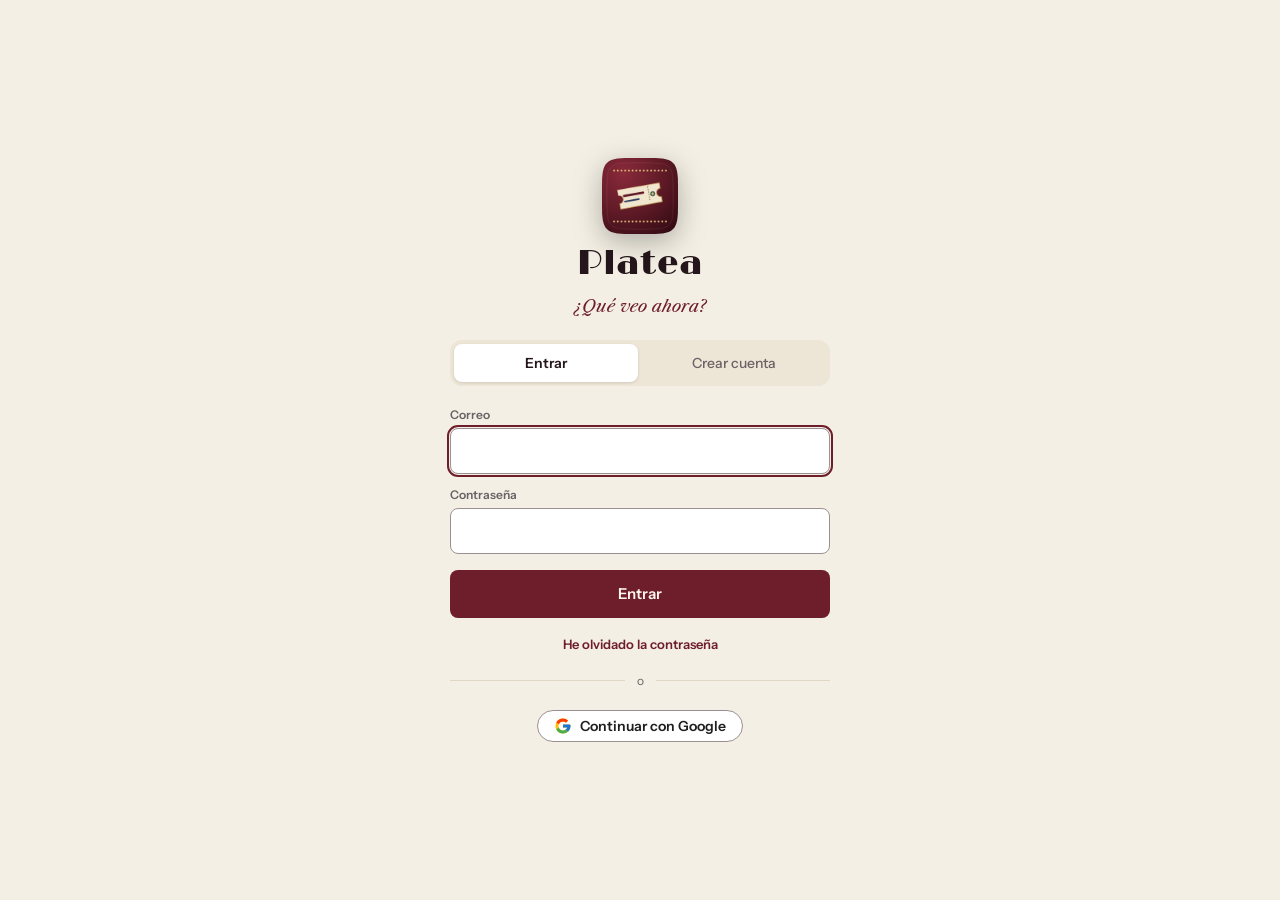
<file: platea/index.html>
<!doctype html>
<html lang="es">
<head>
<meta charset="utf-8">
<meta name="viewport" content="width=device-width,initial-scale=1,viewport-fit=cover">
<title>Platea</title>
<meta name="description" content="Diario de cine y series. Una CiccApp.">
<meta name="theme-color" content="#F3EFE4" media="(prefers-color-scheme: light)">
<meta name="theme-color" content="#150D10" media="(prefers-color-scheme: dark)">
<meta name="apple-mobile-web-app-capable" content="yes">
<meta name="mobile-web-app-capable" content="yes">
<meta name="apple-mobile-web-app-title" content="Platea">
<meta name="apple-mobile-web-app-status-bar-style" content="default">
<link rel="manifest" href="manifest.webmanifest">
<link rel="apple-touch-icon" href="../iconos/platea-180.png?v=6">
<link rel="icon" type="image/png" href="../iconos/platea-192.png?v=6">
<link rel="stylesheet" href="../compartido/ciccapps.css?v=37">
<link rel="stylesheet" href="../compartido/logros.css?v=12">
<style>
/* Layout: marquesina de cine arriba (estadísticas en letras de cartel), pestañas Diario / Por ver / Series, entradas como "tickets" troquelados; formulario en hoja inferior */
:root{
  --bg:#F3EFE4; --card:#FFFFFF; --ink:#24161A; --muted:#6C6266; --line:#E0D7C6;
  --red:#6E1E2B; --red-soft:#F1DEDC; --bulb:#B8913F; --stub:#EDE5D6; --ok:#2E6B4F;
  --boton:linear-gradient(160deg,#8A2A3A,#5E1A26);
  --f-display:"Limelight","Bebas Neue",Georgia,serif;
  --f-body:"Manrope",system-ui,-apple-system,"Segoe UI",sans-serif;
  --f-mono:"JetBrains Mono",ui-monospace,Menlo,monospace;
}
@media (prefers-color-scheme:dark){:root:not([data-theme="light"]){
  --bg:#150D10; --card:#1F1518; --ink:#F1E9E4; --muted:#A7999E; --line:#3A2A2F;
  --red:#D27A86; --red-soft:#3A1C22; --bulb:#D9B878; --stub:#2A1C20; --ok:#6CC198; color-scheme:dark}}
:root[data-theme="dark"]{
  --bg:#150D10; --card:#1F1518; --ink:#F1E9E4; --muted:#A7999E; --line:#3A2A2F;
  --red:#D27A86; --red-soft:#3A1C22; --bulb:#D9B878; --stub:#2A1C20; --ok:#6CC198; color-scheme:dark}
*{box-sizing:border-box}
html{-webkit-text-size-adjust:100%}
:root{padding-top:env(safe-area-inset-top,0px);padding-bottom:env(safe-area-inset-bottom,0px)}
body{margin:0}
[hidden]{display:none!important}
.pie-acc{display:grid;grid-template-columns:1fr 1fr;gap:8px;width:100%;max-width:420px}
.pie-acc .chip{width:100%}
.salir{border:0;background:none;color:var(--muted);font:600 13px var(--f-body);cursor:pointer;padding:6px}
.cargando{padding:48px 0;text-align:center;color:var(--muted)}
body{background:var(--bg);color:var(--ink);font-family:var(--f-body);font-size:15px;line-height:1.5}
body::before{content:"";position:fixed;inset:0 0 auto;height:env(safe-area-inset-top,0px);z-index:10;background:var(--bg)}
button{font:inherit;color:inherit}
.wrap{max-width:820px;margin:0 auto;padding-block:20px 72px;padding-left:max(20px,env(safe-area-inset-left,0px));padding-right:max(20px,env(safe-area-inset-right,0px));display:flex;flex-direction:column;gap:24px}
.eyebrow{font-size:11px;letter-spacing:.16em;text-transform:uppercase;color:var(--muted);font-weight:700}
.mono{font-family:var(--f-mono);font-variant-numeric:tabular-nums}
.hint{font-size:13px;color:var(--muted);margin:0}

.marquee{border-radius:10px;background:radial-gradient(120% 140% at 25% 15%,#8A2A3A,#5E1A26 55%,#3A0E17);color:#FFF6EE;padding:18px 20px 16px;position:relative;overflow:hidden;display:flex;flex-direction:column;gap:12px}
.marquee::before,.marquee::after{content:"";position:absolute;left:10px;right:10px;height:6px;background:radial-gradient(circle,var(--bulb) 2.2px,transparent 2.6px) 0 0/14px 6px repeat-x}
.marquee::before{top:6px}.marquee::after{bottom:6px}
.marquee h1{font-family:var(--f-display);font-weight:400;font-size:clamp(44px,11vw,68px);line-height:1;letter-spacing:.02em;margin:6px 0 0}
.marquee .lema{margin:-2px 0 2px;font-weight:600;font-style:italic;font-size:17px;color:var(--bulb);letter-spacing:.01em}
.marquee .sub{font-size:13px;opacity:.85}
.stats{display:grid;grid-template-columns:repeat(4,1fr);gap:10px}
.stats div{display:flex;flex-direction:column;border-left:1px solid rgba(255,246,238,.35);padding-left:10px;min-width:0}
.stats b{font-family:var(--f-display);font-weight:400;font-size:34px;line-height:1}
.stats span{font-size:11.5px;opacity:.85}
@media (max-width:520px){.stats{gap:6px}.stats div{padding-left:7px}.stats b{font-size:28px}.stats span{font-size:10.5px;line-height:1.25}.marquee{padding:16px 16px 18px}}

.bar{display:flex;gap:8px;align-items:center;position:sticky;top:env(safe-area-inset-top,0px);z-index:5;background:var(--bg);padding-block:8px;margin-block:-8px}
.tabs{display:flex;gap:4px;background:var(--stub);padding:4px;border-radius:10px;flex:1;min-width:0}
.tab{flex:1;padding:9px 4px;white-space:nowrap;border:none;border-radius:7px;background:transparent;cursor:pointer;font-weight:600;font-size:14px;color:var(--muted)}
.tab[aria-selected="true"]{background:var(--card);color:var(--ink);box-shadow:0 1px 3px rgba(0,0,0,.15)}
.tab .ct{font-family:var(--f-mono);font-size:11px;color:var(--red);margin-left:4px}
@media (max-width:400px){.addtxt{display:none}.add{padding:11px 15px;font-size:18px;line-height:1}.tab{font-size:13px}}
/* Botones principales en el burdeos de la marquesina, en claro y en oscuro (Miguel) */
.add{border:none;background:var(--boton);color:#FFF6EE;font-weight:700;padding:11px 14px;border-radius:8px;cursor:pointer;white-space:nowrap}

.chips{display:flex;gap:6px;flex-wrap:wrap}
.chip{font-size:13px;padding:6px 12px;border-radius:999px;border:1px solid var(--line);background:var(--card);cursor:pointer}
.chip[aria-pressed="true"]{background:var(--red);color:#FFF6EE;border-color:var(--red)}
:focus-visible{outline:2px solid var(--bulb);outline-offset:2px}

.month{font-family:var(--f-display);font-size:26px;letter-spacing:.04em;color:var(--muted);margin:8px 0 -6px}
.tickets{display:flex;flex-direction:column;gap:10px}
.ticket{display:grid;grid-template-columns:64px 1fr;background:var(--card);border:1px solid var(--line);border-radius:8px;cursor:pointer;text-align:left;width:100%;padding:0;overflow:hidden;position:relative}
.ticket .stub{background:var(--stub);display:flex;flex-direction:column;align-items:center;justify-content:center;padding:10px 4px;border-right:2px dashed var(--line);gap:0}
.ticket .stub b{font-family:var(--f-display);font-size:30px;line-height:1;font-weight:400}
.ticket .stub span{font-size:11px;text-transform:uppercase;letter-spacing:.1em;color:var(--muted)}
.ticket .body{padding:12px 14px;display:flex;flex-direction:column;gap:3px;min-width:0}
.ticket h3{margin:0;font-size:17px;font-weight:700;line-height:1.25}
.ticket .meta{font-size:13px;color:var(--muted);display:flex;gap:8px;flex-wrap:wrap;align-items:center}
.ticket .rev{font-size:13.5px;color:var(--ink);opacity:.85;margin:2px 0 0;display:-webkit-box;-webkit-line-clamp:2;-webkit-box-orient:vertical;overflow:hidden}
.stars{color:var(--bulb);letter-spacing:1px;font-size:13px}
.badge{font-size:10.5px;font-weight:700;letter-spacing:.08em;text-transform:uppercase;padding:1px 7px;border-radius:4px;background:var(--red-soft);color:var(--red)}
.badge.alt{background:var(--stub);color:var(--muted)}
.prog{height:4px;background:var(--stub);border-radius:2px;overflow:hidden;margin-top:6px;max-width:260px}
.prog i{display:block;height:100%;background:var(--red)}
.empty{border:2px dashed var(--line);border-radius:10px;padding:28px 20px;text-align:center;display:flex;flex-direction:column;gap:8px;align-items:center}
.empty h2{font-family:var(--f-display);font-weight:400;font-size:32px;margin:0;letter-spacing:.03em}
.empty p{margin:0;color:var(--muted);max-width:44ch}

/* Ventanas: la pieza común (.cc-velo > .cc-hoja > .cc-cab, en ciccapps.css) pone márgenes, difuminado, la muesca del Duo y la X; aquí, los colores */
.cc-hoja{background:var(--card);color:var(--ink);box-shadow:0 -10px 34px rgba(0,0,0,.28)}
.sheet{display:flex;flex-direction:column;gap:14px}
.sheet .cc-cab{flex:none}
.sheet .cc-cuerpo{display:flex;flex-direction:column;gap:14px}
.sheet .cc-cuerpo>*{flex-shrink:0}
.cc-cab .cab-t{min-width:0}
.cc-cab .eyebrow{display:block;margin-bottom:6px;line-height:1.3}
.cc-cab h2{font-family:var(--f-display);font-weight:400;font-size:34px;letter-spacing:.03em;line-height:1}
.cc-cab .cc-sub{margin-top:6px;font-size:13px;color:var(--muted)}
/* cabecera cerrada con una línea fija (como la barra de la vitrina): la lista pasa por debajo */
.cc-cab.cab-linea::after{content:"";position:absolute;left:4px;right:4px;bottom:0;height:1px;background:var(--line)}
.cc-cuerpo>.cart-list:first-child>.cart-row:first-child{border-top:0}
.cc-cerrar{color:var(--muted)}
.field{display:flex;flex-direction:column;gap:4px;min-width:0}
.field label,.lbl{font-size:12px;color:var(--muted);font-weight:600}
.grid2{display:grid;grid-template-columns:1fr 1fr;gap:10px}
.grid3{display:grid;grid-template-columns:1fr 1fr 1fr;gap:10px}
input[type=text],input[type=number],input[type=date],textarea,select{font:inherit;font-size:16px;padding:9px 10px;border:1px solid var(--line);border-radius:6px;background:var(--bg);color:var(--ink);width:100%;min-width:0}
textarea{min-height:80px;resize:vertical}
.seg{display:flex;gap:4px;background:var(--bg);padding:4px;border-radius:8px}
.seg button{flex:1;font-size:13px;padding:8px 4px;border:none;border-radius:6px;background:transparent;cursor:pointer}
.seg button[aria-pressed="true"]{background:var(--card);box-shadow:0 1px 3px rgba(0,0,0,.15);font-weight:700}
.rate{display:flex;align-items:center;gap:10px}
.rate input{flex:1;accent-color:var(--bulb)}
.rate output{font-family:var(--f-mono);min-width:70px;color:var(--bulb)}
.toggle{display:flex;gap:8px;align-items:center;font-size:14px;cursor:pointer}
.toggle input{width:18px;height:18px;accent-color:var(--red)}
.actions{display:flex;gap:10px;justify-content:space-between;align-items:center;flex-wrap:wrap}
.btn{font-weight:700;font-size:14px;padding:10px 16px;border-radius:6px;border:1px solid var(--line);background:transparent;cursor:pointer}
.btn.primary{background:var(--boton);color:#FFF6EE;border-color:#5E1A26}
.add:disabled,.btn.primary:disabled{opacity:.6;cursor:default}
.btn.danger{color:var(--red);border-color:transparent;padding-left:0}
.links{display:flex;gap:16px;flex-wrap:wrap}
.links a{color:var(--red);font-weight:700;font-size:14px;text-decoration:none}
.toast{position:fixed;left:50%;bottom:calc(20px + env(safe-area-inset-bottom,0px));transform:translateX(-50%);background:var(--ink);color:var(--bg);padding:8px 16px;border-radius:999px;font-size:13px;z-index:30;white-space:nowrap}
footer{display:flex;gap:8px;flex-wrap:wrap;justify-content:center;font-size:12px;color:var(--muted)}

.look{position:relative}
.sug{display:flex;flex-direction:column;border:1px solid var(--line);border-radius:8px;overflow:hidden;background:var(--card)}
.sug button{display:grid;grid-template-columns:38px 1fr;gap:10px;align-items:center;text-align:left;padding:8px 10px;border:0;border-bottom:1px solid var(--line);background:transparent;cursor:pointer;color:var(--ink);font:inherit}
.sug button:last-child{border-bottom:0}
.sug img,.sug i{width:38px;height:56px;object-fit:cover;border-radius:3px;background:var(--stub);display:block}
.sug b{font-weight:700;font-size:14px;display:block}.sug span span{font-size:12px;color:var(--muted)}
.pv{display:flex;gap:12px;align-items:center}.pv img{width:54px;height:80px;object-fit:cover;border-radius:4px;box-shadow:0 2px 8px rgba(0,0,0,.2)}.pv .hint{margin:0}
.ticket.con-poster{grid-template-columns:64px 1fr 58px}
.ticket .poster{width:58px;height:100%;min-height:84px;object-fit:cover;display:block;border-left:1px solid var(--line)}
.anio-btn{align-self:flex-start;border:1px solid rgba(255,246,238,.5);background:transparent;color:#FFF6EE;border-radius:999px;padding:6px 14px;font:700 13px var(--f-body);cursor:pointer;margin-top:4px}
.res-btns{display:flex;gap:8px;flex-wrap:wrap;margin-top:4px}.res-btns .anio-btn{margin-top:0}
.anio-btn.nuevo{background:#FFF6EE;color:var(--red);border-color:#FFF6EE}
.mes-row{display:flex;align-items:center;gap:10px;padding:6px 0;border-top:1px solid var(--line)}.mes-row .mono{color:var(--muted);font-size:13px;width:20px;flex:none}.mes-row img{width:30px;height:45px;object-fit:cover;border-radius:3px;flex:none}.mes-row b{flex:1;min-width:0;font-weight:600}.mes-row .stars{flex:none;white-space:nowrap}
.an-cmp{font-size:13px;color:var(--muted);margin:-4px 0 0}
.an-grid{display:grid;grid-template-columns:repeat(4,minmax(0,1fr));gap:8px}
.an-grid div{background:var(--stub);border-radius:8px;padding:12px 10px;display:flex;flex-direction:column}
.an-grid b{font-family:var(--f-display);font-weight:400;font-size:30px;line-height:1}.an-grid span{font-size:11.5px;color:var(--muted)}
.an-mes{display:grid;grid-template-columns:repeat(12,1fr);gap:4px;height:110px;align-items:end}
.an-mes div{display:flex;flex-direction:column;justify-content:flex-end;height:100%;gap:4px;text-align:center}
.an-mes i{display:block;background:var(--red);border-radius:3px 3px 0 0;min-height:2px}.an-mes span{font-size:10px;color:var(--muted)}
.an-frase{margin:0;font-size:15px}
.an-top{display:flex;flex-direction:column;gap:8px}
.an-row{display:flex;gap:10px;align-items:center}.an-row>.mono{width:18px;flex:none}.an-row img{flex:none}.an-row b{flex:1;min-width:0}.an-row .stars{flex:none;white-space:nowrap}
.an-row img{width:32px;height:48px;object-fit:cover;border-radius:3px}.an-row b{font-weight:700;font-size:14px}
.ia{display:flex;flex-direction:column;gap:10px;margin-top:10px;padding:18px;border-radius:10px;background:var(--card);border:1px solid var(--line);position:relative}
.ia::before{content:"";position:absolute;left:10px;right:10px;top:6px;height:6px;background:radial-gradient(circle,var(--bulb) 2.2px,transparent 2.6px) 0 0/14px 6px repeat-x;opacity:.7}
.ia .eyebrow{margin-top:8px}
.ia h2{font-family:var(--f-display);font-weight:400;font-size:34px;letter-spacing:.03em;line-height:1;margin:0}
.ia textarea{font:inherit;font-size:16px;padding:10px 12px;border:1px solid var(--line);border-radius:8px;background:var(--bg);color:var(--ink);width:100%;resize:vertical;min-height:84px}
.ia textarea:focus{outline:2px solid var(--bulb);outline-offset:1px}
.ia-go{width:100%}
.ia-list{display:flex;flex-direction:column;gap:10px}
.ia-item{border:1px solid var(--line);border-radius:8px;padding:12px 14px;display:flex;flex-direction:column;gap:6px;background:var(--bg)}
.ia-top{display:flex;justify-content:space-between;gap:10px;align-items:baseline;flex-wrap:wrap}
.ia-item h3{margin:0;font-size:17px;font-weight:700}
.ia-meta{display:flex;gap:6px;align-items:center;font-size:13px;color:var(--muted)}
.ia-why{margin:0;font-size:13.5px;opacity:.85}
.ia-add{align-self:flex-start;padding:8px 12px;font-size:13px}
.ia-ok{font-size:13px;font-weight:700;color:var(--ok)}
@media (min-width:900px){.ia-list{display:grid;grid-template-columns:repeat(2,minmax(0,1fr))}}
/* Limelight solo para títulos: las cifras van en Manrope para que se lean bien */
.stats b,.ticket .stub b,.an-grid b{font-family:var(--f-body)!important;font-weight:800;letter-spacing:-.01em}
/* ===== CiccApps · rejilla común (márgenes y ancho); la tipografía y el carácter son de cada app ===== */
.wrap{max-width:1040px!important;margin-inline:auto!important;padding-block:28px 72px!important;padding-left:max(20px,env(safe-area-inset-left,0px))!important;padding-right:max(20px,env(safe-area-inset-right,0px))!important}
@media (min-width:768px){.wrap{padding-top:44px!important;padding-left:max(32px,env(safe-area-inset-left,0px))!important;padding-right:max(32px,env(safe-area-inset-right,0px))!important}}
.cc-firma{padding-top:24px}
#pie .cc-firma{padding-inline:0} /* el pie ya va dentro de .wrap, que deja los márgenes y la franja lateral */
/* Barra lateral (pantalla exterior del iPhone Duo): solo cuando la franja segura de la derecha deja 44 px */
.rail{z-index:15;display:none}
.rail.si{display:flex}
/* Con la barra lateral (Duo plegado), los saltos dejan 14 px bajo las pestañas fijas */
html.con-rail{scroll-padding-top:calc(var(--bar-h,60px) + 28px)}
/* En pantallas táctiles iOS difumina el borde de arriba aunque la zona segura valga 0 (pantalla exterior del Duo, en vertical con la barra
   lateral o en horizontal con la cámara abajo): las pestañas fijas dejan siempre al menos 14 px, tapados con el fondo */
@media (pointer:coarse){.bar{top:max(env(safe-area-inset-top,0px),14px)}body::before{height:max(env(safe-area-inset-top,0px),14px)}}
/* con la barra lateral del Duo no se tapa nada arriba: iOS difumina ese borde y basta (Miguel); la franja opaca dejaba una línea al bajar */
html.con-rail body::before{height:env(safe-area-inset-top,0px)}
/* …salvo cuando la barra ya está pegada arriba: entonces lo que pasa por encima de ella se tapa con el fondo (Miguel) */
html.con-rail.pegada body::before{height:max(env(safe-area-inset-top,0px),14px)}
/* con la página corrida por iOS (html.cc-tope, ciccapps.css), la barra pegada sube lo mismo */
html.cc-tope .bar{top:calc(14px - var(--cc-tope))}
html.cc-tope.con-rail:root{scroll-padding-top:calc(var(--bar-h,60px) + 28px - var(--cc-tope))}
.rail button{appearance:none;width:44px;height:44px;border-radius:50%;border:1px solid var(--line);background:var(--card);color:var(--muted);display:grid;place-items:center;cursor:pointer;padding:0;box-shadow:0 4px 12px rgba(0,0,0,.18)}
.rail button.on{color:var(--red);border-color:var(--red)}
.rail svg{width:20px;height:20px;fill:none;stroke:currentColor;stroke-width:1.7;stroke-linecap:round;stroke-linejoin:round}
.dia{display:flex;flex-direction:column;gap:14px}
@media (min-width:900px){.tickets{display:grid;grid-template-columns:repeat(2,minmax(0,1fr));gap:12px}.tickets>.ticket:last-child:nth-child(odd){grid-column:1/-1}}

/* Entrada rasgada: la matriz se separa por el troquel al pasar a «vista» */
.ticket-roto{position:fixed;z-index:15;pointer-events:none;background:var(--stub);border:1px solid var(--line);border-right:0;border-radius:8px 0 0 8px;display:flex;flex-direction:column;align-items:center;justify-content:center;padding:10px 4px;transform-origin:100% 0;box-shadow:0 6px 16px rgba(0,0,0,.18);
  -webkit-mask:radial-gradient(circle at 100% 50%,transparent 2.6px,#000 3.2px) 0 0/100% 9px repeat-y;mask:radial-gradient(circle at 100% 50%,transparent 2.6px,#000 3.2px) 0 0/100% 9px repeat-y}
.ticket-roto b{font:800 30px/1 var(--f-body);letter-spacing:-.01em}
.ticket-roto span{font-size:11px;text-transform:uppercase;letter-spacing:.1em;color:var(--muted)}

/* Tu sala: una butaca por título visto este año */
.sala{display:flex;flex-direction:column;gap:10px;container-type:inline-size}
.sala-head{display:flex;flex-direction:column;gap:2px}
.sala-room{--b:clamp(14px,(100cqw - 90px)/10,26px);display:grid;justify-content:center;gap:12px;padding:16px 8px 14px;background:var(--bg);border:1px solid var(--line);border-radius:10px}
.pantalla{display:flex;flex-direction:column;align-items:center;gap:2px}
.pantalla svg{display:block;width:100%;height:22px;overflow:visible}
.pantalla span{font:600 10px var(--f-mono);letter-spacing:.32em;color:var(--muted);padding-left:.32em}
.sala-g{display:grid;grid-template-columns:repeat(5,var(--b)) 20px repeat(5,var(--b));gap:6px 5px;justify-content:center;align-items:center}
.sala-l{font:600 10px var(--f-mono);color:var(--muted);text-align:center}
.butaca{display:block;width:var(--b);height:calc(var(--b)*.86);border-radius:7px 7px 3px 3px;border:1.5px solid color-mix(in srgb,var(--muted) 55%,transparent);background:transparent;padding:0;position:relative}
button.butaca{cursor:pointer;background:var(--red);border-color:var(--red);box-shadow:inset 0 -3px 0 rgba(0,0,0,.22)}
button.butaca.cine::after{content:"";position:absolute;left:50%;top:38%;width:6px;height:6px;margin:-3px 0 0 -3px;border-radius:50%;background:var(--bulb);box-shadow:0 0 0 1.5px var(--card)}
button.butaca[aria-pressed="true"]{outline:2px solid var(--bulb);outline-offset:2px}
.sala-ley{display:flex;justify-content:center;gap:16px;flex-wrap:wrap;font-size:12px;color:var(--muted)}
.sala-ley span{display:flex;align-items:center;gap:6px}
.sala-ley .butaca{--b:14px;border-radius:4px 4px 2px 2px}
.sala-ley .butaca.ocu{background:var(--red);border-color:var(--red)}
.sala-ley .butaca.cine::after{content:"";position:absolute;left:50%;top:45%;width:4px;height:4px;margin:-2px 0 0 -2px;border-radius:50%;background:var(--bulb);box-shadow:0 0 0 1px var(--card)}
.sala-cap{margin:0;text-align:center;font-size:13px;color:var(--muted);min-height:1.5em}
.sala-cap b{color:var(--ink)}

/* Cartelera de la semana */
.cart-card{display:flex;align-items:center;justify-content:space-between;gap:12px;width:100%;text-align:left;padding:20px 18px 16px;border-radius:10px;background:var(--card);border:1px solid var(--line);cursor:pointer;position:relative}
.cart-card::before{content:"";position:absolute;left:10px;right:10px;top:6px;height:6px;background:radial-gradient(circle,var(--bulb) 2.2px,transparent 2.6px) 0 0/14px 6px repeat-x;opacity:.7}
.cart-card .cart-txt{display:flex;flex-direction:column;gap:4px;min-width:0}
.cart-card b{font-family:var(--f-display);font-weight:400;font-size:24px;line-height:1.1;letter-spacing:.03em;text-wrap:balance}
.cart-card .cart-go{flex:none;font-weight:700;font-size:20px;color:var(--red)}
.cart-list{display:flex;flex-direction:column}
.cart-row{display:grid;grid-template-columns:48px minmax(0,1fr) auto;gap:12px;align-items:center;padding:10px 0;border-top:1px solid var(--line)}
.cart-row img,.cart-row i{width:48px;height:72px;object-fit:cover;border-radius:4px;background:var(--stub);display:block}
.cart-row h3{margin:0;font-size:15px;font-weight:700;line-height:1.25}
.cart-row .mono{font-size:12px;color:var(--muted)}
.cart-row .btn{padding:8px 12px;font-size:13px;white-space:nowrap}
.cart-ok{font-size:13px;font-weight:700;color:var(--ok);white-space:nowrap}

/* Sesiones en tus Cinesa (Sensacine) */
.cart-seg{margin-top:2px}
.ses-donde{display:block;font-size:12.5px;color:var(--muted);line-height:1.35;margin-top:2px}
.ses-donde .badge{margin-left:2px;vertical-align:1px}
.ses-tog{border:0;background:none;padding:6px 0 0;font:700 13px var(--f-body);color:var(--red);cursor:pointer;display:inline-flex;gap:4px;align-items:center}
.ses-tog::after{content:"";width:6px;height:6px;border:solid currentColor;border-width:0 2px 2px 0;transform:translateY(-2px) rotate(45deg);transition:transform .2s}
.ses-tog[aria-expanded="true"]::after{transform:translateY(1px) rotate(-135deg)}
.ses-p{grid-column:1/-1;display:flex;flex-direction:column;gap:12px;padding:2px 0 6px}
.ses-cine{display:flex;flex-direction:column;gap:6px}
.ses-cine>b{font-size:13px;font-weight:700}
/* Horas en rejilla equilibrada: nunca queda una sola en la última fila */
.ses-hs{display:grid;grid-template-columns:repeat(var(--c,4),68px);gap:6px}
.ses-h{font:600 14px/1.15 var(--f-mono);font-variant-numeric:tabular-nums;min-height:44px;padding:5px 4px;border-radius:6px;border:1px solid var(--line);background:var(--card);color:var(--ink);text-decoration:none;display:flex;flex-direction:column;justify-content:center;align-items:center;gap:1px;white-space:nowrap}
.ses-h small{font:800 9px var(--f-body);letter-spacing:.08em}
.ses-h.vo{background:var(--red);border-color:var(--red);color:var(--card)}
.ses-nota{margin:0;font-size:12px;color:var(--muted)}
.ses-aviso{padding:10px 0;border-top:1px solid var(--line)}
.ses-otros{padding-top:12px;border-top:1px solid var(--line)}
.ses-otros a{color:var(--red);font-weight:700;text-decoration:none}
.tc-list{display:flex;flex-direction:column;gap:10px}

/* Logros: la vitrina común con los colores y letras de Platea */
:root{--cl-fondo:var(--card);--cl-tinta:var(--ink);--cl-suave:var(--muted);--cl-linea:var(--line);--cl-oro:var(--bulb);--cl-vacio:var(--stub);--cl-relieve:color-mix(in srgb,var(--muted) 70%,var(--stub));
  --cl-titulo:var(--f-display);--cl-serif:var(--f-body);--cl-sans:var(--f-body)}
.cl-cuenta b{font-family:var(--f-body);font-weight:800}
.vit-card .vit-med{display:block;width:40px;flex:none}
.vit-card .cart-txt{flex:1}

/* Contador de Cinesa Unlimited */
.cin{display:flex;flex-direction:column;gap:12px;padding:14px;border-radius:10px;border:1px solid var(--line);background:var(--bg)}
.cin-h{display:flex;justify-content:space-between;align-items:center;gap:10px}
.cin-aj{border:0;background:none;padding:4px 0;font:700 13px var(--f-body);color:var(--red);cursor:pointer}
.cin-n{display:grid;grid-template-columns:repeat(3,minmax(0,1fr));gap:8px}
.cin-n div{display:flex;flex-direction:column;min-width:0;border-left:2px solid var(--line);padding-left:8px}
.cin-n b{font:800 20px/1.1 var(--f-body);letter-spacing:-.01em;white-space:nowrap}
.cin-n span{font-size:11.5px;color:var(--muted)}
.cin-f{margin:0;font-size:15px}
.cin-f b{color:var(--red)}
.cin-form{display:grid;grid-template-columns:1fr;gap:10px}
@media (min-width:480px){.cin-form{grid-template-columns:1fr 1fr}}
.eur{position:relative}
.eur input{padding-right:30px;-moz-appearance:textfield;appearance:textfield}
.eur input::-webkit-inner-spin-button,.eur input::-webkit-outer-spin-button{-webkit-appearance:none;margin:0}
.eur span{position:absolute;right:11px;top:50%;transform:translateY(-50%);color:var(--muted);pointer-events:none}
.tmdb{display:block;max-width:34em;margin-top:6px;text-align:center;font-size:.72em;opacity:.6;line-height:1.4}.tmdb a{color:inherit}
#pie>*{max-width:100%;box-sizing:border-box}
.pie-links{display:flex;align-items:center;justify-content:center;gap:2px}
.pf-cuenta{display:flex;flex-direction:column;gap:2px;min-width:0}
.pf-mail{font-size:16px;font-weight:600;overflow-wrap:anywhere}
</style>

</head>
<body>
<div class="wrap">
  <section class="marquee" aria-label="Resumen">
    <span class="eyebrow" style="color:#FFF6EE;opacity:.8;margin-top:6px">Diario de cine y series</span>
    <h1>Platea</h1>
    <p class="lema">¿Qué veo ahora?</p>
    <div class="stats">
      <div><b id="stYear" class="mono">0</b><span>películas este año</span></div>
      <div><b id="stCine" class="mono">0</b><span>en el cine este mes</span></div>
      <div><b id="stQueue" class="mono">0</b><span>por ver</span></div>
      <div><b id="stSeries" class="mono">0</b><span>series en curso</span></div>
    </div>
    <div class="res-btns"><button class="anio-btn" id="mesBtn" type="button">Tu mes →</button><button class="anio-btn" id="anioBtn" type="button">Tu año en cine →</button></div>
  </section>

  <div class="bar">
    <div class="tabs" role="tablist">
      <button class="tab" role="tab" id="tab-diario" data-tab="diario" aria-selected="true">Diario</button>
      <button class="tab" role="tab" id="tab-porver" data-tab="porver" aria-selected="false">Por ver<span class="ct" id="ctQ"></span></button>
      <button class="tab" role="tab" id="tab-series" data-tab="series" aria-selected="false">Series<span class="ct" id="ctS"></span></button>
    </div>
    <button class="add" id="addBtn" aria-label="Añadir">+<span class="addtxt"> Añadir</span></button>
  </div>

  <div id="view" style="display:flex;flex-direction:column;gap:16px"><p class="cargando">Abriendo la platea…</p></div>

  <footer id="pie" style="flex-direction:column;flex-wrap:nowrap;align-items:center">
    <div class="pie-acc"><button class="chip" id="expDiary">Exportar diario</button><button class="chip" id="expWatch">Exportar watchlist</button></div>
    <span id="sync" style="text-align:center">Archivos CSV para importar en Letterboxd · sincronizado en todos tus dispositivos.</span>
    <div class="pie-links"><button class="salir" id="perfilBtn" type="button">Tu perfil</button><span aria-hidden="true">·</span><button class="salir" id="salir">Cerrar sesión</button></div>
    <span class="tmdb">Fichas y cartelera: <a href="https://www.themoviedb.org/" target="_blank" rel="noopener">TMDB</a>. Sesiones de tus cines: <a href="https://www.sensacine.com/" target="_blank" rel="noopener">Sensacine</a>. Este producto usa la API de TMDB, pero no está respaldado ni certificado por TMDB.</span>
  </footer>
</div>
<nav class="rail" id="rail" aria-label="Ir a">
  <button type="button" data-ir="arriba" aria-label="Arriba" title="Arriba"><svg viewBox="0 0 24 24"><path d="M12 19V5M5.5 11.5L12 5l6.5 6.5"/></svg></button>
  <button type="button" data-ir="diario" aria-label="Diario" title="Diario"><svg viewBox="0 0 24 24"><path d="M3 7.5h18v3a2 2 0 0 0 0 4v3H3v-3a2 2 0 0 0 0-4z"/><path d="M15 8v9" stroke-dasharray="1.6 1.6"/></svg></button>
  <button type="button" data-ir="porver" aria-label="Por ver" title="Por ver"><svg viewBox="0 0 24 24"><path d="M6.5 3.5h11v17l-5.5-4-5.5 4z"/></svg></button>
  <button type="button" data-ir="series" aria-label="Series" title="Series"><svg viewBox="0 0 24 24"><rect x="3" y="6" width="18" height="12.5" rx="2"/><path d="M8.5 21.5h7M9 2.5l3 3.5 3-3.5"/></svg></button>
  <button type="button" data-ir="cartelera" aria-label="Cartelera" title="Cartelera"><svg viewBox="0 0 24 24"><path d="M4 10h16v10H4z"/><path d="M4 10l-.7-3.6 15.8-3 .7 3.6M8.2 5.6l2.2 3.2M13.2 4.6l2.2 3.2"/></svg></button>
  <button type="button" data-ir="vitrina" aria-label="Vitrina de medallas" title="Vitrina de medallas"><svg viewBox="0 0 24 24"><path d="M8 3h8l-2.6 6.2h-2.8z"/><circle cx="12" cy="15" r="5.5"/><path d="M12 12.6l.8 1.6 1.7.2-1.2 1.2.3 1.7-1.6-.8-1.6.8.3-1.7-1.2-1.2 1.7-.2z" fill="currentColor" stroke="none"/></svg></button>
</nav>
<div id="sheetRoot"></div>
<div class="toast" id="toast" hidden></div>

<script src="../compartido/supabase.js"></script>
<script src="../compartido/cuenta.js?v=20"></script>
<script src="../compartido/logros.js?v=8"></script>
<script src="../compartido/rail.js?v=6"></script>
<script>
const MOODS={risa:"Reírme",tension:"Tensión",pensar:"Pensar",llorar:"Emocionarme",accion:"Acción",epico:"Épica",ligera:"Ligera",clasico:"Clásico pendiente"};
const WHERE={cine:"Cine",streaming:"Streaming",casa:"En casa"};
let syncSheet=null;
const MES=["ene","feb","mar","abr","may","jun","jul","ago","sep","oct","nov","dic"];
const MESL=["Enero","Febrero","Marzo","Abril","Mayo","Junio","Julio","Agosto","Septiembre","Octubre","Noviembre","Diciembre"];
let items={};let tab="diario";let mood=null;let sb=null;let listo=false;
const LS="sala-miguel-v1";
try{const t=localStorage.getItem(LS+"-tab");if(t)tab=t}catch(e){}
/* filas de la base de datos <-> entradas */
const deFila=r=>({tipo:r.tipo,estado:r.estado,titulo:r.titulo,anio:r.anio?String(r.anio):"",donde:r.donde||"",plataforma:r.plataforma||"",fecha:r.fecha||"",nota:+r.nota||0,resena:r.resena||"",rewatch:r.rewatch,moods:r.moods||[],prio:r.prio,temp:r.temporada||"",cap:r.capitulo||"",temps:r.temporadas||"",creado:r.creado,poster:r.poster||"",tmdb_id:r.tmdb_id||null,vose:!!r.vose});
const aFila=x=>({tipo:x.tipo,estado:x.estado,titulo:x.titulo,anio:parseInt(x.anio,10)||null,donde:x.donde||null,plataforma:x.plataforma||null,fecha:x.fecha||null,nota:x.nota||null,resena:x.resena||null,rewatch:!!x.rewatch,moods:x.moods||[],prio:!!x.prio,temporada:+x.temp||null,capitulo:+x.cap||null,temporadas:+x.temps||null,poster:x.poster||null,tmdb_id:x.tmdb_id||null,vose:!!x.vose});
const esc=s=>String(s??"").replace(/[&<>"]/g,c=>({"&":"&amp;","<":"&lt;",">":"&gt;",'"':"&quot;"}[c]));
const today=()=>{const d=new Date();return new Date(d.getTime()-d.getTimezoneOffset()*6e4).toISOString().slice(0,10)};
const stars=n=>n?"★".repeat(Math.floor(n))+(n%1?"½":""):"";
const lb=x=>`https://letterboxd.com/search/${encodeURIComponent(x.titulo+(x.anio?" "+x.anio:""))}/`;
const jw=x=>`https://www.justwatch.com/es/buscar?q=${encodeURIComponent(x.titulo)}`;
const all=()=>Object.entries(items).map(([id,x])=>Object.assign({id},x));
/* Dónde verla: plataformas de España (nombres canónicos en «plataforma», separados por comas) y el cine (donde = "cine") */
const PLATS=["Netflix","Prime Video","HBO Max","Disney+","Movistar Plus+","Apple TV+","Filmin","SkyShowtime","RTVE Play","Atresplayer"];
function canonPlat(t){const s=normT(t);if(!s)return "";
  if(/^(cine|cinesa|yelmo|kinepolis|ocine|enelcine)/.test(s))return "Cine";
  if(s.includes("netflix"))return "Netflix";
  if(s.includes("filmin"))return "Filmin";
  if(s.includes("hbo")||/^max/.test(s))return "HBO Max";
  if(s.includes("disney"))return "Disney+";
  if(s.includes("movistar"))return "Movistar Plus+";
  if(s.includes("apple"))return "Apple TV+";
  if(s.includes("skyshowtime")||s==="sky")return "SkyShowtime";
  if(s.includes("rtve"))return "RTVE Play";
  if(s.includes("atres"))return "Atresplayer";
  if(s.includes("prime")||s.includes("amazon"))return "Prime Video";
  return String(t).trim()}
function leePlats(str){const o=[];String(str||"").split(/[,;\/|·]| y /).forEach(t=>{const c=canonPlat(t);if(c&&!o.includes(c))o.push(c)});return o}
const ordenPlats=a=>[...PLATS.filter(p=>a.includes(p)),...a.filter(p=>p!=="Cine"&&!PLATS.includes(p)),...(a.includes("Cine")?["Cine"]:[])];
function platsDe(x){const a=leePlats(x.plataforma);if(x.donde==="cine"&&!a.includes("Cine"))a.push("Cine");return a}
const platTexto=a=>ordenPlats(a).filter(p=>p!=="Cine").join(", ");
const dondeDe=(a,prev)=>a.includes("Cine")?"cine":a.some(p=>PLATS.includes(p))?"streaming":prev==="casa"?"casa":a.length?"streaming":null;
const enCartelera=x=>!!(CART&&CART.lista.some(f=>(f.tmdb_id&&x.tmdb_id&&+f.tmdb_id===+x.tmdb_id)||(normT(f.titulo)===normT(x.titulo)&&(!f.anio||!x.anio||Math.abs(+f.anio-+x.anio)<=1))));

function render(){
  if(!listo)return;evalLogros();
  const L=all();const y=today().slice(0,4),m=today().slice(0,7);
  const seen=L.filter(x=>x.tipo==="peli"&&x.estado==="vista");
  document.getElementById("stYear").textContent=seen.filter(x=>(x.fecha||"").startsWith(y)).length;
  document.getElementById("stCine").textContent=seen.filter(x=>x.donde==="cine"&&(x.fecha||"").startsWith(m)).length;
  const q=L.filter(x=>x.estado==="porver");document.getElementById("stQueue").textContent=q.length;document.getElementById("ctQ").textContent=q.length||"";
  const sc=L.filter(x=>x.tipo==="serie"&&x.estado==="viendo");document.getElementById("stSeries").textContent=sc.length;document.getElementById("ctS").textContent=sc.length||"";
  document.querySelectorAll(".tab").forEach(t=>t.setAttribute("aria-selected",t.dataset.tab===tab));
  const v=document.getElementById("view");
  if(tab==="diario"){
    const d=L.filter(x=>x.estado==="vista").sort((a,b)=>(b.fecha||"").localeCompare(a.fecha||""));
    if(!d.length){v.innerHTML=empty("Aún no hay sesiones","Cada película o serie que termines queda aquí como una entrada, con nota y reseña. Empieza por la última que viste en Cinesa.","vista")+vitCard();return}
    let html="",cur=null;
    d.forEach(x=>{const k=(x.fecha||"").slice(0,7);if(k!==cur){if(cur!==null)html+=`</div>`;cur=k;html+=`<div class="month">${k?MESL[+k.slice(5)-1]+" "+k.slice(0,4):"Sin fecha"}</div><div class="tickets">`}html+=ticket(x)});
    if(cur!==null)html+=`</div>`;
    v.innerHTML=`${vitCard()}<div class="dia">${html}</div>`;
  }else if(tab==="porver"){
    const chips=`<div class="chips" role="group" aria-label="Mood"><button class="chip" id="mood-all" data-mood="" aria-pressed="${!mood}">Cualquiera</button>${Object.entries(MOODS).map(([k,l])=>`<button class="chip" id="mood-${k}" data-mood="${k}" aria-pressed="${mood===k}">${l}</button>`).join("")}</div>`;
    const pesa=x=>{const t=x.tipo!=="serie"&&enTusCines(x);return t?(t.v&&priVOSE()?3:2):x.prio?1:0};
    let w=q.filter(x=>!mood||(x.moods||[]).includes(mood)).sort((a,b)=>pesa(b)-pesa(a)||(b.creado||"").localeCompare(a.creado||""));
    if(!q.length){v.innerHTML=cartCard()+empty("La lista está vacía","Apunta aquí lo que quieras ver: estrenos para gastar el Unlimited, recomendaciones o clásicos pendientes. Etiquétalos por mood para elegir rápido.","porver")+viewIA();return}
    v.innerHTML=`${cartCard()}<p class="hint">¿Qué te apetece? Filtra por mood. ${misCines().length?`Las que echan hoy en tus Cinesa${priVOSE()?", con la VOSE delante,":""} van primero.`:"Las marcadas como «En cartelera» van primero."}</p>${chips}<div class="tickets">${w.length?w.map(ticket).join(""):`<p class="hint">Nada con ese mood en tu lista.</p>`}</div>${viewIA()}`;
  }else{
    const s=L.filter(x=>x.tipo==="serie"&&x.estado!=="vista"&&x.estado!=="porver");
    const done=L.filter(x=>x.tipo==="serie"&&x.estado==="vista");
    if(!s.length&&!done.length){v.innerHTML=empty("Ninguna serie en marcha","Añade la serie que estés viendo y apunta temporada y capítulo para no perderte nunca.","serie");return}
    v.innerHTML=`<div class="tickets">${s.map(ticket).join("")||`<p class="hint">Ninguna en curso ahora mismo.</p>`}</div>${done.length?`<div class="month">Terminadas</div><div class="tickets">${done.map(ticket).join("")}</div>`:""}`;
  }
}
function empty(h,p,kind){return `<div class="empty"><h2>${h}</h2><p>${p}</p><button class="add" data-new="${kind}">+ Añadir la primera</button></div>`}
function stubHtml(x){
  const d=x.fecha?new Date(x.fecha+"T12:00"):null;
  return x.estado==="vista"&&d?`<b>${d.getDate()}</b><span>${MES[d.getMonth()]}</span>`:x.tipo==="serie"?`<b>${x.temp?"T"+x.temp:"—"}</b><span>${x.cap?"cap "+x.cap:"serie"}</span>`:`<b>${x.prio?"!":"·"}</b><span>${x.prio?"cartel":"por ver"}</span>`;
}
function ticket(x){
  const stub=stubHtml(x);const tc=x.estado==="porver"&&x.tipo!=="serie"?enTusCines(x):null;
  const meta=[x.anio?`<span class="mono">${esc(x.anio)}</span>`:"",x.tipo==="serie"?`<span class="badge alt">Serie</span>`:"",x.donde?`<span class="badge ${x.donde==="cine"?"":"alt"}">${WHERE[x.donde]}</span>`:"",x.plataforma?`<span>${esc(platTexto(leePlats(x.plataforma)).replace(/, /g," · "))}</span>`:"",x.estado==="vista"&&x.vose?`<span class="badge alt">VOSE</span>`:"",x.rewatch?`<span class="badge alt">Revisionado</span>`:"",x.nota?`<span class="stars">${stars(x.nota)}</span>`:"",x.estado==="porver"&&tc?`<span class="badge">${tc.v?"VOSE hoy en tus Cinesa":"Hoy en tus Cinesa"}</span>`:"",x.estado==="porver"&&x.prio&&!tc?`<span class="badge">En cartelera</span>`:""].filter(Boolean).join("");
  const prog=x.tipo==="serie"&&x.temps&&x.temp&&x.estado==="viendo"?`<div class="prog"><i style="width:${Math.min(100,Math.round((x.temp-1)/x.temps*100+(1/x.temps)*50))}%"></i></div>`:"";
  return `<button class="ticket${x.poster?" con-poster":""}" data-open="${x.id}"><span class="stub">${stub}</span><span class="body"><h3>${esc(x.titulo)}</h3><span class="meta">${meta}</span>${x.resena?`<p class="rev">${esc(x.resena)}</p>`:""}${prog}</span>${x.poster?`<img class="poster" src="${esc(x.poster)}" alt="" loading="lazy">`:""}</button>`;
}

/* Hoja de alta / edición */
let editId=null,draft=null,pintaPl=()=>{};
/* Ventanas: la pieza común de las CiccApps, como la vitrina */
const CAB=(t,id,pre="",frase="")=>`<div class="cc-cab"><div class="cab-t">${pre}<h2 id="${id}">${t}</h2>${frase}</div><button class="cc-cerrar" type="button" aria-label="Cerrar">×</button></div>`;
const VELO=(id,cl="")=>`<div class="cc-velo${document.querySelector("#sheetRoot > .cc-velo.cc-dentro")?" cc-dentro":""}" id="bg"><div class="cc-hoja sheet${cl?" "+cl:""}" role="dialog" aria-modal="true" tabindex="-1" aria-labelledby="${id}">`;
function entraHoja(cerrar){const v=document.querySelector("#sheetRoot > .cc-velo");if(!v)return;
  // lo que va bajo la cabecera, dentro de .cc-cuerpo: solo eso se desplaza y su barra empieza debajo de la franja fija
  const h=v.querySelector(".cc-hoja"),cab=h.querySelector(":scope > .cc-cab");
  if(cab&&!h.querySelector(":scope > .cc-cuerpo")){const c=document.createElement("div");c.className="cc-cuerpo";while(cab.nextSibling)c.appendChild(cab.nextSibling);h.appendChild(c)}
  document.documentElement.classList.add("cc-abierta");
  if(!v.classList.contains("cc-dentro")){void v.offsetWidth;v.classList.add("cc-dentro")}
  v.onclick=e=>{if(e.target===v)cerrar()};v.querySelector(".cc-cerrar").onclick=cerrar;
  v.querySelector(".cc-hoja").focus({preventScroll:true})}
function cierraHoja(){const v=document.querySelector("#sheetRoot > .cc-velo");if(!v)return;
  v.classList.remove("cc-dentro");v.removeAttribute("id");document.documentElement.classList.remove("cc-abierta");setTimeout(()=>v.remove(),300)}
function openSheet(id,kind){
  editId=id;
  draft=id?Object.assign({},items[id]):{tipo:kind==="serie"?"serie":"peli",estado:kind==="vista"?"vista":kind==="serie"?"viendo":"porver",titulo:"",anio:"",donde:"cine",plataforma:"",fecha:today(),nota:0,resena:"",rewatch:false,moods:[],prio:false,temp:"",cap:"",temps:""};
  const r=document.getElementById("sheetRoot");
  r.innerHTML=`${VELO("shH")}${CAB(id?"Editar":"Nueva entrada","shH")}
    <div class="field look"><label for="fQ">Busca la película o serie</label><input type="text" id="fQ" placeholder="Escribe el título y elige" autocomplete="off" enterkeyhint="search"><div class="sug" id="fSug" hidden></div>
      <div class="pv" id="fPv" ${draft.poster?"":"hidden"}>${draft.poster?`<img src="${esc(draft.poster)}" alt="">`:""}<span class="hint">Póster y datos rellenados</span></div></div>
    <div class="seg" role="group" aria-label="Tipo"><button id="ty-peli" data-ty="peli">Película</button><button id="ty-serie" data-ty="serie">Serie</button></div>
    <div class="grid2" style="grid-template-columns:1fr 90px"><div class="field"><label for="fT">Título</label><input type="text" id="fT" value="${esc(draft.titulo)}" placeholder="Título"></div>
    <div class="field"><label for="fY">Año</label><input type="number" id="fY" inputmode="numeric" value="${esc(draft.anio)}" placeholder="2026"></div></div>
    <div class="field"><span class="lbl">Estado</span><div class="seg" role="group" aria-label="Estado"><button id="es-porver" data-es="porver">Por ver</button><button id="es-viendo" data-es="viendo">Viendo</button><button id="es-vista" data-es="vista">Vista</button></div></div>
    <div id="secSerie" class="grid3"><div class="field"><label for="fTp">Temporada</label><input type="number" id="fTp" min="1" value="${esc(draft.temp)}"></div><div class="field"><label for="fCp">Capítulo</label><input type="number" id="fCp" min="1" value="${esc(draft.cap)}"></div><div class="field"><label for="fTs">Temporadas</label><input type="number" id="fTs" min="1" value="${esc(draft.temps)}"></div></div>
    <div id="secVista" style="display:flex;flex-direction:column;gap:14px">
      <div class="field"><label for="fD">Fecha</label><input type="date" id="fD" value="${esc(draft.fecha)}"></div>
      <div class="field"><label for="fR">Nota (como en Letterboxd)</label><div class="rate"><input type="range" id="fR" min="0" max="10" step="1" value="${Math.round((draft.nota||0)*2)}"><output id="fRo">${stars(draft.nota)||"Sin nota"}</output></div></div>
      <div class="field"><label for="fRv">Reseña o apuntes</label><textarea id="fRv">${esc(draft.resena)}</textarea></div>
      <label class="toggle"><input type="checkbox" id="fRw" ${draft.rewatch?"checked":""}> Ya la había visto antes</label>
      <label class="toggle" id="fVoW"><input type="checkbox" id="fVo" ${draft.vose?"checked":""}> La vi en VOSE</label>
    </div>
    <div class="field"><span class="lbl" id="fPlL">Dónde verla</span><div class="chips" id="fPl" role="group" aria-labelledby="fPlL"></div></div>
    <div id="secPorver" style="display:flex;flex-direction:column;gap:10px">
      <div class="field"><span class="lbl">Mood</span><div class="chips">${Object.entries(MOODS).map(([k,l])=>`<button class="chip" id="mo-${k}" data-mo="${k}" aria-pressed="${(draft.moods||[]).includes(k)}">${l}</button>`).join("")}</div></div>
      <label class="toggle" id="fPrW"><input type="checkbox" id="fPr" ${draft.prio?"checked":""}> En cartelera ahora</label>
    </div>
    ${id?`<div class="links"><a href="${lb(draft)}" target="_blank" rel="noopener">Letterboxd ↗</a><a href="${jw(draft)}" target="_blank" rel="noopener">Dónde verla (JustWatch) ↗</a></div>`:""}
    <div class="actions">${id?`<button class="btn danger" id="del">Eliminar</button>`:"<span></span>"}<button class="btn primary" id="save">Guardar</button></div>
  </div></div>`;
  const sync=()=>{
    r.querySelectorAll("[data-ty]").forEach(b=>b.setAttribute("aria-pressed",b.dataset.ty===draft.tipo));
    r.querySelectorAll("[data-es]").forEach(b=>b.setAttribute("aria-pressed",b.dataset.es===draft.estado));
    document.getElementById("es-viendo").hidden=draft.tipo!=="serie";
    if(draft.tipo!=="serie"&&draft.estado==="viendo")draft.estado="vista";
    document.getElementById("secSerie").hidden=draft.tipo!=="serie"||draft.estado==="porver";
    document.getElementById("secVista").hidden=draft.estado!=="vista";
    document.getElementById("secPorver").hidden=draft.estado!=="porver";
    document.getElementById("fPrW").hidden=draft.tipo==="serie";if(draft.tipo==="serie")document.getElementById("fPr").checked=false;
    pintaVo();
  };
  const pintaVo=()=>{const w=document.getElementById("fVoW");if(w)w.hidden=draft.tipo==="serie"||!(draft.plats||[]).includes("Cine")};
  draft.plats=id?platsDe(draft):kind==="vista"?["Cine"]:[];
  const pl=document.getElementById("fPl");
  pintaPl=()=>{const extra=draft.plats.filter(p=>p!=="Cine"&&!PLATS.includes(p));
    pl.innerHTML=["Cine",...PLATS,...extra].map(p=>`<button type="button" class="chip" data-pl="${esc(p)}" aria-pressed="${draft.plats.includes(p)}">${esc(p)}</button>`).join("")};
  pl.onclick=e=>{const b=e.target.closest("[data-pl]");if(!b)return;const k=b.dataset.pl;draft.plats=draft.plats.includes(k)?draft.plats.filter(z=>z!==k):[...draft.plats,k];b.setAttribute("aria-pressed",draft.plats.includes(k));pintaVo()};
  pintaPl();
  syncSheet=sync;
  r.querySelectorAll("[data-ty]").forEach(b=>b.onclick=()=>{draft.tipo=b.dataset.ty;sync()});
  r.querySelectorAll("[data-es]").forEach(b=>b.onclick=()=>{draft.estado=b.dataset.es;if(draft.estado==="vista"){const fd=document.getElementById("fD");if(fd&&!fd.value)fd.value=today()}sync()});
  r.querySelectorAll("[data-mo]").forEach(b=>b.onclick=()=>{const k=b.dataset.mo;draft.moods=(draft.moods||[]).includes(k)?draft.moods.filter(z=>z!==k):[...(draft.moods||[]),k];b.setAttribute("aria-pressed",draft.moods.includes(k))});
  document.getElementById("fR").oninput=e=>{document.getElementById("fRo").textContent=stars(e.target.value/2)||"Sin nota"};
  entraHoja(close);
  if(id){let armed=false;document.getElementById("del").onclick=e=>{if(!armed){armed=true;e.target.textContent="Toca otra vez para eliminar";return}remove(id);close()}}
  document.getElementById("save").onclick=()=>{
    const t=document.getElementById("fT").value.trim();if(!t){document.getElementById("fT").focus();toast("Ponle un título");return}
    const v=k=>document.getElementById(k).value;
    const x={tipo:draft.tipo,estado:draft.estado,titulo:t,anio:v("fY").trim(),plataforma:platTexto(draft.plats),donde:dondeDe(draft.plats,draft.donde),moods:draft.moods||[],creado:draft.creado||today(),poster:draft.poster||null,tmdb_id:draft.tmdb_id||null};
    if(draft.estado==="vista"){Object.assign(x,{fecha:v("fD"),nota:+v("fR")/2,resena:v("fRv").trim(),rewatch:document.getElementById("fRw").checked,vose:draft.tipo!=="serie"&&draft.plats.includes("Cine")&&document.getElementById("fVo").checked})}
    x.prio=draft.estado==="porver"&&draft.tipo!=="serie"&&document.getElementById("fPr").checked;
    if(draft.tipo==="serie"){x.temp=+v("fTp")||"";x.cap=+v("fCp")||"";x.temps=+v("fTs")||""}
    const prev=editId&&items[editId]?Object.assign({},items[editId]):null;
    const pasaVista=x.estado==="vista"&&(!prev||prev.estado!=="vista");
    const resto=prev?stubHtml(prev):`<b>·</b><span>entrada</span>`;
    save(editId,x).then(nid=>{if(nid&&pasaVista&&tab==="diario")requestAnimationFrame(()=>rasgar(nid,resto))});
    close();toast(draft.estado==="vista"?"Entrada guardada":"Guardado");
    tab=x.estado==="vista"?"diario":x.estado==="porver"?"porver":"series";render();
  };
  conectarFicha();
  sync();if(!id)document.getElementById("fQ").focus({preventScroll:true});
}
function close(){cierraHoja();editId=null}
document.addEventListener("keydown",e=>{if(e.key==="Escape")close()});

async function save(id,x){
  const r=id?await sb.from("titulos").update(aFila(x)).eq("id",id).select().single():await sb.from("titulos").insert(aFila(x)).select().single();
  if(r.error){toast("No se pudo guardar: "+r.error.message);return}
  items[r.data.id]=deFila(r.data);render();return r.data.id;
}
/* La matriz se rasga por el troquel y cae; la entrada se queda en el diario. Solo es decorativo: los datos ya están guardados */
const sinMov=()=>{try{return matchMedia("(prefers-reduced-motion: reduce)").matches}catch(_){return false}};
function rasgar(id,resto){
  if(sinMov()||!document.body.animate)return;
  const el=document.querySelector(`.ticket[data-open="${id}"]`);if(!el)return;const st=el.querySelector(".stub");if(!st)return;
  let r=el.getBoundingClientRect();if(r.top<64||r.bottom>innerHeight-16){el.scrollIntoView({block:"center"});r=el.getBoundingClientRect()}
  const s=st.getBoundingClientRect();if(s.bottom<0||s.top>innerHeight)return;
  const g=document.createElement("span");g.className="ticket-roto";g.setAttribute("aria-hidden","true");g.innerHTML=resto;
  Object.assign(g.style,{left:s.left+"px",top:s.top+"px",width:s.width+"px",height:s.height+"px"});document.body.appendChild(g);
  const fin=()=>g.remove();setTimeout(fin,1100);
  g.animate([{transform:"none",opacity:1},{transform:"rotate(-5deg)",opacity:1,offset:.2},{transform:"translate(-10px,26px) rotate(-14deg)",opacity:1,offset:.45},{transform:"translate(-22px,130px) rotate(-30deg)",opacity:0}],{duration:760,easing:"cubic-bezier(.4,0,.75,1)",fill:"forwards"}).onfinish=fin;
  st.animate([{opacity:0},{opacity:0,offset:.35},{opacity:1}],{duration:760,easing:"ease-out"});
  el.animate([{transform:"none"},{transform:"translateX(6px)",offset:.3},{transform:"translateX(-2px)",offset:.7},{transform:"none"}],{duration:720,easing:"ease-out"});
}
async function remove(id){const r=await sb.from("titulos").delete().eq("id",id);if(r.error){toast("No se pudo eliminar");return}delete items[id];render()}


/* Buscar película o serie: póster, año, tipo y plataforma */
function conectarFicha(){
  const q=document.getElementById("fQ"),sug=document.getElementById("fSug"),pv=document.getElementById("fPv");let tm,res=[];
  const pinta=()=>{sug.hidden=!res.length;sug.innerHTML=res.map((x,i)=>`<button type="button" data-fi="${i}">${x.poster?`<img src="${esc(x.poster)}" alt="" loading="lazy">`:"<i></i>"}<span><b>${esc(x.titulo)}</b><span>${[x.anio,x.tipo==="serie"?"Serie":"Película",platTexto(leePlats(x.plataforma)).replace(/, /g," · ")].filter(Boolean).map(esc).join(" · ")}</span></span></button>`).join("")};
  sug.onclick=e=>{const t=e.target.closest("[data-fi]");if(!t)return;const x=res[+t.dataset.fi];
    draft.titulo=x.titulo;draft.anio=x.anio?String(x.anio):"";draft.tipo=x.tipo;draft.poster=x.poster;draft.tmdb_id=x.tmdb_id;
    const enCart=x.tipo!=="serie"&&(x.en_cartelera===true||enCartelera(x));const np=leePlats(x.plataforma);if(enCart)np.push("Cine");
    np.forEach(p=>{if(!draft.plats.includes(p))draft.plats.push(p)});pintaPl();if(enCart)document.getElementById("fPr").checked=true;
    if(!(draft.moods||[]).length&&Array.isArray(x.moods)&&x.moods.length){draft.moods=x.moods.filter(k=>MOODS[k]);document.querySelectorAll("[data-mo]").forEach(b=>b.setAttribute("aria-pressed",draft.moods.includes(b.dataset.mo)))}
    document.getElementById("fT").value=x.titulo;document.getElementById("fY").value=draft.anio;
    document.querySelectorAll("[data-ty]").forEach(b=>b.setAttribute("aria-pressed",b.dataset.ty===draft.tipo));
    if(typeof syncSheet==="function")syncSheet();
    pv.hidden=!x.poster;pv.innerHTML=x.poster?`<img src="${esc(x.poster)}" alt=""><span class="hint">${esc([x.anio,platTexto(leePlats(x.plataforma)).replace(/, /g," · "),enCart?"En cartelera":""].filter(Boolean).join(" · ")||"Póster y datos rellenados")}</span>`:"";
    sug.hidden=true;q.value="";toast("Datos rellenados")};
  q.oninput=()=>{clearTimeout(tm);const v=q.value.trim();if(v.length<2){res=[];pinta();return}
    tm=setTimeout(async()=>{try{const r=await sb.functions.invoke("ficha",{body:{q:v}});res=(r.data&&r.data.resultados)||[];pinta()}catch(_){}} ,350)};
}

/* Tu mes: del 1 al 7 enseña el mes que acaba de terminar; el resto, el mes en curso */
function mesResumen(){const d=new Date();if(d.getDate()<=7)d.setDate(0);return {y:d.getFullYear(),m:d.getMonth(),cerrado:new Date().getDate()<=7}}
function tuMes(){
  const {y:yy,m,cerrado}=mesResumen();const pre=yy+"-"+String(m+1).padStart(2,"0");
  const ant=new Date(yy,m-1,1);const preA=ant.getFullYear()+"-"+String(ant.getMonth()+1).padStart(2,"0");
  const vis=all().filter(x=>x.estado==="vista");const V=vis.filter(x=>String(x.fecha||"").startsWith(pre));const nA=vis.filter(x=>String(x.fecha||"").startsWith(preA)).length;
  const pelis=V.filter(x=>x.tipo==="peli").length,series=V.filter(x=>x.tipo==="serie").length,cine=V.filter(x=>x.donde==="cine").length;
  const notas=V.filter(x=>x.nota>0);const media=notas.length?notas.reduce((a,x)=>a+x.nota,0)/notas.length:0;
  const mejor=[...notas].sort((a,b)=>b.nota-a.nota)[0];
  const plats={};V.forEach(x=>{const k=x.donde==="cine"?"el cine":(x.plataforma||"").split(",")[0].trim();if(k)plats[k]=(plats[k]||0)+1});const topP=Object.entries(plats).sort((a,b)=>b[1]-a[1])[0];
  const dif=V.length-nA;const cmp=nA||V.length?(dif>0?`${dif} más que en ${MESL[ant.getMonth()].toLowerCase()}`:dif<0?`${-dif} menos que en ${MESL[ant.getMonth()].toLowerCase()}`:`Igual que en ${MESL[ant.getMonth()].toLowerCase()}`):"";
  const lista=[...V].sort((a,b)=>String(a.fecha).localeCompare(String(b.fecha)));
  const r=document.getElementById("sheetRoot");
  r.innerHTML=`${VELO("anH","anio")}${CAB(MESL[m],"anH",`<span class="eyebrow">${cerrado?"Mes cerrado":"Mes en curso"}</span>`)}
    ${V.length?`<div class="an-grid"><div><b>${pelis}</b><span>películas</span></div><div><b>${series}</b><span>series</span></div><div><b>${cine}</b><span>en el cine</span></div><div><b>${media?media.toFixed(1):"—"}</b><span>nota media</span></div></div>
    ${cmp?`<p class="an-cmp">${cmp}.</p>`:""}
    <p class="an-frase">${mejor?`Lo mejor del mes: <b>${esc(mejor.titulo)}</b> <span class="stars">${stars(mejor.nota)}</span>`:"Aún no has puntuado nada este mes"}${topP?`. Donde más viste: <b>${esc(topP[0])}</b>`:""}.</p>
    <div id="cinBox"></div>
    <div class="an-top"><span class="eyebrow">Lo que viste</span>${lista.map(x=>`<div class="mes-row"><span class="mono">${x.fecha.slice(8,10)}</span>${x.poster?`<img src="${esc(x.poster)}" alt="">`:""}<b>${esc(x.titulo)}</b>${x.nota?`<span class="stars">${stars(x.nota)}</span>`:""}</div>`).join("")}</div>`
    :`<p class="hint">${cerrado?"No apuntaste nada ese mes.":"Aún no has apuntado nada este mes."} Cuando lo hagas, aquí verás tu resumen.</p><div id="cinBox"></div>`}</div></div>`;
  entraHoja(cierraHoja);
  pintaCinesa(pre);
  try{localStorage.setItem("platea-mes-visto",pre)}catch(_){}document.getElementById("mesBtn").classList.remove("nuevo");
}
/* Cinesa Unlimited: cuota y precio de entrada en ajustes (app "platea") */
let AJ={};
const eurF=new Intl.NumberFormat("es-ES",{style:"currency",currency:"EUR",minimumFractionDigits:2,maximumFractionDigits:2});
const eur=n=>eurF.format(n||0);
function cuentaCinesa(pre){const c=AJ.cinesa||{};if(!c.activa||!(c.cuota>0)||!(c.entrada>0))return null;
  const n=all().filter(x=>x.estado==="vista"&&x.donde==="cine"&&String(x.fecha||"").startsWith(pre)).length;
  const valor=Math.round(n*c.entrada*100)/100,ahorro=Math.round((valor-c.cuota)*100)/100;
  return {n,valor,cuota:c.cuota,entrada:c.entrada,ahorro,faltan:ahorro<0?Math.ceil((c.cuota-valor)/c.entrada-1e-9):0}}
function pintaCinesa(pre){
  const box=document.getElementById("cinBox");if(!box)return;const k=cuentaCinesa(pre);
  if(!k){box.innerHTML="";box.hidden=true;return}
  box.hidden=false;
  const fr=k.ahorro>0?`Te has ahorrado <b>${eur(k.ahorro)}</b>.`:k.ahorro===0?"La has amortizado justo.":`Te ${k.faltan===1?"falta <b>1 película</b>":`faltan <b>${k.faltan} películas</b>`} para amortizarla.`;
  box.innerHTML=`<section class="cin" aria-labelledby="cinH"><div class="cin-h"><span class="eyebrow" id="cinH">Cinesa Unlimited</span><button class="cin-aj" id="cinAj" type="button">Ajustar</button></div>
    <div class="cin-n"><div><b>${k.n}</b><span>${k.n===1?"película":"películas"} en el cine</span></div><div><b>${eur(k.valor)}</b><span>en entradas</span></div><div><b>${eur(k.cuota)}</b><span>de cuota</span></div></div>
    <p class="cin-f">${fr}</p></section>`;
  document.getElementById("cinAj").onclick=()=>perfil(tuMes);
}
/* Tu perfil: correo de la cuenta y el abono de Cinesa */
let USUARIO=null;
function perfil(volver){
  const r=document.getElementById("sheetRoot");const c=AJ.cinesa||{};
  const cerrar=()=>{if(typeof volver==="function")volver();else cierraHoja()};
  r.innerHTML=`${VELO("pfH")}${CAB("Tu perfil","pfH")}
    <div class="pf-cuenta"><span class="lbl">Tu cuenta</span><span class="pf-mail" id="pfMail">${esc(USUARIO&&USUARIO.email||"Cargando…")}</span></div>
    <section class="cin" aria-labelledby="cinH"><span class="eyebrow" id="cinH">Cinesa Unlimited</span>
      <label class="toggle"><input type="checkbox" id="cinOn" ${c.activa?"checked":""}> Tengo Cinesa Unlimited</label>
      <div class="cin-form"><div class="field"><label for="cinC">Cuota mensual</label><div class="eur"><input type="number" id="cinC" inputmode="decimal" step="0.01" min="0" placeholder="Cuota al mes" value="${c.cuota>0?c.cuota.toFixed(2):""}"><span>€</span></div></div>
      <div class="field"><label for="cinE">Entrada sin la suscripción</label><div class="eur"><input type="number" id="cinE" inputmode="decimal" step="0.01" min="0" placeholder="Precio de una entrada" value="${c.entrada>0?c.entrada.toFixed(2):""}"><span>€</span></div></div></div>
      <p class="hint">Con el abono activo, en “Tu mes” verás cuánto te ahorras.</p></section>
    <section class="cin" aria-labelledby="tcH"><span class="eyebrow" id="tcH">Tus cines</span>
      <p class="hint">Marca los Cinesa a los que sueles ir (hasta ${MAX_CINES}) y en la cartelera verás sus sesiones de hoy.</p>
      <div class="tc-list" role="group" aria-labelledby="tcH">${Object.entries(CINESA).sort((a,b)=>a[1].localeCompare(b[1],"es")).map(([k,n])=>`<label class="toggle"><input type="checkbox" data-cine="${k}" ${misCines().includes(k)?"checked":""}> ${esc(n)}</label>`).join("")}</div>
      <label class="toggle"><input type="checkbox" id="tcVo" ${priVOSE()?"checked":""}> Priorizar las sesiones en VOSE</label></section>
    <div class="actions"><span></span><button class="btn primary" id="cinG" type="button">Guardar</button></div></div></div>`;
  entraHoja(cerrar);
  document.getElementById("cinG").onclick=async()=>{
    const num=id=>{const v=parseFloat(String(document.getElementById(id).value).replace(",","."));return v>0?Math.round(v*100)/100:null};
    const on=document.getElementById("cinOn").checked,cu=num("cinC"),en=num("cinE");
    if(on&&(!cu||!en)){toast("Pon la cuota y el precio de una entrada");(cu?document.getElementById("cinE"):document.getElementById("cinC")).focus();return}
    const ids=[...document.querySelectorAll("[data-cine]:checked")].map(b=>b.dataset.cine);
    if(ids.length>MAX_CINES){toast(`Elige como mucho ${MAX_CINES} cines`);return}
    AJ=Object.assign({},AJ,{cinesa:{activa:on,cuota:cu,entrada:en},cines:{ids,vose:document.getElementById("tcVo").checked}});
    const x=await sb.from("ajustes").upsert({app:"platea",datos:AJ,actualizado:new Date().toISOString()},{onConflict:"user_id,app"});
    if(x&&x.error){toast("No se pudo guardar");return}
    toast("Guardado");render();cerrar();cargaSesiones()};
  if(!USUARIO||!USUARIO.email)(async()=>{try{const g=await sb.auth.getUser();if(g&&g.data&&g.data.user)USUARIO=g.data.user}catch(_){}
    const m=document.getElementById("pfMail");if(m)m.textContent=USUARIO&&USUARIO.email||"Sin correo"})();
}
function marcarMesNuevo(){const {y:yy,m,cerrado}=mesResumen();const b=document.getElementById("mesBtn");if(!b)return;
  b.textContent=(cerrado?"Tu "+MESL[m].toLowerCase():"Tu mes")+" →";
  let v=null;try{v=localStorage.getItem("platea-mes-visto")}catch(_){}b.classList.toggle("nuevo",cerrado&&v!==yy+"-"+String(m+1).padStart(2,"0"))}

/* Tu año en cine */
function anioEnCine(){
  const y=new Date().getFullYear();const V=all().filter(x=>x.estado==="vista"&&String(x.fecha||"").startsWith(String(y)));
  const pelis=V.filter(x=>x.tipo==="peli"),series=V.filter(x=>x.tipo==="serie");
  const cine=V.filter(x=>x.donde==="cine").length;const notas=V.filter(x=>x.nota>0);
  const media=notas.length?(notas.reduce((a,x)=>a+x.nota,0)/notas.length):0;
  const porMes=Array(12).fill(0);V.forEach(x=>porMes[+x.fecha.slice(5,7)-1]++);const max=Math.max(1,...porMes);
  const mejorMes=porMes.indexOf(Math.max(...porMes));
  const plats={};V.forEach(x=>{const k=x.donde==="cine"?"Cine":(x.plataforma||"").split(",")[0].trim();if(k)plats[k]=(plats[k]||0)+1});
  const topP=Object.entries(plats).sort((a,b)=>b[1]-a[1]).slice(0,3);
  const moods={};V.forEach(x=>(x.moods||[]).forEach(m=>moods[m]=(moods[m]||0)+1));const topM=Object.entries(moods).sort((a,b)=>b[1]-a[1])[0];
  const top=[...notas].sort((a,b)=>b.nota-a.nota).slice(0,5);
  const r=document.getElementById("sheetRoot");
  r.innerHTML=`${VELO("anH","anio")}${CAB(y,"anH",`<span class="eyebrow">Tu año</span>`)}
    ${V.length?`<div class="an-grid"><div><b>${pelis.length}</b><span>películas</span></div><div><b>${series.length}</b><span>series</span></div><div><b>${cine}</b><span>en el cine</span></div><div><b>${media?media.toFixed(1):"—"}</b><span>nota media</span></div></div>
    <div class="an-mes" aria-label="Por meses">${porMes.map((n,i)=>`<div title="${MESL[i]}: ${n}"><i style="height:${n/max*100}%"></i><span>${MES[i].slice(0,1)}</span></div>`).join("")}</div>
    <p class="an-frase">Tu mes más cinéfilo fue <b>${MESL[mejorMes].toLowerCase()}</b>${topP.length?`, y donde más viste fue <b>${esc(topP[0][0])}</b>`:""}${topM?`. Tu mood del año: <b>${esc(MOODS[topM[0]]||topM[0])}</b>`:""}.</p>
    ${salaHTML(V)}
    ${top.length?`<div class="an-top"><span class="eyebrow">Tus mejor valoradas</span>${top.map((x,i)=>`<div class="an-row"><span class="mono">${i+1}</span>${x.poster?`<img src="${esc(x.poster)}" alt="">`:""}<b>${esc(x.titulo)}</b><span class="stars">${stars(x.nota)}</span></div>`).join("")}</div>`:""}`
    :`<p class="hint">Aún no hay nada visto este año. Cuando apuntes tus primeras entradas, aquí verás tu resumen.</p>`}</div></div>`;
  entraHoja(cierraHoja);
  const g=document.getElementById("salaG");
  if(g)g.onclick=e=>{const b=e.target.closest("[data-b]");if(!b)return;const x=SALA[+b.dataset.b];if(!x)return;
    g.querySelectorAll("[aria-pressed]").forEach(z=>z.setAttribute("aria-pressed","false"));b.setAttribute("aria-pressed","true");
    const d=x.fecha?new Date(x.fecha+"T12:00"):null;
    document.getElementById("salaCap").innerHTML=`<span class="mono">${esc(b.dataset.pos)}</span> · <b>${esc(x.titulo)}</b>${d?` · ${d.getDate()} ${MES[d.getMonth()]}`:""} · ${x.donde==="cine"?"en el cine":"en casa"}`};
}
/* Tu sala: una butaca por cada título del año, en orden; siempre quedan filas libres */
let SALA=[];
function salaHTML(V){
  SALA=[...V].sort((a,b)=>String(a.fecha).localeCompare(String(b.fecha))||String(a.creado||"").localeCompare(String(b.creado||"")));
  const n=SALA.length,tot=Math.max(40,Math.ceil((n+1)/10)*10+10);
  const fila=i=>{let s="",k=i;do{s=String.fromCharCode(65+k%26)+s;k=Math.floor(k/26)-1}while(k>=0);return s};
  let h="";
  for(let f=0;f<tot/10;f++)for(let c=0;c<10;c++){const i=f*10+c,x=SALA[i],pos=`Fila ${fila(f)}, butaca ${c+1}`;
    if(c===5)h+=`<span class="sala-l" aria-hidden="true">${fila(f)}</span>`;
    h+=x?`<button type="button" class="butaca${x.donde==="cine"?" cine":""}" data-b="${i}" data-pos="${pos}" aria-pressed="false" title="${esc(x.titulo)}" aria-label="${pos}: ${esc(x.titulo)}${x.donde==="cine"?", en el cine":""}"></button>`:`<i class="butaca" aria-hidden="true"></i>`}
  return `<div class="sala"><div class="sala-head"><span class="eyebrow">Tu sala</span><p class="hint">Una butaca por cada título que has visto este año, por orden.</p></div>
    <div class="sala-room"><div class="pantalla" aria-hidden="true"><svg viewBox="0 0 300 22" preserveAspectRatio="none"><defs><linearGradient id="salaLuz" x1="0" y1="0" x2="0" y2="1"><stop offset="0" style="stop-color:var(--bulb);stop-opacity:.32"/><stop offset="1" style="stop-color:var(--bulb);stop-opacity:0"/></linearGradient></defs><path d="M4 18 Q150 -4 296 18 L296 22 L4 22Z" fill="url(#salaLuz)"/><path d="M4 18 Q150 -4 296 18" fill="none" style="stroke:var(--bulb)" stroke-width="3" stroke-linecap="round" vector-effect="non-scaling-stroke"/></svg><span>PANTALLA</span></div>
    <div class="sala-g" id="salaG" role="group" aria-label="${n} de ${tot} butacas ocupadas">${h}</div></div>
    <div class="sala-ley" aria-hidden="true"><span><i class="butaca ocu cine"></i>En el cine</span><span><i class="butaca ocu"></i>En casa</span><span><i class="butaca"></i>Libre</span></div>
    <p class="sala-cap" id="salaCap" aria-live="polite">Toca una butaca para ver qué título es.</p></div>`;
}

/* Cartelera de esta semana: «Tus Cinesa» (sesiones de Sensacine) y «Toda España» (TMDB) */
let CART=null,cartCargando=false,cartModo="cines";
function cartCard(){const c=misCines().length;return `<button class="cart-card" id="cartBtn" type="button"><span class="cart-txt"><span class="eyebrow">${c?"Cinesa y España":"En cines de España"}</span><b>Cartelera de esta semana</b></span><span class="cart-go" aria-hidden="true">→</span></button>`}
const normT=s=>String(s||"").toLowerCase().normalize("NFD").replace(/[̀-ͯ]/g,"").replace(/[^a-z0-9]/g,"");
function enLista(f){return all().find(x=>(f.tmdb_id&&x.tmdb_id&&+x.tmdb_id===+f.tmdb_id)||(normT(x.titulo)===normT(f.titulo)&&(!x.anio||!f.anio||Math.abs(+x.anio-f.anio)<=1)))}
async function cartelera(){
  const r=document.getElementById("sheetRoot");const hay=misCines().length>0;if(!hay)cartModo="espana";
  r.innerHTML=`${VELO("caH")}${CAB("Cartelera","caH",`<span class="eyebrow" id="caE"></span>`,`<span class="cc-sub" id="caHint"></span>`).replace('class="cc-cab"','class="cc-cab cab-linea"')}
    ${hay?`<div class="seg cart-seg" role="group" aria-label="Qué cartelera"><button type="button" data-cm="cines">Tus Cinesa</button><button type="button" data-cm="espana">Toda España</button></div>`:""}
    <div id="cartL" class="cart-list"></div></div></div>`;
  entraHoja(cierraHoja);
  r.querySelectorAll("[data-cm]").forEach(b=>b.onclick=()=>{cartModo=b.dataset.cm;SESUI.abierta=null;pintaCart()});
  document.getElementById("cartL").onclick=e=>{let b;
    if(b=e.target.closest("[data-ca]")){quieroVer(CART&&CART.lista[+b.dataset.ca],b);return}
    if(b=e.target.closest("[data-cs]")){const f=SESL[+b.dataset.cs];quieroVer(f&&fichaSes(f),b);return}
    if(b=e.target.closest("[data-st]")){const i=+b.dataset.st;SESUI.abierta=SESUI.abierta===i?null:i;pintaCart()}};
  pintaCart();
  if(hay)cargaSesiones();
  if(!CART&&!cartCargando){cartCargando=true;
    try{const x=await sb.functions.invoke("ficha",{body:{modo:"cartelera"}});const d=x&&x.data||{};CART={lista:(d.resultados||[]).filter(f=>f&&f.titulo),sin:!!d.sin_clave}}catch(_){CART={lista:[],sin:false,fallo:true}}
    cartCargando=false;if(CART.fallo)setTimeout(()=>{if(CART&&CART.fallo)CART=null},0);pintaCart()}
}
function pintaCart(){
  const L=document.getElementById("cartL");if(!L)return;
  document.querySelectorAll("[data-cm]").forEach(b=>b.setAttribute("aria-pressed",b.dataset.cm===cartModo));
  const E=document.getElementById("caE"),H=document.getElementById("caHint");
  if(cartModo==="cines"){
    E.textContent="En tus Cinesa";
    H.textContent=`Sesiones de hoy en ${Object.values(misCinesN()).join(", ").replace(/, ([^,]*)$/," y $1")}${priVOSE()?", con la VOSE primero":""}.`;
    if(!SES){L.innerHTML=`<p class="hint">${SESFALLO?"Ahora no se pueden consultar las sesiones de tus cines. El resto de Platea funciona igual; prueba más tarde.":"Buscando las sesiones de tus cines…"}</p>${SESFALLO?otrosDias().replace("Para otros días, abre","Mientras, puedes abrir"):""}`;return}
    SESL=SES.lista.map(f=>Object.assign({f},sesDe(f))).filter(z=>z.n).sort((a,b)=>(priVOSE()?(b.v?1:0)-(a.v?1:0):0)||b.n-a.n);
    const aviso=sesAviso();
    if(!SESL.length){L.innerHTML=`<p class="hint">${aviso||"Hoy ya no quedan sesiones en tus cines."}</p>${otrosDias()}`;return}
    L.innerHTML=(aviso?`<p class="hint ses-aviso">${aviso}</p>`:"")+SESL.map((z,i)=>{const f=fichaSes(z.f),ya=enLista(f);const abierta=SESUI.abierta===i;
      const donde=Object.keys(z.cines).map(c=>CINESA[c]).join(" · ");
      return `<div class="cart-row">${f.poster?`<img src="${esc(f.poster)}" alt="" loading="lazy">`:"<i></i>"}<div><h3>${esc(f.titulo)}</h3><span class="ses-donde">${esc(donde)}${z.v?` <span class="badge">VOSE</span>`:""}</span><button class="ses-tog" type="button" data-st="${i}" aria-expanded="${abierta}">${abierta?"Ocultar sesiones":"Ver sesiones"}</button></div>${ya?`<span class="cart-ok">${ya.estado==="vista"?"Ya la viste":"En tu lista"}</span>`:`<button class="btn" type="button" data-cs="${i}">La quiero ver</button>`}${abierta?panelSes(z):""}</div>`}).join("")+otrosDias();
    return;
  }
  E.textContent="En cines de España";H.textContent=`Toda la semana. Apunta lo que quieras ver con el Unlimited.`;
  if(!CART){L.innerHTML=`<p class="hint">Buscando la cartelera…</p>`;return}
  if(!CART.lista.length){L.innerHTML=`<p class="hint">${CART.fallo?"Ahora no se puede consultar la cartelera. Prueba en un rato.":"La cartelera necesita la conexión con TMDB."}</p>`;return}
  L.innerHTML=CART.lista.map((f,i)=>{const ya=enLista(f);const tc=enTusCines(f);
    return `<div class="cart-row">${f.poster?`<img src="${esc(f.poster)}" alt="" loading="lazy">`:"<i></i>"}<div><h3>${esc(f.titulo)}</h3>${f.anio?`<span class="mono">${esc(f.anio)}</span>`:""}${tc?`<span class="ses-donde">Hoy en tus Cinesa${tc.v?` <span class="badge">VOSE</span>`:""}</span>`:""}</div>${ya?`<span class="cart-ok">${ya.estado==="vista"?"Ya la viste":"En tu lista"}</span>`:`<button class="btn" type="button" data-ca="${i}">La quiero ver</button>`}</div>`}).join("");
}
async function quieroVer(f,b){if(!f||enLista(f))return;b.disabled=true;
  const x={poster:f.poster||null,tmdb_id:f.tmdb_id||null,tipo:"peli",estado:"porver",titulo:f.titulo,anio:f.anio||"",donde:"cine",plataforma:platTexto(leePlats(f.plataforma)),fecha:null,nota:0,resena:"",rewatch:false,moods:[],prio:true};
  const r=await sb.from("titulos").insert(aFila(x)).select().single();if(r.error){b.disabled=false;toast("No se pudo añadir");return}
  items[r.data.id]=deFila(r.data);toast("Añadida a Por ver");pintaCart();render()}

/* Sesiones en tus Cinesa: salen de Sensacine a través de la función «sesiones»; las horas enlazan con la compra en la web de Cinesa */
const CINESA={E0385:"Equinoccio",E0389:"Las Rozas Heron City",E0646:"Manoteras",E0401:"Príncipe Pío",E0247:"Méndez Álvaro",E0392:"La Moraleja",E0399:"Parquesur",E0406:"Xanadú",E0731:"La Gavia",E0246:"Nassica",E0394:"Plaza Loranca 2"};
const MAX_CINES=6,SES_LS="platea-sesiones",SES_TTL=3*36e5;
let SES=null,SESL=[],SESFALLO=false,sesCargando=false;const SESUI={abierta:null};
const misCines=()=>(AJ.cines&&Array.isArray(AJ.cines.ids)?AJ.cines.ids:[]).filter(c=>CINESA[c]).slice(0,MAX_CINES);
const misCinesN=()=>Object.fromEntries(misCines().map(c=>[c,CINESA[c]]));
const priVOSE=()=>!AJ.cines||AJ.cines.vose!==false;
const ahoraLocal=()=>{const d=new Date();return new Date(d.getTime()-d.getTimezoneOffset()*6e4).toISOString().slice(0,16)};
const fichaSes=f=>({titulo:f.titulo_tmdb||f.titulo,anio:f.anio_tmdb||f.anio||"",tmdb_id:f.tmdb_id||null,poster:f.poster||null,plataforma:""});
/* Solo las sesiones que aún no han empezado */
function sesDe(f){const now=ahoraLocal(),o={};let n=0,v=0;
  for(const [c,ss] of Object.entries(f.cines||{})){if(!CINESA[c])continue;const l=ss.filter(s=>s.f+"T"+s.h>=now);if(l.length){o[c]=l;n+=l.length;v+=l.filter(s=>s.v==="VOSE").length}}
  return {cines:o,n,v}}
function enTusCines(x){if(!SES||!x)return null;const a=+x.anio||0;
  const f=SES.lista.find(f=>(f.tmdb_id&&x.tmdb_id&&+f.tmdb_id===+x.tmdb_id)||([f.titulo_tmdb,f.titulo,f.original].some(t=>t&&normT(t)===normT(x.titulo))&&(!a||!(f.anio_tmdb||f.anio)||Math.abs(a-(f.anio_tmdb||f.anio))<=1)));
  if(!f)return null;const s=sesDe(f);return s.n?Object.assign({f},s):null}
function panelSes(z){
  const porFila=Math.max(3,Math.floor((Math.min(innerWidth,560)-36+6)/74));
  const cines=Object.entries(z.cines).map(([c,l])=>{const fil=Math.ceil(l.length/porFila),col=Math.ceil(l.length/fil);
    return `<div class="ses-cine"><b>${esc(CINESA[c])}</b><div class="ses-hs" style="--c:${col}">${l.map(s=>{const tg=[s.v,s.x].filter(Boolean).length?`<small>${esc([s.v,s.x].filter(Boolean).join(" · "))}</small>`:"";const lbl=`${s.h}${s.v?" "+s.v:""}${s.x?" "+s.x:""}`;
      return s.url?`<a class="ses-h${s.v==="VOSE"?" vo":""}" href="${esc(s.url)}" target="_blank" rel="noopener" aria-label="${esc(lbl)}, comprar en Cinesa">${esc(s.h)}${tg}</a>`:`<span class="ses-h${s.v==="VOSE"?" vo":""}">${esc(s.h)}${tg}</span>`}).join("")}</div></div>`}).join("");
  return `<div class="ses-p">${cines}<p class="ses-nota">${z.v?"En color, las sesiones en VOSE. ":""}Se compran en la web de Cinesa.</p></div>`;
}
/* Otros días: la página de cada cine en Sensacine (la app solo lee las sesiones de hoy) */
function otrosDias(){const c=misCines();if(!c.length)return "";
  return `<p class="hint ses-otros">Para otros días, abre tu cine: ${c.map(k=>`<a href="https://www.sensacine.com/cines/cine/${k}/" target="_blank" rel="noopener">${esc(CINESA[k])}</a>`).join(" · ")}.</p>`}
/* Aviso si Sensacine no ha respondido: datos de antes (con su hora) o cines sin datos */
function sesAviso(){if(!SES||!SES.por_cine)return "";const hh=t=>{const d=new Date(t);return d.toLocaleTimeString("es-ES",{hour:"2-digit",minute:"2-digit"})};
  const viejos=Object.entries(SES.por_cine).filter(([,e])=>e.estado==="antiguo"),sin=Object.entries(SES.por_cine).filter(([,e])=>e.estado==="fallo");
  const t=[];if(viejos.length)t.push(`${viejos.map(([c])=>CINESA[c]).join(" y ")}: datos de las ${hh(viejos[0][1].desde)}`);
  if(sin.length)t.push(`${sin.map(([c])=>CINESA[c]).join(" y ")}: ahora no se pueden consultar`);
  return t.length?t.join(". ")+".":""}
async function cargaSesiones(){
  const ids=misCines(),clave=ids.join(","),dia=today();
  if(!ids.length){SES=null;return}
  const vale=x=>x&&x.ids===clave&&x.hoy===dia&&Array.isArray(x.lista);
  if(vale(SES)&&Date.now()-SES.t<SES_TTL)return;
  if(!vale(SES)){SES=null;try{const c=JSON.parse(localStorage.getItem(SES_LS)||"null");if(vale(c)){SES=c;sesPintar();if(Date.now()-c.t<SES_TTL)return}}catch(_){}}
  if(sesCargando)return;sesCargando=true;SESFALLO=false;
  try{const x=await sb.functions.invoke("sesiones",{body:{cines:ids}});const d=x&&x.data;
    if(d&&Array.isArray(d.peliculas)&&d.estado!=="fallo"){SES={ids:clave,hoy:d.hoy||dia,t:Date.now(),lista:d.peliculas,por_cine:d.por_cine||{}};try{localStorage.setItem(SES_LS,JSON.stringify(SES))}catch(_){}}
    else if(!SES)SESFALLO=true}
  catch(_){if(!SES)SESFALLO=true}
  sesCargando=false;sesPintar();
}
function sesPintar(){pintaCart();const a=document.activeElement;if(tab==="porver"&&!(a&&a.id==="iaTxt"))render()}

/* Créame una watchlist (IA) */
const IA={res:[],info:"",busy:false,txt:""};
function viewIA(){
  const res=IA.res.map((l,i)=>`<article class="ia-item"><div class="ia-top"><h3>${esc(l.titulo)}</h3><span class="ia-meta">${l.anio?`<span class="mono">${l.anio}</span>`:""}<span class="badge ${l.donde==="cine"?"":"alt"}">${l.tipo==="serie"?"Serie":l.donde==="cine"?"En cines":"Película"}</span>${l.plataforma?`<span class="badge alt">${esc(l.plataforma)}</span>`:""}</span></div>
    ${l.por_que?`<p class="ia-why">${esc(l.por_que)}</p>`:""}
    ${l.added?`<span class="ia-ok">En tu lista «Por ver»</span>`:`<button class="add ia-add" data-ia-add="${i}">Añadir a Por ver</button>`}</article>`).join("");
  return `<section class="ia" aria-labelledby="iaH"><span class="eyebrow">Con IA</span><h2 id="iaH">Créame una watchlist</h2>
    <p class="hint">Cuéntame qué te apetece y te propongo diez películas o series que no tengas ya apuntadas.</p>
    <textarea id="iaTxt" rows="3" maxlength="400" placeholder="Por ejemplo: thrillers de los 90 para ver en pareja">${esc(IA.txt)}</textarea>
    <button class="add ia-go" id="iaGo" ${IA.busy?"disabled":""}>${IA.busy?"Pensando…":"Créame una watchlist"}</button>
    ${IA.info?`<p class="hint">${esc(IA.info)}</p>`:""}${res?`<div class="ia-list">${res}</div>`:""}</section>`;
}
async function pedirIA(){
  const t=(document.getElementById("iaTxt")||{}).value||"";IA.txt=t;
  if(t.trim().length<3){toast("Cuéntame qué te apetece");return}
  IA.busy=true;IA.info="";render();
  const L=all();const vistos=L.filter(x=>x.estado==="vista").map(x=>x.titulo+(x.anio?` (${x.anio})`:""));const pend=L.filter(x=>x.estado!=="vista").map(x=>x.titulo);
  try{const r=await sb.functions.invoke("ia-lista",{body:{tipo:"cine",peticion:t,leidos:vistos,pendientes:pend}});
    if(r.error){let m="La IA no ha podido responder. Prueba en un rato.";try{const j=await r.error.context.json();if(j&&j.mensaje)m=j.mensaje}catch(_){}IA.info=m}
    else{IA.res=r.data.items||[];const q=r.data.limite-r.data.usados;IA.info=q>0?`Te quedan ${q} ${q===1?"lista":"listas"} este mes.`:"Era tu última lista de este mes."}
  }catch(err){IA.info="No se pudo conectar con la IA."}
  IA.busy=false;render();
}
async function anadirIA(i){const l=IA.res[i];if(!l||l.added)return;
  let f=null;try{const r=await sb.functions.invoke("ficha",{body:{q:l.titulo}});f=(r.data&&r.data.resultados||[]).find(z=>!l.anio||!z.anio||Math.abs(z.anio-l.anio)<=1)||null}catch(_){}
  const pl=leePlats([l.plataforma,f&&f.plataforma].filter(Boolean).join(","));
  const cin=l.tipo!=="serie"&&(l.donde==="cine"||!!(f&&f.en_cartelera)||enCartelera({titulo:l.titulo,anio:l.anio,tmdb_id:f&&f.tmdb_id}));if(cin&&!pl.includes("Cine"))pl.push("Cine");
  const x={poster:f&&f.poster||null,tmdb_id:f&&f.tmdb_id||null,tipo:l.tipo,estado:"porver",titulo:l.titulo,anio:l.anio||"",donde:dondeDe(pl,l.donde)||l.donde||null,plataforma:platTexto(pl),fecha:null,nota:0,resena:"",rewatch:false,moods:l.moods||[],prio:cin};
  const r=await sb.from("titulos").insert(aFila(x)).select().single();if(r.error){toast("No se pudo añadir");return}
  l.added=true;toast("Añadida a Por ver");cargar();}
let tt;function toast(m){const t=document.getElementById("toast");t.textContent=m;t.hidden=false;clearTimeout(tt);tt=setTimeout(()=>t.hidden=true,2200)}

document.addEventListener("click",e=>{
  if(e.target.closest(".sheet"))return;let x;
  if(x=e.target.closest("[data-tab]")){tab=x.dataset.tab;try{localStorage.setItem(LS+"-tab",tab)}catch(err){}render();return}
  if(x=e.target.closest("[data-open]")){openSheet(x.dataset.open);return}
  if(x=e.target.closest("[data-new]")){openSheet(null,x.dataset.new);return}
  if(e.target.closest("#addBtn")){openSheet(null,tab==="diario"?"vista":tab==="series"?"serie":"porver");return}
  if(x=e.target.closest("[data-mood]")){mood=x.dataset.mood||null;render();return}
  if(e.target.closest("#iaGo")){pedirIA();return}
  if(e.target.closest("#anioBtn")){anioEnCine();return}
  if(e.target.closest("#mesBtn")){tuMes();return}
  if(e.target.closest("#cartBtn")){cartelera();return}
  if(e.target.closest("#perfilBtn")){perfil();return}
  if(x=e.target.closest("[data-ia-add]")){anadirIA(+x.dataset.iaAdd);return}
});

/* Letterboxd: CSV de importación (solo películas) */
function csv(rows){const q=v=>`"${String(v??"").replace(/"/g,'""')}"`;return rows.map(r=>r.map(q).join(",")).join("\r\n")}
const diaryCSV=()=>csv([["Title","Year","Rating","WatchedDate","Rewatch","Review"],...all().filter(x=>x.tipo==="peli"&&x.estado==="vista").map(x=>[x.titulo,x.anio,x.nota||"",x.fecha||"",x.rewatch?"Yes":"No",x.resena||""])]);
const watchCSV=()=>csv([["Title","Year"],...all().filter(x=>x.tipo==="peli"&&x.estado==="porver").map(x=>[x.titulo,x.anio])]);

function descargar(nombre,texto){const blob=new Blob(["\ufeff"+texto],{type:"text/csv"});const a=document.createElement("a");a.href=URL.createObjectURL(blob);a.download=nombre;document.body.appendChild(a);a.click();setTimeout(()=>{URL.revokeObjectURL(a.href);a.remove()},500)}
document.getElementById("expDiary").onclick=()=>{descargar("letterboxd-diario.csv",diaryCSV());toast("CSV del diario listo")};
document.getElementById("expWatch").onclick=()=>{descargar("letterboxd-watchlist.csv",watchCSV());toast("CSV de la watchlist listo")};
document.addEventListener("input",e=>{if(e.target.id==="iaTxt")IA.txt=e.target.value});
document.getElementById("salir").onclick=()=>CiccCuenta.salir();
/* Logros (sistema común de las CiccApps: compartido/logros.js) */
const LOGROS=[
  {clave:"primera_funcion",nombre:"Primera función",texto:"Apunta tu primera película",metrica:"peliculas",niveles:[1],motivo:"entrada"},
  {clave:"butaca_fija",nombre:"Butaca fija",texto:"Películas vistas en el cine",metrica:"pelis_cine",niveles:[10,50,150],unidad:"películas",unidad1:"película",motivo:"butaca"},
  {clave:"version_original",nombre:"Versión original",texto:"Películas vistas en VOSE en el cine",metrica:"vose_cine",niveles:[5,25,75],unidad:"películas",unidad1:"película",motivo:"bocadillo"},
  {clave:"abono",nombre:"Abono amortizado",texto:"Meses con Cinesa Unlimited amortizada",metrica:"meses_amortizados",niveles:[1,6,12],unidad:"meses",unidad1:"mes",motivo:"abono"},
  {clave:"diario_sala",nombre:"Diario de sala",texto:"Películas y series apuntadas como vistas",metrica:"vistos",niveles:[25,100,365],unidad:"títulos",unidad1:"título",motivo:"calendario"},
  {clave:"critico_casa",nombre:"Crítico de la casa",texto:"Reseñas escritas",metrica:"resenas",niveles:[10,50,150],unidad:"reseñas",unidad1:"reseña",motivo:"pluma"},
  {clave:"ultimo_capitulo",nombre:"Hasta el último capítulo",texto:"Series terminadas",metrica:"series_terminadas",niveles:[3,10,30],unidad:"series",unidad1:"serie",motivo:"claqueta"},
  {clave:"clasicos",nombre:"Clásicos al día",texto:"Clásicos vistos (anteriores al 2000 o con mood clásico)",metrica:"clasicos",niveles:[5,25,75],unidad:"clásicos",unidad1:"clásico",motivo:"estrella"},
  {clave:"mes_estrenos",nombre:"Mes de estrenos",texto:"Películas en el cine en un mismo mes",metrica:"mejor_mes_cine",niveles:[4,8,12],unidad:"películas",unidad1:"película",motivo:"bombilla"},
  {clave:"todos_moods",nombre:"Todos los moods",texto:"Has visto algo de cada mood",metrica:"moods_distintos",niveles:[8],motivo:"laurel"},
  {clave:"otra_vez_sam",nombre:"Otra vez, Sam",texto:"Vuelve a ver algo que ya habías visto",metrica:"revisionadas",niveles:[1],motivo:"bobina",secreto:true},
  {clave:"triple_sesion",nombre:"Triple sesión",texto:"Tres películas en el cine el mismo día",metrica:"triple_sesion",niveles:[1],motivo:"corona",secreto:true},
  {clave:"amor_odio",nombre:"Amor y odio",texto:"Un cinco estrellas y un medio estrella en el mismo mes",metrica:"amor_odio",niveles:[1],motivo:"rosa",secreto:true},
  {clave:"viaje_tiempo",nombre:"Viaje en el tiempo",texto:"Películas vistas de siete décadas distintas",metrica:"viaje_tiempo",niveles:[1],motivo:"llave",secreto:true}
];
const MOTIVOS_LOGROS={
  entrada:'<path d="M2.5 7h19v3a2 2 0 0 0 0 4v3h-19v-3a2 2 0 0 0 0-4z" fill="none" stroke-width="1.6" stroke-linejoin="round"/><path d="M15 7.5v9" fill="none" stroke-width="1.5" stroke-dasharray="1.6 1.6"/>',
  butaca:'<path d="M6.5 3.5h11a1.5 1.5 0 0 1 1.5 1.5v6.5H5V5a1.5 1.5 0 0 1 1.5-1.5z"/><path d="M2.5 11h19v4.5h-19z"/><path d="M5 15.5v5M19 15.5v5" fill="none" stroke-width="2" stroke-linecap="round"/>',
  bocadillo:'<path d="M4 4.5h16a1.5 1.5 0 0 1 1.5 1.5v9a1.5 1.5 0 0 1-1.5 1.5h-9l-4.5 4v-4H4A1.5 1.5 0 0 1 2.5 15V6A1.5 1.5 0 0 1 4 4.5z" fill="none" stroke-width="1.6" stroke-linejoin="round"/><path d="M6.5 9.5h11M6.5 12.5h7" fill="none" stroke-width="1.6" stroke-linecap="round"/>',
  abono:'<rect x="2.5" y="5.5" width="19" height="13" rx="2" fill="none" stroke-width="1.6"/><path d="M2.5 9.5h19" fill="none" stroke-width="2.4"/><path d="M5.5 15h5" fill="none" stroke-width="1.6" stroke-linecap="round"/>',
  claqueta:'<path d="M3 10h18v10.5H3z" fill="none" stroke-width="1.6" stroke-linejoin="round"/><path d="M3 10L2.3 6.2l17.6-3.4.8 3.8z" fill="none" stroke-width="1.6" stroke-linejoin="round"/><path d="M7.2 5.4l2.3 3.3M12.3 4.4l2.3 3.3M17.3 3.4l2.2 3.2" fill="none" stroke-width="1.4"/>',
  bombilla:'<path d="M12 2.5a6.5 6.5 0 0 0-3.8 11.8c.8.6 1.3 1.5 1.3 2.5h5c0-1 .5-1.9 1.3-2.5A6.5 6.5 0 0 0 12 2.5z"/><path d="M9.5 19h5M10.5 21.5h3" fill="none" stroke-width="1.6" stroke-linecap="round"/>',
  bobina:'<circle cx="12" cy="12" r="9.5" fill="none" stroke-width="1.6"/><circle cx="12" cy="7" r="2"/><circle cx="12" cy="17" r="2"/><circle cx="7" cy="12" r="2"/><circle cx="17" cy="12" r="2"/><circle cx="12" cy="12" r="1"/>'
};
function metricas(){
  const V=all().filter(x=>x.estado==="vista"),P=V.filter(x=>x.tipo==="peli"),C=P.filter(x=>x.donde==="cine");
  const porMes={};C.forEach(x=>{const m=String(x.fecha||"").slice(0,7);if(m)porMes[m]=(porMes[m]||0)+1});
  const c=AJ.cinesa||{};const amort=c.activa&&c.cuota>0&&c.entrada>0?Object.values(porMes).filter(n=>n*c.entrada>=c.cuota).length:0;
  const moods=new Set();V.forEach(x=>(x.moods||[]).forEach(m=>{if(MOODS[m])moods.add(m)}));
  const porDia={};C.forEach(x=>{if(x.fecha)porDia[x.fecha]=(porDia[x.fecha]||0)+1});
  const notaMes={};P.forEach(x=>{const m=String(x.fecha||"").slice(0,7);if(!m)return;const o=notaMes[m]||(notaMes[m]={});if(x.nota>=5)o.alta=1;if(x.nota>0&&x.nota<=.5)o.baja=1});
  const decadas=new Set(P.map(x=>+x.anio).filter(y=>y>1880).map(y=>Math.floor(y/10)));
  return {peliculas:P.length,pelis_cine:C.length,vose_cine:C.filter(x=>x.vose).length,meses_amortizados:amort,vistos:V.length,
    resenas:V.filter(x=>(x.resena||"").trim()).length,series_terminadas:V.filter(x=>x.tipo==="serie").length,
    clasicos:P.filter(x=>(+x.anio&&+x.anio<2000)||(x.moods||[]).includes("clasico")).length,
    mejor_mes_cine:Math.max(0,...Object.values(porMes)),moods_distintos:moods.size,revisionadas:V.filter(x=>x.rewatch).length,
    triple_sesion:Object.values(porDia).some(n=>n>=3)?1:0,amor_odio:Object.values(notaMes).some(o=>o.alta&&o.baja)?1:0,viaje_tiempo:decadas.size>=7?1:0};
}
let LOGROS_OK=false,tLogros=null;
function vitCard(){if(!LOGROS_OK)return "";const n=CiccLogros.total();
  return `<button class="cart-card vit-card" id="vitBtn" type="button">${CiccLogros.medalla({nivel:n?3:0,motivo:"butaca"}).replace('class="cl-medalla"','class="cl-medalla vit-med"')}<span class="cart-txt"><span class="eyebrow">${n?`Vitrina · ${n} ${n===1?"medalla":"medallas"}`:"Vitrina de medallas"}</span><b>Tus logros</b></span><span class="cart-go" aria-hidden="true">→</span></button>`}
function pintarVitrina(){const b=document.getElementById("vitBtn");if(b)b.outerHTML=vitCard();else if(tab==="diario")render()}
document.addEventListener("click",e=>{if(e.target.closest&&e.target.closest("#vitBtn"))CiccLogros.vitrina()});
function evalLogros(){if(!LOGROS_OK||!sb)return;clearTimeout(tLogros);tLogros=setTimeout(()=>CiccLogros.evaluar(metricas()).then(n=>{if(n&&n.length)pintarVitrina()}),400)}
/* Barra lateral: dónde va en cada pantalla lo decide compartido/rail.js */
(()=>{const r=document.getElementById("rail");ccRail(r,{junto:()=>document.querySelector(".wrap")});
  const bar=document.querySelector(".bar");
  const ver=()=>document.documentElement.style.setProperty("--bar-h",bar.offsetHeight+"px");ver();addEventListener("resize",ver);
  r.onclick=e=>{const b=e.target.closest("[data-ir]");if(!b)return;const d=b.dataset.ir;
    if(d==="arriba"){scrollTo({top:0,behavior:"smooth"});return}
    if(d==="cartelera"){cartelera();return}
    if(d==="vitrina"){if(LOGROS_OK)CiccLogros.vitrina();return}
    tab=d;try{localStorage.setItem(LS+"-tab",tab)}catch(err){}render();
    const v=document.getElementById("view");scrollTo(scrollX,scrollY);scrollTo({top:Math.max(0,scrollY+v.getBoundingClientRect().top-bar.offsetHeight-(parseFloat(getComputedStyle(bar).top)||0)-14),behavior:"smooth"});setTimeout(marca,400)};
  // marca la zona que se está viendo: arriba (resumen) o la pestaña abierta
  const marca=()=>{document.documentElement.classList.toggle("pegada",scrollY>0&&bar.getBoundingClientRect().top<=parseFloat(getComputedStyle(bar).top)+1);
    const act=bar.getBoundingClientRect().top>innerHeight*.35?"arriba":tab;
    r.querySelectorAll("[data-ir]").forEach(b=>b.classList.toggle("on",b.dataset.ir===act))};
  addEventListener("scroll",marca,{passive:true});document.addEventListener("click",()=>setTimeout(marca,0));marca()})();
async function cargar(){
  const [r,a]=await Promise.all([sb.from("titulos").select("*"),sb.from("ajustes").select("datos").eq("app","platea").maybeSingle().then(z=>z,()=>null)]);
  if(a&&!a.error&&a.data&&a.data.datos&&typeof a.data.datos==="object")AJ=a.data.datos;
  if(r.error){document.getElementById("view").innerHTML='<p class="cargando">No se pudo cargar. Comprueba la conexión y vuelve a abrir la app.</p>';return}
  items={};r.data.forEach(x=>items[x.id]=deFila(x));listo=true;if(!editId)render();
}
const TEMA_ACCESO={claro:{fondo:"#F3EFE4","fondo-alto":"#FFFFFF",hundido:"#EDE5D6",linea:"#E0D7C6","linea-fuerte":"#9C8F92",tinta:"#24161A","tinta-suave":"#6C6266",oro:"#6E1E2B",primario:"#6E1E2B","sobre-primario":"#FFF6EE","display-app":'"Limelight",Georgia,serif',"display-tracking":".02em"},
  oscuro:{fondo:"#150D10","fondo-alto":"#1F1518",hundido:"#2A1C20",linea:"#3A2A2F","linea-fuerte":"#6B5A5F",tinta:"#F1E9E4","tinta-suave":"#A7999E",oro:"#D9B878",primario:"#B8475A","sobre-primario":"#FFF6EE","display-app":'"Limelight",Georgia,serif',"display-tracking":".02em"}};
CiccCuenta.iniciar({app:"Platea",icono:"../iconos/platea-192.png?v=6",lema:"¿Qué veo ahora?",tema:TEMA_ACCESO}).then(async r=>{
  sb=r.sb;USUARIO=r.usuario||null;CiccCuenta.firma("Platea",document.getElementById("pie"));await cargar();marcarMesNuevo();cargaSesiones();
  if(window.CiccLogros)CiccLogros.iniciar({sb,app:"platea",color:"#5E1A26",catalogo:LOGROS,motivos:MOTIVOS_LOGROS,nombre:"Platea"}).then(()=>{LOGROS_OK=true;pintarVitrina();evalLogros()});
  document.addEventListener("visibilitychange",()=>{if(document.visibilityState==="visible"&&!editId){cargar();cargaSesiones()}});
});
</script>
<script src="../compartido/actualizar.js?v=3"></script>
</body>
</html>
</file>
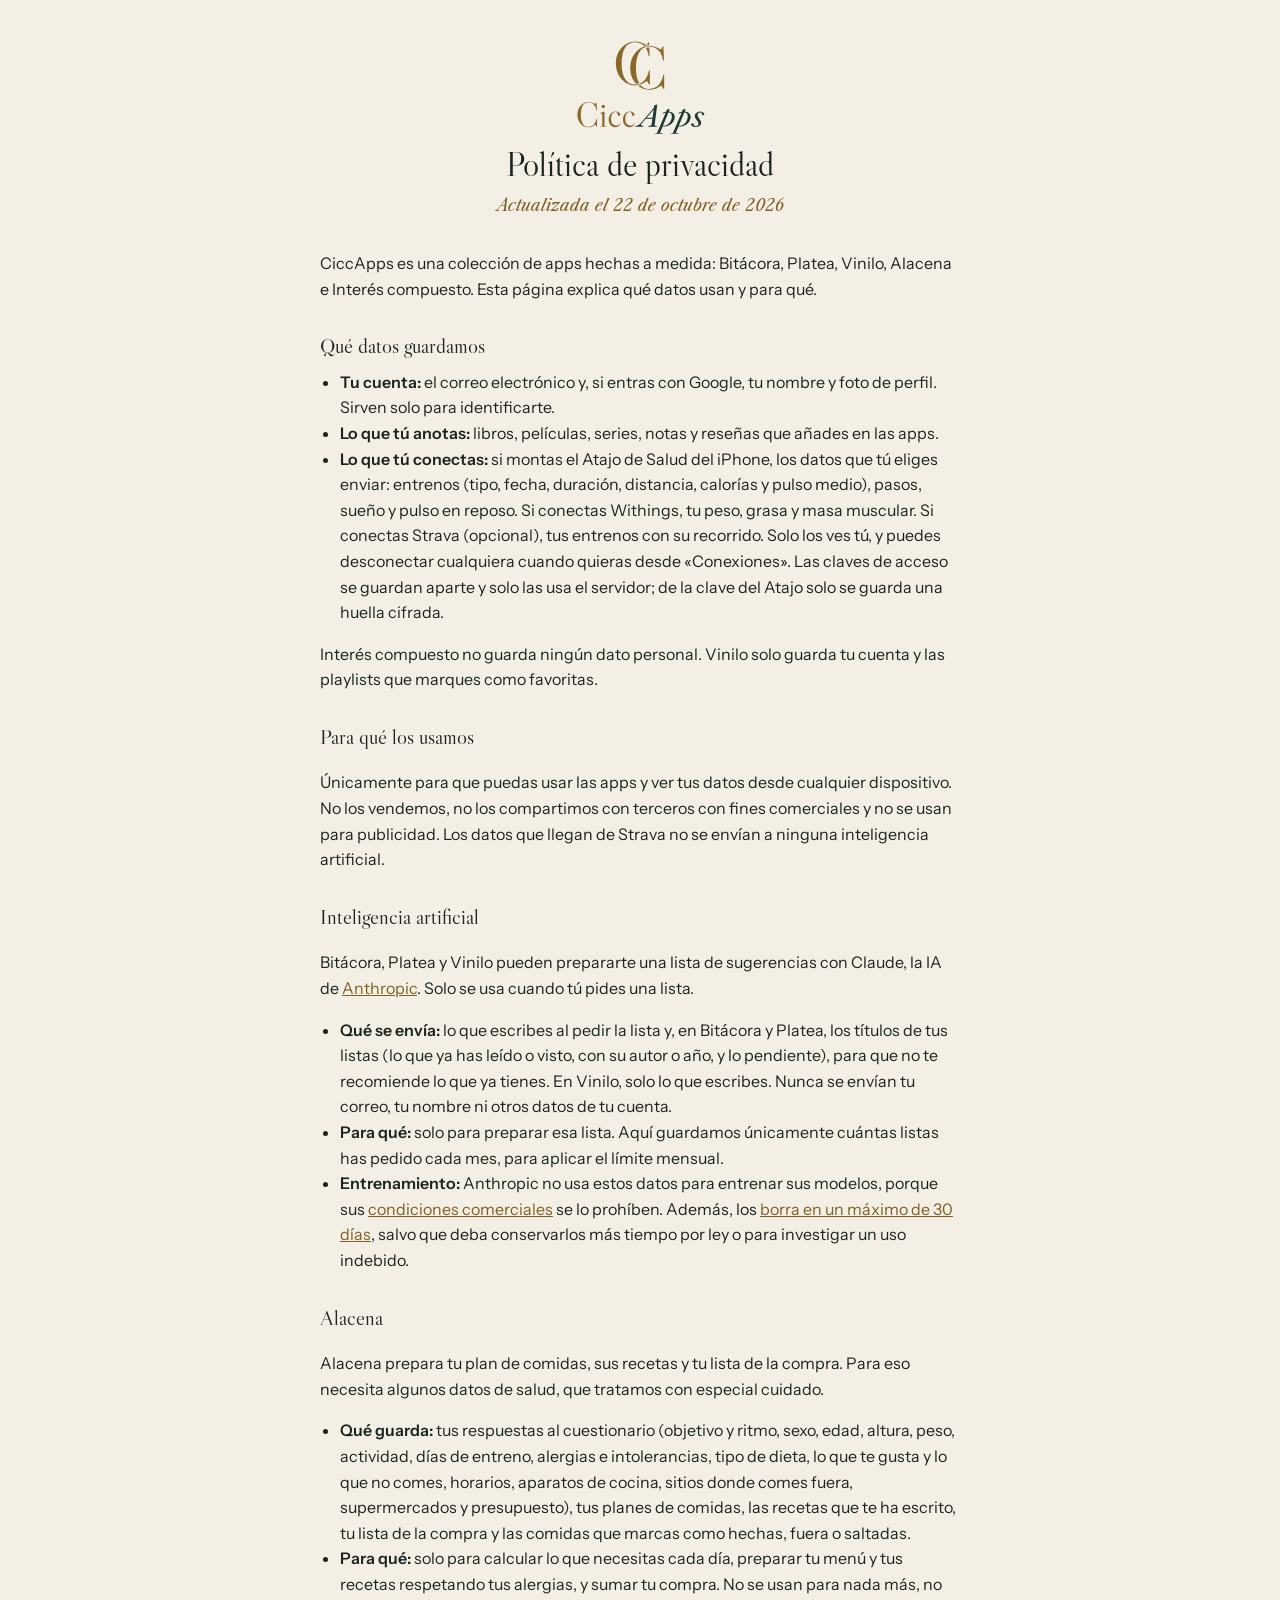
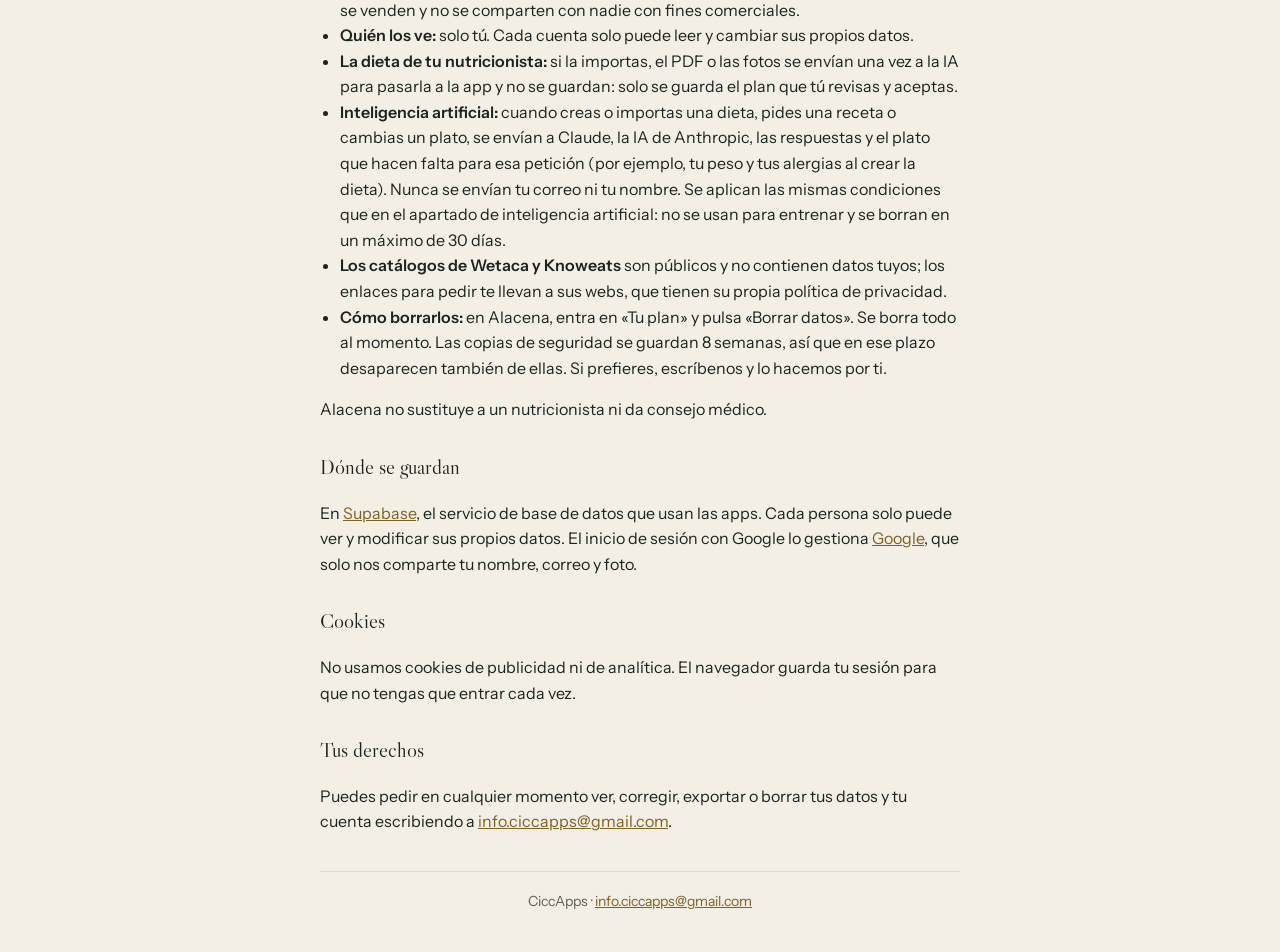
<file: privacidad/index.html>
<!doctype html>
<html lang="es">
<head>
<meta charset="utf-8">
<meta name="viewport" content="width=device-width,initial-scale=1,viewport-fit=cover">
<title>Privacidad · CiccApps</title>
<meta name="description" content="Política de privacidad de CiccApps.">
<meta name="theme-color" content="#F3EFE4" media="(prefers-color-scheme: light)">
<meta name="theme-color" content="#0F1A17" media="(prefers-color-scheme: dark)">
<link rel="icon" type="image/png" href="../iconos/favicon-32.png">
<link rel="stylesheet" href="../compartido/ciccapps.css?v=37">
<style>
* { box-sizing: border-box; }
html { -webkit-text-size-adjust: 100%; }
body { margin: 0; background: var(--cc-fondo); color: var(--cc-tinta); font-family: var(--cc-sans); font-size: 16px; line-height: 1.6; }
main { max-width: 680px; margin: 0 auto; padding: max(40px, env(safe-area-inset-top)) max(20px, env(safe-area-inset-right)) max(40px, env(safe-area-inset-bottom)) max(20px, env(safe-area-inset-left)); }
header { display: flex; flex-direction: column; align-items: center; gap: 10px; text-align: center; margin-bottom: 32px; }
header a img { width: auto; height: 96px; display: block; }
header .osc { display: none; }
@media (prefers-color-scheme: dark) { header .cla { display: none; } header .osc { display: block; } }
h1 { margin: 0; font-family: var(--cc-display); font-weight: 400; font-size: 34px; line-height: 1.1; }
header p { margin: 0; font-family: var(--cc-serif); font-style: italic; color: var(--cc-oro); }
h2 { margin: 28px 0 6px; font-family: var(--cc-display); font-weight: 400; font-size: 21px; }
p, li { color: var(--cc-tinta); }
ul { padding-left: 20px; margin: 6px 0; }
a { color: var(--cc-oro); }
footer { margin-top: 36px; padding-top: 18px; border-top: 1px solid var(--cc-linea); font-size: 14px; color: var(--cc-tinta-suave); text-align: center; }
</style>
</head>
<body>
<main>
  <header>
    <a href="../" aria-label="Ir a CiccApps"><img class="cla" src="../iconos/logotipo-apilado-claro.svg" alt="CiccApps"><img class="osc" src="../iconos/logotipo-apilado-oscuro.svg" alt="CiccApps"></a>
    <h1>Política de privacidad</h1>
    <p>Actualizada el 22 de octubre de 2026</p>
  </header>

  <p>CiccApps es una colección de apps hechas a medida: Bitácora, Platea, Vinilo, Alacena e Interés compuesto. Esta página explica qué datos usan y para qué.</p>

  <h2>Qué datos guardamos</h2>
  <ul>
    <li><strong>Tu cuenta:</strong> el correo electrónico y, si entras con Google, tu nombre y foto de perfil. Sirven solo para identificarte.</li>
    <li><strong>Lo que tú anotas:</strong> libros, películas, series, notas y reseñas que añades en las apps.</li>
    <li><strong>Lo que tú conectas:</strong> si montas el Atajo de Salud del iPhone, los datos que tú eliges enviar: entrenos (tipo, fecha, duración, distancia, calorías y pulso medio), pasos, sueño y pulso en reposo. Si conectas Withings, tu peso, grasa y masa muscular. Si conectas Strava (opcional), tus entrenos con su recorrido. Solo los ves tú, y puedes desconectar cualquiera cuando quieras desde «Conexiones». Las claves de acceso se guardan aparte y solo las usa el servidor; de la clave del Atajo solo se guarda una huella cifrada.</li>
  </ul>
  <p>Interés compuesto no guarda ningún dato personal. Vinilo solo guarda tu cuenta y las playlists que marques como favoritas.</p>

  <h2>Para qué los usamos</h2>
  <p>Únicamente para que puedas usar las apps y ver tus datos desde cualquier dispositivo. No los vendemos, no los compartimos con terceros con fines comerciales y no se usan para publicidad. Los datos que llegan de Strava no se envían a ninguna inteligencia artificial.</p>

  <h2>Inteligencia artificial</h2>
  <p>Bitácora, Platea y Vinilo pueden prepararte una lista de sugerencias con Claude, la IA de <a href="https://www.anthropic.com/legal/privacy" rel="noopener">Anthropic</a>. Solo se usa cuando tú pides una lista.</p>
  <ul>
    <li><strong>Qué se envía:</strong> lo que escribes al pedir la lista y, en Bitácora y Platea, los títulos de tus listas (lo que ya has leído o visto, con su autor o año, y lo pendiente), para que no te recomiende lo que ya tienes. En Vinilo, solo lo que escribes. Nunca se envían tu correo, tu nombre ni otros datos de tu cuenta.</li>
    <li><strong>Para qué:</strong> solo para preparar esa lista. Aquí guardamos únicamente cuántas listas has pedido cada mes, para aplicar el límite mensual.</li>
    <li><strong>Entrenamiento:</strong> Anthropic no usa estos datos para entrenar sus modelos, porque sus <a href="https://www.anthropic.com/legal/commercial-terms" rel="noopener">condiciones comerciales</a> se lo prohíben. Además, los <a href="https://privacy.claude.com/en/articles/7996866-how-long-do-you-store-my-organization-s-data" rel="noopener">borra en un máximo de 30 días</a>, salvo que deba conservarlos más tiempo por ley o para investigar un uso indebido.</li>
  </ul>

  <h2 id="alacena">Alacena</h2>
  <p>Alacena prepara tu plan de comidas, sus recetas y tu lista de la compra. Para eso necesita algunos datos de salud, que tratamos con especial cuidado.</p>
  <ul>
    <li><strong>Qué guarda:</strong> tus respuestas al cuestionario (objetivo y ritmo, sexo, edad, altura, peso, actividad, días de entreno, alergias e intolerancias, tipo de dieta, lo que te gusta y lo que no comes, horarios, aparatos de cocina, sitios donde comes fuera, supermercados y presupuesto), tus planes de comidas, las recetas que te ha escrito, tu lista de la compra y las comidas que marcas como hechas, fuera o saltadas.</li>
    <li><strong>Para qué:</strong> solo para calcular lo que necesitas cada día, preparar tu menú y tus recetas respetando tus alergias, y sumar tu compra. No se usan para nada más, no se venden y no se comparten con nadie con fines comerciales.</li>
    <li><strong>Quién los ve:</strong> solo tú. Cada cuenta solo puede leer y cambiar sus propios datos.</li>
    <li><strong>La dieta de tu nutricionista:</strong> si la importas, el PDF o las fotos se envían una vez a la IA para pasarla a la app y no se guardan: solo se guarda el plan que tú revisas y aceptas.</li>
    <li><strong>Inteligencia artificial:</strong> cuando creas o importas una dieta, pides una receta o cambias un plato, se envían a Claude, la IA de Anthropic, las respuestas y el plato que hacen falta para esa petición (por ejemplo, tu peso y tus alergias al crear la dieta). Nunca se envían tu correo ni tu nombre. Se aplican las mismas condiciones que en el apartado de inteligencia artificial: no se usan para entrenar y se borran en un máximo de 30 días.</li>
    <li><strong>Los catálogos de Wetaca y Knoweats</strong> son públicos y no contienen datos tuyos; los enlaces para pedir te llevan a sus webs, que tienen su propia política de privacidad.</li>
    <li><strong>Cómo borrarlos:</strong> en Alacena, entra en «Tu plan» y pulsa «Borrar datos». Se borra todo al momento. Las copias de seguridad se guardan 8 semanas, así que en ese plazo desaparecen también de ellas. Si prefieres, escríbenos y lo hacemos por ti.</li>
  </ul>
  <p>Alacena no sustituye a un nutricionista ni da consejo médico.</p>

  <h2>Dónde se guardan</h2>
  <p>En <a href="https://supabase.com/privacy" rel="noopener">Supabase</a>, el servicio de base de datos que usan las apps. Cada persona solo puede ver y modificar sus propios datos. El inicio de sesión con Google lo gestiona <a href="https://policies.google.com/privacy" rel="noopener">Google</a>, que solo nos comparte tu nombre, correo y foto.</p>

  <h2>Cookies</h2>
  <p>No usamos cookies de publicidad ni de analítica. El navegador guarda tu sesión para que no tengas que entrar cada vez.</p>

  <h2>Tus derechos</h2>
  <p>Puedes pedir en cualquier momento ver, corregir, exportar o borrar tus datos y tu cuenta escribiendo a <a href="mailto:info.ciccapps@gmail.com">info.ciccapps@gmail.com</a>.</p>

  <footer>CiccApps · <a href="mailto:info.ciccapps@gmail.com">info.ciccapps@gmail.com</a></footer>
</main>
</body>
</html>
</file>
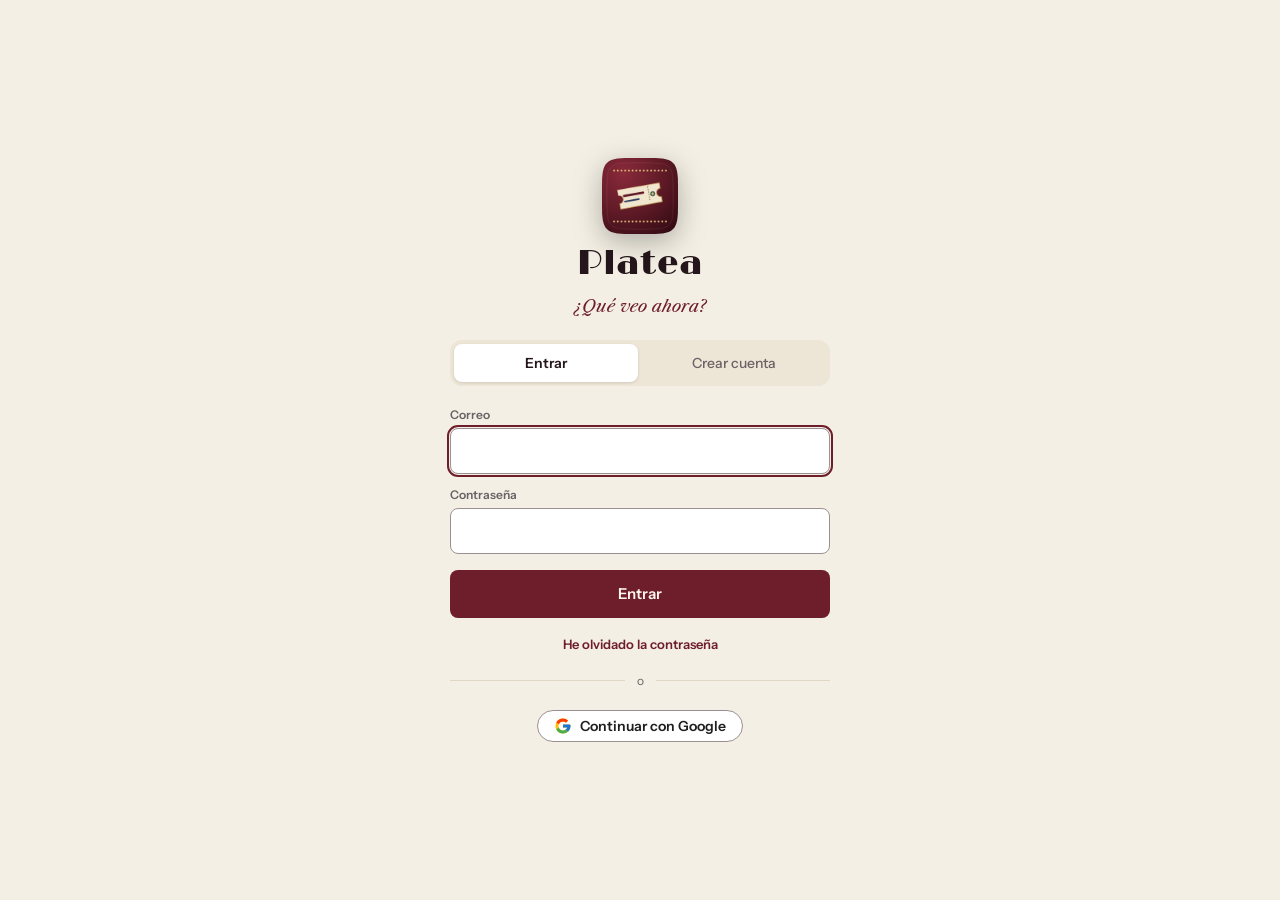
<file: taquilla/index.html>
<!doctype html><html lang="es"><head><meta charset="utf-8"><title>Platea</title><meta http-equiv="refresh" content="0; url=/platea/"><link rel="canonical" href="/platea/"><script>location.replace('/platea/'+location.search+location.hash)</script></head><body></body></html>
</file>
<file: compartido/ciccapps.css>
/* CiccApps — piezas compartidas por todas las apps: fuentes de la marca, firma y pantalla de acceso. */
@font-face { font-family: "EB Garamond"; src: url(fuentes/EBGaramond-500.woff2) format("woff2"); font-weight: 500; font-display: swap; }
@font-face { font-family: "IM Fell English"; src: url(fuentes/IMFellEnglish-400.woff2) format("woff2"); font-weight: 400; font-display: swap; }
@font-face { font-family: "IM Fell English"; src: url(fuentes/IMFellEnglish-400i.woff2) format("woff2"); font-weight: 400; font-style: italic; font-display: swap; }
@font-face { font-family: "Libre Caslon Display"; src: url(fuentes/LibreCaslonDisplay-Regular.woff2) format("woff2"); font-weight: 400; font-display: swap; }
@font-face { font-family: "Libre Caslon Text"; src: url(fuentes/LibreCaslonText-Regular.woff2) format("woff2"); font-weight: 400; font-display: swap; }
@font-face { font-family: "Libre Caslon Text"; src: url(fuentes/LibreCaslonText-Italic.woff2) format("woff2"); font-weight: 400; font-style: italic; font-display: swap; }
@font-face { font-family: "Instrument Sans"; src: url(fuentes/InstrumentSans-400.woff2) format("woff2"); font-weight: 400; font-display: swap; }
@font-face { font-family: "Instrument Sans"; src: url(fuentes/InstrumentSans-500.woff2) format("woff2"); font-weight: 500; font-display: swap; }
@font-face { font-family: "Instrument Sans"; src: url(fuentes/InstrumentSans-600.woff2) format("woff2"); font-weight: 600; font-display: swap; }
@font-face { font-family: "IBM Plex Mono"; src: url(fuentes/IBMPlexMono-400.woff2) format("woff2"); font-weight: 400; font-display: swap; }
@font-face { font-family: "IBM Plex Mono"; src: url(fuentes/IBMPlexMono-500.woff2) format("woff2"); font-weight: 500; font-display: swap; }

/* Fuentes propias de cada app (alojadas aquí: funcionan sin conexión) */
@font-face { font-family: "Limelight"; src: url(fuentes/Limelight-400.woff2) format("woff2"); font-weight: 400; font-display: swap; }
@font-face { font-family: "Manrope"; src: url(fuentes/Manrope-400.woff2) format("woff2"); font-weight: 400; font-display: swap; }
@font-face { font-family: "Manrope"; src: url(fuentes/Manrope-600.woff2) format("woff2"); font-weight: 500 600; font-display: swap; }
@font-face { font-family: "Manrope"; src: url(fuentes/Manrope-700.woff2) format("woff2"); font-weight: 700 800; font-display: swap; }
@font-face { font-family: "JetBrains Mono"; src: url(fuentes/JetBrainsMono-400.woff2) format("woff2"); font-weight: 400 500; font-display: swap; }
@font-face { font-family: "DM Serif Display"; src: url(fuentes/DMSerifDisplay-400.woff2) format("woff2"); font-weight: 400; font-display: swap; }
@font-face { font-family: "DM Serif Display"; src: url(fuentes/DMSerifDisplay-400i.woff2) format("woff2"); font-weight: 400; font-style: italic; font-display: swap; }
@font-face { font-family: "Karla"; src: url(fuentes/Karla-400.woff2) format("woff2"); font-weight: 400; font-display: swap; }
@font-face { font-family: "Karla"; src: url(fuentes/Karla-500.woff2) format("woff2"); font-weight: 500 600; font-display: swap; }
@font-face { font-family: "Karla"; src: url(fuentes/Karla-700.woff2) format("woff2"); font-weight: 700; font-display: swap; }
@font-face { font-family: "Bebas Neue"; src: url(fuentes/BebasNeue-400.woff2) format("woff2"); font-weight: 400; font-display: swap; }

/* Sin zoom con doble toque: al pulsar rápido un botón no se amplía la página. Ampliar con dos dedos sigue funcionando. */
* { touch-action: manipulation; }

:root {
  --cc-fondo: #F3EFE4; --cc-fondo-alto: #FBF8F0; --cc-hundido: #E9E3D3; --cc-linea: #E0D9C8; --cc-linea-fuerte: #8F8A78;
  --cc-tinta: #1B2420; --cc-tinta-suave: #5A615A; --cc-oro: #7E6024; --cc-oro-claro: #D9B878;
  --cc-primario: #1D3A32; --cc-sobre-primario: #F3EFE4; --cc-aviso: #8E5410;
  --cc-display: "Libre Caslon Display", "Libre Caslon Text", Georgia, serif;
  --cc-serif: "Libre Caslon Text", Georgia, serif;
  --cc-sans: "Instrument Sans", system-ui, -apple-system, "Segoe UI", sans-serif;
}
@media (prefers-color-scheme: dark) { :root {
  --cc-fondo: #0F1A17; --cc-fondo-alto: #16241F; --cc-hundido: #1E2E28; --cc-linea: #263A33; --cc-linea-fuerte: #5E7068;
  --cc-tinta: #EDE6D3; --cc-tinta-suave: #9DA89F; --cc-oro: #D9B878; --cc-primario: #D9B878; --cc-sobre-primario: #0F1A17; --cc-aviso: #E0A25A;
} }

/* Firma: «Bitácora · una CiccApp» */
.cc-firma { display: flex; flex-direction: column; align-items: center; justify-content: center; gap: 6px; margin: 0; padding-block: 12px 8px; padding-inline: max(20px, env(safe-area-inset-left, 0px)) max(20px, env(safe-area-inset-right, 0px)); text-align: center; font-family: var(--cc-serif); font-style: italic; font-size: 14px; color: var(--cc-tinta-suave); }
.cc-firma img { width: 30px; height: auto; display: block; }
.cc-firma .txt { display: block; }
.cc-firma a { order: 2; }
.cc-firma .sep { color: var(--cc-oro); font-style: normal; }
.cc-firma .osc { display: none; }
@media (prefers-color-scheme: dark) { .cc-firma .cla { display: none; } .cc-firma .osc { display: block; } }
.cc-firma a { color: inherit; text-decoration: none; }
/* Derechos bajo la firma: pequeño y discreto; en pantallas estrechas, en dos líneas sin el punto */
.cc-copy { order: 3; display: block; margin-top: 4px; font-family: var(--cc-sans); font-style: normal; font-size: 11px; line-height: 1.5; letter-spacing: .01em; color: var(--cc-tinta-suave); opacity: .8; }
.cc-copy span { white-space: nowrap; }
@media (max-width: 440px) { .cc-copy span { display: block; } .cc-copy .cc-copy-sep { display: none; } }

/* Pantalla de acceso */
.cc-acceso { position: fixed; inset: 0; z-index: 100; background: var(--cc-fondo); color: var(--cc-tinta); font-family: var(--cc-sans);
  display: flex; align-items: center; justify-content: center; overflow-y: auto;
  padding: max(24px, env(safe-area-inset-top)) max(20px, env(safe-area-inset-right)) max(24px, env(safe-area-inset-bottom)) max(20px, env(safe-area-inset-left)); }
.cc-acceso[hidden] { display: none; }
.cc-caja { width: 100%; max-width: 380px; display: flex; flex-direction: column; gap: 20px; }
.cc-cabeza { display: flex; flex-direction: column; align-items: center; gap: 12px; text-align: center; }
.cc-cabeza .cc-ico { filter: drop-shadow(0 8px 14px rgba(0,0,0,.28)); line-height: 0; }
.cc-cabeza img { width: 76px; height: 76px; display: block; -webkit-mask: url("data:image/svg+xml,%3Csvg xmlns='http://www.w3.org/2000/svg' viewBox='0 0 100 100'%3E%3Cpath d='M100.0 50.0L100.0 63.7L99.9 68.1L99.9 71.2L99.8 73.8L99.6 76.0L99.4 77.9L99.2 79.7L99.0 81.3L98.7 82.7L98.4 84.0L98.1 85.3L97.7 86.5L97.3 87.5L96.9 88.6L96.4 89.5L95.9 90.4L95.4 91.3L94.8 92.1L94.2 92.8L93.5 93.5L92.8 94.2L92.1 94.8L91.3 95.4L90.4 95.9L89.5 96.4L88.6 96.9L87.5 97.3L86.5 97.7L85.3 98.1L84.0 98.4L82.7 98.7L81.3 99.0L79.7 99.2L77.9 99.4L76.0 99.6L73.8 99.8L71.2 99.9L68.1 99.9L63.7 100.0L50.0 100.0L36.3 100.0L31.9 99.9L28.8 99.9L26.2 99.8L24.0 99.6L22.1 99.4L20.3 99.2L18.7 99.0L17.3 98.7L16.0 98.4L14.7 98.1L13.5 97.7L12.5 97.3L11.4 96.9L10.5 96.4L9.6 95.9L8.7 95.4L7.9 94.8L7.2 94.2L6.5 93.5L5.8 92.8L5.2 92.1L4.6 91.3L4.1 90.4L3.6 89.5L3.1 88.6L2.7 87.5L2.3 86.5L1.9 85.3L1.6 84.0L1.3 82.7L1.0 81.3L0.8 79.7L0.6 77.9L0.4 76.0L0.2 73.8L0.1 71.2L0.1 68.1L0.0 63.7L0.0 50.0L0.0 36.3L0.1 31.9L0.1 28.8L0.2 26.2L0.4 24.0L0.6 22.1L0.8 20.3L1.0 18.7L1.3 17.3L1.6 16.0L1.9 14.7L2.3 13.5L2.7 12.5L3.1 11.4L3.6 10.5L4.1 9.6L4.6 8.7L5.2 7.9L5.8 7.2L6.5 6.5L7.2 5.8L7.9 5.2L8.7 4.6L9.6 4.1L10.5 3.6L11.4 3.1L12.5 2.7L13.5 2.3L14.7 1.9L16.0 1.6L17.3 1.3L18.7 1.0L20.3 0.8L22.1 0.6L24.0 0.4L26.2 0.2L28.8 0.1L31.9 0.1L36.3 0.0L50.0 0.0L63.7 0.0L68.1 0.1L71.2 0.1L73.8 0.2L76.0 0.4L77.9 0.6L79.7 0.8L81.3 1.0L82.7 1.3L84.0 1.6L85.3 1.9L86.5 2.3L87.5 2.7L88.6 3.1L89.5 3.6L90.4 4.1L91.3 4.6L92.1 5.2L92.8 5.8L93.5 6.5L94.2 7.2L94.8 7.9L95.4 8.7L95.9 9.6L96.4 10.5L96.9 11.4L97.3 12.5L97.7 13.5L98.1 14.7L98.4 16.0L98.7 17.3L99.0 18.7L99.2 20.3L99.4 22.1L99.6 24.0L99.8 26.2L99.9 28.8L99.9 31.9L100.0 36.3Z'/%3E%3C/svg%3E") center / 100% 100% no-repeat; mask: url("data:image/svg+xml,%3Csvg xmlns='http://www.w3.org/2000/svg' viewBox='0 0 100 100'%3E%3Cpath d='M100.0 50.0L100.0 63.7L99.9 68.1L99.9 71.2L99.8 73.8L99.6 76.0L99.4 77.9L99.2 79.7L99.0 81.3L98.7 82.7L98.4 84.0L98.1 85.3L97.7 86.5L97.3 87.5L96.9 88.6L96.4 89.5L95.9 90.4L95.4 91.3L94.8 92.1L94.2 92.8L93.5 93.5L92.8 94.2L92.1 94.8L91.3 95.4L90.4 95.9L89.5 96.4L88.6 96.9L87.5 97.3L86.5 97.7L85.3 98.1L84.0 98.4L82.7 98.7L81.3 99.0L79.7 99.2L77.9 99.4L76.0 99.6L73.8 99.8L71.2 99.9L68.1 99.9L63.7 100.0L50.0 100.0L36.3 100.0L31.9 99.9L28.8 99.9L26.2 99.8L24.0 99.6L22.1 99.4L20.3 99.2L18.7 99.0L17.3 98.7L16.0 98.4L14.7 98.1L13.5 97.7L12.5 97.3L11.4 96.9L10.5 96.4L9.6 95.9L8.7 95.4L7.9 94.8L7.2 94.2L6.5 93.5L5.8 92.8L5.2 92.1L4.6 91.3L4.1 90.4L3.6 89.5L3.1 88.6L2.7 87.5L2.3 86.5L1.9 85.3L1.6 84.0L1.3 82.7L1.0 81.3L0.8 79.7L0.6 77.9L0.4 76.0L0.2 73.8L0.1 71.2L0.1 68.1L0.0 63.7L0.0 50.0L0.0 36.3L0.1 31.9L0.1 28.8L0.2 26.2L0.4 24.0L0.6 22.1L0.8 20.3L1.0 18.7L1.3 17.3L1.6 16.0L1.9 14.7L2.3 13.5L2.7 12.5L3.1 11.4L3.6 10.5L4.1 9.6L4.6 8.7L5.2 7.9L5.8 7.2L6.5 6.5L7.2 5.8L7.9 5.2L8.7 4.6L9.6 4.1L10.5 3.6L11.4 3.1L12.5 2.7L13.5 2.3L14.7 1.9L16.0 1.6L17.3 1.3L18.7 1.0L20.3 0.8L22.1 0.6L24.0 0.4L26.2 0.2L28.8 0.1L31.9 0.1L36.3 0.0L50.0 0.0L63.7 0.0L68.1 0.1L71.2 0.1L73.8 0.2L76.0 0.4L77.9 0.6L79.7 0.8L81.3 1.0L82.7 1.3L84.0 1.6L85.3 1.9L86.5 2.3L87.5 2.7L88.6 3.1L89.5 3.6L90.4 4.1L91.3 4.6L92.1 5.2L92.8 5.8L93.5 6.5L94.2 7.2L94.8 7.9L95.4 8.7L95.9 9.6L96.4 10.5L96.9 11.4L97.3 12.5L97.7 13.5L98.1 14.7L98.4 16.0L98.7 17.3L99.0 18.7L99.2 20.3L99.4 22.1L99.6 24.0L99.8 26.2L99.9 28.8L99.9 31.9L100.0 36.3Z'/%3E%3C/svg%3E") center / 100% 100% no-repeat; }
.cc-cabeza h1 { margin: 0; font-family: var(--cc-display-app, var(--cc-display)); letter-spacing: var(--cc-display-tracking, 0); font-weight: 400; font-size: 34px; line-height: 1.05; }
.cc-cabeza p { margin: 0; font-family: var(--cc-serif); font-style: italic; font-size: 17px; color: var(--cc-oro); }
.cc-google { display: flex; align-self: center; align-items: center; justify-content: center; gap: 8px; min-height: 32px; padding: 0 16px; border: 1px solid var(--cc-linea-fuerte); border-radius: 999px; background: #FFFFFF; color: #1F1F1F; font: 600 14px var(--cc-sans); cursor: pointer; }
.cc-gsi { display: flex; justify-content: center; min-height: 32px; color-scheme: light; }
.cc-gsi iframe { color-scheme: light; background: transparent !important; }
.cc-gsi[hidden], .cc-google[hidden] { display: none; }
.cc-google:focus-visible { outline: 2px solid var(--cc-oro); outline-offset: 2px; }
.cc-o { display: flex; align-items: center; gap: 12px; margin-top: -6px; color: var(--cc-tinta-suave); font-size: 12px; }
.cc-o::before, .cc-o::after { content: ""; flex: 1; height: 1px; background: var(--cc-linea); }
.cc-modos { display: grid; grid-template-columns: 1fr 1fr; gap: 4px; padding: 4px; background: var(--cc-hundido); border-radius: 12px; }
.cc-modos button { min-height: 38px; border: 0; border-radius: 8px; background: transparent; color: var(--cc-tinta-suave); font: 500 14px var(--cc-sans); cursor: pointer; }
.cc-modos button[aria-pressed="true"] { background: var(--cc-fondo-alto); color: var(--cc-tinta); font-weight: 600; box-shadow: 0 1px 3px rgba(0,0,0,.12); }
.cc-form { display: flex; flex-direction: column; gap: 12px; }
.cc-campo { display: flex; flex-direction: column; gap: 4px; }
.cc-campo label { font-size: 12px; font-weight: 600; color: var(--cc-tinta-suave); }
.cc-campo input { font: 16px var(--cc-sans); padding: 12px; border: 1px solid var(--cc-linea-fuerte); border-radius: 8px; background: var(--cc-fondo-alto); color: var(--cc-tinta); width: 100%; box-sizing: border-box; }
.cc-campo input:focus { outline: 2px solid var(--cc-oro); outline-offset: 1px; }
.cc-enviar { min-height: 48px; border: 0; border-radius: 8px; background: var(--cc-primario); color: var(--cc-sobre-primario); font: 600 15px var(--cc-sans); cursor: pointer; margin-top: 4px; }
.cc-enviar:disabled { opacity: .5; }
.cc-msg { margin: 0; font-size: 14px; line-height: 1.45; min-height: 1.45em; text-align: center; }
.cc-msg:empty { display: none; }
.cc-msg.error { color: var(--cc-aviso); }
.cc-pie { display: flex; justify-content: center; margin-top: -8px; }
.cc-enlace { border: 0; background: none; color: var(--cc-oro); font: 600 13px var(--cc-sans); cursor: pointer; padding: 4px 8px; line-height: 20px; }
:focus-visible { outline-color: var(--cc-oro); }


/* Barra lateral del iPhone Duo (común a todas las apps; cada app pone sus colores y cuándo se ve, con .rail.si).
   Va en la franja segura de la derecha, con su eje alineado con la hora y la batería de iOS (6px a la izquierda del centro de la franja),
   y empieza donde empieza el dock de la pantalla de inicio del Duo (248px), por debajo de la hora, la batería y las actividades
   que iOS pone encima (música, mapas…). Anclada arriba: no depende del alto de la pantalla, que iOS cambia al desplazar, así que no se mueve. */
.rail { position: fixed; top: 248px; right: 6px; width: env(safe-area-inset-right, 0px); box-sizing: border-box;
  flex-direction: column; align-items: center; gap: 10px; pointer-events: none; }
.rail > * { pointer-events: auto; }
/* Dónde va en cada pantalla lo decide compartido/rail.js (clases r-…).
   Duo exterior girado: la franja de la cámara pasa a un lado y la barra va en ella, lejos de la cámara. */
.rail.r-der { top: max(env(safe-area-inset-top, 0px), 20px); right: 0; gap: 8px; }
.rail.r-izq { top: auto; bottom: max(env(safe-area-inset-bottom, 0px), 20px); right: auto; left: 0; width: env(safe-area-inset-left, 0px); gap: 8px; }
/* Pantallas anchas: en el margen derecho, junto al contenido (el JS calcula --rail-x) y centrada en alto */
.rail.r-ancha { top: 50svh; right: var(--rail-x, 24px); width: 44px; transform: translateY(-50%); }
/* iPhone y pantallas sin sitio en el margen: un botón abajo a la derecha que la despliega hacia arriba */
.rail .rail-abrir { display: none; }
/* anclado con svh (el alto pequeño, que no cambia al desplazar) para que no se mueva con la página; crece hacia arriba */
.rail.r-boton { top: calc(100svh - env(safe-area-inset-bottom, 0px) - 16px); right: max(16px, env(safe-area-inset-right, 0px)); width: 44px; transform: translateY(-100%); }
.rail.r-boton > :not(.rail-abrir) { display: none; }
.rail.r-boton.abierta > * { display: grid; }
.rail.r-boton .rail-abrir { display: grid; }
.rail .rail-abrir .x, .rail.abierta .rail-abrir .l { display: none; }
.rail.abierta .rail-abrir .x { display: block; }

/* Ventanas emergentes (comunes: la vitrina de medallas y cualquier hoja de las apps, con .cc-velo > .cc-hoja > .cc-cab).
   En el móvil, hoja desde abajo; en el ordenador, ventana centrada. Con la franja lateral del iPhone Duo (inset derecho de 44px o más)
   flota con el mismo margen de 20px arriba, abajo y a los lados, sobre el fondo difuminado, con forma de D como la pantalla
   exterior: a la derecha, la curva de la pantalla (--cc-curva: 36px arriba y 30px abajo, Miguel 25/10/2026); a la izquierda, la bisagra, esquinas casi rectas. Arriba a la derecha no se recorta: iOS pone ahí la hora, la batería o la burbuja de la música,
   así que es una zona reservada sin datos de --cc-muesca-w × --cc-muesca-h (medida desde la esquina de la hoja), que la X y lo que va
   a la derecha esquivan. Fuera del Duo, las variables valen 0. */
:root {
  --cc-duo: clamp(0px, (env(safe-area-inset-right, 0px) - 43px) * 100, 20px);
  --cc-curva: clamp(0px, (env(safe-area-inset-right, 0px) - 43px) * 100, 36px);
  --cc-muesca-w: clamp(0px, (env(safe-area-inset-right, 0px) - 43px) * 100, env(safe-area-inset-right, 0px) - 20px);
  --cc-muesca-h: clamp(0px, (env(safe-area-inset-right, 0px) - 43px) * 100, 140px);
  /* hueco sobre la hoja: bajo la zona segura en el iPhone; en el Duo, el mismo margen que a los lados */
  /* (con clamp sobre env(), como las demás: así iOS lo calcula siempre igual) */
  --cc-arriba: calc(env(safe-area-inset-top, 0px) + 24px - clamp(0px, (env(safe-area-inset-right, 0px) - 43px) * 100, env(safe-area-inset-top, 0px) + 4px));
  --cc-alto-duo: clamp(0px, (env(safe-area-inset-right, 0px) - 43px) * 100, 9999px);
}
html.cc-abierta, html.cl-abierta { overflow: hidden; }
.cc-velo, .cl-vitrina {
  position: fixed; inset: 0; z-index: 1001; display: flex; align-items: flex-end; justify-content: center; box-sizing: border-box;
  background: rgba(10, 14, 12, 0); transition: background .25s, backdrop-filter .25s, -webkit-backdrop-filter .25s;
}
.cc-velo.cc-dentro, .cl-vitrina.cl-dentro { background: rgba(10, 14, 12, .45); -webkit-backdrop-filter: blur(6px); backdrop-filter: blur(6px); }
/* En el Duo, velo algo más oscuro: así el margen de arriba (sobre la cabecera de la app) se lee igual que el de abajo (sobre la sombra) */
.cc-velo.cc-dentro, .cl-vitrina.cl-dentro { box-shadow: inset 0 0 0 calc(var(--cc-duo) * 100) rgba(10, 14, 12, .3); }
.cc-hoja, .cl-hoja {
  box-sizing: border-box; width: calc(100% - 2 * var(--cc-duo)); margin-bottom: var(--cc-duo);
  max-height: calc(100% - var(--cc-arriba) - var(--cc-duo)); overflow-y: auto; overscroll-behavior: contain;
  /* en el Duo todas las ventanas abren a la altura entera, como la vitrina, aunque tengan poco contenido */
  min-height: min(var(--cc-alto-duo), 100% - var(--cc-arriba) - var(--cc-duo));
  --cc-hi: 20px; --cc-hd: 20px; --cc-hb: calc(max(0px, env(safe-area-inset-bottom, 0px) - var(--cc-duo)) + 20px);
  padding: 0 var(--cc-hd) var(--cc-hb) var(--cc-hi);
  border-radius: calc(20px - .6 * var(--cc-duo)) max(20px, var(--cc-curva)) max(0px, var(--cc-curva) - 6px) calc(.4 * var(--cc-duo)); /* abajo, algo menos curva que arriba, como la pantalla */
  transform: translateY(calc(100% + var(--cc-duo))); transition: transform .3s cubic-bezier(.2, .8, .3, 1);
}
.cc-velo.cc-dentro .cc-hoja, .cl-vitrina.cl-dentro .cl-hoja { transform: none; }
.cc-hoja:focus, .cl-hoja:focus { outline: none; }
@media (orientation: landscape) { .cc-hoja, .cl-hoja { --cc-hi: max(20px, env(safe-area-inset-left, 0px)); --cc-hd: max(20px, env(safe-area-inset-right, 0px)); } }
/* Duo exterior en vertical, app instalada: tras girar el móvil, iOS a veces deja la página --cc-tope px más abajo (html.cc-tope,
   desde rail.js) y por encima se ve lo de debajo, difuminado. Se sube todo ese hueco: la página, lo fijo y lo pegado arriba
   (cada app ajusta sus barras pegadas con calc(… - var(--cc-tope))). */
html.cc-tope body { margin-top: calc(-1 * var(--cc-tope)); }
html.cc-tope body::before, html.cc-tope .cc-velo, html.cc-tope .cl-vitrina { top: calc(-1 * var(--cc-tope)); }
html.cc-tope .rail.r-duo { top: calc(248px - var(--cc-tope)); }
/* Duo exterior girado (html.cc-gira, desde rail.js): la ventana flota con 20px a cada lado, fuera de la franja de la cámara,
   sin zona reservada para la hora (en horizontal iOS no la pone ahí) y con las cuatro esquinas iguales */
html.cc-gira { --cc-duo: 20px; --cc-curva: 24px; --cc-muesca-w: 0px; --cc-muesca-h: 0px; --cc-arriba: 20px; --cc-alto-duo: 9999px; }
html.cc-gira .cc-velo, html.cc-gira .cl-vitrina { align-items: flex-end; padding: 0 env(safe-area-inset-right, 0px) 0 env(safe-area-inset-left, 0px); }
html.cc-gira .cc-hoja, html.cc-gira .cl-hoja { width: calc(100% - 40px); margin: 0 0 20px; max-height: calc(100% - 40px); min-height: calc(100% - 40px);
  border-radius: 24px; --cc-hi: 20px; --cc-hd: 20px; --cc-hb: 20px; }
@media (min-width: 700px) {
  .cc-velo, .cl-vitrina { align-items: center; padding: 24px max(24px, env(safe-area-inset-left, 0px), env(safe-area-inset-right, 0px)); }
  .cc-hoja, .cl-hoja { width: min(760px, 100%); max-height: min(86vh, 900px); min-height: 0; margin: 0; border-radius: 20px; --cc-hi: 28px; --cc-hd: 28px; --cc-hb: 28px;
    transform: translateY(16px) scale(.98); opacity: 0; transition: transform .25s, opacity .25s; }
  .cc-velo.cc-dentro .cc-hoja, .cl-vitrina.cl-dentro .cl-hoja { opacity: 1; }
}
/* Cabecera: franja fija arriba con el título (y, si la hay, su frase .cc-sub debajo, pequeña) a la izquierda y la X a la derecha.
   En el Duo llega siempre hasta el final de la zona de la hora y la batería (--cc-muesca-h): lo que se desplaza pasa por debajo
   de la franja y nunca se mete ahí. La X y lo que va a la derecha se apartan de la muesca. Lo que va a todo el ancho
   (como la barra de la vitrina) cierra la franja, debajo de esa zona. */
/* pegada al borde de arriba de la hoja desde el principio (la hoja no tiene relleno arriba): al desplazar no se mueve nada */
.cc-cab, .cl-cab { position: sticky; top: 0; z-index: 1; display: grid; grid-template-columns: minmax(0, 1fr) auto; align-items: center; align-content: space-between; column-gap: 12px;
  box-sizing: border-box; min-height: var(--cc-muesca-h); margin: 0 -4px; padding: 16px 4px 6px; background: inherit; }
@media (min-width: 700px) { .cc-cab, .cl-cab { padding-top: 18px; } }
/* Cuerpo: si lo que va debajo de la cabecera está dentro de .cc-cuerpo, solo eso se desplaza (y su barra de desplazamiento
   empieza debajo de la franja fija). Va de borde a borde de la hoja, con el mismo relleno, para que la barra quede en el borde. */
.cc-hoja:has(> .cc-cuerpo), .cl-hoja:has(> .cc-cuerpo) { display: flex; flex-direction: column; overflow: hidden; padding-bottom: 0; }
.cc-hoja > .cc-cab, .cl-hoja > .cl-cab { flex: none; }
.cc-cuerpo { flex: 1 1 auto; min-height: 0; overflow-y: auto; overscroll-behavior: contain;
  margin: 0 calc(-1 * var(--cc-hd)) 0 calc(-1 * var(--cc-hi)); padding: 0 var(--cc-hd) var(--cc-hb) var(--cc-hi); }
.cc-sub { display: block; margin: 4px 0 0; font-size: 14px; line-height: 1.35; color: var(--cc-tinta-suave); }
.cc-cab h2 { margin: 0; font-family: var(--cc-display); font-weight: 400; font-size: 26px; line-height: 1.15; }
.cc-cerrar, .cl-cerrar { font: inherit; width: 44px; min-height: 44px; font-size: 34px; line-height: 1; color: var(--cc-tinta-suave); background: none; border: 0; border-radius: 10px; cursor: pointer; margin-left: auto; }
.cc-cab .cc-cerrar, .cl-cab .cl-cerrar { margin-right: max(0px, var(--cc-muesca-w) - 16px); }
.cc-cerrar:focus-visible { outline: 2px solid var(--cc-oro); outline-offset: 2px; }
@media (prefers-reduced-motion: reduce) { .cc-hoja, .cc-velo, .cc-velo.cc-dentro .cc-hoja { transition: opacity .15s; transform: none; } }
</file>
<file: compartido/logros.css>
/* CiccApps — logros comunes: medalla, aviso y vitrina (va con logros.js).
   Cada app puede cambiar las variables --cl-* en su :root; por defecto salen de la marca (--cc-*). */
:root {
  --cl-fondo: var(--cc-fondo-alto, #FBF8F0); --cl-tinta: var(--cc-tinta, #1B2420); --cl-suave: var(--cc-tinta-suave, #5A615A);
  --cl-linea: var(--cc-linea, #E0D9C8); --cl-oro: var(--cc-oro, #7E6024);
  --cl-vacio: var(--cc-hundido, #E9E3D3); --cl-relieve: var(--cc-linea-fuerte, #8F8A78);
  --cl-titulo: var(--cc-display, Georgia, serif); --cl-serif: var(--cc-serif, Georgia, serif); --cl-sans: var(--cc-sans, system-ui, sans-serif);
  --cl-sombra: 0 10px 30px rgba(20, 16, 8, .22);
}
@media (prefers-color-scheme: dark) { :root { --cl-sombra: 0 10px 30px rgba(0, 0, 0, .55); } }

.cl-medalla { display: block; width: 100%; height: auto; aspect-ratio: 1; }

/* Aviso «logro desbloqueado» */
.cl-aviso {
  position: fixed; z-index: 1000; top: calc(env(safe-area-inset-top, 0px) + 10px);
  /* centrado en la pantalla, con el mismo margen a los dos lados aunque la cámara del Duo plegado deje una franja solo a uno */
  left: 50%;
  width: min(400px, calc(100% - 2 * max(16px, env(safe-area-inset-left, 0px), env(safe-area-inset-right, 0px)))); box-sizing: border-box;
  display: flex; align-items: center; gap: 12px; padding: 10px 14px 10px 10px;
  background: var(--cl-fondo); color: var(--cl-tinta); border: 1px solid var(--cl-linea); border-radius: 16px;
  box-shadow: var(--cl-sombra); cursor: pointer; font-family: var(--cl-sans);
  transform: translate(-50%, calc(-100% - 24px)); opacity: 0;
  transition: transform .35s cubic-bezier(.2, .9, .3, 1.2), opacity .25s;
}
.cl-aviso.cl-dentro { transform: translate(-50%, 0); opacity: 1; }
.cl-aviso.cl-fuera { transform: translate(-50%, calc(-100% - 24px)); opacity: 0; transition-timing-function: ease-in; }
.cl-aviso:focus-visible { outline: 2px solid var(--cl-oro); outline-offset: 2px; }
.cl-aviso > .cl-medalla { width: 52px; flex: none; }
.cl-aviso.cl-dentro > .cl-medalla { animation: cl-giro .8s .15s ease-out both; }
@keyframes cl-giro { from { transform: perspective(200px) rotateY(-180deg); } to { transform: perspective(200px) rotateY(0); } }
.cl-aviso-txt { display: flex; flex-direction: column; gap: 1px; min-width: 0; line-height: 1.25; }
.cl-aviso-txt b { font-family: var(--cl-serif); font-size: 16px; font-weight: 400; }
.cl-aviso-txt > span:last-child { font-size: 13px; color: var(--cl-suave); }
.cl-eti { font-family: var(--cl-sans); font-size: 11px; font-weight: 600; letter-spacing: .08em; text-transform: uppercase; color: var(--cl-oro); }
.cl-pila { display: flex; flex: none; }
.cl-pila .cl-medalla { width: 40px; }
.cl-pila .cl-medalla + .cl-medalla { margin-left: -18px; }

/* Vitrina: la hoja y su cabecera son las ventanas emergentes comunes de ciccapps.css (.cl-vitrina = .cc-velo, .cl-hoja = .cc-hoja); aquí, sus colores */
.cl-hoja { background: var(--cl-fondo); color: var(--cl-tinta); font-family: var(--cl-sans); box-shadow: var(--cl-sombra); }
.cl-cab h2 { margin: 0; font-family: var(--cl-titulo); font-weight: 400; font-size: 26px; }
.cl-cerrar { color: var(--cl-suave); }
.cl-volver { font: inherit; color: var(--cl-tinta); background: none; border: 0; cursor: pointer; border-radius: 10px; min-height: 44px; }
.cl-volver { padding: 0 8px 0 0; font-size: 15px; color: var(--cl-oro); font-weight: 600; }
.cl-cerrar:focus-visible, .cl-volver:focus-visible, .cl-med:focus-visible { outline: 2px solid var(--cl-oro); outline-offset: 2px; }
.cl-cuenta { display: block; margin-top: 4px; font-size: 14px; color: var(--cl-suave); }
.cl-cuenta b { font-family: var(--cl-serif); font-size: 20px; font-weight: 400; color: var(--cl-tinta); }
/* antetítulo con el nombre de la app, como en las demás ventanas */
.cl-ante { display: block; margin-bottom: 2px; font-family: var(--cl-sans); font-size: 11px; font-weight: 600; letter-spacing: .14em; text-transform: uppercase; color: var(--cl-suave); }
/* la barra cierra la franja fija de arriba, a todo el ancho y, en el Duo, ya debajo de la hora y la batería */
.cl-cab.cl-con-barra { min-height: calc(var(--cc-muesca-h) + 18px); }
.cl-cab > .cl-barra { grid-column: 1 / -1; }
.cl-barra { height: 4px; margin: 10px 0 2px; border-radius: 2px; background: var(--cl-vacio); overflow: hidden; }
.cl-barra i { display: block; height: 100%; background: var(--cl-oro); border-radius: 2px; }
.cl-grupo { margin-top: 20px; }
.cl-grupo > .cl-eti { display: block; margin-bottom: 10px; }
.cl-rejilla { display: grid; grid-template-columns: repeat(var(--cl-cols, 3), minmax(0, 1fr)); gap: 16px 10px; }
.cl-med {
  display: flex; flex-direction: column; align-items: center; gap: 6px; padding: 6px 2px; min-width: 0;
  font: inherit; color: inherit; text-align: center; background: none; border: 0; border-radius: 12px; cursor: pointer;
}
.cl-med .cl-medalla { width: min(84px, 100%); }
.cl-med b { font-family: var(--cl-serif); font-size: 14px; font-weight: 400; line-height: 1.2; text-wrap: balance; }
.cl-med small { font-size: 12px; line-height: 1.3; color: var(--cl-suave); }
.cl-vacio-txt { margin: 24px 0 8px; font-family: var(--cl-serif); font-style: italic; color: var(--cl-suave); text-align: center; text-wrap: balance; }

/* Detalle de una medalla */
.cl-detalle { display: flex; flex-direction: column; align-items: center; text-align: center; padding: 8px 0 4px; }
.cl-detalle > .cl-medalla { width: 140px; margin-bottom: 12px; }
.cl-detalle h2 { margin: 0 0 6px; font-family: var(--cl-titulo); font-weight: 400; font-size: 26px; text-wrap: balance; }
.cl-detalle p { margin: 0 0 4px; max-width: 34ch; font-family: var(--cl-serif); color: var(--cl-suave); text-wrap: balance; }
.cl-detalle .cl-falta { font-family: var(--cl-sans); font-size: 14px; color: var(--cl-oro); font-weight: 600; }
.cl-niveles { list-style: none; margin: 18px 0 0; padding: 0; width: min(360px, 100%); border-top: 1px solid var(--cl-linea); }
.cl-niveles li { display: grid; grid-template-columns: 1fr 1fr 1fr; gap: 8px; padding: 11px 4px; border-bottom: 1px solid var(--cl-linea); font-size: 14px; color: var(--cl-suave); }
.cl-niveles li span:nth-child(2) { text-align: center; }
.cl-niveles li span:last-child { text-align: right; }
.cl-niveles li.cl-ok { color: var(--cl-tinta); }
.cl-niveles li.cl-ok span:first-child { color: var(--cl-oro); font-weight: 600; }

@media (prefers-reduced-motion: reduce) {
  .cl-aviso, .cl-aviso.cl-fuera { transform: translate(-50%, 0); transition: opacity .15s; }
  .cl-aviso.cl-dentro > .cl-medalla { animation: none; }
  .cl-hoja, .cl-vitrina, .cl-vitrina.cl-dentro .cl-hoja { transition: opacity .15s; transform: none; }
}
</file>
